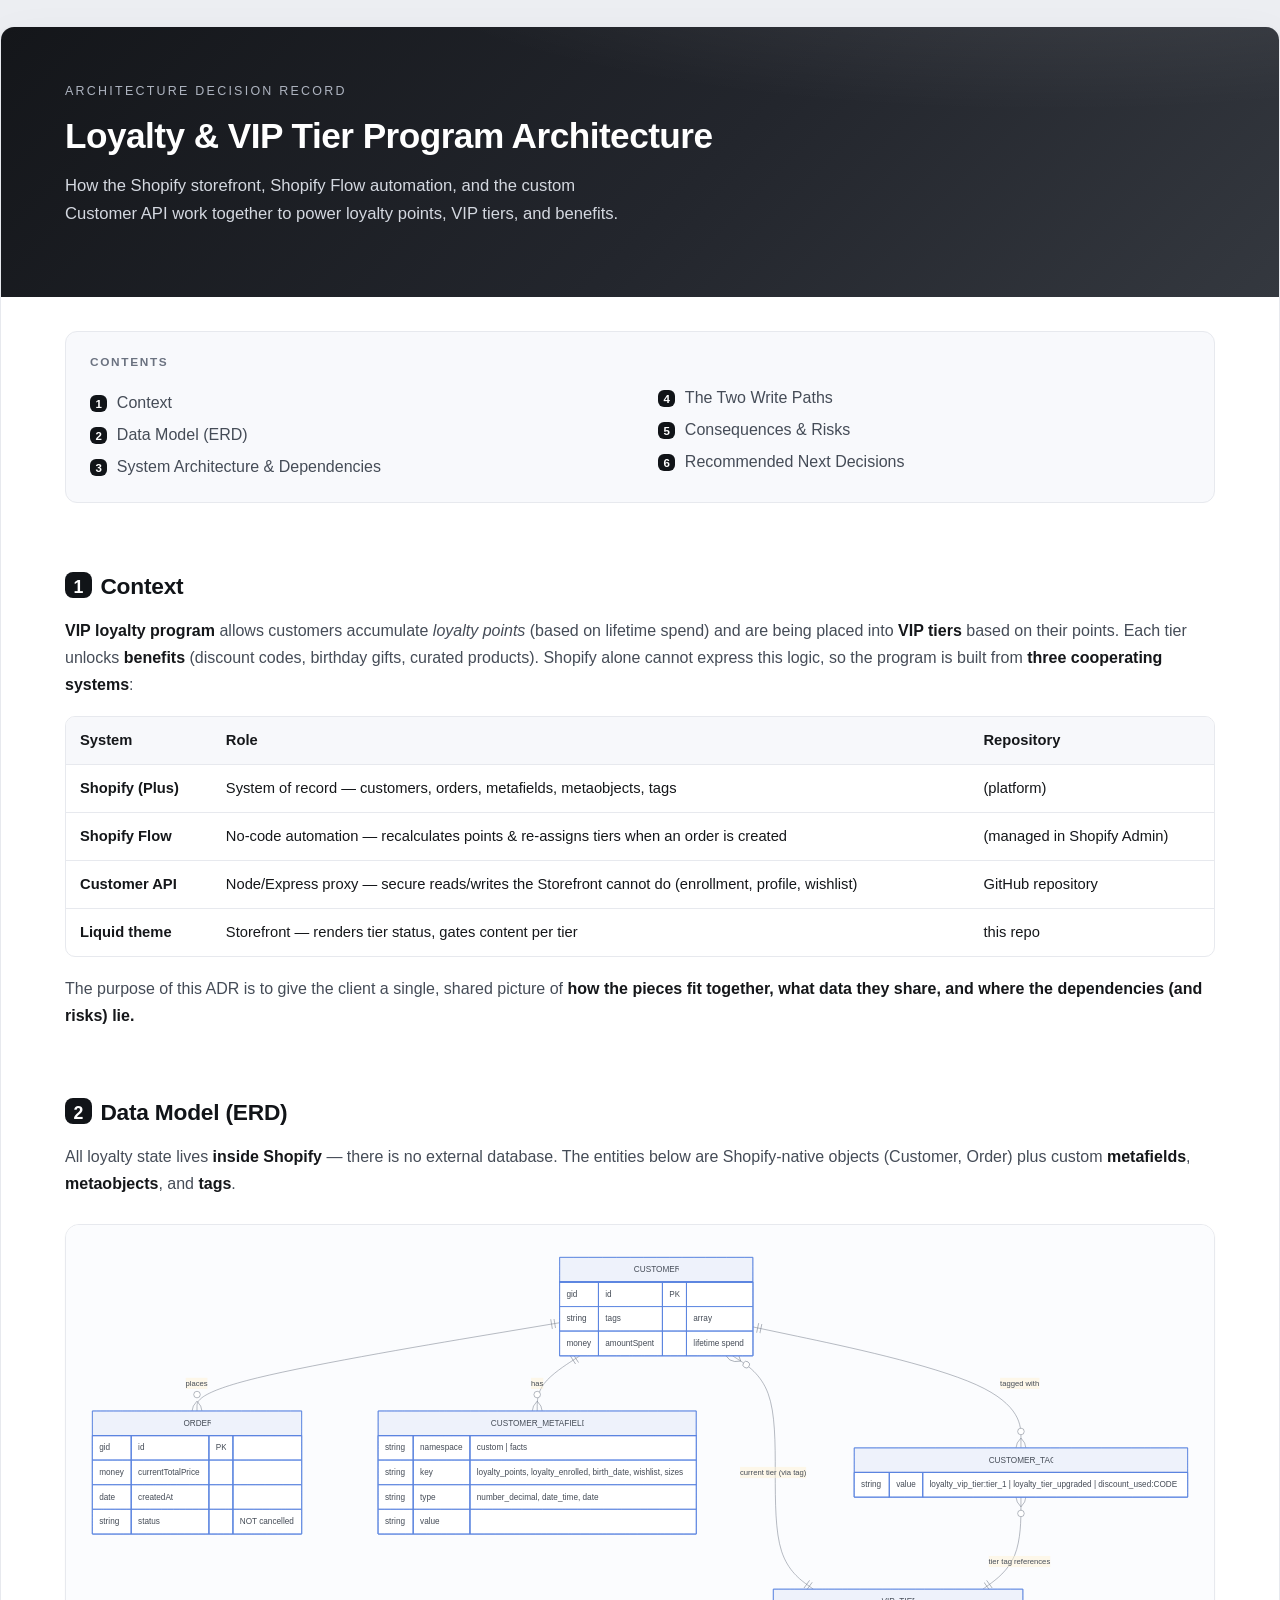
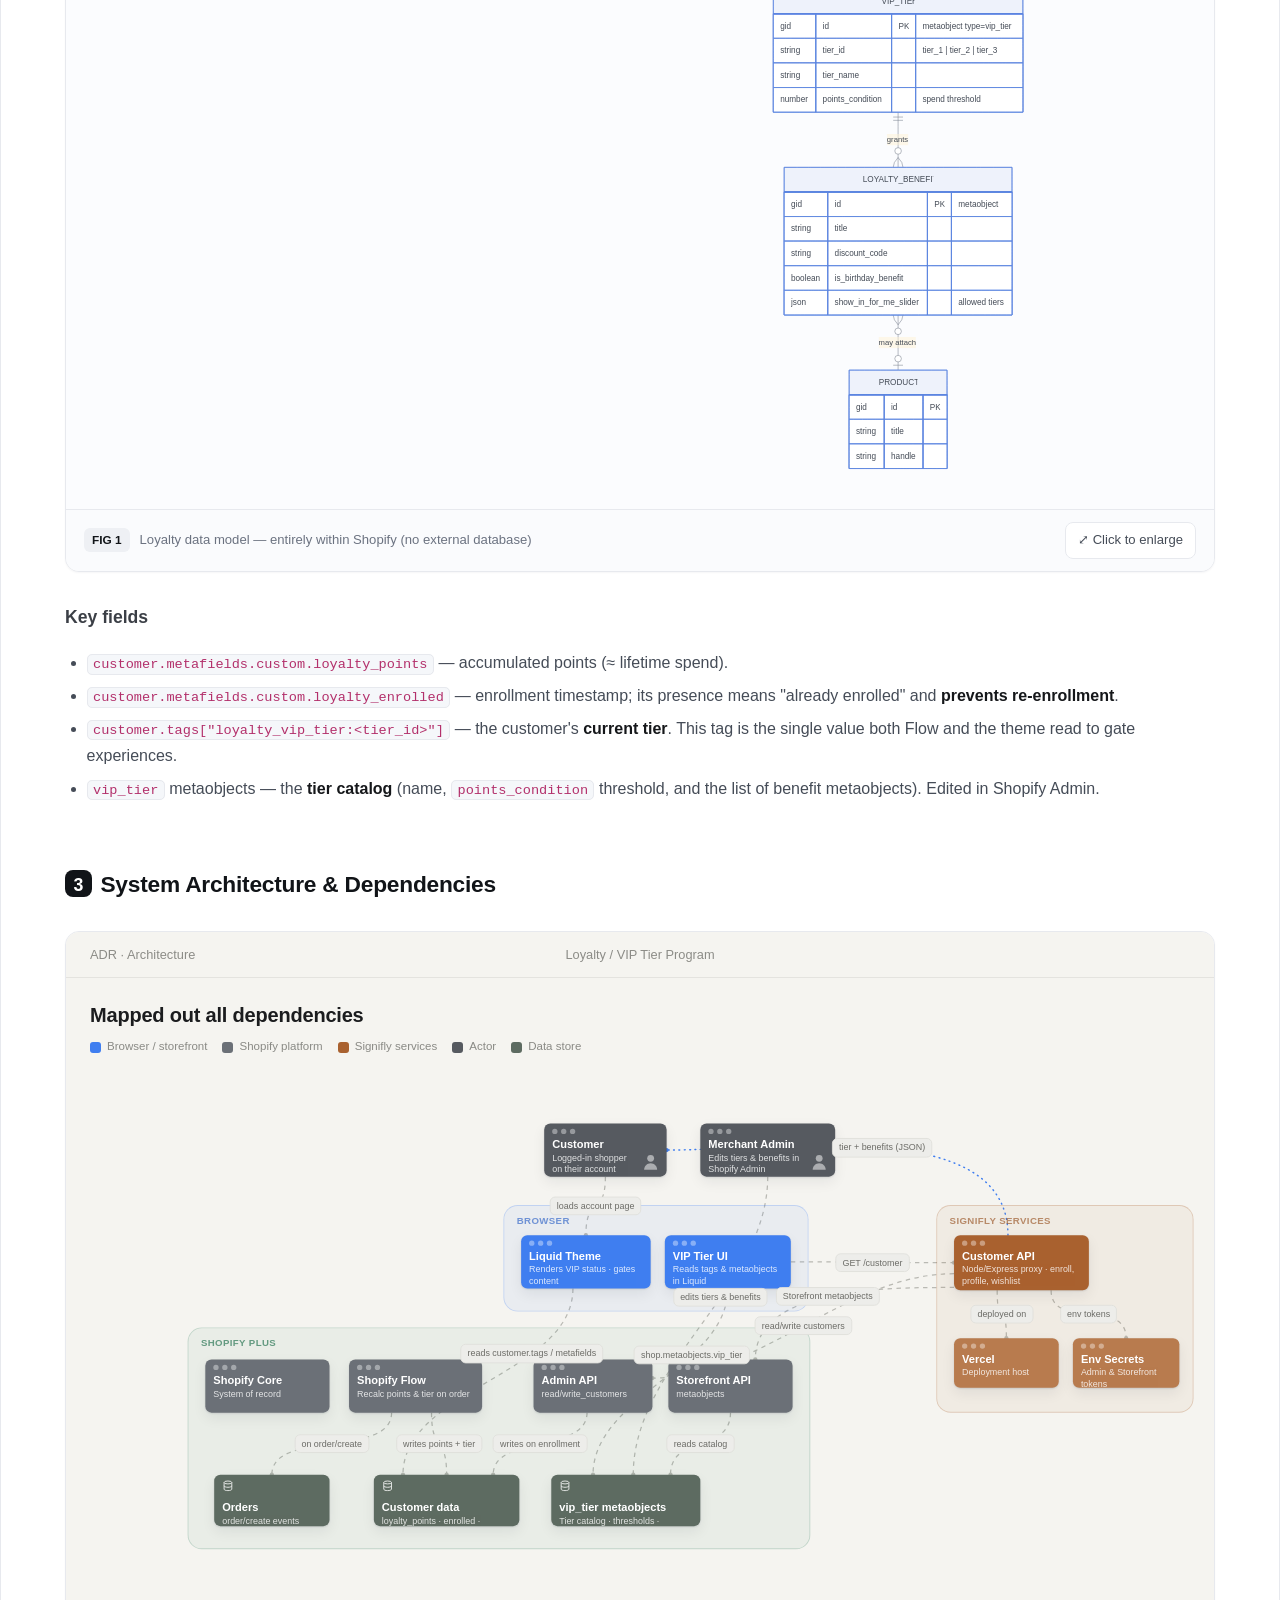
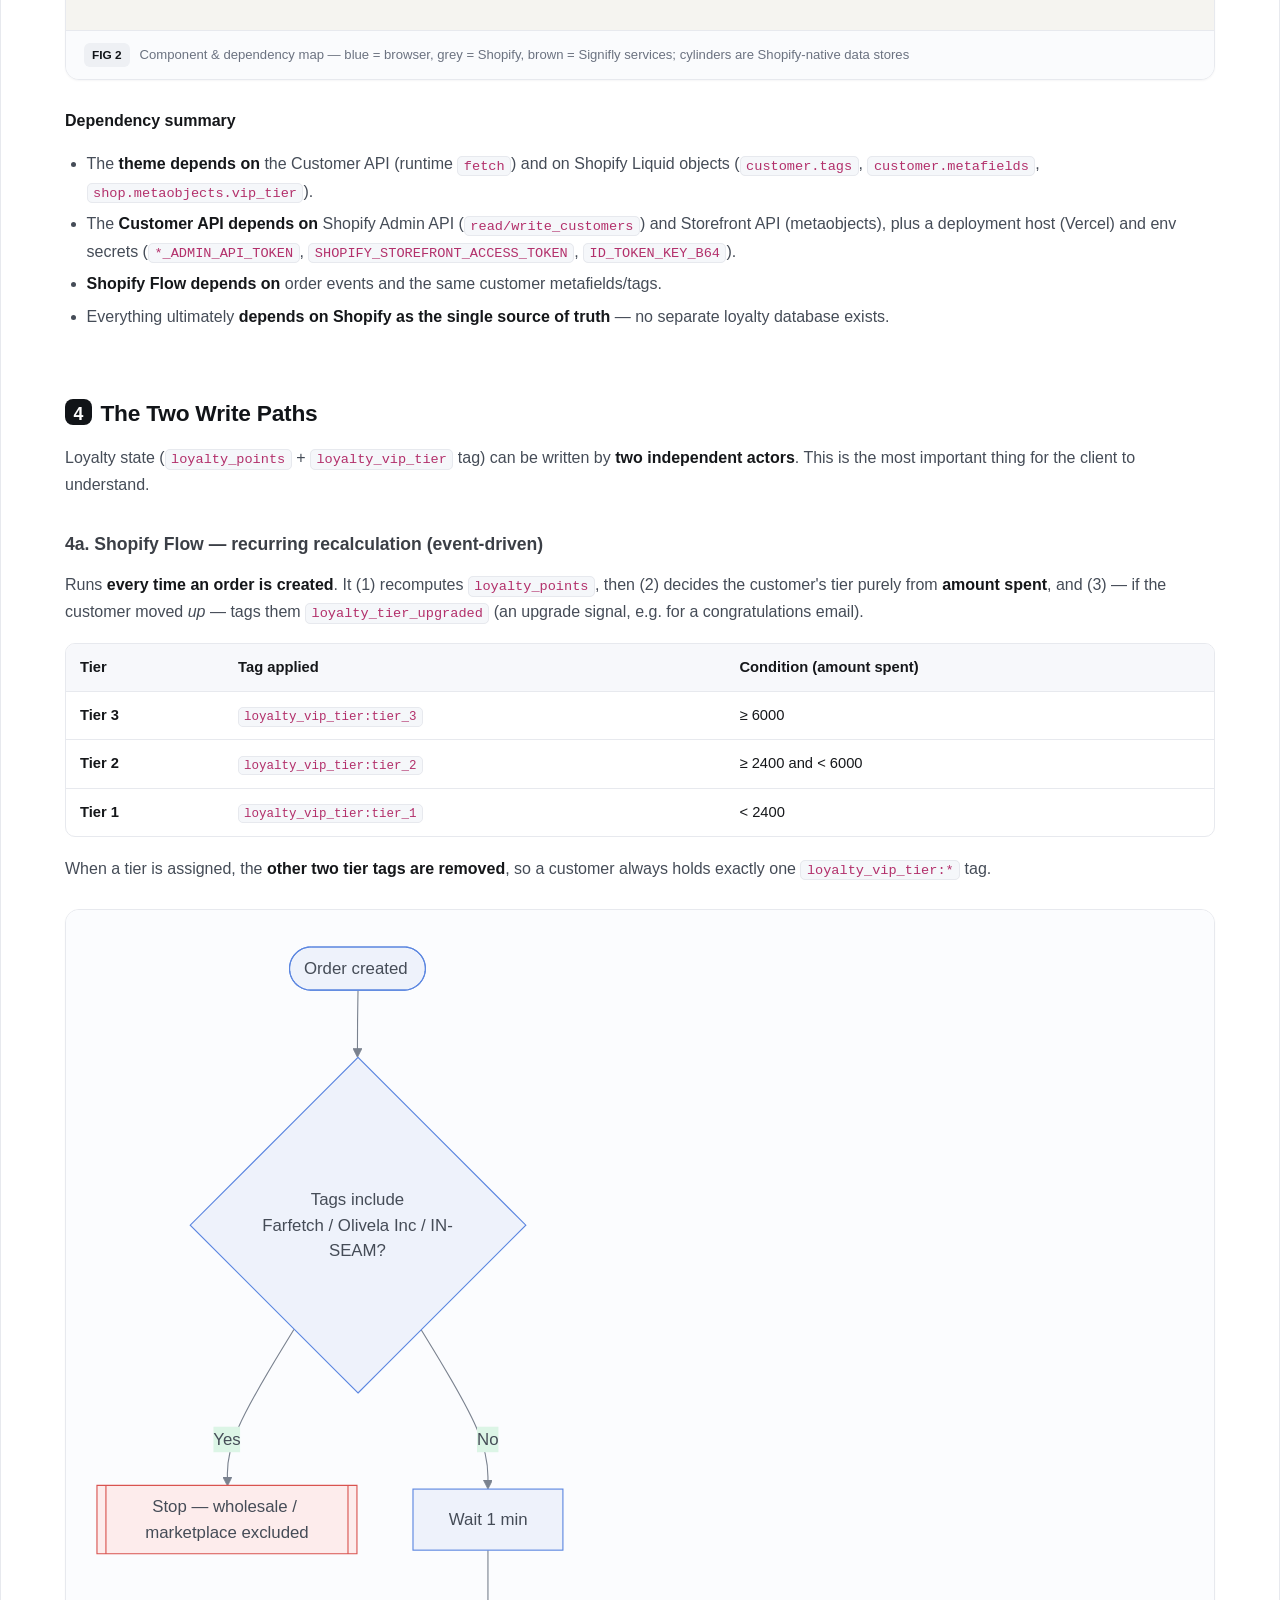
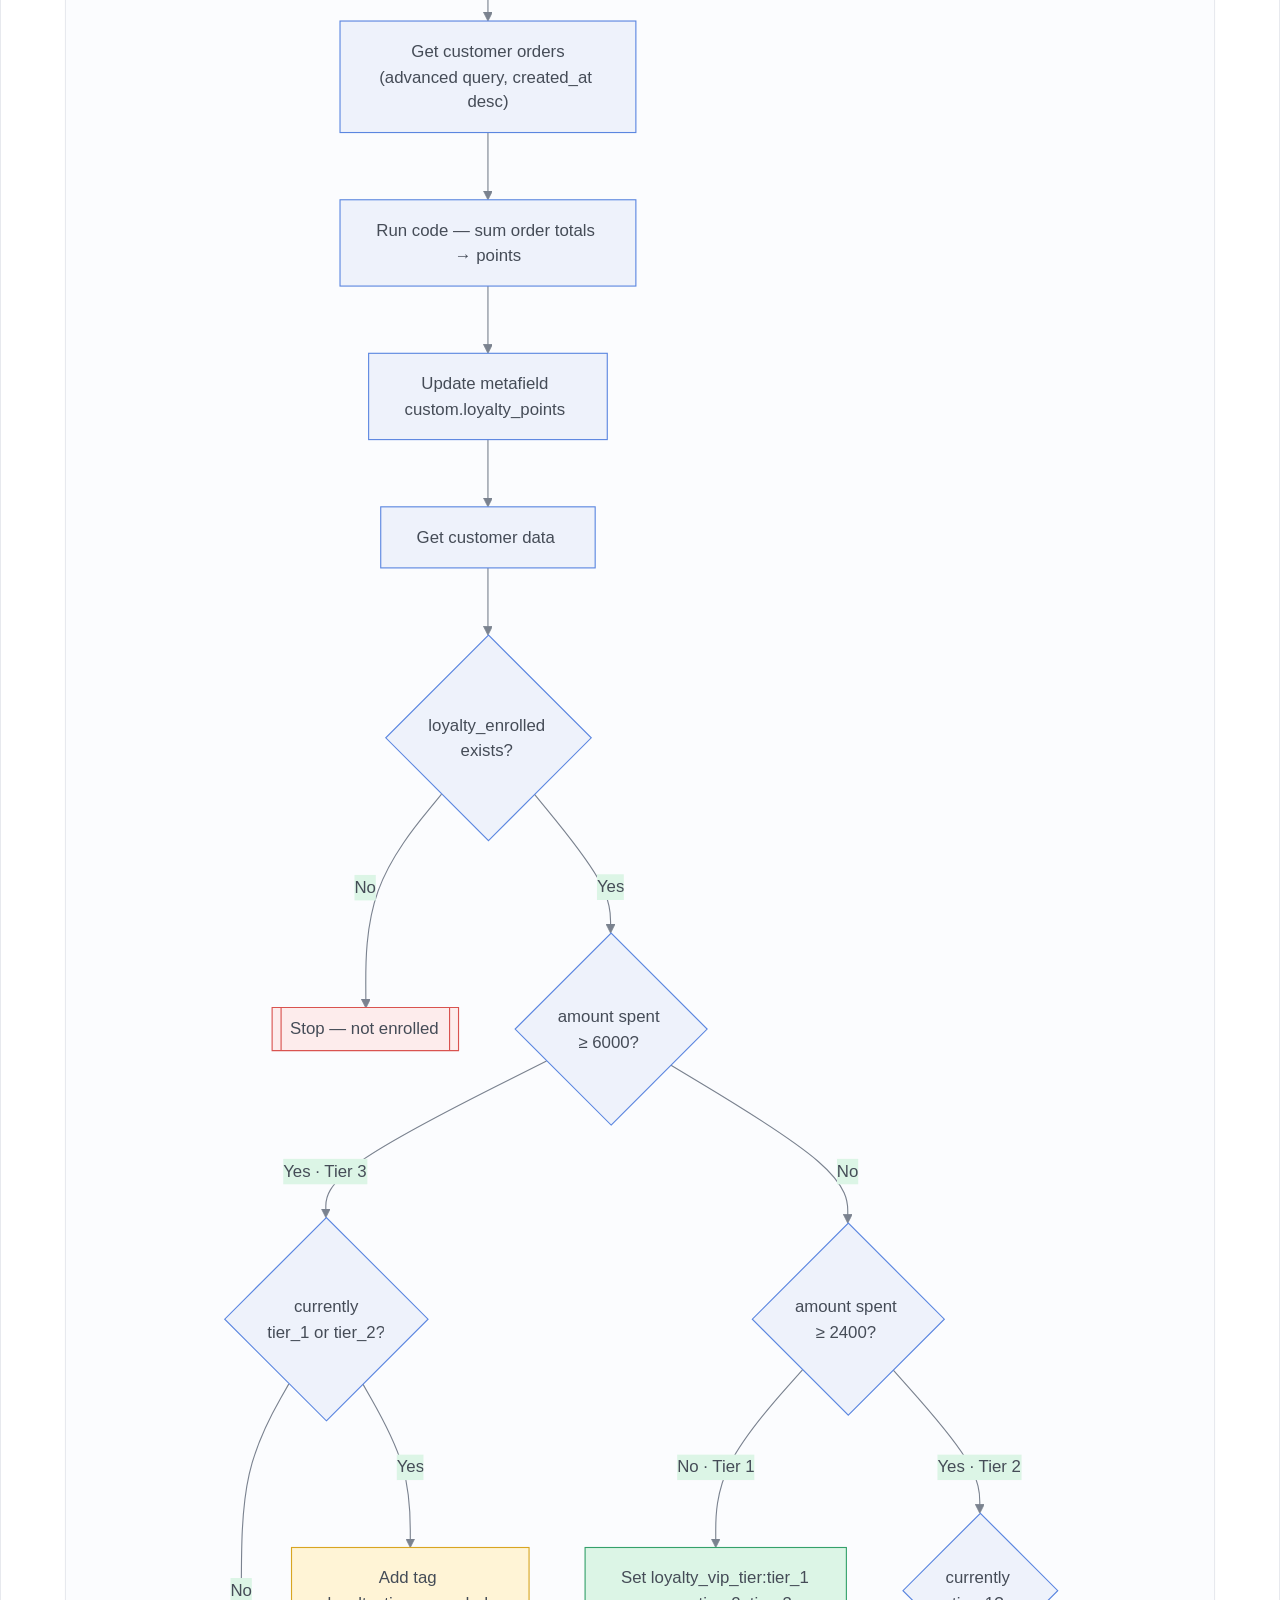
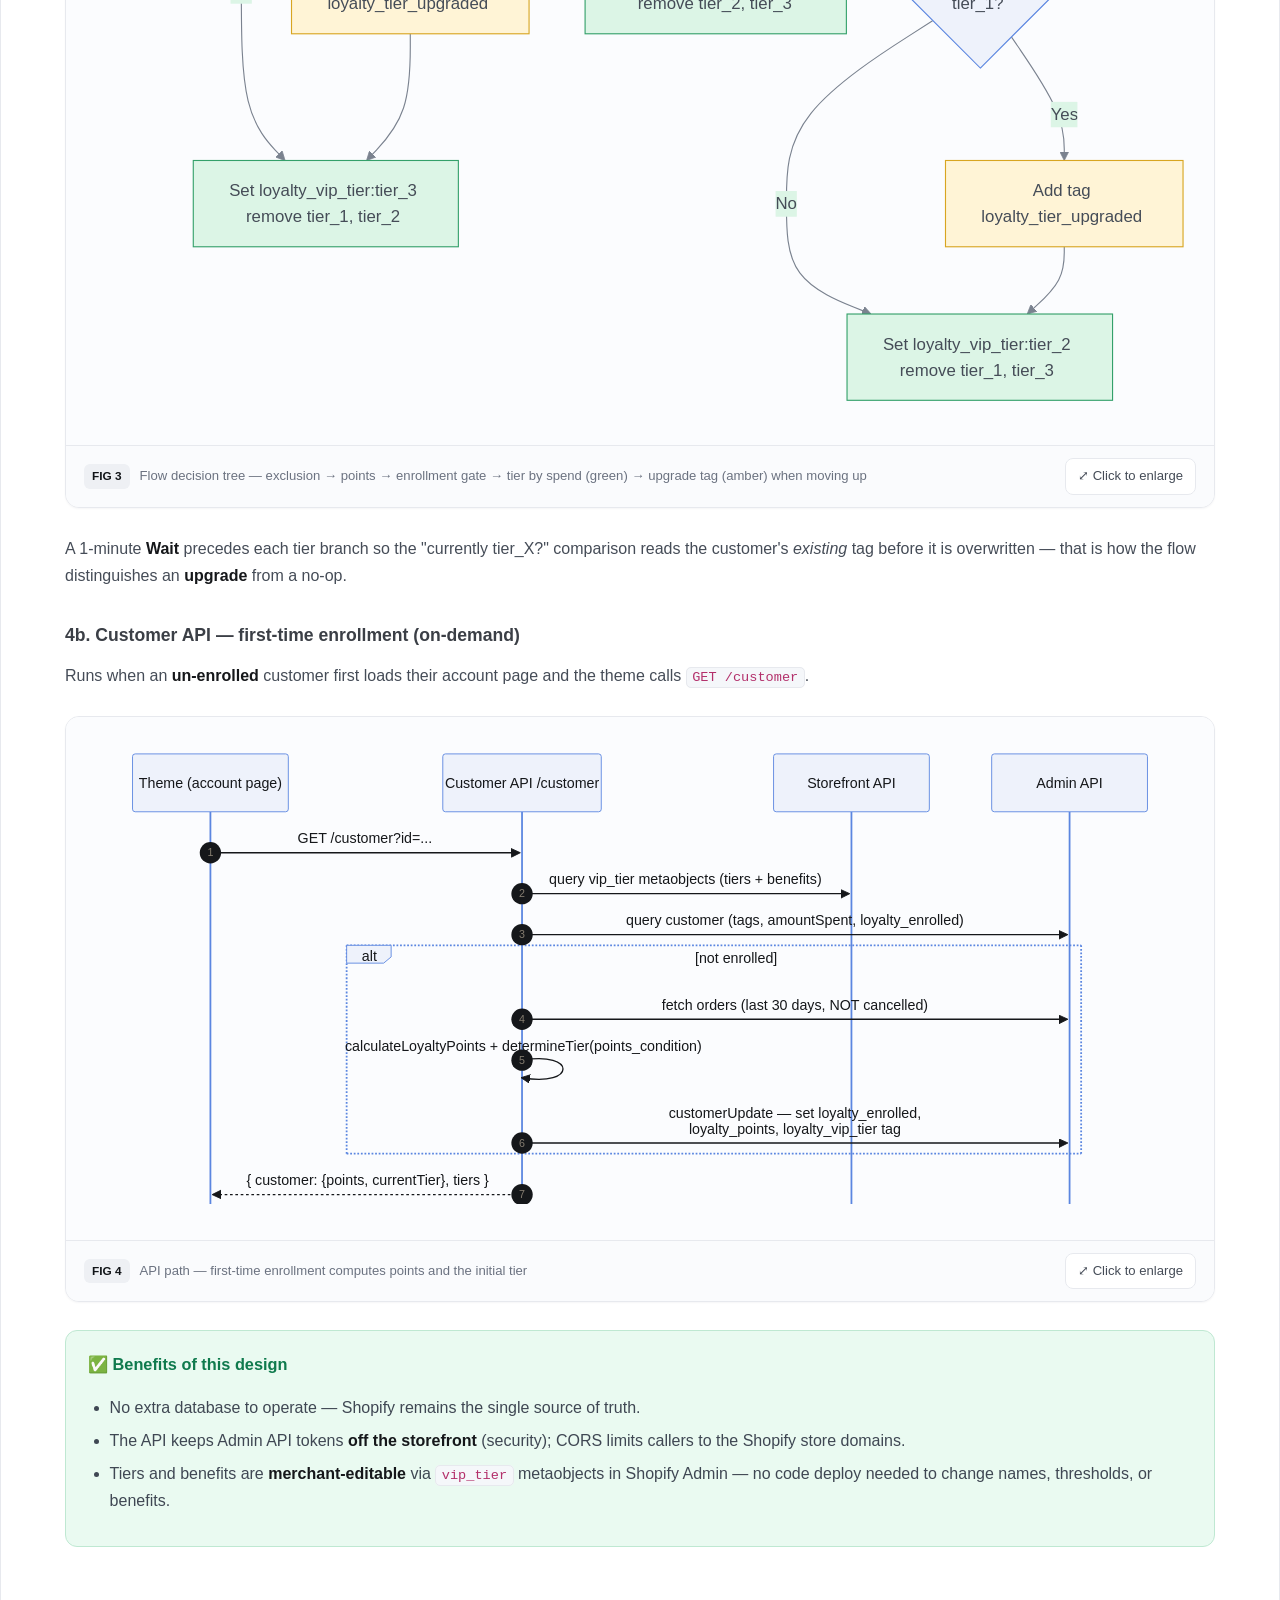
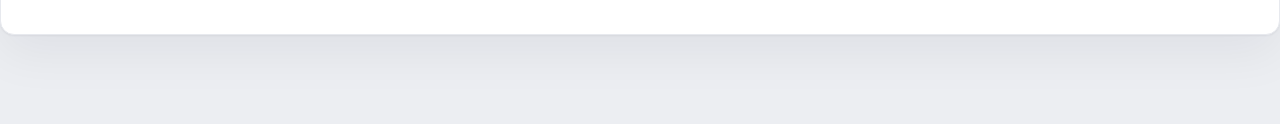
<file: signifly/loyalty-program-architecture.html>
<!doctype html>
<html lang="en">
  <head>
    <meta charset="utf-8" />
    <meta name="viewport" content="width=device-width, initial-scale=1" />
    <title>
      ADR-0001 · Loyalty / VIP Tier Program Architecture
    </title>
    <style>
      :root {
        --ink: #15171a;
        --soft: #454c57;
        --muted: #6b7280;
        --rule: #e7e9ee;
        --bg: #ffffff;
        --page: #eceef2;
        --code-bg: #f5f7fa;
        --link: #2752e7;
        --brand: #111418;
        --brand2: #3b3f46;
        --ok: #0f7a4d;
        --ok-bg: #eafaf1;
        --ok-rule: #bfe8d2;
        --warn: #9a5b00;
        --warn-bg: #fff7e8;
        --warn-rule: #f3dca6;
        --maxw: 1500px;
      }
      * {
        box-sizing: border-box;
      }
      html {
        scroll-behavior: smooth;
        -webkit-text-size-adjust: 100%;
      }
      body {
        margin: 0;
        background: var(--page);
        color: var(--ink);
        font:
          16px/1.7 -apple-system,
          BlinkMacSystemFont,
          "Segoe UI",
          Roboto,
          Helvetica,
          Arial,
          sans-serif;
      }

      .topbar {
        position: sticky;
        top: 0;
        z-index: 40;
        background: rgba(255, 255, 255, 0.88);
        backdrop-filter: saturate(180%) blur(10px);
        border-bottom: 1px solid var(--rule);
      }
      .topbar .inner {
        max-width: var(--maxw);
        margin: 0 auto;
        padding: 10px 28px;
        display: flex;
        align-items: center;
        gap: 14px;
        font-size: 0.85rem;
        color: var(--muted);
      }
      .topbar .tag {
        font-weight: 700;
        letter-spacing: 0.08em;
        text-transform: uppercase;
        color: var(--brand);
        font-size: 0.72rem;
        border: 1px solid var(--rule);
        border-radius: 999px;
        padding: 3px 10px;
        background: #fff;
      }
      .topbar .spacer {
        flex: 1;
      }
      .btn {
        appearance: none;
        cursor: pointer;
        font: inherit;
        font-size: 0.82rem;
        border: 1px solid var(--rule);
        background: #fff;
        color: var(--soft);
        padding: 6px 12px;
        border-radius: 8px;
        text-decoration: none;
        transition: 0.15s;
      }
      .btn:hover {
        border-color: #cbd2dd;
        color: var(--ink);
      }

      .sheet {
        max-width: var(--maxw);
        margin: 26px auto 90px;
        background: var(--bg);
        border: 1px solid var(--rule);
        border-radius: 14px;
        overflow: hidden;
        box-shadow:
          0 1px 2px rgba(16, 24, 40, 0.05),
          0 18px 50px rgba(16, 24, 40, 0.06);
      }

      .cover {
        padding: 54px 64px 42px;
        color: #fff;
        background:
          radial-gradient(
            1200px 320px at 82% -40%,
            rgba(255, 255, 255, 0.13),
            transparent 60%
          ),
          linear-gradient(135deg, #14161a 0%, #23262d 55%, #34383f 100%);
      }
      .cover .eyebrow {
        font-size: 0.78rem;
        letter-spacing: 0.18em;
        text-transform: uppercase;
        color: #aeb4c0;
        margin: 0 0 14px;
      }
      .cover h1 {
        margin: 0;
        font-size: 2.2rem;
        line-height: 1.16;
        letter-spacing: -0.015em;
        font-weight: 680;
      }
      .cover .sub {
        margin: 15px 0 26px;
        color: #d4d8e0;
        font-size: 1.04rem;
        max-width: 62ch;
      }
      .meta {
        display: flex;
        flex-wrap: wrap;
        gap: 8px;
      }
      .meta .m {
        background: rgba(255, 255, 255, 0.1);
        border: 1px solid rgba(255, 255, 255, 0.18);
        border-radius: 999px;
        padding: 6px 13px;
        font-size: 0.8rem;
        color: #eef0f4;
      }
      .meta .m b {
        color: #fff;
        font-weight: 650;
      }

      .body {
        padding: 8px 64px 64px;
      }

      .toc {
        margin: 26px 0 8px;
        padding: 20px 24px;
        background: #f8f9fc;
        border: 1px solid var(--rule);
        border-radius: 12px;
      }
      .toc h4 {
        margin: 0 0 12px;
        font-size: 0.74rem;
        letter-spacing: 0.14em;
        text-transform: uppercase;
        color: var(--muted);
      }
      .toc ol {
        margin: 0;
        padding: 0;
        list-style: none;
        counter-reset: t;
        columns: 2;
        column-gap: 36px;
      }
      .toc li {
        margin: 0.3em 0;
        counter-increment: t;
        break-inside: avoid;
      }
      .toc a {
        color: var(--soft);
        display: flex;
        gap: 0.6em;
        align-items: baseline;
        text-decoration: none;
      }
      .toc a::before {
        content: counter(t);
        color: #fff;
        background: var(--brand);
        border-radius: 6px;
        min-width: 1.5em;
        height: 1.5em;
        display: inline-grid;
        place-items: center;
        font-size: 0.72em;
        font-weight: 700;
      }
      .toc a:hover {
        color: var(--ink);
      }

      h2 {
        font-size: 1.42rem;
        font-weight: 660;
        letter-spacing: -0.01em;
        color: var(--brand);
        margin: 2.5em 0 0.5em;
        padding-top: 0.3em;
        scroll-margin-top: 64px;
      }
      h2 .num {
        display: inline-grid;
        place-items: center;
        width: 1.5em;
        height: 1.5em;
        margin-right: 0.5em;
        background: var(--brand);
        color: #fff;
        border-radius: 8px;
        font-size: 0.78em;
        font-weight: 700;
        vertical-align: 0.06em;
      }
      h3 {
        font-size: 1.1rem;
        font-weight: 650;
        margin: 1.8em 0 0.5em;
        color: var(--brand2);
      }
      p {
        margin: 0.7em 0;
        color: var(--soft);
      }
      p strong,
      li strong {
        color: var(--ink);
      }
      a {
        color: var(--link);
        text-decoration: none;
      }
      a:hover {
        text-decoration: underline;
      }
      ul,
      ol {
        padding-left: 1.35em;
      }
      li {
        margin: 0.35em 0;
        color: var(--soft);
      }
      code {
        font-family:
          ui-monospace, SFMono-Regular, "SF Mono", Menlo, Consolas, monospace;
        font-size: 0.85em;
        background: var(--code-bg);
        padding: 0.13em 0.4em;
        border-radius: 5px;
        border: 1px solid var(--rule);
        color: #b3306b;
      }

      table {
        border-collapse: separate;
        border-spacing: 0;
        width: 100%;
        margin: 1.2em 0;
        font-size: 0.92rem;
        border: 1px solid var(--rule);
        border-radius: 10px;
        overflow: hidden;
      }
      th,
      td {
        padding: 11px 14px;
        text-align: left;
        vertical-align: top;
        border-bottom: 1px solid var(--rule);
      }
      th {
        background: #f7f8fb;
        font-weight: 650;
        color: var(--ink);
      }
      tr:last-child td {
        border-bottom: 0;
      }
      tbody tr:hover td {
        background: #fafbfd;
      }

      figure.diagram {
        margin: 1.7em 0;
        border: 1px solid var(--rule);
        border-radius: 14px;
        overflow: hidden;
        background: #fff;
        box-shadow: 0 1px 2px rgba(16, 24, 40, 0.04);
      }
      figure.diagram .frame {
        position: relative;
        padding: 28px 22px;
        text-align: center;
        overflow: auto;
        background:
          linear-gradient(#fbfcfe, #fbfcfe) padding-box,
          repeating-linear-gradient(0deg, #f1f4f8 0 1px, transparent 1px 24px),
          repeating-linear-gradient(90deg, #f1f4f8 0 1px, transparent 1px 24px);
      }
      figure.diagram svg {
        max-width: 100%;
        height: auto;
        cursor: zoom-in;
      }
      figcaption {
        display: flex;
        align-items: center;
        gap: 10px;
        padding: 12px 18px;
        border-top: 1px solid var(--rule);
        background: #fafbfd;
        font-size: 0.82rem;
        color: var(--muted);
      }
      figcaption .lbl {
        font-weight: 700;
        color: var(--brand);
        background: #eef0f4;
        border-radius: 6px;
        padding: 2px 8px;
        font-size: 0.74rem;
      }
      figcaption .zoom {
        margin-left: auto;
      }

      .callout {
        border: 1px solid var(--rule);
        border-radius: 12px;
        padding: 4px 22px 16px;
        margin: 1.4em 0;
      }
      .callout.ok {
        background: var(--ok-bg);
        border-color: var(--ok-rule);
      }
      .callout.warn {
        background: var(--warn-bg);
        border-color: var(--warn-rule);
      }
      .callout > .head {
        display: flex;
        align-items: center;
        gap: 10px;
        font-weight: 680;
        margin: 16px 0 4px;
        font-size: 1.02rem;
      }
      .callout.ok .head {
        color: var(--ok);
      }
      .callout.warn .head {
        color: var(--warn);
      }
      .callout p,
      .callout li {
        color: #3f4753;
      }
      .callout.warn ol {
        counter-reset: r;
        list-style: none;
        padding-left: 0;
      }
      .callout.warn ol li {
        position: relative;
        padding-left: 2.2em;
        counter-increment: r;
        margin: 0.7em 0;
      }
      .callout.warn ol li::before {
        content: counter(r);
        position: absolute;
        left: 0;
        top: 0.05em;
        width: 1.55em;
        height: 1.55em;
        background: var(--warn);
        color: #fff;
        border-radius: 7px;
        display: grid;
        place-items: center;
        font-size: 0.78em;
        font-weight: 700;
      }

      ul.tasks {
        list-style: none;
        padding-left: 0;
      }
      ul.tasks li {
        padding-left: 2em;
        position: relative;
        margin: 0.55em 0;
      }
      ul.tasks li::before {
        content: "";
        position: absolute;
        left: 0;
        top: 0.28em;
        width: 1.15em;
        height: 1.15em;
        border: 2px solid #c2c8d2;
        border-radius: 5px;
      }

      .lb {
        position: fixed;
        inset: 0;
        z-index: 80;
        background: rgba(15, 17, 20, 0.84);
        display: none;
        align-items: center;
        justify-content: center;
        padding: 24px;
      }
      .lb.open {
        display: flex;
      }
      .lb .canvas {
        background: #fff;
        border-radius: 14px;
        max-width: 96vw;
        max-height: 92vh;
        overflow: auto;
        padding: 30px;
        box-shadow: 0 30px 80px rgba(0, 0, 0, 0.5);
      }
      .lb .close {
        position: fixed;
        top: 18px;
        right: 22px;
        color: #fff;
        background: rgba(255, 255, 255, 0.14);
        border: 1px solid rgba(255, 255, 255, 0.25);
        border-radius: 10px;
        padding: 8px 14px;
        cursor: pointer;
        font: inherit;
      }
      .lb .hint {
        position: fixed;
        bottom: 18px;
        left: 0;
        right: 0;
        text-align: center;
        color: #cdd2db;
        font-size: 0.8rem;
      }

      footer.doc {
        max-width: var(--maxw);
        margin: 0 auto 60px;
        padding: 0 28px;
        color: var(--muted);
        font-size: 0.82rem;
        text-align: center;
      }

      @media (max-width: 760px) {
        .cover {
          padding: 38px 26px 30px;
        }
        .cover h1 {
          font-size: 1.72rem;
        }
        .body {
          padding: 6px 24px 44px;
        }
        .topbar .inner {
          padding: 10px 18px;
        }
        .toc ol {
          columns: 1;
        }
      }
      @media print {
        body {
          background: #fff;
        }
        .topbar,
        .lb,
        figcaption .zoom {
          display: none !important;
        }
        .sheet {
          border: 0;
          box-shadow: none;
          margin: 0;
          border-radius: 0;
          max-width: none;
        }
        .cover {
          color: #000;
          background: none;
          border-bottom: 2px solid #000;
        }
        .cover .eyebrow,
        .cover .sub {
          color: #444;
        }
        .meta .m {
          color: #000;
          border-color: #bbb;
          background: #f3f3f3;
        }
        h2 .num {
          background: #000;
        }
        figure.diagram {
          break-inside: avoid;
        }
        h2 {
          break-after: avoid;
        }
        .body {
          padding: 10px 0 0;
        }
      }

      /* ===== Embedded dependency board (FIG 2) ===== */
      .board-figure {
        margin: 1.7em 0;
        border: 1px solid var(--rule);
        border-radius: 14px;
        overflow: hidden;
        background: #fff;
        box-shadow: 0 1px 2px rgba(16, 24, 40, 0.04);
      }
      .depmap {
        --canvas: #f5f4f0;
        --d-rule: #e4e3df;
        --header-ink: #8c8c87;
        --title-ink: #1b1c1e;
        --chip-bg: #ededea;
        --chip-ink: #6c6c67;
        --chip-rule: #e0e0db;
        --line: #b9b9b3;
        --accent: #3f7ef0;
        --blue: #3f7ef0;
        --brown: #a9612f;
        --brown-lite: #b87b4e;
        --grey: #6b7077;
        --actor: #565a60;
        --db: #5d6b61;
        --g-blue-fill: rgba(63, 126, 240, 0.06);
        --g-blue-rule: rgba(63, 126, 240, 0.24);
        --g-green-fill: rgba(28, 110, 74, 0.05);
        --g-green-rule: rgba(28, 110, 74, 0.2);
        --g-brown-fill: rgba(169, 97, 47, 0.06);
        --g-brown-rule: rgba(169, 97, 47, 0.26);
        background: var(--canvas);
        font:
          15px/1.5 -apple-system, BlinkMacSystemFont, "Segoe UI", Roboto,
          Helvetica, Arial, sans-serif;
        color: var(--title-ink);
      }
      .depmap .rail {
        display: flex;
        align-items: center;
        padding: 13px 24px;
        font-size: 0.8rem;
        color: var(--header-ink);
        border-bottom: 1px solid var(--d-rule);
      }
      .depmap .rail .left { flex: 1; }
      .depmap .rail .center { flex: 1; text-align: center; }
      .depmap .rail .right {
        flex: 1;
        text-align: right;
        font-weight: 600;
        color: #6f6f6a;
      }
      .depmap .dm-title {
        margin: 22px 0 6px;
        padding: 0 24px;
        font-size: 1.25rem;
        font-weight: 600;
        letter-spacing: -0.01em;
        color: var(--title-ink);
      }
      .depmap .legend {
        display: flex;
        flex-wrap: wrap;
        gap: 15px;
        padding: 2px 24px 0;
        font-size: 0.72rem;
        color: #8a8a85;
      }
      .depmap .legend span { display: inline-flex; align-items: center; gap: 6px; }
      .depmap .legend i { width: 11px; height: 11px; border-radius: 3px; display: inline-block; }
      .depmap .board-wrap { padding: 16px 24px 26px; }
      .depmap .scaler { position: relative; margin: 0 auto; }
      .depmap .stage { position: relative; width: 1240px; height: 600px; transform-origin: top left; }
      .depmap .wires {
        position: absolute;
        inset: 0;
        width: 100%;
        height: 100%;
        overflow: visible;
        pointer-events: none;
      }
      .depmap .group { position: absolute; border-radius: 16px; border: 1px solid; }
      .depmap .group > .glabel {
        position: absolute;
        top: 8px;
        left: 14px;
        font-size: 0.68rem;
        letter-spacing: 0.04em;
        text-transform: uppercase;
        font-weight: 600;
        opacity: 0.65;
      }
      .depmap .group.blue { background: var(--g-blue-fill); border-color: var(--g-blue-rule); }
      .depmap .group.blue .glabel { color: #2f63c7; }
      .depmap .group.green { background: var(--g-green-fill); border-color: var(--g-green-rule); }
      .depmap .group.green .glabel { color: #1c6e4a; }
      .depmap .group.brown { background: var(--g-brown-fill); border-color: var(--g-brown-rule); }
      .depmap .group.brown .glabel { color: #9a5526; }
      .depmap .node {
        position: absolute;
        border-radius: 7px;
        padding: 6px 9px 8px;
        color: #fff;
        box-shadow: 0 1px 2px rgba(16, 24, 40, 0.12), 0 6px 16px rgba(16, 24, 40, 0.07);
        overflow: hidden;
      }
      .depmap .node .dots { display: flex; gap: 4px; margin-bottom: 5px; }
      .depmap .node .dots i { width: 6px; height: 6px; border-radius: 50%; background: rgba(255, 255, 255, 0.38); }
      .depmap .node .nt { font-size: 0.78rem; font-weight: 650; line-height: 1.15; }
      .depmap .node .ns { font-size: 0.63rem; line-height: 1.25; opacity: 0.82; margin-top: 2px; }
      .depmap .node.blue { background: var(--blue); }
      .depmap .node.brown { background: var(--brown); }
      .depmap .node.brownlite { background: var(--brown-lite); }
      .depmap .node.grey { background: var(--grey); }
      .depmap .node.actor { background: var(--actor); }
      .depmap .node.db { background: var(--db); }
      .depmap .node.actor .person { position: absolute; right: 7px; bottom: 6px; width: 22px; height: 22px; opacity: 0.5; }
      .depmap .node.actor .nt, .depmap .node.actor .ns { padding-right: 26px; }
      .depmap .node.db .dbicon { width: 13px; height: 13px; margin-bottom: 4px; opacity: 0.85; }
      .depmap .elabel {
        position: absolute;
        transform: translate(-50%, -50%);
        background: var(--chip-bg);
        color: var(--chip-ink);
        border: 1px solid var(--chip-rule);
        border-radius: 6px;
        padding: 2px 7px;
        font-size: 0.63rem;
        font-weight: 500;
        white-space: nowrap;
        pointer-events: none;
      }
      .depmap .mascot { position: absolute; right: 10px; bottom: -4px; width: 72px; height: 86px; }
    </style>
  </head>
  <body>

    <article class="sheet">
      <header class="cover">
        <p class="eyebrow">Architecture Decision Record</p>
        <h1>Loyalty &amp; VIP Tier Program Architecture</h1>
        <p class="sub">
          How the Shopify storefront, Shopify Flow automation, and the custom
          Customer API work together to power loyalty points, VIP tiers, and
          benefits.
        </p>
      </header>

      <div class="body">
        <nav class="toc">
          <h4>Contents</h4>
          <ol>
            <li><a href="#sec-1">Context</a></li>
            <li><a href="#sec-2">Data Model (ERD)</a></li>
            <li><a href="#sec-3">System Architecture &amp; Dependencies</a></li>
            <li><a href="#sec-4">The Two Write Paths</a></li>
            <li><a href="#sec-5">Consequences &amp; Risks</a></li>
            <li><a href="#sec-6">Recommended Next Decisions</a></li>
          </ol>
        </nav>

        <h2 id="sec-1"><span class="num">1</span>Context</h2>
        <p>
          <strong>VIP loyalty program</strong> allows
          customers accumulate <em>loyalty points</em> (based on lifetime spend)
          and are being placed into <strong>VIP tiers</strong> based on their points. Each tier unlocks
          <strong>benefits</strong> (discount codes, birthday gifts, curated
          products). Shopify alone cannot express this logic, so the program is
          built from <strong>three cooperating systems</strong>:
        </p>
        <table>
          <thead>
            <tr>
              <th>System</th>
              <th>Role</th>
              <th>Repository</th>
            </tr>
          </thead>
          <tbody>
            <tr>
              <td><strong>Shopify (Plus)</strong></td>
              <td>
                System of record — customers, orders, metafields, metaobjects,
                tags
              </td>
              <td>(platform)</td>
            </tr>
            <tr>
              <td><strong>Shopify Flow</strong></td>
              <td>
                No-code automation — recalculates points &amp; re-assigns tiers
                when an order is created
              </td>
              <td>(managed in Shopify Admin)</td>
            </tr>
            <tr>
              <td><strong>Customer API</strong></td>
              <td>
                Node/Express proxy — secure reads/writes the Storefront cannot
                do (enrollment, profile, wishlist)
              </td>
              <td>
                GitHub repository
              </td>
            </tr>
            <tr>
              <td><strong>Liquid theme</strong></td>
              <td>Storefront — renders tier status, gates content per tier</td>
              <td>this repo</td>
            </tr>
          </tbody>
        </table>
        <p>
          The purpose of this ADR is to give the client a single, shared picture
          of
          <strong
            >how the pieces fit together, what data they share, and where the
            dependencies (and risks) lie.</strong
          >
        </p>

        <h2 id="sec-2"><span class="num">2</span>Data Model (ERD)</h2>
        <p>
          All loyalty state lives <strong>inside Shopify</strong> — there is no
          external database. The entities below are Shopify-native objects
          (Customer, Order) plus custom <strong>metafields</strong>,
          <strong>metaobjects</strong>, and <strong>tags</strong>.
        </p>

        <figure class="diagram">
          <div class="frame"><svg id="svg-erd" width="100%" xmlns="http://www.w3.org/2000/svg" xmlns:xlink="http://www.w3.org/1999/xlink" class="erDiagram" viewBox="0 0 2019.75 1500" role="graphics-document document" aria-roledescription="er"><style>#svg-erd{font-family:-apple-system,BlinkMacSystemFont,Segoe UI,Roboto,Helvetica,Arial,sans-serif;font-size:15px;fill:#15171a;}@keyframes edge-animation-frame{from{stroke-dashoffset:0;}}@keyframes dash{to{stroke-dashoffset:0;}}#svg-erd .edge-animation-slow{stroke-dasharray:9,5!important;stroke-dashoffset:900;animation:dash 50s linear infinite;stroke-linecap:round;}#svg-erd .edge-animation-fast{stroke-dasharray:9,5!important;stroke-dashoffset:900;animation:dash 20s linear infinite;stroke-linecap:round;}#svg-erd .error-icon{fill:#fff4d6;}#svg-erd .error-text{fill:#000b29;stroke:#000b29;}#svg-erd .edge-thickness-normal{stroke-width:1px;}#svg-erd .edge-thickness-thick{stroke-width:3.5px;}#svg-erd .edge-pattern-solid{stroke-dasharray:0;}#svg-erd .edge-thickness-invisible{stroke-width:0;fill:none;}#svg-erd .edge-pattern-dashed{stroke-dasharray:3;}#svg-erd .edge-pattern-dotted{stroke-dasharray:2;}#svg-erd .marker{fill:#7a828f;stroke:#7a828f;}#svg-erd .marker.cross{stroke:#7a828f;}#svg-erd svg{font-family:-apple-system,BlinkMacSystemFont,Segoe UI,Roboto,Helvetica,Arial,sans-serif;font-size:15px;}#svg-erd p{margin:0;}#svg-erd .entityBox{fill:#eef2fb;stroke:#5b86e0;}#svg-erd .relationshipLabelBox{fill:#fff4d6;opacity:0.7;background-color:#fff4d6;}#svg-erd .relationshipLabelBox rect{opacity:0.5;}#svg-erd .labelBkg{background-color:rgba(255, 244, 214, 0.5);}#svg-erd .edgeLabel{background-color:#dcf5e6;}#svg-erd .edgeLabel .label rect{fill:#dcf5e6;}#svg-erd .edgeLabel .label text{fill:#15171a;}#svg-erd .edgeLabel .label{fill:#5b86e0;font-size:14px;}#svg-erd .label{font-family:-apple-system,BlinkMacSystemFont,Segoe UI,Roboto,Helvetica,Arial,sans-serif;color:#15171a;}#svg-erd .edge-pattern-dashed{stroke-dasharray:8,8;}#svg-erd .node rect,#svg-erd .node circle,#svg-erd .node ellipse,#svg-erd .node polygon{fill:#eef2fb;stroke:#5b86e0;stroke-width:1px;}#svg-erd .relationshipLine{stroke:#7a828f;stroke-width:1px;fill:none;}#svg-erd .marker{fill:none!important;stroke:#7a828f!important;stroke-width:1;}#svg-erd [data-look=neo].labelBkg{background-color:rgba(255, 244, 214, 0.5);}#svg-erd .node .neo-node{stroke:#5b86e0;}#svg-erd [data-look="neo"].node rect,#svg-erd [data-look="neo"].cluster rect,#svg-erd [data-look="neo"].node polygon{stroke:url(#svg-erd-gradient);filter:drop-shadow( 1px 2px 2px rgba(185,185,185,1));}#svg-erd [data-look="neo"].node path{stroke:url(#svg-erd-gradient);stroke-width:1px;}#svg-erd [data-look="neo"].node .outer-path{filter:drop-shadow( 1px 2px 2px rgba(185,185,185,1));}#svg-erd [data-look="neo"].node .neo-line path{stroke:#5b86e0;filter:none;}#svg-erd [data-look="neo"].node circle{stroke:url(#svg-erd-gradient);filter:drop-shadow( 1px 2px 2px rgba(185,185,185,1));}#svg-erd [data-look="neo"].node circle .state-start{fill:#000000;}#svg-erd [data-look="neo"].icon-shape .icon{fill:url(#svg-erd-gradient);filter:drop-shadow( 1px 2px 2px rgba(185,185,185,1));}#svg-erd [data-look="neo"].icon-shape .icon-neo path{stroke:url(#svg-erd-gradient);filter:drop-shadow( 1px 2px 2px rgba(185,185,185,1));}#svg-erd :root{--mermaid-font-family:"trebuchet ms",verdana,arial,sans-serif;}</style><g><defs><marker id="svg-erd_er-onlyOneStart" class="marker onlyOne er" refX="0" refY="9" markerWidth="18" markerHeight="18" orient="auto"><path d="M9,0 L9,18 M15,0 L15,18"/></marker></defs><defs><marker id="svg-erd_er-onlyOneEnd" class="marker onlyOne er" refX="18" refY="9" markerWidth="18" markerHeight="18" orient="auto"><path d="M3,0 L3,18 M9,0 L9,18"/></marker></defs><defs><marker id="svg-erd_er-zeroOrOneStart" class="marker zeroOrOne er" refX="0" refY="9" markerWidth="30" markerHeight="18" orient="auto"><circle fill="white" cx="21" cy="9" r="6"/><path d="M9,0 L9,18"/></marker></defs><defs><marker id="svg-erd_er-zeroOrOneEnd" class="marker zeroOrOne er" refX="30" refY="9" markerWidth="30" markerHeight="18" orient="auto"><circle fill="white" cx="9" cy="9" r="6"/><path d="M21,0 L21,18"/></marker></defs><defs><marker id="svg-erd_er-oneOrMoreStart" class="marker oneOrMore er" refX="18" refY="18" markerWidth="45" markerHeight="36" orient="auto"><path d="M0,18 Q 18,0 36,18 Q 18,36 0,18 M42,9 L42,27"/></marker></defs><defs><marker id="svg-erd_er-oneOrMoreEnd" class="marker oneOrMore er" refX="27" refY="18" markerWidth="45" markerHeight="36" orient="auto"><path d="M3,9 L3,27 M9,18 Q27,0 45,18 Q27,36 9,18"/></marker></defs><defs><marker id="svg-erd_er-zeroOrMoreStart" class="marker zeroOrMore er" refX="18" refY="18" markerWidth="57" markerHeight="36" orient="auto"><circle fill="white" cx="48" cy="18" r="6"/><path d="M0,18 Q18,0 36,18 Q18,36 0,18"/></marker></defs><defs><marker id="svg-erd_er-zeroOrMoreEnd" class="marker zeroOrMore er" refX="39" refY="18" markerWidth="57" markerHeight="36" orient="auto"><circle fill="white" cx="9" cy="18" r="6"/><path d="M21,18 Q39,0 57,18 Q39,36 21,18"/></marker></defs><g class="root"><g class="clusters"/><g class="edgePaths"><path d="M862.82,127.559L752.253,146.049C641.685,164.539,420.549,201.52,309.982,228.427C199.414,255.333,199.414,272.167,199.414,280.583L199.414,289" id="svg-erd-id_entity-CUSTOMER-0_entity-ORDER-1_0" class="edge-thickness-normal edge-pattern-solid relationshipLine" style="undefined;;;undefined" data-edge="true" data-et="edge" data-id="id_entity-CUSTOMER-0_entity-ORDER-1_0" data-points="W3sieCI6ODYyLjgyMDMxMjUsInkiOjEyNy41NTkwNzUxNDM0MzM2Nn0seyJ4IjoxOTkuNDE0MDYyNSwieSI6MjM4LjV9LHsieCI6MTk5LjQxNDA2MjUsInkiOjI4OX1d" data-look="classic" marker-start="url(#svg-erd_er-onlyOneStart)" marker-end="url(#svg-erd_er-zeroOrMoreEnd)"/><path d="M900.089,188L887.044,196.417C874,204.833,847.91,221.667,834.865,238.5C821.82,255.333,821.82,272.167,821.82,280.583L821.82,289" id="svg-erd-id_entity-CUSTOMER-0_entity-CUSTOMER_METAFIELD-2_1" class="edge-thickness-normal edge-pattern-solid relationshipLine" style="undefined;;;undefined" data-edge="true" data-et="edge" data-id="id_entity-CUSTOMER-0_entity-CUSTOMER_METAFIELD-2_1" data-points="W3sieCI6OTAwLjA4OTEzNDc4NjQ3NjgsInkiOjE4OH0seyJ4Ijo4MjEuODIwMzEyNSwieSI6MjM4LjV9LHsieCI6ODIxLjgyMDMxMjUsInkiOjI4OX1d" data-look="classic" marker-start="url(#svg-erd_er-onlyOneStart)" marker-end="url(#svg-erd_er-zeroOrMoreEnd)"/><path d="M1216.336,135.22L1298.081,152.434C1379.826,169.647,1543.315,204.073,1625.06,240.953C1706.805,277.833,1706.805,317.167,1706.805,336.833L1706.805,356.5" id="svg-erd-id_entity-CUSTOMER-0_entity-CUSTOMER_TAG-3_2" class="edge-thickness-normal edge-pattern-solid relationshipLine" style="undefined;;;undefined" data-edge="true" data-et="edge" data-id="id_entity-CUSTOMER-0_entity-CUSTOMER_TAG-3_2" data-points="W3sieCI6MTIxNi4zMzU5Mzc1LCJ5IjoxMzUuMjIwNDQ5NjIyMzg3NDN9LHsieCI6MTcwNi44MDQ2ODc1LCJ5IjoyMzguNX0seyJ4IjoxNzA2LjgwNDY4NzUsInkiOjM1Ni41fV0=" data-look="classic" marker-start="url(#svg-erd_er-onlyOneStart)" marker-end="url(#svg-erd_er-zeroOrMoreEnd)"/><path d="M1179.067,188L1192.112,196.417C1205.157,204.833,1231.246,221.667,1244.291,257.25C1257.336,292.833,1257.336,347.167,1257.336,401.5C1257.336,455.833,1257.336,510.167,1268.94,545.75C1280.545,581.333,1303.753,598.167,1315.358,606.583L1326.962,615" id="svg-erd-id_entity-CUSTOMER-0_entity-VIP_TIER-4_3" class="edge-thickness-normal edge-pattern-solid relationshipLine" style="undefined;;;undefined" data-edge="true" data-et="edge" data-id="id_entity-CUSTOMER-0_entity-VIP_TIER-4_3" data-points="[base64]" data-look="classic" marker-start="url(#svg-erd_er-zeroOrMoreStart)" marker-end="url(#svg-erd_er-onlyOneEnd)"/><path d="M1482.07,840L1482.07,848.417C1482.07,856.833,1482.07,873.667,1482.07,890.5C1482.07,907.333,1482.07,924.167,1482.07,932.583L1482.07,941" id="svg-erd-id_entity-VIP_TIER-4_entity-LOYALTY_BENEFIT-5_4" class="edge-thickness-normal edge-pattern-solid relationshipLine" style="undefined;;;undefined" data-edge="true" data-et="edge" data-id="id_entity-VIP_TIER-4_entity-LOYALTY_BENEFIT-5_4" data-points="W3sieCI6MTQ4Mi4wNzAzMTI1LCJ5Ijo4NDB9LHsieCI6MTQ4Mi4wNzAzMTI1LCJ5Ijo4OTAuNX0seyJ4IjoxNDgyLjA3MDMxMjUsInkiOjk0MX1d" data-look="classic" marker-start="url(#svg-erd_er-onlyOneStart)" marker-end="url(#svg-erd_er-zeroOrMoreEnd)"/><path d="M1482.07,1211L1482.07,1219.417C1482.07,1227.833,1482.07,1244.667,1482.07,1261.5C1482.07,1278.333,1482.07,1295.167,1482.07,1303.583L1482.07,1312" id="svg-erd-id_entity-LOYALTY_BENEFIT-5_entity-PRODUCT-6_5" class="edge-thickness-normal edge-pattern-solid relationshipLine" style="undefined;;;undefined" data-edge="true" data-et="edge" data-id="id_entity-LOYALTY_BENEFIT-5_entity-PRODUCT-6_5" data-points="W3sieCI6MTQ4Mi4wNzAzMTI1LCJ5IjoxMjExfSx7IngiOjE0ODIuMDcwMzEyNSwieSI6MTI2MS41fSx7IngiOjE0ODIuMDcwMzEyNSwieSI6MTMxMn1d" data-look="classic" marker-start="url(#svg-erd_er-zeroOrMoreStart)" marker-end="url(#svg-erd_er-zeroOrOneEnd)"/><path d="M1706.805,446.5L1706.805,466.167C1706.805,485.833,1706.805,525.167,1695.2,553.25C1683.596,581.333,1660.387,598.167,1648.783,606.583L1637.178,615" id="svg-erd-id_entity-CUSTOMER_TAG-3_entity-VIP_TIER-4_6" class="edge-thickness-normal edge-pattern-solid relationshipLine" style="undefined;;;undefined" data-edge="true" data-et="edge" data-id="id_entity-CUSTOMER_TAG-3_entity-VIP_TIER-4_6" data-points="W3sieCI6MTcwNi44MDQ2ODc1LCJ5Ijo0NDYuNX0seyJ4IjoxNzA2LjgwNDY4NzUsInkiOjU2NC41fSx7IngiOjE2MzcuMTc4MzkzNDA0OTA4LCJ5Ijo2MTV9XQ==" data-look="classic" marker-start="url(#svg-erd_er-zeroOrMoreStart)" marker-end="url(#svg-erd_er-onlyOneEnd)"/></g><g class="edgeLabels"><g class="edgeLabel" transform="translate(199.4140625, 238.5)"><g class="label" data-id="id_entity-CUSTOMER-0_entity-ORDER-1_0" transform="translate(-21.0390625, -10.5)"><foreignObject width="42.078125" height="21"><div xmlns="http://www.w3.org/1999/xhtml" class="labelBkg" style="display: table-cell; white-space: nowrap; line-height: 1.5; max-width: 200px; text-align: center;"><span class="edgeLabel"><p>places</p></span></div></foreignObject></g></g><g class="edgeLabel" transform="translate(821.8203125, 238.5)"><g class="label" data-id="id_entity-CUSTOMER-0_entity-CUSTOMER_METAFIELD-2_1" transform="translate(-11.421875, -10.5)"><foreignObject width="22.84375" height="21"><div xmlns="http://www.w3.org/1999/xhtml" class="labelBkg" style="display: table-cell; white-space: nowrap; line-height: 1.5; max-width: 200px; text-align: center;"><span class="edgeLabel"><p>has</p></span></div></foreignObject></g></g><g class="edgeLabel" transform="translate(1706.8046875, 238.5)"><g class="label" data-id="id_entity-CUSTOMER-0_entity-CUSTOMER_TAG-3_2" transform="translate(-38.1953125, -10.5)"><foreignObject width="76.390625" height="21"><div xmlns="http://www.w3.org/1999/xhtml" class="labelBkg" style="display: table-cell; white-space: nowrap; line-height: 1.5; max-width: 200px; text-align: center;"><span class="edgeLabel"><p>tagged with</p></span></div></foreignObject></g></g><g class="edgeLabel" transform="translate(1257.3359375, 401.5)"><g class="label" data-id="id_entity-CUSTOMER-0_entity-VIP_TIER-4_3" transform="translate(-64.5234375, -10.5)"><foreignObject width="129.046875" height="21"><div xmlns="http://www.w3.org/1999/xhtml" class="labelBkg" style="display: table-cell; white-space: nowrap; line-height: 1.5; max-width: 200px; text-align: center;"><span class="edgeLabel"><p>current tier (via tag)</p></span></div></foreignObject></g></g><g class="edgeLabel" transform="translate(1482.0703125, 890.5)"><g class="label" data-id="id_entity-VIP_TIER-4_entity-LOYALTY_BENEFIT-5_4" transform="translate(-20.5703125, -10.5)"><foreignObject width="41.140625" height="21"><div xmlns="http://www.w3.org/1999/xhtml" class="labelBkg" style="display: table-cell; white-space: nowrap; line-height: 1.5; max-width: 200px; text-align: center;"><span class="edgeLabel"><p>grants</p></span></div></foreignObject></g></g><g class="edgeLabel" transform="translate(1482.0703125, 1261.5)"><g class="label" data-id="id_entity-LOYALTY_BENEFIT-5_entity-PRODUCT-6_5" transform="translate(-35.6875, -10.5)"><foreignObject width="71.375" height="21"><div xmlns="http://www.w3.org/1999/xhtml" class="labelBkg" style="display: table-cell; white-space: nowrap; line-height: 1.5; max-width: 200px; text-align: center;"><span class="edgeLabel"><p>may attach</p></span></div></foreignObject></g></g><g class="edgeLabel" transform="translate(1706.8046875, 564.5)"><g class="label" data-id="id_entity-CUSTOMER_TAG-3_entity-VIP_TIER-4_6" transform="translate(-59.2890625, -10.5)"><foreignObject width="118.578125" height="21"><div xmlns="http://www.w3.org/1999/xhtml" class="labelBkg" style="display: table-cell; white-space: nowrap; line-height: 1.5; max-width: 200px; text-align: center;"><span class="edgeLabel"><p>tier tag references</p></span></div></foreignObject></g></g></g><g class="nodes"><g class="node default" id="svg-erd-entity-CUSTOMER-0" data-look="classic" transform="translate(1039.578125, 98)"><g class="outer-path" style=""><path d="M-176.7578125 -90 L176.7578125 -90 L176.7578125 90 L-176.7578125 90" stroke="none" stroke-width="0" fill="#eef2fb"/><path d="M-176.7578125 -90 C-37.5485769263297 -90, 101.6606586473406 -90, 176.7578125 -90 M-176.7578125 -90 C-36.67405600241858 -90, 103.40970049516284 -90, 176.7578125 -90 M176.7578125 -90 C176.7578125 -24.866104452376234, 176.7578125 40.26779109524753, 176.7578125 90 M176.7578125 -90 C176.7578125 -44.74701141253359, 176.7578125 0.5059771749328235, 176.7578125 90 M176.7578125 90 C79.64868876960776 90, -17.460434960784482 90, -176.7578125 90 M176.7578125 90 C63.651758805785946 90, -49.45429488842811 90, -176.7578125 90 M-176.7578125 90 C-176.7578125 18.37190711597411, -176.7578125 -53.25618576805178, -176.7578125 -90 M-176.7578125 90 C-176.7578125 46.30055896694685, -176.7578125 2.601117933893704, -176.7578125 -90" stroke="#5b86e0" stroke-width="1.3" fill="none" stroke-dasharray="0 0"/></g><g style="" class="row-rect-odd"><path d="M-176.7578125 -45 L176.7578125 -45 L176.7578125 0 L-176.7578125 0" stroke="none" stroke-width="0" fill="hsl(221.5384615385, 61.9047619048%, 100%)"/><path d="M-176.7578125 -45 C-47.06046001988557 -45, 82.63689246022886 -45, 176.7578125 -45 M-176.7578125 -45 C-59.257969226824954 -45, 58.24187404635009 -45, 176.7578125 -45 M176.7578125 -45 C176.7578125 -31.68827786882595, 176.7578125 -18.3765557376519, 176.7578125 0 M176.7578125 -45 C176.7578125 -27.750200525793613, 176.7578125 -10.500401051587225, 176.7578125 0 M176.7578125 0 C63.41721374867829 0, -49.923385002643414 0, -176.7578125 0 M176.7578125 0 C68.70456466939575 0, -39.3486831612085 0, -176.7578125 0 M-176.7578125 0 C-176.7578125 -11.582357354388487, -176.7578125 -23.164714708776973, -176.7578125 -45 M-176.7578125 0 C-176.7578125 -16.436966814793212, -176.7578125 -32.873933629586425, -176.7578125 -45" stroke="#5b86e0" stroke-width="1.3" fill="none" stroke-dasharray="0 0"/></g><g style="" class="row-rect-even"><path d="M-176.7578125 0 L176.7578125 0 L176.7578125 45 L-176.7578125 45" stroke="none" stroke-width="0" fill="hsl(221.5384615385, 61.9047619048%, 100%)"/><path d="M-176.7578125 0 C-65.60036713343739 0, 45.557078233125225 0, 176.7578125 0 M-176.7578125 0 C-70.87024010664227 0, 35.01733228671546 0, 176.7578125 0 M176.7578125 0 C176.7578125 14.3297102016025, 176.7578125 28.659420403205, 176.7578125 45 M176.7578125 0 C176.7578125 16.239138947091664, 176.7578125 32.47827789418333, 176.7578125 45 M176.7578125 45 C102.34886337463455 45, 27.939914249269094 45, -176.7578125 45 M176.7578125 45 C96.49635767732849 45, 16.23490285465698 45, -176.7578125 45 M-176.7578125 45 C-176.7578125 32.940638646674216, -176.7578125 20.88127729334843, -176.7578125 0 M-176.7578125 45 C-176.7578125 32.303807418787216, -176.7578125 19.607614837574435, -176.7578125 0" stroke="#5b86e0" stroke-width="1.3" fill="none" stroke-dasharray="0 0"/></g><g style="" class="row-rect-odd"><path d="M-176.7578125 45 L176.7578125 45 L176.7578125 90 L-176.7578125 90" stroke="none" stroke-width="0" fill="hsl(221.5384615385, 61.9047619048%, 100%)"/><path d="M-176.7578125 45 C-64.08927233267457 45, 48.579267834650864 45, 176.7578125 45 M-176.7578125 45 C-60.37066643858623 45, 56.016479622827546 45, 176.7578125 45 M176.7578125 45 C176.7578125 59.141232471094604, 176.7578125 73.28246494218921, 176.7578125 90 M176.7578125 45 C176.7578125 62.959539087117065, 176.7578125 80.91907817423413, 176.7578125 90 M176.7578125 90 C40.36313930605087 90, -96.03153388789826 90, -176.7578125 90 M176.7578125 90 C74.68466929501756 90, -27.388473909964887 90, -176.7578125 90 M-176.7578125 90 C-176.7578125 76.52412792300984, -176.7578125 63.04825584601967, -176.7578125 45 M-176.7578125 90 C-176.7578125 75.93548604371459, -176.7578125 61.87097208742919, -176.7578125 45" stroke="#5b86e0" stroke-width="1.3" fill="none" stroke-dasharray="0 0"/></g><g class="label name" transform="translate(-40.984375, -78.75)" style=""><foreignObject width="81.96875" height="22.5"><div xmlns="http://www.w3.org/1999/xhtml" style="display: table-cell; white-space: nowrap; line-height: 1.5; max-width: 187px; text-align: start;"><span class="nodeLabel"><p>CUSTOMER</p></span></div></foreignObject></g><g class="label attribute-type" transform="translate(-164.2578125, -33.75)" style=""><foreignObject width="21.359375" height="22.5"><div xmlns="http://www.w3.org/1999/xhtml" style="display: table-cell; white-space: nowrap; line-height: 1.5; max-width: 120px; text-align: start;"><span class="nodeLabel"><p>gid</p></span></div></foreignObject></g><g class="label attribute-name" transform="translate(-93.1953125, -33.75)" style=""><foreignObject width="12.453125" height="22.5"><div xmlns="http://www.w3.org/1999/xhtml" style="display: table-cell; white-space: nowrap; line-height: 1.5; max-width: 112px; text-align: start;"><span class="nodeLabel"><p>id</p></span></div></foreignObject></g><g class="label attribute-keys" transform="translate(23.8671875, -33.75)" style=""><foreignObject width="18.953125" height="22.5"><div xmlns="http://www.w3.org/1999/xhtml" style="display: table-cell; white-space: nowrap; line-height: 1.5; max-width: 121px; text-align: start;"><span class="nodeLabel"><p>PK</p></span></div></foreignObject></g><g class="label attribute-comment" transform="translate(67.8203125, -33.75)" style=""><foreignObject width="0" height="0"><div xmlns="http://www.w3.org/1999/xhtml" style="display: table-cell; white-space: nowrap; line-height: 1.5; max-width: 100px; text-align: start;"><span class="nodeLabel"></span></div></foreignObject></g><g class="label attribute-type" transform="translate(-164.2578125, 11.25)" style=""><foreignObject width="39.140625" height="22.5"><div xmlns="http://www.w3.org/1999/xhtml" style="display: table-cell; white-space: nowrap; line-height: 1.5; max-width: 136px; text-align: start;"><span class="nodeLabel"><p>string</p></span></div></foreignObject></g><g class="label attribute-name" transform="translate(-93.1953125, 11.25)" style=""><foreignObject width="29.78125" height="22.5"><div xmlns="http://www.w3.org/1999/xhtml" style="display: table-cell; white-space: nowrap; line-height: 1.5; max-width: 126px; text-align: start;"><span class="nodeLabel"><p>tags</p></span></div></foreignObject></g><g class="label attribute-keys" transform="translate(23.8671875, 11.25)" style=""><foreignObject width="0" height="0"><div xmlns="http://www.w3.org/1999/xhtml" style="display: table-cell; white-space: nowrap; line-height: 1.5; max-width: 100px; text-align: start;"><span class="nodeLabel"></span></div></foreignObject></g><g class="label attribute-comment" transform="translate(67.8203125, 11.25)" style=""><foreignObject width="34.8125" height="22.5"><div xmlns="http://www.w3.org/1999/xhtml" style="display: table-cell; white-space: nowrap; line-height: 1.5; max-width: 133px; text-align: start;"><span class="nodeLabel"><p>array</p></span></div></foreignObject></g><g class="label attribute-type" transform="translate(-164.2578125, 56.25)" style=""><foreignObject width="46.0625" height="22.5"><div xmlns="http://www.w3.org/1999/xhtml" style="display: table-cell; white-space: nowrap; line-height: 1.5; max-width: 144px; text-align: start;"><span class="nodeLabel"><p>money</p></span></div></foreignObject></g><g class="label attribute-name" transform="translate(-93.1953125, 56.25)" style=""><foreignObject width="92.0625" height="22.5"><div xmlns="http://www.w3.org/1999/xhtml" style="display: table-cell; white-space: nowrap; line-height: 1.5; max-width: 184px; text-align: start;"><span class="nodeLabel"><p>amountSpent</p></span></div></foreignObject></g><g class="label attribute-keys" transform="translate(23.8671875, 56.25)" style=""><foreignObject width="0" height="0"><div xmlns="http://www.w3.org/1999/xhtml" style="display: table-cell; white-space: nowrap; line-height: 1.5; max-width: 100px; text-align: start;"><span class="nodeLabel"></span></div></foreignObject></g><g class="label attribute-comment" transform="translate(67.8203125, 56.25)" style=""><foreignObject width="96.4375" height="22.5"><div xmlns="http://www.w3.org/1999/xhtml" style="display: table-cell; white-space: nowrap; line-height: 1.5; max-width: 191px; text-align: start;"><span class="nodeLabel"><p>lifetime spend</p></span></div></foreignObject></g><g class="divider"><path d="M-176.7578125 -45.00005 L-176.7578125 -44.99995 L176.7578125 -44.99995 L176.7578125 -45.00005" stroke="none" stroke-width="0" fill="#eef2fb" fill-rule="evenodd"/><path d="M-176.7578125 -45.00005 C-176.7578125 -45.00001209373833, -176.7578125 -44.99997418747666, -176.7578125 -44.99995 M-176.7578125 -45.00005 C-176.7578125 -45.00001373501827, -176.7578125 -44.999977470036534, -176.7578125 -44.99995 M-176.7578125 -44.99995 C-95.46742587385731 -44.99995, -14.177039247714617 -44.99995, 176.7578125 -44.99995 M-176.7578125 -44.99995 C-54.174150528781325 -44.99995, 68.40951144243735 -44.99995, 176.7578125 -44.99995 M176.7578125 -44.99995 C176.7578125 -44.99997627808705, 176.7578125 -45.000002556174096, 176.7578125 -45.00005 M176.7578125 -44.99995 C176.7578125 -44.999970907203284, 176.7578125 -44.99999181440656, 176.7578125 -45.00005 M176.7578125 -45.00005 C85.35943387049379 -45.00005, -6.0389447590124234 -45.00005, -176.7578125 -45.00005 M176.7578125 -45.00005 C68.99007454094523 -45.00005, -38.77766341810954 -45.00005, -176.7578125 -45.00005" stroke="#5b86e0" stroke-width="1.3" fill="none" stroke-dasharray="0 0"/></g><g class="divider"><path d="M-105.6953625 -45 L-105.6952625 -45 L-105.6952625 90 L-105.6953625 90" stroke="none" stroke-width="0" fill="#eef2fb" fill-rule="evenodd"/><path d="M-105.6953625 -45 C-105.69534070358284 -45, -105.6953189071657 -45, -105.6952625 -45 M-105.6953625 -45 C-105.69533860484187 -45, -105.69531470968373 -45, -105.6952625 -45 M-105.6952625 -45 C-105.6952625 -16.259977936024782, -105.6952625 12.480044127950435, -105.6952625 90 M-105.6952625 -45 C-105.6952625 1.8445916649976226, -105.6952625 48.689183329995245, -105.6952625 90 M-105.6952625 90 C-105.69529948738388 90, -105.69533647476774 90, -105.6953625 90 M-105.6952625 90 C-105.6952962990514 90, -105.69533009810283 90, -105.6953625 90 M-105.6953625 90 C-105.6953625 60.108263088038726, -105.6953625 30.216526176077444, -105.6953625 -45 M-105.6953625 90 C-105.6953625 48.841227521618734, -105.6953625 7.682455043237468, -105.6953625 -45" stroke="#5b86e0" stroke-width="1.3" fill="none" stroke-dasharray="0 0"/></g><g class="divider"><path d="M11.3671375 -45 L11.3672375 -45 L11.3672375 90 L11.3671375 90" stroke="none" stroke-width="0" fill="#eef2fb" fill-rule="evenodd"/><path d="M11.3671375 -45 C11.367164108872014 -45, 11.367190717744029 -45, 11.3672375 -45 M11.3671375 -45 C11.367168520022139 -45, 11.367199540044279 -45, 11.3672375 -45 M11.3672375 -45 C11.3672375 -14.178676700997201, 11.3672375 16.642646598005598, 11.3672375 90 M11.3672375 -45 C11.3672375 -2.5701539421781803, 11.3672375 39.85969211564364, 11.3672375 90 M11.3672375 90 C11.367205920109278 90, 11.367174340218554 90, 11.3671375 90 M11.3672375 90 C11.367205301596737 90, 11.367173103193474 90, 11.3671375 90 M11.3671375 90 C11.3671375 52.38489959480834, 11.3671375 14.769799189616677, 11.3671375 -45 M11.3671375 90 C11.3671375 42.08684128882901, 11.3671375 -5.826317422341987, 11.3671375 -45" stroke="#5b86e0" stroke-width="1.3" fill="none" stroke-dasharray="0 0"/></g><g class="divider"><path d="M55.3202625 -45 L55.3203625 -45 L55.3203625 90 L55.3202625 90" stroke="none" stroke-width="0" fill="#eef2fb" fill-rule="evenodd"/><path d="M55.3202625 -45 C55.320289102654314 -45, 55.32031570530862 -45, 55.3203625 -45 M55.3202625 -45 C55.32030124369286 -45, 55.320339987385715 -45, 55.3203625 -45 M55.3203625 -45 C55.3203625 -3.9252691789249354, 55.3203625 37.14946164215013, 55.3203625 90 M55.3203625 -45 C55.3203625 -17.50187714261489, 55.3203625 9.996245714770218, 55.3203625 90 M55.3203625 90 C55.32033891534002 90, 55.32031533068004 90, 55.3202625 90 M55.3203625 90 C55.320329186167065 90, 55.32029587233412 90, 55.3202625 90 M55.3202625 90 C55.3202625 58.813434209991726, 55.3202625 27.62686841998346, 55.3202625 -45 M55.3202625 90 C55.3202625 57.05432383590537, 55.3202625 24.108647671810743, 55.3202625 -45" stroke="#5b86e0" stroke-width="1.3" fill="none" stroke-dasharray="0 0"/></g><g class="divider"><path d="M-176.7578125 -45.00005 L-176.7578125 -44.99995 L176.7578125 -44.99995 L176.7578125 -45.00005" stroke="none" stroke-width="0" fill="#eef2fb" fill-rule="evenodd"/><path d="M-176.7578125 -45.00005 C-176.7578125 -45.00002753289667, -176.7578125 -45.00000506579333, -176.7578125 -44.99995 M-176.7578125 -45.00005 C-176.7578125 -45.000012659599186, -176.7578125 -44.99997531919837, -176.7578125 -44.99995 M-176.7578125 -44.99995 C-86.04793726959917 -44.99995, 4.661937960801652 -44.99995, 176.7578125 -44.99995 M-176.7578125 -44.99995 C-105.98784067863654 -44.99995, -35.21786885727309 -44.99995, 176.7578125 -44.99995 M176.7578125 -44.99995 C176.7578125 -44.99997366818862, 176.7578125 -44.99999733637725, 176.7578125 -45.00005 M176.7578125 -44.99995 C176.7578125 -44.999986189498, 176.7578125 -45.000022378996, 176.7578125 -45.00005 M176.7578125 -45.00005 C52.84853768789728 -45.00005, -71.06073712420545 -45.00005, -176.7578125 -45.00005 M176.7578125 -45.00005 C67.48897658773424 -45.00005, -41.779859324531515 -45.00005, -176.7578125 -45.00005" stroke="#5b86e0" stroke-width="1.3" fill="none" stroke-dasharray="0 0"/></g></g><g class="node default" id="svg-erd-entity-ORDER-1" data-look="classic" transform="translate(199.4140625, 401.5)"><g class="outer-path" style=""><path d="M-191.4140625 -112.5 L191.4140625 -112.5 L191.4140625 112.5 L-191.4140625 112.5" stroke="none" stroke-width="0" fill="#eef2fb"/><path d="M-191.4140625 -112.5 C-54.47299159044417 -112.5, 82.46807931911167 -112.5, 191.4140625 -112.5 M-191.4140625 -112.5 C-109.58238460859171 -112.5, -27.75070671718342 -112.5, 191.4140625 -112.5 M191.4140625 -112.5 C191.4140625 -45.61345329032717, 191.4140625 21.273093419345656, 191.4140625 112.5 M191.4140625 -112.5 C191.4140625 -25.32134725789753, 191.4140625 61.85730548420494, 191.4140625 112.5 M191.4140625 112.5 C58.137222673992454 112.5, -75.13961715201509 112.5, -191.4140625 112.5 M191.4140625 112.5 C76.64487086420048 112.5, -38.12432077159903 112.5, -191.4140625 112.5 M-191.4140625 112.5 C-191.4140625 32.99833579041051, -191.4140625 -46.503328419178985, -191.4140625 -112.5 M-191.4140625 112.5 C-191.4140625 59.69262716426751, -191.4140625 6.8852543285350265, -191.4140625 -112.5" stroke="#5b86e0" stroke-width="1.3" fill="none" stroke-dasharray="0 0"/></g><g style="" class="row-rect-odd"><path d="M-191.4140625 -67.5 L191.4140625 -67.5 L191.4140625 -22.5 L-191.4140625 -22.5" stroke="none" stroke-width="0" fill="hsl(221.5384615385, 61.9047619048%, 100%)"/><path d="M-191.4140625 -67.5 C-102.58239320648609 -67.5, -13.750723912972177 -67.5, 191.4140625 -67.5 M-191.4140625 -67.5 C-111.59265128814025 -67.5, -31.771240076280492 -67.5, 191.4140625 -67.5 M191.4140625 -67.5 C191.4140625 -55.080521502446054, 191.4140625 -42.66104300489211, 191.4140625 -22.5 M191.4140625 -67.5 C191.4140625 -53.016253709358494, 191.4140625 -38.53250741871699, 191.4140625 -22.5 M191.4140625 -22.5 C91.97454749050414 -22.5, -7.4649675189917275 -22.5, -191.4140625 -22.5 M191.4140625 -22.5 C90.1772548670212 -22.5, -11.05955276595759 -22.5, -191.4140625 -22.5 M-191.4140625 -22.5 C-191.4140625 -35.360963257043544, -191.4140625 -48.22192651408709, -191.4140625 -67.5 M-191.4140625 -22.5 C-191.4140625 -39.88877171800341, -191.4140625 -57.277543436006816, -191.4140625 -67.5" stroke="#5b86e0" stroke-width="1.3" fill="none" stroke-dasharray="0 0"/></g><g style="" class="row-rect-even"><path d="M-191.4140625 -22.5 L191.4140625 -22.5 L191.4140625 22.5 L-191.4140625 22.5" stroke="none" stroke-width="0" fill="hsl(221.5384615385, 61.9047619048%, 100%)"/><path d="M-191.4140625 -22.5 C-94.30969727454169 -22.5, 2.794667950916619 -22.5, 191.4140625 -22.5 M-191.4140625 -22.5 C-46.225041314638474 -22.5, 98.96397987072305 -22.5, 191.4140625 -22.5 M191.4140625 -22.5 C191.4140625 -6.114828082432361, 191.4140625 10.270343835135279, 191.4140625 22.5 M191.4140625 -22.5 C191.4140625 -6.902547373470297, 191.4140625 8.694905253059407, 191.4140625 22.5 M191.4140625 22.5 C73.37306696679222 22.5, -44.667928566415554 22.5, -191.4140625 22.5 M191.4140625 22.5 C73.02082313544464 22.5, -45.37241622911071 22.5, -191.4140625 22.5 M-191.4140625 22.5 C-191.4140625 8.67651900255495, -191.4140625 -5.146961994890098, -191.4140625 -22.5 M-191.4140625 22.5 C-191.4140625 13.137150007265458, -191.4140625 3.7743000145309153, -191.4140625 -22.5" stroke="#5b86e0" stroke-width="1.3" fill="none" stroke-dasharray="0 0"/></g><g style="" class="row-rect-odd"><path d="M-191.4140625 22.5 L191.4140625 22.5 L191.4140625 67.5 L-191.4140625 67.5" stroke="none" stroke-width="0" fill="hsl(221.5384615385, 61.9047619048%, 100%)"/><path d="M-191.4140625 22.5 C-92.5281185669156 22.5, 6.357825366168811 22.5, 191.4140625 22.5 M-191.4140625 22.5 C-96.65835613377294 22.5, -1.9026497675458813 22.5, 191.4140625 22.5 M191.4140625 22.5 C191.4140625 36.02312339099082, 191.4140625 49.54624678198163, 191.4140625 67.5 M191.4140625 22.5 C191.4140625 34.68057095224663, 191.4140625 46.861141904493266, 191.4140625 67.5 M191.4140625 67.5 C47.982665008543734 67.5, -95.44873248291253 67.5, -191.4140625 67.5 M191.4140625 67.5 C52.90237452864724 67.5, -85.60931344270551 67.5, -191.4140625 67.5 M-191.4140625 67.5 C-191.4140625 52.09807108220063, -191.4140625 36.696142164401266, -191.4140625 22.5 M-191.4140625 67.5 C-191.4140625 57.51382712844051, -191.4140625 47.52765425688103, -191.4140625 22.5" stroke="#5b86e0" stroke-width="1.3" fill="none" stroke-dasharray="0 0"/></g><g style="" class="row-rect-even"><path d="M-191.4140625 67.5 L191.4140625 67.5 L191.4140625 112.5 L-191.4140625 112.5" stroke="none" stroke-width="0" fill="hsl(221.5384615385, 61.9047619048%, 100%)"/><path d="M-191.4140625 67.5 C-102.1881475681747 67.5, -12.962232636349398 67.5, 191.4140625 67.5 M-191.4140625 67.5 C-82.03920184912889 67.5, 27.335658801742227 67.5, 191.4140625 67.5 M191.4140625 67.5 C191.4140625 76.98683507601244, 191.4140625 86.47367015202488, 191.4140625 112.5 M191.4140625 67.5 C191.4140625 78.35515895207377, 191.4140625 89.21031790414753, 191.4140625 112.5 M191.4140625 112.5 C97.21280359998518 112.5, 3.011544699970358 112.5, -191.4140625 112.5 M191.4140625 112.5 C77.93610044193692 112.5, -35.54186161612617 112.5, -191.4140625 112.5 M-191.4140625 112.5 C-191.4140625 100.87948819765803, -191.4140625 89.25897639531607, -191.4140625 67.5 M-191.4140625 112.5 C-191.4140625 100.7071642012681, -191.4140625 88.91432840253621, -191.4140625 67.5" stroke="#5b86e0" stroke-width="1.3" fill="none" stroke-dasharray="0 0"/></g><g class="label name" transform="translate(-24.921875, -101.25)" style=""><foreignObject width="49.84375" height="22.5"><div xmlns="http://www.w3.org/1999/xhtml" style="display: table-cell; white-space: nowrap; line-height: 1.5; max-width: 154px; text-align: start;"><span class="nodeLabel"><p>ORDER</p></span></div></foreignObject></g><g class="label attribute-type" transform="translate(-178.9140625, -56.25)" style=""><foreignObject width="21.359375" height="22.5"><div xmlns="http://www.w3.org/1999/xhtml" style="display: table-cell; white-space: nowrap; line-height: 1.5; max-width: 120px; text-align: start;"><span class="nodeLabel"><p>gid</p></span></div></foreignObject></g><g class="label attribute-name" transform="translate(-107.8515625, -56.25)" style=""><foreignObject width="12.453125" height="22.5"><div xmlns="http://www.w3.org/1999/xhtml" style="display: table-cell; white-space: nowrap; line-height: 1.5; max-width: 112px; text-align: start;"><span class="nodeLabel"><p>id</p></span></div></foreignObject></g><g class="label attribute-keys" transform="translate(34.2578125, -56.25)" style=""><foreignObject width="18.953125" height="22.5"><div xmlns="http://www.w3.org/1999/xhtml" style="display: table-cell; white-space: nowrap; line-height: 1.5; max-width: 121px; text-align: start;"><span class="nodeLabel"><p>PK</p></span></div></foreignObject></g><g class="label attribute-comment" transform="translate(78.2109375, -56.25)" style=""><foreignObject width="0" height="0"><div xmlns="http://www.w3.org/1999/xhtml" style="display: table-cell; white-space: nowrap; line-height: 1.5; max-width: 100px; text-align: start;"><span class="nodeLabel"></span></div></foreignObject></g><g class="label attribute-type" transform="translate(-178.9140625, -11.25)" style=""><foreignObject width="46.0625" height="22.5"><div xmlns="http://www.w3.org/1999/xhtml" style="display: table-cell; white-space: nowrap; line-height: 1.5; max-width: 144px; text-align: start;"><span class="nodeLabel"><p>money</p></span></div></foreignObject></g><g class="label attribute-name" transform="translate(-107.8515625, -11.25)" style=""><foreignObject width="117.109375" height="22.5"><div xmlns="http://www.w3.org/1999/xhtml" style="display: table-cell; white-space: nowrap; line-height: 1.5; max-width: 211px; text-align: start;"><span class="nodeLabel"><p>currentTotalPrice</p></span></div></foreignObject></g><g class="label attribute-keys" transform="translate(34.2578125, -11.25)" style=""><foreignObject width="0" height="0"><div xmlns="http://www.w3.org/1999/xhtml" style="display: table-cell; white-space: nowrap; line-height: 1.5; max-width: 100px; text-align: start;"><span class="nodeLabel"></span></div></foreignObject></g><g class="label attribute-comment" transform="translate(78.2109375, -11.25)" style=""><foreignObject width="0" height="0"><div xmlns="http://www.w3.org/1999/xhtml" style="display: table-cell; white-space: nowrap; line-height: 1.5; max-width: 100px; text-align: start;"><span class="nodeLabel"></span></div></foreignObject></g><g class="label attribute-type" transform="translate(-178.9140625, 33.75)" style=""><foreignObject width="30.46875" height="22.5"><div xmlns="http://www.w3.org/1999/xhtml" style="display: table-cell; white-space: nowrap; line-height: 1.5; max-width: 127px; text-align: start;"><span class="nodeLabel"><p>date</p></span></div></foreignObject></g><g class="label attribute-name" transform="translate(-107.8515625, 33.75)" style=""><foreignObject width="66.875" height="22.5"><div xmlns="http://www.w3.org/1999/xhtml" style="display: table-cell; white-space: nowrap; line-height: 1.5; max-width: 162px; text-align: start;"><span class="nodeLabel"><p>createdAt</p></span></div></foreignObject></g><g class="label attribute-keys" transform="translate(34.2578125, 33.75)" style=""><foreignObject width="0" height="0"><div xmlns="http://www.w3.org/1999/xhtml" style="display: table-cell; white-space: nowrap; line-height: 1.5; max-width: 100px; text-align: start;"><span class="nodeLabel"></span></div></foreignObject></g><g class="label attribute-comment" transform="translate(78.2109375, 33.75)" style=""><foreignObject width="0" height="0"><div xmlns="http://www.w3.org/1999/xhtml" style="display: table-cell; white-space: nowrap; line-height: 1.5; max-width: 100px; text-align: start;"><span class="nodeLabel"></span></div></foreignObject></g><g class="label attribute-type" transform="translate(-178.9140625, 78.75)" style=""><foreignObject width="39.140625" height="22.5"><div xmlns="http://www.w3.org/1999/xhtml" style="display: table-cell; white-space: nowrap; line-height: 1.5; max-width: 136px; text-align: start;"><span class="nodeLabel"><p>string</p></span></div></foreignObject></g><g class="label attribute-name" transform="translate(-107.8515625, 78.75)" style=""><foreignObject width="42.15625" height="22.5"><div xmlns="http://www.w3.org/1999/xhtml" style="display: table-cell; white-space: nowrap; line-height: 1.5; max-width: 136px; text-align: start;"><span class="nodeLabel"><p>status</p></span></div></foreignObject></g><g class="label attribute-keys" transform="translate(34.2578125, 78.75)" style=""><foreignObject width="0" height="0"><div xmlns="http://www.w3.org/1999/xhtml" style="display: table-cell; white-space: nowrap; line-height: 1.5; max-width: 100px; text-align: start;"><span class="nodeLabel"></span></div></foreignObject></g><g class="label attribute-comment" transform="translate(78.2109375, 78.75)" style=""><foreignObject width="100.703125" height="22.5"><div xmlns="http://www.w3.org/1999/xhtml" style="display: table-cell; white-space: nowrap; line-height: 1.5; max-width: 197px; text-align: start;"><span class="nodeLabel"><p>NOT cancelled</p></span></div></foreignObject></g><g class="divider"><path d="M-191.4140625 -67.50005 L-191.4140625 -67.49995 L191.4140625 -67.49995 L191.4140625 -67.50005" stroke="none" stroke-width="0" fill="#eef2fb" fill-rule="evenodd"/><path d="M-191.4140625 -67.50005 C-191.4140625 -67.50002269830891, -191.4140625 -67.49999539661783, -191.4140625 -67.49995 M-191.4140625 -67.50005 C-191.4140625 -67.50002306855646, -191.4140625 -67.4999961371129, -191.4140625 -67.49995 M-191.4140625 -67.49995 C-50.53636265441688 -67.49995, 90.34133719116625 -67.49995, 191.4140625 -67.49995 M-191.4140625 -67.49995 C-105.29594593017377 -67.49995, -19.177829360347545 -67.49995, 191.4140625 -67.49995 M191.4140625 -67.49995 C191.4140625 -67.49997781039876, 191.4140625 -67.50000562079754, 191.4140625 -67.50005 M191.4140625 -67.49995 C191.4140625 -67.49997056618298, 191.4140625 -67.49999113236598, 191.4140625 -67.50005 M191.4140625 -67.50005 C71.78589581164987 -67.50005, -47.84227087670027 -67.50005, -191.4140625 -67.50005 M191.4140625 -67.50005 C74.69406246488744 -67.50005, -42.025937570225125 -67.50005, -191.4140625 -67.50005" stroke="#5b86e0" stroke-width="1.3" fill="none" stroke-dasharray="0 0"/></g><g class="divider"><path d="M-120.3516125 -67.5 L-120.3515125 -67.5 L-120.3515125 112.5 L-120.3516125 112.5" stroke="none" stroke-width="0" fill="#eef2fb" fill-rule="evenodd"/><path d="M-120.3516125 -67.5 C-120.35157891016165 -67.5, -120.35154532032328 -67.5, -120.3515125 -67.5 M-120.3516125 -67.5 C-120.35159238738842 -67.5, -120.35157227477684 -67.5, -120.3515125 -67.5 M-120.3515125 -67.5 C-120.3515125 -29.05889354742289, -120.3515125 9.38221290515422, -120.3515125 112.5 M-120.3515125 -67.5 C-120.3515125 -18.081283626831976, -120.3515125 31.33743274633605, -120.3515125 112.5 M-120.3515125 112.5 C-120.35154834518607 112.5, -120.35158419037217 112.5, -120.3516125 112.5 M-120.3515125 112.5 C-120.35155030716507 112.5, -120.35158811433016 112.5, -120.3516125 112.5 M-120.3516125 112.5 C-120.3516125 64.47106432768813, -120.3516125 16.44212865537625, -120.3516125 -67.5 M-120.3516125 112.5 C-120.3516125 65.88675762108453, -120.3516125 19.273515242169054, -120.3516125 -67.5" stroke="#5b86e0" stroke-width="1.3" fill="none" stroke-dasharray="0 0"/></g><g class="divider"><path d="M21.7577625 -67.5 L21.7578625 -67.5 L21.7578625 112.5 L21.7577625 112.5" stroke="none" stroke-width="0" fill="#eef2fb" fill-rule="evenodd"/><path d="M21.7577625 -67.5 C21.757800851762212 -67.5, 21.757839203524426 -67.5, 21.7578625 -67.5 M21.7577625 -67.5 C21.757796442101537 -67.5, 21.757830384203075 -67.5, 21.7578625 -67.5 M21.7578625 -67.5 C21.7578625 -17.787858543685942, 21.7578625 31.924282912628115, 21.7578625 112.5 M21.7578625 -67.5 C21.7578625 -12.97716046136086, 21.7578625 41.54567907727828, 21.7578625 112.5 M21.7578625 112.5 C21.757838891563996 112.5, 21.75781528312799 112.5, 21.7577625 112.5 M21.7578625 112.5 C21.75783806510628 112.5, 21.757813630212564 112.5, 21.7577625 112.5 M21.7577625 112.5 C21.7577625 53.005257930994944, 21.7577625 -6.489484138010113, 21.7577625 -67.5 M21.7577625 112.5 C21.7577625 60.91269297356873, 21.7577625 9.325385947137462, 21.7577625 -67.5" stroke="#5b86e0" stroke-width="1.3" fill="none" stroke-dasharray="0 0"/></g><g class="divider"><path d="M65.7108875 -67.5 L65.7109875 -67.5 L65.7109875 112.5 L65.7108875 112.5" stroke="none" stroke-width="0" fill="#eef2fb" fill-rule="evenodd"/><path d="M65.7108875 -67.5 C65.71091839001453 -67.5, 65.71094928002906 -67.5, 65.7109875 -67.5 M65.7108875 -67.5 C65.71091847713619 -67.5, 65.71094945427238 -67.5, 65.7109875 -67.5 M65.7109875 -67.5 C65.7109875 0.04453835868039846, 65.7109875 67.5890767173608, 65.7109875 112.5 M65.7109875 -67.5 C65.7109875 -15.960250074936347, 65.7109875 35.579499850127306, 65.7109875 112.5 M65.7109875 112.5 C65.7109664426047 112.5, 65.71094538520938 112.5, 65.7108875 112.5 M65.7109875 112.5 C65.71095884503913 112.5, 65.71093019007826 112.5, 65.7108875 112.5 M65.7108875 112.5 C65.7108875 43.84472572856757, 65.7108875 -24.810548542864865, 65.7108875 -67.5 M65.7108875 112.5 C65.7108875 49.668816286169964, 65.7108875 -13.162367427660072, 65.7108875 -67.5" stroke="#5b86e0" stroke-width="1.3" fill="none" stroke-dasharray="0 0"/></g><g class="divider"><path d="M-191.4140625 -67.50005 L-191.4140625 -67.49995 L191.4140625 -67.49995 L191.4140625 -67.50005" stroke="none" stroke-width="0" fill="#eef2fb" fill-rule="evenodd"/><path d="M-191.4140625 -67.50005 C-191.4140625 -67.50001466133983, -191.4140625 -67.49997932267966, -191.4140625 -67.49995 M-191.4140625 -67.50005 C-191.4140625 -67.50002186618597, -191.4140625 -67.49999373237195, -191.4140625 -67.49995 M-191.4140625 -67.49995 C-65.63015036752786 -67.49995, 60.15376176494428 -67.49995, 191.4140625 -67.49995 M-191.4140625 -67.49995 C-63.762111965065074 -67.49995, 63.88983856986985 -67.49995, 191.4140625 -67.49995 M191.4140625 -67.49995 C191.4140625 -67.49997795146132, 191.4140625 -67.50000590292262, 191.4140625 -67.50005 M191.4140625 -67.49995 C191.4140625 -67.49998051452111, 191.4140625 -67.50001102904223, 191.4140625 -67.50005 M191.4140625 -67.50005 C57.618371394783196 -67.50005, -76.17731971043361 -67.50005, -191.4140625 -67.50005 M191.4140625 -67.50005 C63.10028393983555 -67.50005, -65.2134946203289 -67.50005, -191.4140625 -67.50005" stroke="#5b86e0" stroke-width="1.3" fill="none" stroke-dasharray="0 0"/></g></g><g class="node default" id="svg-erd-entity-CUSTOMER_METAFIELD-2" data-look="classic" transform="translate(821.8203125, 401.5)"><g class="outer-path" style=""><path d="M-290.9921875 -112.5 L290.9921875 -112.5 L290.9921875 112.5 L-290.9921875 112.5" stroke="none" stroke-width="0" fill="#eef2fb"/><path d="M-290.9921875 -112.5 C-131.01783293100965 -112.5, 28.9565216379807 -112.5, 290.9921875 -112.5 M-290.9921875 -112.5 C-163.86132328366008 -112.5, -36.73045906732017 -112.5, 290.9921875 -112.5 M290.9921875 -112.5 C290.9921875 -23.532602488398368, 290.9921875 65.43479502320326, 290.9921875 112.5 M290.9921875 -112.5 C290.9921875 -45.25499953065467, 290.9921875 21.990000938690656, 290.9921875 112.5 M290.9921875 112.5 C88.40871682842726 112.5, -114.17475384314548 112.5, -290.9921875 112.5 M290.9921875 112.5 C76.46241333189312 112.5, -138.06736083621377 112.5, -290.9921875 112.5 M-290.9921875 112.5 C-290.9921875 53.14420621998309, -290.9921875 -6.21158756003382, -290.9921875 -112.5 M-290.9921875 112.5 C-290.9921875 59.300637806436185, -290.9921875 6.101275612872371, -290.9921875 -112.5" stroke="#5b86e0" stroke-width="1.3" fill="none" stroke-dasharray="0 0"/></g><g style="" class="row-rect-odd"><path d="M-290.9921875 -67.5 L290.9921875 -67.5 L290.9921875 -22.5 L-290.9921875 -22.5" stroke="none" stroke-width="0" fill="hsl(221.5384615385, 61.9047619048%, 100%)"/><path d="M-290.9921875 -67.5 C-106.6078073592339 -67.5, 77.7765727815322 -67.5, 290.9921875 -67.5 M-290.9921875 -67.5 C-61.248420472479125 -67.5, 168.49534655504175 -67.5, 290.9921875 -67.5 M290.9921875 -67.5 C290.9921875 -52.23923761435648, 290.9921875 -36.978475228712966, 290.9921875 -22.5 M290.9921875 -67.5 C290.9921875 -58.08002872870739, 290.9921875 -48.66005745741478, 290.9921875 -22.5 M290.9921875 -22.5 C61.15145995829781 -22.5, -168.6892675834044 -22.5, -290.9921875 -22.5 M290.9921875 -22.5 C104.53340387497772 -22.5, -81.92537975004456 -22.5, -290.9921875 -22.5 M-290.9921875 -22.5 C-290.9921875 -39.85884285504047, -290.9921875 -57.21768571008094, -290.9921875 -67.5 M-290.9921875 -22.5 C-290.9921875 -34.936529604228554, -290.9921875 -47.37305920845711, -290.9921875 -67.5" stroke="#5b86e0" stroke-width="1.3" fill="none" stroke-dasharray="0 0"/></g><g style="" class="row-rect-even"><path d="M-290.9921875 -22.5 L290.9921875 -22.5 L290.9921875 22.5 L-290.9921875 22.5" stroke="none" stroke-width="0" fill="hsl(221.5384615385, 61.9047619048%, 100%)"/><path d="M-290.9921875 -22.5 C-169.69608813823004 -22.5, -48.39998877646008 -22.5, 290.9921875 -22.5 M-290.9921875 -22.5 C-146.9630721162303 -22.5, -2.933956732460615 -22.5, 290.9921875 -22.5 M290.9921875 -22.5 C290.9921875 -11.007572749051613, 290.9921875 0.48485450189677337, 290.9921875 22.5 M290.9921875 -22.5 C290.9921875 -5.156163539536852, 290.9921875 12.187672920926296, 290.9921875 22.5 M290.9921875 22.5 C80.59043121029862 22.5, -129.81132507940276 22.5, -290.9921875 22.5 M290.9921875 22.5 C92.00021899615066 22.5, -106.99174950769867 22.5, -290.9921875 22.5 M-290.9921875 22.5 C-290.9921875 9.702490926233232, -290.9921875 -3.095018147533537, -290.9921875 -22.5 M-290.9921875 22.5 C-290.9921875 8.899719816942682, -290.9921875 -4.700560366114637, -290.9921875 -22.5" stroke="#5b86e0" stroke-width="1.3" fill="none" stroke-dasharray="0 0"/></g><g style="" class="row-rect-odd"><path d="M-290.9921875 22.5 L290.9921875 22.5 L290.9921875 67.5 L-290.9921875 67.5" stroke="none" stroke-width="0" fill="hsl(221.5384615385, 61.9047619048%, 100%)"/><path d="M-290.9921875 22.5 C-95.52923824561324 22.5, 99.93371100877351 22.5, 290.9921875 22.5 M-290.9921875 22.5 C-81.35057053310149 22.5, 128.29104643379702 22.5, 290.9921875 22.5 M290.9921875 22.5 C290.9921875 34.85112399115316, 290.9921875 47.202247982306325, 290.9921875 67.5 M290.9921875 22.5 C290.9921875 32.36415572526254, 290.9921875 42.228311450525084, 290.9921875 67.5 M290.9921875 67.5 C171.9753030497866 67.5, 52.95841859957321 67.5, -290.9921875 67.5 M290.9921875 67.5 C132.1243628394083 67.5, -26.743461821183416 67.5, -290.9921875 67.5 M-290.9921875 67.5 C-290.9921875 51.58607503770136, -290.9921875 35.672150075402726, -290.9921875 22.5 M-290.9921875 67.5 C-290.9921875 55.42554350414267, -290.9921875 43.35108700828534, -290.9921875 22.5" stroke="#5b86e0" stroke-width="1.3" fill="none" stroke-dasharray="0 0"/></g><g style="" class="row-rect-even"><path d="M-290.9921875 67.5 L290.9921875 67.5 L290.9921875 112.5 L-290.9921875 112.5" stroke="none" stroke-width="0" fill="hsl(221.5384615385, 61.9047619048%, 100%)"/><path d="M-290.9921875 67.5 C-88.34311425018126 67.5, 114.30595899963748 67.5, 290.9921875 67.5 M-290.9921875 67.5 C-169.4930151948762 67.5, -47.99384288975236 67.5, 290.9921875 67.5 M290.9921875 67.5 C290.9921875 81.61462667123887, 290.9921875 95.72925334247773, 290.9921875 112.5 M290.9921875 67.5 C290.9921875 81.57633017965367, 290.9921875 95.65266035930732, 290.9921875 112.5 M290.9921875 112.5 C167.82524834445607 112.5, 44.65830918891214 112.5, -290.9921875 112.5 M290.9921875 112.5 C60.22090167498473 112.5, -170.55038415003054 112.5, -290.9921875 112.5 M-290.9921875 112.5 C-290.9921875 97.64857459187292, -290.9921875 82.79714918374582, -290.9921875 67.5 M-290.9921875 112.5 C-290.9921875 97.17407074434696, -290.9921875 81.84814148869393, -290.9921875 67.5" stroke="#5b86e0" stroke-width="1.3" fill="none" stroke-dasharray="0 0"/></g><g class="label name" transform="translate(-84.875, -101.25)" style=""><foreignObject width="169.75" height="22.5"><div xmlns="http://www.w3.org/1999/xhtml" style="display: table-cell; white-space: nowrap; line-height: 1.5; max-width: 284px; text-align: start;"><span class="nodeLabel"><p>CUSTOMER_METAFIELD</p></span></div></foreignObject></g><g class="label attribute-type" transform="translate(-278.4921875, -56.25)" style=""><foreignObject width="39.140625" height="22.5"><div xmlns="http://www.w3.org/1999/xhtml" style="display: table-cell; white-space: nowrap; line-height: 1.5; max-width: 136px; text-align: start;"><span class="nodeLabel"><p>string</p></span></div></foreignObject></g><g class="label attribute-name" transform="translate(-214.3515625, -56.25)" style=""><foreignObject width="78.796875" height="22.5"><div xmlns="http://www.w3.org/1999/xhtml" style="display: table-cell; white-space: nowrap; line-height: 1.5; max-width: 170px; text-align: start;"><span class="nodeLabel"><p>namespace</p></span></div></foreignObject></g><g class="label attribute-keys" transform="translate(-110.5546875, -56.25)" style=""><foreignObject width="0" height="0"><div xmlns="http://www.w3.org/1999/xhtml" style="display: table-cell; white-space: nowrap; line-height: 1.5; max-width: 100px; text-align: start;"><span class="nodeLabel"></span></div></foreignObject></g><g class="label attribute-comment" transform="translate(-110.5546875, -56.25)" style=""><foreignObject width="96.40625" height="22.5"><div xmlns="http://www.w3.org/1999/xhtml" style="display: table-cell; white-space: nowrap; line-height: 1.5; max-width: 188px; text-align: start;"><span class="nodeLabel"><p>custom | facts</p></span></div></foreignObject></g><g class="label attribute-type" transform="translate(-278.4921875, -11.25)" style=""><foreignObject width="39.140625" height="22.5"><div xmlns="http://www.w3.org/1999/xhtml" style="display: table-cell; white-space: nowrap; line-height: 1.5; max-width: 136px; text-align: start;"><span class="nodeLabel"><p>string</p></span></div></foreignObject></g><g class="label attribute-name" transform="translate(-214.3515625, -11.25)" style=""><foreignObject width="23.65625" height="22.5"><div xmlns="http://www.w3.org/1999/xhtml" style="display: table-cell; white-space: nowrap; line-height: 1.5; max-width: 123px; text-align: start;"><span class="nodeLabel"><p>key</p></span></div></foreignObject></g><g class="label attribute-keys" transform="translate(-110.5546875, -11.25)" style=""><foreignObject width="0" height="0"><div xmlns="http://www.w3.org/1999/xhtml" style="display: table-cell; white-space: nowrap; line-height: 1.5; max-width: 100px; text-align: start;"><span class="nodeLabel"></span></div></foreignObject></g><g class="label attribute-comment" transform="translate(-110.5546875, -11.25)" style=""><foreignObject width="389.046875" height="22.5"><div xmlns="http://www.w3.org/1999/xhtml" style="display: table-cell; white-space: nowrap; line-height: 1.5; max-width: 474px; text-align: start;"><span class="nodeLabel"><p>loyalty_points, loyalty_enrolled, birth_date, wishlist, sizes</p></span></div></foreignObject></g><g class="label attribute-type" transform="translate(-278.4921875, 33.75)" style=""><foreignObject width="39.140625" height="22.5"><div xmlns="http://www.w3.org/1999/xhtml" style="display: table-cell; white-space: nowrap; line-height: 1.5; max-width: 136px; text-align: start;"><span class="nodeLabel"><p>string</p></span></div></foreignObject></g><g class="label attribute-name" transform="translate(-214.3515625, 33.75)" style=""><foreignObject width="30.390625" height="22.5"><div xmlns="http://www.w3.org/1999/xhtml" style="display: table-cell; white-space: nowrap; line-height: 1.5; max-width: 128px; text-align: start;"><span class="nodeLabel"><p>type</p></span></div></foreignObject></g><g class="label attribute-keys" transform="translate(-110.5546875, 33.75)" style=""><foreignObject width="0" height="0"><div xmlns="http://www.w3.org/1999/xhtml" style="display: table-cell; white-space: nowrap; line-height: 1.5; max-width: 100px; text-align: start;"><span class="nodeLabel"></span></div></foreignObject></g><g class="label attribute-comment" transform="translate(-110.5546875, 33.75)" style=""><foreignObject width="228.984375" height="22.5"><div xmlns="http://www.w3.org/1999/xhtml" style="display: table-cell; white-space: nowrap; line-height: 1.5; max-width: 313px; text-align: start;"><span class="nodeLabel"><p>number_decimal, date_time, date</p></span></div></foreignObject></g><g class="label attribute-type" transform="translate(-278.4921875, 78.75)" style=""><foreignObject width="39.140625" height="22.5"><div xmlns="http://www.w3.org/1999/xhtml" style="display: table-cell; white-space: nowrap; line-height: 1.5; max-width: 136px; text-align: start;"><span class="nodeLabel"><p>string</p></span></div></foreignObject></g><g class="label attribute-name" transform="translate(-214.3515625, 78.75)" style=""><foreignObject width="36.0625" height="22.5"><div xmlns="http://www.w3.org/1999/xhtml" style="display: table-cell; white-space: nowrap; line-height: 1.5; max-width: 135px; text-align: start;"><span class="nodeLabel"><p>value</p></span></div></foreignObject></g><g class="label attribute-keys" transform="translate(-110.5546875, 78.75)" style=""><foreignObject width="0" height="0"><div xmlns="http://www.w3.org/1999/xhtml" style="display: table-cell; white-space: nowrap; line-height: 1.5; max-width: 100px; text-align: start;"><span class="nodeLabel"></span></div></foreignObject></g><g class="label attribute-comment" transform="translate(-110.5546875, 78.75)" style=""><foreignObject width="0" height="0"><div xmlns="http://www.w3.org/1999/xhtml" style="display: table-cell; white-space: nowrap; line-height: 1.5; max-width: 100px; text-align: start;"><span class="nodeLabel"></span></div></foreignObject></g><g class="divider"><path d="M-290.9921875 -67.50005 L-290.9921875 -67.49995 L290.9921875 -67.49995 L290.9921875 -67.50005" stroke="none" stroke-width="0" fill="#eef2fb" fill-rule="evenodd"/><path d="M-290.9921875 -67.50005 C-290.9921875 -67.50002378555288, -290.9921875 -67.49999757110575, -290.9921875 -67.49995 M-290.9921875 -67.50005 C-290.9921875 -67.50001708814456, -290.9921875 -67.49998417628912, -290.9921875 -67.49995 M-290.9921875 -67.49995 C-170.05476590814942 -67.49995, -49.11734431629884 -67.49995, 290.9921875 -67.49995 M-290.9921875 -67.49995 C-169.9720865528221 -67.49995, -48.95198560564421 -67.49995, 290.9921875 -67.49995 M290.9921875 -67.49995 C290.9921875 -67.49997899298238, 290.9921875 -67.50000798596477, 290.9921875 -67.50005 M290.9921875 -67.49995 C290.9921875 -67.49997255473033, 290.9921875 -67.49999510946068, 290.9921875 -67.50005 M290.9921875 -67.50005 C129.0081061225855 -67.50005, -32.975975254828995 -67.50005, -290.9921875 -67.50005 M290.9921875 -67.50005 C159.8754781563869 -67.50005, 28.75876881277378 -67.50005, -290.9921875 -67.50005" stroke="#5b86e0" stroke-width="1.3" fill="none" stroke-dasharray="0 0"/></g><g class="divider"><path d="M-226.8516125 -67.5 L-226.8515125 -67.5 L-226.8515125 112.5 L-226.8516125 112.5" stroke="none" stroke-width="0" fill="#eef2fb" fill-rule="evenodd"/><path d="M-226.8516125 -67.5 C-226.85157256093188 -67.5, -226.85153262186378 -67.5, -226.8515125 -67.5 M-226.8516125 -67.5 C-226.8515917052098 -67.5, -226.85157091041967 -67.5, -226.8515125 -67.5 M-226.8515125 -67.5 C-226.8515125 -26.289052476617037, -226.8515125 14.921895046765925, -226.8515125 112.5 M-226.8515125 -67.5 C-226.8515125 -3.1773165116147055, -226.8515125 61.14536697677059, -226.8515125 112.5 M-226.8515125 112.5 C-226.85153368884173 112.5, -226.85155487768344 112.5, -226.8516125 112.5 M-226.8515125 112.5 C-226.85153912127598 112.5, -226.85156574255194 112.5, -226.8516125 112.5 M-226.8516125 112.5 C-226.8516125 52.42995772961484, -226.8516125 -7.640084540770317, -226.8516125 -67.5 M-226.8516125 112.5 C-226.8516125 66.46813286175124, -226.8516125 20.436265723502487, -226.8516125 -67.5" stroke="#5b86e0" stroke-width="1.3" fill="none" stroke-dasharray="0 0"/></g><g class="divider"><path d="M-123.0547375 -67.5 L-123.0546375 -67.5 L-123.0546375 112.5 L-123.0547375 112.5" stroke="none" stroke-width="0" fill="#eef2fb" fill-rule="evenodd"/><path d="M-123.0547375 -67.5 C-123.05470671934998 -67.5, -123.05467593869997 -67.5, -123.0546375 -67.5 M-123.0547375 -67.5 C-123.05471372720498 -67.5, -123.05468995440997 -67.5, -123.0546375 -67.5 M-123.0546375 -67.5 C-123.0546375 -0.823496804624412, -123.0546375 65.85300639075118, -123.0546375 112.5 M-123.0546375 -67.5 C-123.0546375 -30.91329541960971, -123.0546375 5.673409160780579, -123.0546375 112.5 M-123.0546375 112.5 C-123.05466412978949 112.5, -123.05469075957897 112.5, -123.0547375 112.5 M-123.0546375 112.5 C-123.05467184538 112.5, -123.05470619076 112.5, -123.0547375 112.5 M-123.0547375 112.5 C-123.0547375 44.816091745208325, -123.0547375 -22.86781650958335, -123.0547375 -67.5 M-123.0547375 112.5 C-123.0547375 68.87242810702061, -123.0547375 25.24485621404122, -123.0547375 -67.5" stroke="#5b86e0" stroke-width="1.3" fill="none" stroke-dasharray="0 0"/></g><g class="divider"><path d="M-290.9921875 -67.50005 L-290.9921875 -67.49995 L290.9921875 -67.49995 L290.9921875 -67.50005" stroke="none" stroke-width="0" fill="#eef2fb" fill-rule="evenodd"/><path d="M-290.9921875 -67.50005 C-290.9921875 -67.50001043424537, -290.9921875 -67.49997086849072, -290.9921875 -67.49995 M-290.9921875 -67.50005 C-290.9921875 -67.5000187857676, -290.9921875 -67.49998757153519, -290.9921875 -67.49995 M-290.9921875 -67.49995 C-129.83138776685735 -67.49995, 31.329411966285306 -67.49995, 290.9921875 -67.49995 M-290.9921875 -67.49995 C-96.27055051570613 -67.49995, 98.45108646858773 -67.49995, 290.9921875 -67.49995 M290.9921875 -67.49995 C290.9921875 -67.49998946398836, 290.9921875 -67.50002892797671, 290.9921875 -67.50005 M290.9921875 -67.49995 C290.9921875 -67.49998259346226, 290.9921875 -67.50001518692453, 290.9921875 -67.50005 M290.9921875 -67.50005 C112.93730055711904 -67.50005, -65.11758638576191 -67.50005, -290.9921875 -67.50005 M290.9921875 -67.50005 C85.85902440334752 -67.50005, -119.27413869330496 -67.50005, -290.9921875 -67.50005" stroke="#5b86e0" stroke-width="1.3" fill="none" stroke-dasharray="0 0"/></g></g><g class="node default" id="svg-erd-entity-CUSTOMER_TAG-3" data-look="classic" transform="translate(1706.8046875, 401.5)"><g class="outer-path" style=""><path d="M-304.9453125 -45 L304.9453125 -45 L304.9453125 45 L-304.9453125 45" stroke="none" stroke-width="0" fill="#eef2fb"/><path d="M-304.9453125 -45 C-87.47289876713793 -45, 129.99951496572413 -45, 304.9453125 -45 M-304.9453125 -45 C-106.5126664390269 -45, 91.9199796219462 -45, 304.9453125 -45 M304.9453125 -45 C304.9453125 -9.937219511783944, 304.9453125 25.125560976432112, 304.9453125 45 M304.9453125 -45 C304.9453125 -26.19619139210591, 304.9453125 -7.392382784211819, 304.9453125 45 M304.9453125 45 C69.38824421259167 45, -166.16882407481665 45, -304.9453125 45 M304.9453125 45 C74.91458054087977 45, -155.11615141824046 45, -304.9453125 45 M-304.9453125 45 C-304.9453125 22.826526812973004, -304.9453125 0.6530536259460078, -304.9453125 -45 M-304.9453125 45 C-304.9453125 25.732402654755532, -304.9453125 6.464805309511064, -304.9453125 -45" stroke="#5b86e0" stroke-width="1.3" fill="none" stroke-dasharray="0 0"/></g><g style="" class="row-rect-odd"><path d="M-304.9453125 0 L304.9453125 0 L304.9453125 45 L-304.9453125 45" stroke="none" stroke-width="0" fill="hsl(221.5384615385, 61.9047619048%, 100%)"/><path d="M-304.9453125 0 C-148.45214100268467 0, 8.041030494630661 0, 304.9453125 0 M-304.9453125 0 C-113.8539096216424 0, 77.2374932567152 0, 304.9453125 0 M304.9453125 0 C304.9453125 17.804778141444, 304.9453125 35.609556282888, 304.9453125 45 M304.9453125 0 C304.9453125 10.925986028215133, 304.9453125 21.851972056430267, 304.9453125 45 M304.9453125 45 C90.94373014458651 45, -123.05785221082698 45, -304.9453125 45 M304.9453125 45 C126.97172635133131 45, -51.001859797337374 45, -304.9453125 45 M-304.9453125 45 C-304.9453125 28.398150683158107, -304.9453125 11.796301366316214, -304.9453125 0 M-304.9453125 45 C-304.9453125 34.403744819890065, -304.9453125 23.807489639780133, -304.9453125 0" stroke="#5b86e0" stroke-width="1.3" fill="none" stroke-dasharray="0 0"/></g><g class="label name" transform="translate(-58.984375, -33.75)" style=""><foreignObject width="117.96875" height="22.5"><div xmlns="http://www.w3.org/1999/xhtml" style="display: table-cell; white-space: nowrap; line-height: 1.5; max-width: 226px; text-align: start;"><span class="nodeLabel"><p>CUSTOMER_TAG</p></span></div></foreignObject></g><g class="label attribute-type" transform="translate(-292.4453125, 11.25)" style=""><foreignObject width="39.140625" height="22.5"><div xmlns="http://www.w3.org/1999/xhtml" style="display: table-cell; white-space: nowrap; line-height: 1.5; max-width: 136px; text-align: start;"><span class="nodeLabel"><p>string</p></span></div></foreignObject></g><g class="label attribute-name" transform="translate(-228.3046875, 11.25)" style=""><foreignObject width="36.0625" height="22.5"><div xmlns="http://www.w3.org/1999/xhtml" style="display: table-cell; white-space: nowrap; line-height: 1.5; max-width: 135px; text-align: start;"><span class="nodeLabel"><p>value</p></span></div></foreignObject></g><g class="label attribute-keys" transform="translate(-167.2421875, 11.25)" style=""><foreignObject width="0" height="0"><div xmlns="http://www.w3.org/1999/xhtml" style="display: table-cell; white-space: nowrap; line-height: 1.5; max-width: 100px; text-align: start;"><span class="nodeLabel"></span></div></foreignObject></g><g class="label attribute-comment" transform="translate(-167.2421875, 11.25)" style=""><foreignObject width="459.6875" height="22.5"><div xmlns="http://www.w3.org/1999/xhtml" style="display: table-cell; white-space: nowrap; line-height: 1.5; max-width: 547px; text-align: start;"><span class="nodeLabel"><p>loyalty_vip_tier:tier_1 | loyalty_tier_upgraded | discount_used:CODE</p></span></div></foreignObject></g><g class="divider"><path d="M-304.9453125 -0.00005 L-304.9453125 0.00005 L304.9453125 0.00005 L304.9453125 -0.00005" stroke="none" stroke-width="0" fill="#eef2fb" fill-rule="evenodd"/><path d="M-304.9453125 -0.00005 C-304.9453125 -0.00002079072444610935, -304.9453125 0.000008418551107781304, -304.9453125 0.00005 M-304.9453125 -0.00005 C-304.9453125 -0.00002390822542143953, -304.9453125 0.0000021835491571209434, -304.9453125 0.00005 M-304.9453125 0.00005 C-119.33591994198181 0.00005, 66.27347261603637 0.00005, 304.9453125 0.00005 M-304.9453125 0.00005 C-82.50076019938558 0.00005, 139.94379210122884 0.00005, 304.9453125 0.00005 M304.9453125 0.00005 C304.9453125 0.000015425980379638835, 304.9453125 -0.000019148039240722332, 304.9453125 -0.00005 M304.9453125 0.00005 C304.9453125 0.000015187378784882111, 304.9453125 -0.00001962524243023578, 304.9453125 -0.00005 M304.9453125 -0.00005 C129.96058141040456 -0.00005, -45.024149679190884 -0.00005, -304.9453125 -0.00005 M304.9453125 -0.00005 C172.26905838873856 -0.00005, 39.592804277477114 -0.00005, -304.9453125 -0.00005" stroke="#5b86e0" stroke-width="1.3" fill="none" stroke-dasharray="0 0"/></g><g class="divider"><path d="M-240.8047375 0 L-240.8046375 0 L-240.8046375 45 L-240.8047375 45" stroke="none" stroke-width="0" fill="#eef2fb" fill-rule="evenodd"/><path d="M-240.8047375 0 C-240.80471197470914 0, -240.8046864494183 0, -240.8046375 0 M-240.8047375 0 C-240.80470347711062 0, -240.80466945422125 0, -240.8046375 0 M-240.8046375 0 C-240.8046375 14.076395680480696, -240.8046375 28.15279136096139, -240.8046375 45 M-240.8046375 0 C-240.8046375 12.410561996034353, -240.8046375 24.821123992068706, -240.8046375 45 M-240.8046375 45 C-240.80466628454704 45, -240.80469506909407 45, -240.8047375 45 M-240.8046375 45 C-240.80466995268736 45, -240.80470240537474 45, -240.8047375 45 M-240.8047375 45 C-240.8047375 32.611009586778465, -240.8047375 20.222019173556937, -240.8047375 0 M-240.8047375 45 C-240.8047375 31.8213907019233, -240.8047375 18.642781403846598, -240.8047375 0" stroke="#5b86e0" stroke-width="1.3" fill="none" stroke-dasharray="0 0"/></g><g class="divider"><path d="M-179.7422375 0 L-179.7421375 0 L-179.7421375 45 L-179.7422375 45" stroke="none" stroke-width="0" fill="#eef2fb" fill-rule="evenodd"/><path d="M-179.7422375 0 C-179.7422036643097 0, -179.74216982861938 0, -179.7421375 0 M-179.7422375 0 C-179.74220477689852 0, -179.74217205379702 0, -179.7421375 0 M-179.7421375 0 C-179.7421375 15.380146510437115, -179.7421375 30.76029302087423, -179.7421375 45 M-179.7421375 0 C-179.7421375 11.270699752710533, -179.7421375 22.541399505421065, -179.7421375 45 M-179.7421375 45 C-179.7421727919937 45, -179.7422080839874 45, -179.7422375 45 M-179.7421375 45 C-179.74216122886722 45, -179.74218495773442 45, -179.7422375 45 M-179.7422375 45 C-179.7422375 30.945232900824223, -179.7422375 16.89046580164845, -179.7422375 0 M-179.7422375 45 C-179.7422375 27.00131666445296, -179.7422375 9.002633328905922, -179.7422375 0" stroke="#5b86e0" stroke-width="1.3" fill="none" stroke-dasharray="0 0"/></g><g class="divider"><path d="M-304.9453125 -0.00005 L-304.9453125 0.00005 L304.9453125 0.00005 L304.9453125 -0.00005" stroke="none" stroke-width="0" fill="#eef2fb" fill-rule="evenodd"/><path d="M-304.9453125 -0.00005 C-304.9453125 -0.00002195299797517306, -304.9453125 0.000006094004049653882, -304.9453125 0.00005 M-304.9453125 -0.00005 C-304.9453125 -0.000018558291464489927, -304.9453125 0.000012883417071020147, -304.9453125 0.00005 M-304.9453125 0.00005 C-141.65859433224438 0.00005, 21.628123835511246 0.00005, 304.9453125 0.00005 M-304.9453125 0.00005 C-96.07722187564099 0.00005, 112.79086874871803 0.00005, 304.9453125 0.00005 M304.9453125 0.00005 C304.9453125 0.000010420923027734593, 304.9453125 -0.000029158153944530816, 304.9453125 -0.00005 M304.9453125 0.00005 C304.9453125 0.000029175232928805155, 304.9453125 0.000008350465857610307, 304.9453125 -0.00005 M304.9453125 -0.00005 C169.05742724914253 -0.00005, 33.16954199828507 -0.00005, -304.9453125 -0.00005 M304.9453125 -0.00005 C164.73298246057243 -0.00005, 24.52065242114486 -0.00005, -304.9453125 -0.00005" stroke="#5b86e0" stroke-width="1.3" fill="none" stroke-dasharray="0 0"/></g></g><g class="node default" id="svg-erd-entity-VIP_TIER-4" data-look="classic" transform="translate(1482.0703125, 727.5)"><g class="outer-path" style=""><path d="M-228.28125 -112.5 L228.28125 -112.5 L228.28125 112.5 L-228.28125 112.5" stroke="none" stroke-width="0" fill="#eef2fb"/><path d="M-228.28125 -112.5 C-125.34274658536982 -112.5, -22.404243170739647 -112.5, 228.28125 -112.5 M-228.28125 -112.5 C-58.58905121102072 -112.5, 111.10314757795857 -112.5, 228.28125 -112.5 M228.28125 -112.5 C228.28125 -49.677186374143325, 228.28125 13.14562725171335, 228.28125 112.5 M228.28125 -112.5 C228.28125 -63.25899232999829, 228.28125 -14.017984659996586, 228.28125 112.5 M228.28125 112.5 C107.39687880427095 112.5, -13.48749239145809 112.5, -228.28125 112.5 M228.28125 112.5 C134.36904453986773 112.5, 40.45683907973549 112.5, -228.28125 112.5 M-228.28125 112.5 C-228.28125 42.58457514182952, -228.28125 -27.330849716340964, -228.28125 -112.5 M-228.28125 112.5 C-228.28125 54.84932598770512, -228.28125 -2.801348024589757, -228.28125 -112.5" stroke="#5b86e0" stroke-width="1.3" fill="none" stroke-dasharray="0 0"/></g><g style="" class="row-rect-odd"><path d="M-228.28125 -67.5 L228.28125 -67.5 L228.28125 -22.5 L-228.28125 -22.5" stroke="none" stroke-width="0" fill="hsl(221.5384615385, 61.9047619048%, 100%)"/><path d="M-228.28125 -67.5 C-83.21654298348483 -67.5, 61.84816403303034 -67.5, 228.28125 -67.5 M-228.28125 -67.5 C-93.0049833901086 -67.5, 42.27128321978279 -67.5, 228.28125 -67.5 M228.28125 -67.5 C228.28125 -53.645605936786005, 228.28125 -39.79121187357201, 228.28125 -22.5 M228.28125 -67.5 C228.28125 -53.71804792082284, 228.28125 -39.93609584164569, 228.28125 -22.5 M228.28125 -22.5 C46.81617278747069 -22.5, -134.64890442505862 -22.5, -228.28125 -22.5 M228.28125 -22.5 C132.19667211649352 -22.5, 36.11209423298706 -22.5, -228.28125 -22.5 M-228.28125 -22.5 C-228.28125 -34.53934461174853, -228.28125 -46.578689223497065, -228.28125 -67.5 M-228.28125 -22.5 C-228.28125 -36.03969818118138, -228.28125 -49.57939636236276, -228.28125 -67.5" stroke="#5b86e0" stroke-width="1.3" fill="none" stroke-dasharray="0 0"/></g><g style="" class="row-rect-even"><path d="M-228.28125 -22.5 L228.28125 -22.5 L228.28125 22.5 L-228.28125 22.5" stroke="none" stroke-width="0" fill="hsl(221.5384615385, 61.9047619048%, 100%)"/><path d="M-228.28125 -22.5 C-108.22695286190479 -22.5, 11.827344276190416 -22.5, 228.28125 -22.5 M-228.28125 -22.5 C-59.08350787276251 -22.5, 110.11423425447498 -22.5, 228.28125 -22.5 M228.28125 -22.5 C228.28125 -9.661338557503305, 228.28125 3.1773228849933908, 228.28125 22.5 M228.28125 -22.5 C228.28125 -10.960341698962928, 228.28125 0.5793166020741438, 228.28125 22.5 M228.28125 22.5 C79.55811717428244 22.5, -69.16501565143511 22.5, -228.28125 22.5 M228.28125 22.5 C124.68614339811853 22.5, 21.091036796237063 22.5, -228.28125 22.5 M-228.28125 22.5 C-228.28125 11.494565362408249, -228.28125 0.4891307248164978, -228.28125 -22.5 M-228.28125 22.5 C-228.28125 12.310292131457166, -228.28125 2.120584262914331, -228.28125 -22.5" stroke="#5b86e0" stroke-width="1.3" fill="none" stroke-dasharray="0 0"/></g><g style="" class="row-rect-odd"><path d="M-228.28125 22.5 L228.28125 22.5 L228.28125 67.5 L-228.28125 67.5" stroke="none" stroke-width="0" fill="hsl(221.5384615385, 61.9047619048%, 100%)"/><path d="M-228.28125 22.5 C-100.8581553926517 22.5, 26.564939214696608 22.5, 228.28125 22.5 M-228.28125 22.5 C-85.73902944690352 22.5, 56.80319110619297 22.5, 228.28125 22.5 M228.28125 22.5 C228.28125 40.185993948516376, 228.28125 57.87198789703275, 228.28125 67.5 M228.28125 22.5 C228.28125 31.89432442297733, 228.28125 41.28864884595466, 228.28125 67.5 M228.28125 67.5 C48.34340229445087 67.5, -131.59444541109826 67.5, -228.28125 67.5 M228.28125 67.5 C93.52609364250452 67.5, -41.22906271499096 67.5, -228.28125 67.5 M-228.28125 67.5 C-228.28125 56.20865838706537, -228.28125 44.91731677413074, -228.28125 22.5 M-228.28125 67.5 C-228.28125 52.366806670831785, -228.28125 37.23361334166357, -228.28125 22.5" stroke="#5b86e0" stroke-width="1.3" fill="none" stroke-dasharray="0 0"/></g><g style="" class="row-rect-even"><path d="M-228.28125 67.5 L228.28125 67.5 L228.28125 112.5 L-228.28125 112.5" stroke="none" stroke-width="0" fill="hsl(221.5384615385, 61.9047619048%, 100%)"/><path d="M-228.28125 67.5 C-58.648952171293786 67.5, 110.98334565741243 67.5, 228.28125 67.5 M-228.28125 67.5 C-86.90709491578505 67.5, 54.467060168429896 67.5, 228.28125 67.5 M228.28125 67.5 C228.28125 77.80080585584162, 228.28125 88.10161171168322, 228.28125 112.5 M228.28125 67.5 C228.28125 78.74000543023277, 228.28125 89.98001086046554, 228.28125 112.5 M228.28125 112.5 C61.25672106604492 112.5, -105.76780786791016 112.5, -228.28125 112.5 M228.28125 112.5 C98.13936081230483 112.5, -32.00252837539034 112.5, -228.28125 112.5 M-228.28125 112.5 C-228.28125 101.62259541609434, -228.28125 90.74519083218868, -228.28125 67.5 M-228.28125 112.5 C-228.28125 103.0840219620886, -228.28125 93.6680439241772, -228.28125 67.5" stroke="#5b86e0" stroke-width="1.3" fill="none" stroke-dasharray="0 0"/></g><g class="label name" transform="translate(-30.2265625, -101.25)" style=""><foreignObject width="60.453125" height="22.5"><div xmlns="http://www.w3.org/1999/xhtml" style="display: table-cell; white-space: nowrap; line-height: 1.5; max-width: 169px; text-align: start;"><span class="nodeLabel"><p>VIP_TIER</p></span></div></foreignObject></g><g class="label attribute-type" transform="translate(-215.78125, -56.25)" style=""><foreignObject width="21.359375" height="22.5"><div xmlns="http://www.w3.org/1999/xhtml" style="display: table-cell; white-space: nowrap; line-height: 1.5; max-width: 120px; text-align: start;"><span class="nodeLabel"><p>gid</p></span></div></foreignObject></g><g class="label attribute-name" transform="translate(-138.125, -56.25)" style=""><foreignObject width="12.453125" height="22.5"><div xmlns="http://www.w3.org/1999/xhtml" style="display: table-cell; white-space: nowrap; line-height: 1.5; max-width: 112px; text-align: start;"><span class="nodeLabel"><p>id</p></span></div></foreignObject></g><g class="label attribute-keys" transform="translate(0.625, -56.25)" style=""><foreignObject width="18.953125" height="22.5"><div xmlns="http://www.w3.org/1999/xhtml" style="display: table-cell; white-space: nowrap; line-height: 1.5; max-width: 121px; text-align: start;"><span class="nodeLabel"><p>PK</p></span></div></foreignObject></g><g class="label attribute-comment" transform="translate(44.578125, -56.25)" style=""><foreignObject width="171.203125" height="22.5"><div xmlns="http://www.w3.org/1999/xhtml" style="display: table-cell; white-space: nowrap; line-height: 1.5; max-width: 261px; text-align: start;"><span class="nodeLabel"><p>metaobject type=vip_tier</p></span></div></foreignObject></g><g class="label attribute-type" transform="translate(-215.78125, -11.25)" style=""><foreignObject width="39.140625" height="22.5"><div xmlns="http://www.w3.org/1999/xhtml" style="display: table-cell; white-space: nowrap; line-height: 1.5; max-width: 136px; text-align: start;"><span class="nodeLabel"><p>string</p></span></div></foreignObject></g><g class="label attribute-name" transform="translate(-138.125, -11.25)" style=""><foreignObject width="42.96875" height="22.5"><div xmlns="http://www.w3.org/1999/xhtml" style="display: table-cell; white-space: nowrap; line-height: 1.5; max-width: 142px; text-align: start;"><span class="nodeLabel"><p>tier_id</p></span></div></foreignObject></g><g class="label attribute-keys" transform="translate(0.625, -11.25)" style=""><foreignObject width="0" height="0"><div xmlns="http://www.w3.org/1999/xhtml" style="display: table-cell; white-space: nowrap; line-height: 1.5; max-width: 100px; text-align: start;"><span class="nodeLabel"></span></div></foreignObject></g><g class="label attribute-comment" transform="translate(44.578125, -11.25)" style=""><foreignObject width="137.046875" height="22.5"><div xmlns="http://www.w3.org/1999/xhtml" style="display: table-cell; white-space: nowrap; line-height: 1.5; max-width: 234px; text-align: start;"><span class="nodeLabel"><p>tier_1 | tier_2 | tier_3</p></span></div></foreignObject></g><g class="label attribute-type" transform="translate(-215.78125, 33.75)" style=""><foreignObject width="39.140625" height="22.5"><div xmlns="http://www.w3.org/1999/xhtml" style="display: table-cell; white-space: nowrap; line-height: 1.5; max-width: 136px; text-align: start;"><span class="nodeLabel"><p>string</p></span></div></foreignObject></g><g class="label attribute-name" transform="translate(-138.125, 33.75)" style=""><foreignObject width="68.21875" height="22.5"><div xmlns="http://www.w3.org/1999/xhtml" style="display: table-cell; white-space: nowrap; line-height: 1.5; max-width: 164px; text-align: start;"><span class="nodeLabel"><p>tier_name</p></span></div></foreignObject></g><g class="label attribute-keys" transform="translate(0.625, 33.75)" style=""><foreignObject width="0" height="0"><div xmlns="http://www.w3.org/1999/xhtml" style="display: table-cell; white-space: nowrap; line-height: 1.5; max-width: 100px; text-align: start;"><span class="nodeLabel"></span></div></foreignObject></g><g class="label attribute-comment" transform="translate(44.578125, 33.75)" style=""><foreignObject width="0" height="0"><div xmlns="http://www.w3.org/1999/xhtml" style="display: table-cell; white-space: nowrap; line-height: 1.5; max-width: 100px; text-align: start;"><span class="nodeLabel"></span></div></foreignObject></g><g class="label attribute-type" transform="translate(-215.78125, 78.75)" style=""><foreignObject width="52.65625" height="22.5"><div xmlns="http://www.w3.org/1999/xhtml" style="display: table-cell; white-space: nowrap; line-height: 1.5; max-width: 149px; text-align: start;"><span class="nodeLabel"><p>number</p></span></div></foreignObject></g><g class="label attribute-name" transform="translate(-138.125, 78.75)" style=""><foreignObject width="113.75" height="22.5"><div xmlns="http://www.w3.org/1999/xhtml" style="display: table-cell; white-space: nowrap; line-height: 1.5; max-width: 208px; text-align: start;"><span class="nodeLabel"><p>points_condition</p></span></div></foreignObject></g><g class="label attribute-keys" transform="translate(0.625, 78.75)" style=""><foreignObject width="0" height="0"><div xmlns="http://www.w3.org/1999/xhtml" style="display: table-cell; white-space: nowrap; line-height: 1.5; max-width: 100px; text-align: start;"><span class="nodeLabel"></span></div></foreignObject></g><g class="label attribute-comment" transform="translate(44.578125, 78.75)" style=""><foreignObject width="111.140625" height="22.5"><div xmlns="http://www.w3.org/1999/xhtml" style="display: table-cell; white-space: nowrap; line-height: 1.5; max-width: 201px; text-align: start;"><span class="nodeLabel"><p>spend threshold</p></span></div></foreignObject></g><g class="divider"><path d="M-228.28125 -67.50005 L-228.28125 -67.49995 L228.28125 -67.49995 L228.28125 -67.50005" stroke="none" stroke-width="0" fill="#eef2fb" fill-rule="evenodd"/><path d="M-228.28125 -67.50005 C-228.28125 -67.5000113267282, -228.28125 -67.4999726534564, -228.28125 -67.49995 M-228.28125 -67.50005 C-228.28125 -67.50001873357454, -228.28125 -67.49998746714907, -228.28125 -67.49995 M-228.28125 -67.49995 C-98.56169944072889 -67.49995, 31.157851118542226 -67.49995, 228.28125 -67.49995 M-228.28125 -67.49995 C-52.89611505641267 -67.49995, 122.48901988717466 -67.49995, 228.28125 -67.49995 M228.28125 -67.49995 C228.28125 -67.49998337529364, 228.28125 -67.50001675058726, 228.28125 -67.50005 M228.28125 -67.49995 C228.28125 -67.49998578228964, 228.28125 -67.50002156457927, 228.28125 -67.50005 M228.28125 -67.50005 C66.20643884516903 -67.50005, -95.86837230966194 -67.50005, -228.28125 -67.50005 M228.28125 -67.50005 C92.02342122449744 -67.50005, -44.23440755100512 -67.50005, -228.28125 -67.50005" stroke="#5b86e0" stroke-width="1.3" fill="none" stroke-dasharray="0 0"/></g><g class="divider"><path d="M-150.62505 -67.5 L-150.62495 -67.5 L-150.62495 112.5 L-150.62505 112.5" stroke="none" stroke-width="0" fill="#eef2fb" fill-rule="evenodd"/><path d="M-150.62505 -67.5 C-150.62502511768682 -67.5, -150.62500023537368 -67.5, -150.62495 -67.5 M-150.62505 -67.5 C-150.6250255379228 -67.5, -150.6250010758456 -67.5, -150.62495 -67.5 M-150.62495 -67.5 C-150.62495 -6.796327393658224, -150.62495 53.90734521268355, -150.62495 112.5 M-150.62495 -67.5 C-150.62495 -26.60432307568461, -150.62495 14.291353848630777, -150.62495 112.5 M-150.62495 112.5 C-150.6249783117879 112.5, -150.62500662357579 112.5, -150.62505 112.5 M-150.62495 112.5 C-150.62498876051083 112.5, -150.62502752102165 112.5, -150.62505 112.5 M-150.62505 112.5 C-150.62505 72.13350054835381, -150.62505 31.767001096707617, -150.62505 -67.5 M-150.62505 112.5 C-150.62505 50.99736754506786, -150.62505 -10.50526490986428, -150.62505 -67.5" stroke="#5b86e0" stroke-width="1.3" fill="none" stroke-dasharray="0 0"/></g><g class="divider"><path d="M-11.87505 -67.5 L-11.87495 -67.5 L-11.87495 112.5 L-11.87505 112.5" stroke="none" stroke-width="0" fill="#eef2fb" fill-rule="evenodd"/><path d="M-11.87505 -67.5 C-11.87501777784001 -67.5, -11.874985555680022 -67.5, -11.87495 -67.5 M-11.87505 -67.5 C-11.875029874962262 -67.5, -11.875009749924525 -67.5, -11.87495 -67.5 M-11.87495 -67.5 C-11.87495 -10.878271723524122, -11.87495 45.743456552951756, -11.87495 112.5 M-11.87495 -67.5 C-11.87495 -12.381806667517871, -11.87495 42.73638666496426, -11.87495 112.5 M-11.87495 112.5 C-11.874982727873764 112.5, -11.875015455747528 112.5, -11.87505 112.5 M-11.87495 112.5 C-11.874979331051456 112.5, -11.875008662102914 112.5, -11.87505 112.5 M-11.87505 112.5 C-11.87505 50.60238415209943, -11.87505 -11.295231695801135, -11.87505 -67.5 M-11.87505 112.5 C-11.87505 70.76128904392388, -11.87505 29.022578087847762, -11.87505 -67.5" stroke="#5b86e0" stroke-width="1.3" fill="none" stroke-dasharray="0 0"/></g><g class="divider"><path d="M32.078075 -67.5 L32.078175 -67.5 L32.078175 112.5 L32.078075 112.5" stroke="none" stroke-width="0" fill="#eef2fb" fill-rule="evenodd"/><path d="M32.078075 -67.5 C32.07810931238832 -67.5, 32.07814362477665 -67.5, 32.078175 -67.5 M32.078075 -67.5 C32.078099956713984 -67.5, 32.07812491342798 -67.5, 32.078175 -67.5 M32.078175 -67.5 C32.078175 -12.414058618462917, 32.078175 42.671882763074166, 32.078175 112.5 M32.078175 -67.5 C32.078175 -6.1847741802553315, 32.078175 55.13045163948934, 32.078175 112.5 M32.078175 112.5 C32.07813887454813 112.5, 32.07810274909625 112.5, 32.078075 112.5 M32.078175 112.5 C32.07814604674931 112.5, 32.07811709349862 112.5, 32.078075 112.5 M32.078075 112.5 C32.078075 55.41655744093211, 32.078075 -1.6668851181357809, 32.078075 -67.5 M32.078075 112.5 C32.078075 72.9760221837031, 32.078075 33.4520443674062, 32.078075 -67.5" stroke="#5b86e0" stroke-width="1.3" fill="none" stroke-dasharray="0 0"/></g><g class="divider"><path d="M-228.28125 -67.50005 L-228.28125 -67.49995 L228.28125 -67.49995 L228.28125 -67.50005" stroke="none" stroke-width="0" fill="#eef2fb" fill-rule="evenodd"/><path d="M-228.28125 -67.50005 C-228.28125 -67.50002668232989, -228.28125 -67.50000336465978, -228.28125 -67.49995 M-228.28125 -67.50005 C-228.28125 -67.5000150591003, -228.28125 -67.49998011820061, -228.28125 -67.49995 M-228.28125 -67.49995 C-115.58254927317765 -67.49995, -2.8838485463552956 -67.49995, 228.28125 -67.49995 M-228.28125 -67.49995 C-92.73398732652174 -67.49995, 42.813275346956516 -67.49995, 228.28125 -67.49995 M228.28125 -67.49995 C228.28125 -67.49998975033594, 228.28125 -67.50002950067187, 228.28125 -67.50005 M228.28125 -67.49995 C228.28125 -67.49998394116479, 228.28125 -67.50001788232956, 228.28125 -67.50005 M228.28125 -67.50005 C62.72286560731979 -67.50005, -102.83551878536042 -67.50005, -228.28125 -67.50005 M228.28125 -67.50005 C82.69964337322767 -67.50005, -62.881963253544654 -67.50005, -228.28125 -67.50005" stroke="#5b86e0" stroke-width="1.3" fill="none" stroke-dasharray="0 0"/></g></g><g class="node default" id="svg-erd-entity-LOYALTY_BENEFIT-5" data-look="classic" transform="translate(1482.0703125, 1076)"><g class="outer-path" style=""><path d="M-208.4375 -135 L208.4375 -135 L208.4375 135 L-208.4375 135" stroke="none" stroke-width="0" fill="#eef2fb"/><path d="M-208.4375 -135 C-90.96700842930905 -135, 26.503483141381906 -135, 208.4375 -135 M-208.4375 -135 C-78.8807014231586 -135, 50.676097153682804 -135, 208.4375 -135 M208.4375 -135 C208.4375 -77.33830541461714, 208.4375 -19.676610829234278, 208.4375 135 M208.4375 -135 C208.4375 -45.05728108458396, 208.4375 44.885437830832075, 208.4375 135 M208.4375 135 C76.85675935107992 135, -54.72398129784017 135, -208.4375 135 M208.4375 135 C86.36768982615312 135, -35.70212034769375 135, -208.4375 135 M-208.4375 135 C-208.4375 75.65721261082525, -208.4375 16.31442522165051, -208.4375 -135 M-208.4375 135 C-208.4375 52.683175272382925, -208.4375 -29.63364945523415, -208.4375 -135" stroke="#5b86e0" stroke-width="1.3" fill="none" stroke-dasharray="0 0"/></g><g style="" class="row-rect-odd"><path d="M-208.4375 -90 L208.4375 -90 L208.4375 -45 L-208.4375 -45" stroke="none" stroke-width="0" fill="hsl(221.5384615385, 61.9047619048%, 100%)"/><path d="M-208.4375 -90 C-106.74204713434442 -90, -5.046594268688835 -90, 208.4375 -90 M-208.4375 -90 C-42.4784840741315 -90, 123.480531851737 -90, 208.4375 -90 M208.4375 -90 C208.4375 -78.2458027711296, 208.4375 -66.49160554225921, 208.4375 -45 M208.4375 -90 C208.4375 -74.41212301156396, 208.4375 -58.82424602312792, 208.4375 -45 M208.4375 -45 C89.07230770950079 -45, -30.292884580998418 -45, -208.4375 -45 M208.4375 -45 C70.95705501897751 -45, -66.52338996204497 -45, -208.4375 -45 M-208.4375 -45 C-208.4375 -58.412061459534044, -208.4375 -71.82412291906809, -208.4375 -90 M-208.4375 -45 C-208.4375 -62.6423394721304, -208.4375 -80.2846789442608, -208.4375 -90" stroke="#5b86e0" stroke-width="1.3" fill="none" stroke-dasharray="0 0"/></g><g style="" class="row-rect-even"><path d="M-208.4375 -45 L208.4375 -45 L208.4375 0 L-208.4375 0" stroke="none" stroke-width="0" fill="hsl(221.5384615385, 61.9047619048%, 100%)"/><path d="M-208.4375 -45 C-60.97991787862705 -45, 86.4776642427459 -45, 208.4375 -45 M-208.4375 -45 C-65.75515012422099 -45, 76.92719975155802 -45, 208.4375 -45 M208.4375 -45 C208.4375 -27.892392679185377, 208.4375 -10.784785358370755, 208.4375 0 M208.4375 -45 C208.4375 -32.292007395803836, 208.4375 -19.584014791607665, 208.4375 0 M208.4375 0 C78.13525306626667 0, -52.16699386746666 0, -208.4375 0 M208.4375 0 C78.15749809657902 0, -52.12250380684196 0, -208.4375 0 M-208.4375 0 C-208.4375 -14.280434146009403, -208.4375 -28.560868292018807, -208.4375 -45 M-208.4375 0 C-208.4375 -10.450758913557676, -208.4375 -20.901517827115352, -208.4375 -45" stroke="#5b86e0" stroke-width="1.3" fill="none" stroke-dasharray="0 0"/></g><g style="" class="row-rect-odd"><path d="M-208.4375 0 L208.4375 0 L208.4375 45 L-208.4375 45" stroke="none" stroke-width="0" fill="hsl(221.5384615385, 61.9047619048%, 100%)"/><path d="M-208.4375 0 C-81.07505681923207 0, 46.28738636153585 0, 208.4375 0 M-208.4375 0 C-116.96690080175273 0, -25.496301603505458 0, 208.4375 0 M208.4375 0 C208.4375 11.578108793204603, 208.4375 23.156217586409205, 208.4375 45 M208.4375 0 C208.4375 17.82833058622466, 208.4375 35.65666117244932, 208.4375 45 M208.4375 45 C111.59691976057505 45, 14.756339521150096 45, -208.4375 45 M208.4375 45 C50.44618084018856 45, -107.54513831962288 45, -208.4375 45 M-208.4375 45 C-208.4375 31.73415148987864, -208.4375 18.468302979757283, -208.4375 0 M-208.4375 45 C-208.4375 29.967696228382685, -208.4375 14.935392456765367, -208.4375 0" stroke="#5b86e0" stroke-width="1.3" fill="none" stroke-dasharray="0 0"/></g><g style="" class="row-rect-even"><path d="M-208.4375 45 L208.4375 45 L208.4375 90 L-208.4375 90" stroke="none" stroke-width="0" fill="hsl(221.5384615385, 61.9047619048%, 100%)"/><path d="M-208.4375 45 C-62.96696448502544 45, 82.50357102994911 45, 208.4375 45 M-208.4375 45 C-85.29351041422282 45, 37.850479171554355 45, 208.4375 45 M208.4375 45 C208.4375 58.6897011818816, 208.4375 72.3794023637632, 208.4375 90 M208.4375 45 C208.4375 54.877588670341154, 208.4375 64.75517734068231, 208.4375 90 M208.4375 90 C120.45894977073328 90, 32.48039954146657 90, -208.4375 90 M208.4375 90 C90.99696380792439 90, -26.443572384151224 90, -208.4375 90 M-208.4375 90 C-208.4375 74.50786565425784, -208.4375 59.01573130851567, -208.4375 45 M-208.4375 90 C-208.4375 76.21150753183088, -208.4375 62.42301506366175, -208.4375 45" stroke="#5b86e0" stroke-width="1.3" fill="none" stroke-dasharray="0 0"/></g><g style="" class="row-rect-odd"><path d="M-208.4375 90 L208.4375 90 L208.4375 135 L-208.4375 135" stroke="none" stroke-width="0" fill="hsl(221.5384615385, 61.9047619048%, 100%)"/><path d="M-208.4375 90 C-75.80122882939162 90, 56.83504234121676 90, 208.4375 90 M-208.4375 90 C-114.52003768472508 90, -20.602575369450165 90, 208.4375 90 M208.4375 90 C208.4375 106.61456399873383, 208.4375 123.22912799746766, 208.4375 135 M208.4375 90 C208.4375 106.65114054835564, 208.4375 123.30228109671128, 208.4375 135 M208.4375 135 C80.02494514875966 135, -48.38760970248069 135, -208.4375 135 M208.4375 135 C102.61296395932463 135, -3.211572081350738 135, -208.4375 135 M-208.4375 135 C-208.4375 120.11201123152527, -208.4375 105.22402246305056, -208.4375 90 M-208.4375 135 C-208.4375 118.61792979403882, -208.4375 102.23585958807764, -208.4375 90" stroke="#5b86e0" stroke-width="1.3" fill="none" stroke-dasharray="0 0"/></g><g class="label name" transform="translate(-64.6640625, -123.75)" style=""><foreignObject width="129.328125" height="22.5"><div xmlns="http://www.w3.org/1999/xhtml" style="display: table-cell; white-space: nowrap; line-height: 1.5; max-width: 246px; text-align: start;"><span class="nodeLabel"><p>LOYALTY_BENEFIT</p></span></div></foreignObject></g><g class="label attribute-type" transform="translate(-195.9375, -78.75)" style=""><foreignObject width="21.359375" height="22.5"><div xmlns="http://www.w3.org/1999/xhtml" style="display: table-cell; white-space: nowrap; line-height: 1.5; max-width: 120px; text-align: start;"><span class="nodeLabel"><p>gid</p></span></div></foreignObject></g><g class="label attribute-name" transform="translate(-116.234375, -78.75)" style=""><foreignObject width="12.453125" height="22.5"><div xmlns="http://www.w3.org/1999/xhtml" style="display: table-cell; white-space: nowrap; line-height: 1.5; max-width: 112px; text-align: start;"><span class="nodeLabel"><p>id</p></span></div></foreignObject></g><g class="label attribute-keys" transform="translate(66.125, -78.75)" style=""><foreignObject width="18.953125" height="22.5"><div xmlns="http://www.w3.org/1999/xhtml" style="display: table-cell; white-space: nowrap; line-height: 1.5; max-width: 121px; text-align: start;"><span class="nodeLabel"><p>PK</p></span></div></foreignObject></g><g class="label attribute-comment" transform="translate(110.078125, -78.75)" style=""><foreignObject width="77.34375" height="22.5"><div xmlns="http://www.w3.org/1999/xhtml" style="display: table-cell; white-space: nowrap; line-height: 1.5; max-width: 170px; text-align: start;"><span class="nodeLabel"><p>metaobject</p></span></div></foreignObject></g><g class="label attribute-type" transform="translate(-195.9375, -33.75)" style=""><foreignObject width="39.140625" height="22.5"><div xmlns="http://www.w3.org/1999/xhtml" style="display: table-cell; white-space: nowrap; line-height: 1.5; max-width: 136px; text-align: start;"><span class="nodeLabel"><p>string</p></span></div></foreignObject></g><g class="label attribute-name" transform="translate(-116.234375, -33.75)" style=""><foreignObject width="25.796875" height="22.5"><div xmlns="http://www.w3.org/1999/xhtml" style="display: table-cell; white-space: nowrap; line-height: 1.5; max-width: 125px; text-align: start;"><span class="nodeLabel"><p>title</p></span></div></foreignObject></g><g class="label attribute-keys" transform="translate(66.125, -33.75)" style=""><foreignObject width="0" height="0"><div xmlns="http://www.w3.org/1999/xhtml" style="display: table-cell; white-space: nowrap; line-height: 1.5; max-width: 100px; text-align: start;"><span class="nodeLabel"></span></div></foreignObject></g><g class="label attribute-comment" transform="translate(110.078125, -33.75)" style=""><foreignObject width="0" height="0"><div xmlns="http://www.w3.org/1999/xhtml" style="display: table-cell; white-space: nowrap; line-height: 1.5; max-width: 100px; text-align: start;"><span class="nodeLabel"></span></div></foreignObject></g><g class="label attribute-type" transform="translate(-195.9375, 11.25)" style=""><foreignObject width="39.140625" height="22.5"><div xmlns="http://www.w3.org/1999/xhtml" style="display: table-cell; white-space: nowrap; line-height: 1.5; max-width: 136px; text-align: start;"><span class="nodeLabel"><p>string</p></span></div></foreignObject></g><g class="label attribute-name" transform="translate(-116.234375, 11.25)" style=""><foreignObject width="101.296875" height="22.5"><div xmlns="http://www.w3.org/1999/xhtml" style="display: table-cell; white-space: nowrap; line-height: 1.5; max-width: 192px; text-align: start;"><span class="nodeLabel"><p>discount_code</p></span></div></foreignObject></g><g class="label attribute-keys" transform="translate(66.125, 11.25)" style=""><foreignObject width="0" height="0"><div xmlns="http://www.w3.org/1999/xhtml" style="display: table-cell; white-space: nowrap; line-height: 1.5; max-width: 100px; text-align: start;"><span class="nodeLabel"></span></div></foreignObject></g><g class="label attribute-comment" transform="translate(110.078125, 11.25)" style=""><foreignObject width="0" height="0"><div xmlns="http://www.w3.org/1999/xhtml" style="display: table-cell; white-space: nowrap; line-height: 1.5; max-width: 100px; text-align: start;"><span class="nodeLabel"></span></div></foreignObject></g><g class="label attribute-type" transform="translate(-195.9375, 56.25)" style=""><foreignObject width="54.703125" height="22.5"><div xmlns="http://www.w3.org/1999/xhtml" style="display: table-cell; white-space: nowrap; line-height: 1.5; max-width: 151px; text-align: start;"><span class="nodeLabel"><p>boolean</p></span></div></foreignObject></g><g class="label attribute-name" transform="translate(-116.234375, 56.25)" style=""><foreignObject width="131.375" height="22.5"><div xmlns="http://www.w3.org/1999/xhtml" style="display: table-cell; white-space: nowrap; line-height: 1.5; max-width: 224px; text-align: start;"><span class="nodeLabel"><p>is_birthday_benefit</p></span></div></foreignObject></g><g class="label attribute-keys" transform="translate(66.125, 56.25)" style=""><foreignObject width="0" height="0"><div xmlns="http://www.w3.org/1999/xhtml" style="display: table-cell; white-space: nowrap; line-height: 1.5; max-width: 100px; text-align: start;"><span class="nodeLabel"></span></div></foreignObject></g><g class="label attribute-comment" transform="translate(110.078125, 56.25)" style=""><foreignObject width="0" height="0"><div xmlns="http://www.w3.org/1999/xhtml" style="display: table-cell; white-space: nowrap; line-height: 1.5; max-width: 100px; text-align: start;"><span class="nodeLabel"></span></div></foreignObject></g><g class="label attribute-type" transform="translate(-195.9375, 101.25)" style=""><foreignObject width="28.234375" height="22.5"><div xmlns="http://www.w3.org/1999/xhtml" style="display: table-cell; white-space: nowrap; line-height: 1.5; max-width: 128px; text-align: start;"><span class="nodeLabel"><p>json</p></span></div></foreignObject></g><g class="label attribute-name" transform="translate(-116.234375, 101.25)" style=""><foreignObject width="157.359375" height="22.5"><div xmlns="http://www.w3.org/1999/xhtml" style="display: table-cell; white-space: nowrap; line-height: 1.5; max-width: 252px; text-align: start;"><span class="nodeLabel"><p>show_in_for_me_slider</p></span></div></foreignObject></g><g class="label attribute-keys" transform="translate(66.125, 101.25)" style=""><foreignObject width="0" height="0"><div xmlns="http://www.w3.org/1999/xhtml" style="display: table-cell; white-space: nowrap; line-height: 1.5; max-width: 100px; text-align: start;"><span class="nodeLabel"></span></div></foreignObject></g><g class="label attribute-comment" transform="translate(110.078125, 101.25)" style=""><foreignObject width="85.859375" height="22.5"><div xmlns="http://www.w3.org/1999/xhtml" style="display: table-cell; white-space: nowrap; line-height: 1.5; max-width: 182px; text-align: start;"><span class="nodeLabel"><p>allowed tiers</p></span></div></foreignObject></g><g class="divider"><path d="M-208.4375 -90.00005 L-208.4375 -89.99995 L208.4375 -89.99995 L208.4375 -90.00005" stroke="none" stroke-width="0" fill="#eef2fb" fill-rule="evenodd"/><path d="M-208.4375 -90.00005 C-208.4375 -90.0000102916223, -208.4375 -89.9999705832446, -208.4375 -89.99995 M-208.4375 -90.00005 C-208.4375 -90.00002377461358, -208.4375 -89.99999754922716, -208.4375 -89.99995 M-208.4375 -89.99995 C-105.13051671985083 -89.99995, -1.823533439701663 -89.99995, 208.4375 -89.99995 M-208.4375 -89.99995 C-98.76347529786004 -89.99995, 10.91054940427992 -89.99995, 208.4375 -89.99995 M208.4375 -89.99995 C208.4375 -89.99998339533106, 208.4375 -90.00001679066212, 208.4375 -90.00005 M208.4375 -89.99995 C208.4375 -89.99998758139348, 208.4375 -90.00002516278695, 208.4375 -90.00005 M208.4375 -90.00005 C116.63448396225101 -90.00005, 24.83146792450202 -90.00005, -208.4375 -90.00005 M208.4375 -90.00005 C84.92595281762374 -90.00005, -38.585594364752524 -90.00005, -208.4375 -90.00005" stroke="#5b86e0" stroke-width="1.3" fill="none" stroke-dasharray="0 0"/></g><g class="divider"><path d="M-128.734425 -90 L-128.734325 -90 L-128.734325 135 L-128.734425 135" stroke="none" stroke-width="0" fill="#eef2fb" fill-rule="evenodd"/><path d="M-128.734425 -90 C-128.73439032057803 -90, -128.7343556411561 -90, -128.734325 -90 M-128.734425 -90 C-128.7344009651818 -90, -128.73437693036362 -90, -128.734325 -90 M-128.734325 -90 C-128.734325 -34.649466647816155, -128.734325 20.70106670436769, -128.734325 135 M-128.734325 -90 C-128.734325 -5.591593723982783, -128.734325 78.81681255203443, -128.734325 135 M-128.734325 135 C-128.73434814536563 135, -128.73437129073122 135, -128.734425 135 M-128.734325 135 C-128.73435519326918 135, -128.73438538653838 135, -128.734425 135 M-128.734425 135 C-128.734425 83.20473020745206, -128.734425 31.409460414904103, -128.734425 -90 M-128.734425 135 C-128.734425 69.0019342119092, -128.734425 3.0038684238184032, -128.734425 -90" stroke="#5b86e0" stroke-width="1.3" fill="none" stroke-dasharray="0 0"/></g><g class="divider"><path d="M53.62495 -90 L53.62505 -90 L53.62505 135 L53.62495 135" stroke="none" stroke-width="0" fill="#eef2fb" fill-rule="evenodd"/><path d="M53.62495 -90 C53.6249760313949 -90, 53.6250020627898 -90, 53.62505 -90 M53.62495 -90 C53.62497533901881 -90, 53.625000678037615 -90, 53.62505 -90 M53.62505 -90 C53.62505 -5.855716476581961, 53.62505 78.28856704683608, 53.62505 135 M53.62505 -90 C53.62505 -12.275750736689162, 53.62505 65.44849852662168, 53.62505 135 M53.62505 135 C53.6250149044888 135, 53.6249798089776 135, 53.62495 135 M53.62505 135 C53.62502810904596 135, 53.62500621809191 135, 53.62495 135 M53.62495 135 C53.62495 68.37338027590867, 53.62495 1.7467605518173457, 53.62495 -90 M53.62495 135 C53.62495 53.90575563869298, 53.62495 -27.18848872261404, 53.62495 -90" stroke="#5b86e0" stroke-width="1.3" fill="none" stroke-dasharray="0 0"/></g><g class="divider"><path d="M97.578075 -90 L97.578175 -90 L97.578175 135 L97.578075 135" stroke="none" stroke-width="0" fill="#eef2fb" fill-rule="evenodd"/><path d="M97.578075 -90 C97.57810500976986 -90, 97.5781350195397 -90, 97.578175 -90 M97.578075 -90 C97.57809754729637 -90, 97.57812009459272 -90, 97.578175 -90 M97.578175 -90 C97.578175 -44.99982700102825, 97.578175 0.0003459979434978777, 97.578175 135 M97.578175 -90 C97.578175 -16.639807397531627, 97.578175 56.72038520493675, 97.578175 135 M97.578175 135 C97.57815478369685 135, 97.57813456739369 135, 97.578075 135 M97.578175 135 C97.57814193672432 135, 97.57810887344864 135, 97.578075 135 M97.578075 135 C97.578075 46.40469506164909, 97.578075 -42.190609876701814, 97.578075 -90 M97.578075 135 C97.578075 57.74859423856613, 97.578075 -19.502811522867745, 97.578075 -90" stroke="#5b86e0" stroke-width="1.3" fill="none" stroke-dasharray="0 0"/></g><g class="divider"><path d="M-208.4375 -90.00005 L-208.4375 -89.99995 L208.4375 -89.99995 L208.4375 -90.00005" stroke="none" stroke-width="0" fill="#eef2fb" fill-rule="evenodd"/><path d="M-208.4375 -90.00005 C-208.4375 -90.00001586278437, -208.4375 -89.99998172556873, -208.4375 -89.99995 M-208.4375 -90.00005 C-208.4375 -90.00002434911949, -208.4375 -89.99999869823897, -208.4375 -89.99995 M-208.4375 -89.99995 C-56.540388193948274 -89.99995, 95.35672361210345 -89.99995, 208.4375 -89.99995 M-208.4375 -89.99995 C-50.20395585034018 -89.99995, 108.02958829931964 -89.99995, 208.4375 -89.99995 M208.4375 -89.99995 C208.4375 -89.99998046782306, 208.4375 -90.00001093564613, 208.4375 -90.00005 M208.4375 -89.99995 C208.4375 -89.99998173710456, 208.4375 -90.00001347420911, 208.4375 -90.00005 M208.4375 -90.00005 C69.73739797047295 -90.00005, -68.96270405905409 -90.00005, -208.4375 -90.00005 M208.4375 -90.00005 C54.851461424885116 -90.00005, -98.73457715022977 -90.00005, -208.4375 -90.00005" stroke="#5b86e0" stroke-width="1.3" fill="none" stroke-dasharray="0 0"/></g></g><g class="node default" id="svg-erd-entity-PRODUCT-6" data-look="classic" transform="translate(1482.0703125, 1402)"><g class="outer-path" style=""><path d="M-89.5625 -90 L89.5625 -90 L89.5625 90 L-89.5625 90" stroke="none" stroke-width="0" fill="#eef2fb"/><path d="M-89.5625 -90 C-29.400616624283117 -90, 30.761266751433766 -90, 89.5625 -90 M-89.5625 -90 C-39.75376265250678 -90, 10.054974694986441 -90, 89.5625 -90 M89.5625 -90 C89.5625 -41.36980953163928, 89.5625 7.260380936721447, 89.5625 90 M89.5625 -90 C89.5625 -39.473959495084046, 89.5625 11.052081009831909, 89.5625 90 M89.5625 90 C27.677342374145915 90, -34.20781525170817 90, -89.5625 90 M89.5625 90 C49.37373621008249 90, 9.184972420164982 90, -89.5625 90 M-89.5625 90 C-89.5625 19.872220475483786, -89.5625 -50.25555904903243, -89.5625 -90 M-89.5625 90 C-89.5625 21.573968146101365, -89.5625 -46.85206370779727, -89.5625 -90" stroke="#5b86e0" stroke-width="1.3" fill="none" stroke-dasharray="0 0"/></g><g style="" class="row-rect-odd"><path d="M-89.5625 -45 L89.5625 -45 L89.5625 0 L-89.5625 0" stroke="none" stroke-width="0" fill="hsl(221.5384615385, 61.9047619048%, 100%)"/><path d="M-89.5625 -45 C-40.548644304798046 -45, 8.465211390403908 -45, 89.5625 -45 M-89.5625 -45 C-37.60221887279267 -45, 14.358062254414662 -45, 89.5625 -45 M89.5625 -45 C89.5625 -30.75728961130816, 89.5625 -16.51457922261632, 89.5625 0 M89.5625 -45 C89.5625 -28.92952938093326, 89.5625 -12.859058761866521, 89.5625 0 M89.5625 0 C35.174336359504316 0, -19.213827280991367 0, -89.5625 0 M89.5625 0 C25.665434943420905 0, -38.23163011315819 0, -89.5625 0 M-89.5625 0 C-89.5625 -9.359194434188188, -89.5625 -18.718388868376376, -89.5625 -45 M-89.5625 0 C-89.5625 -14.391672028740045, -89.5625 -28.78334405748009, -89.5625 -45" stroke="#5b86e0" stroke-width="1.3" fill="none" stroke-dasharray="0 0"/></g><g style="" class="row-rect-even"><path d="M-89.5625 0 L89.5625 0 L89.5625 45 L-89.5625 45" stroke="none" stroke-width="0" fill="hsl(221.5384615385, 61.9047619048%, 100%)"/><path d="M-89.5625 0 C-25.329450202802292 0, 38.903599594395416 0, 89.5625 0 M-89.5625 0 C-46.381708654895725 0, -3.20091730979145 0, 89.5625 0 M89.5625 0 C89.5625 10.598541141758924, 89.5625 21.197082283517847, 89.5625 45 M89.5625 0 C89.5625 15.978365839777071, 89.5625 31.956731679554142, 89.5625 45 M89.5625 45 C29.499540154513078 45, -30.563419690973845 45, -89.5625 45 M89.5625 45 C45.860749831081684 45, 2.1589996621633674 45, -89.5625 45 M-89.5625 45 C-89.5625 31.686245989960796, -89.5625 18.37249197992159, -89.5625 0 M-89.5625 45 C-89.5625 27.163975753334807, -89.5625 9.327951506669613, -89.5625 0" stroke="#5b86e0" stroke-width="1.3" fill="none" stroke-dasharray="0 0"/></g><g style="" class="row-rect-odd"><path d="M-89.5625 45 L89.5625 45 L89.5625 90 L-89.5625 90" stroke="none" stroke-width="0" fill="hsl(221.5384615385, 61.9047619048%, 100%)"/><path d="M-89.5625 45 C-24.583478133244967 45, 40.39554373351007 45, 89.5625 45 M-89.5625 45 C-26.67878863831234 45, 36.20492272337532 45, 89.5625 45 M89.5625 45 C89.5625 55.3538528862083, 89.5625 65.7077057724166, 89.5625 90 M89.5625 45 C89.5625 61.57309823447565, 89.5625 78.1461964689513, 89.5625 90 M89.5625 90 C43.221982251747946 90, -3.1185354965041086 90, -89.5625 90 M89.5625 90 C38.184645643448384 90, -13.193208713103232 90, -89.5625 90 M-89.5625 90 C-89.5625 78.2084274560987, -89.5625 66.41685491219741, -89.5625 45 M-89.5625 90 C-89.5625 78.13295096148005, -89.5625 66.2659019229601, -89.5625 45" stroke="#5b86e0" stroke-width="1.3" fill="none" stroke-dasharray="0 0"/></g><g class="label name" transform="translate(-35.5546875, -78.75)" style=""><foreignObject width="71.109375" height="22.5"><div xmlns="http://www.w3.org/1999/xhtml" style="display: table-cell; white-space: nowrap; line-height: 1.5; max-width: 175px; text-align: start;"><span class="nodeLabel"><p>PRODUCT</p></span></div></foreignObject></g><g class="label attribute-type" transform="translate(-77.0625, -33.75)" style=""><foreignObject width="21.359375" height="22.5"><div xmlns="http://www.w3.org/1999/xhtml" style="display: table-cell; white-space: nowrap; line-height: 1.5; max-width: 120px; text-align: start;"><span class="nodeLabel"><p>gid</p></span></div></foreignObject></g><g class="label attribute-name" transform="translate(-12.921875, -33.75)" style=""><foreignObject width="12.453125" height="22.5"><div xmlns="http://www.w3.org/1999/xhtml" style="display: table-cell; white-space: nowrap; line-height: 1.5; max-width: 112px; text-align: start;"><span class="nodeLabel"><p>id</p></span></div></foreignObject></g><g class="label attribute-keys" transform="translate(58.109375, -33.75)" style=""><foreignObject width="18.953125" height="22.5"><div xmlns="http://www.w3.org/1999/xhtml" style="display: table-cell; white-space: nowrap; line-height: 1.5; max-width: 121px; text-align: start;"><span class="nodeLabel"><p>PK</p></span></div></foreignObject></g><g class="label attribute-comment" transform="translate(102.0625, -33.75)" style=""><foreignObject width="0" height="0"><div xmlns="http://www.w3.org/1999/xhtml" style="display: table-cell; white-space: nowrap; line-height: 1.5; max-width: 100px; text-align: start;"><span class="nodeLabel"></span></div></foreignObject></g><g class="label attribute-type" transform="translate(-77.0625, 11.25)" style=""><foreignObject width="39.140625" height="22.5"><div xmlns="http://www.w3.org/1999/xhtml" style="display: table-cell; white-space: nowrap; line-height: 1.5; max-width: 136px; text-align: start;"><span class="nodeLabel"><p>string</p></span></div></foreignObject></g><g class="label attribute-name" transform="translate(-12.921875, 11.25)" style=""><foreignObject width="25.796875" height="22.5"><div xmlns="http://www.w3.org/1999/xhtml" style="display: table-cell; white-space: nowrap; line-height: 1.5; max-width: 125px; text-align: start;"><span class="nodeLabel"><p>title</p></span></div></foreignObject></g><g class="label attribute-keys" transform="translate(58.109375, 11.25)" style=""><foreignObject width="0" height="0"><div xmlns="http://www.w3.org/1999/xhtml" style="display: table-cell; white-space: nowrap; line-height: 1.5; max-width: 100px; text-align: start;"><span class="nodeLabel"></span></div></foreignObject></g><g class="label attribute-comment" transform="translate(102.0625, 11.25)" style=""><foreignObject width="0" height="0"><div xmlns="http://www.w3.org/1999/xhtml" style="display: table-cell; white-space: nowrap; line-height: 1.5; max-width: 100px; text-align: start;"><span class="nodeLabel"></span></div></foreignObject></g><g class="label attribute-type" transform="translate(-77.0625, 56.25)" style=""><foreignObject width="39.140625" height="22.5"><div xmlns="http://www.w3.org/1999/xhtml" style="display: table-cell; white-space: nowrap; line-height: 1.5; max-width: 136px; text-align: start;"><span class="nodeLabel"><p>string</p></span></div></foreignObject></g><g class="label attribute-name" transform="translate(-12.921875, 56.25)" style=""><foreignObject width="46.03125" height="22.5"><div xmlns="http://www.w3.org/1999/xhtml" style="display: table-cell; white-space: nowrap; line-height: 1.5; max-width: 143px; text-align: start;"><span class="nodeLabel"><p>handle</p></span></div></foreignObject></g><g class="label attribute-keys" transform="translate(58.109375, 56.25)" style=""><foreignObject width="0" height="0"><div xmlns="http://www.w3.org/1999/xhtml" style="display: table-cell; white-space: nowrap; line-height: 1.5; max-width: 100px; text-align: start;"><span class="nodeLabel"></span></div></foreignObject></g><g class="label attribute-comment" transform="translate(102.0625, 56.25)" style=""><foreignObject width="0" height="0"><div xmlns="http://www.w3.org/1999/xhtml" style="display: table-cell; white-space: nowrap; line-height: 1.5; max-width: 100px; text-align: start;"><span class="nodeLabel"></span></div></foreignObject></g><g class="divider"><path d="M-89.5625 -45.00005 L-89.5625 -44.99995 L89.5625 -44.99995 L89.5625 -45.00005" stroke="none" stroke-width="0" fill="#eef2fb" fill-rule="evenodd"/><path d="M-89.5625 -45.00005 C-89.5625 -45.00001328235858, -89.5625 -44.999976564717166, -89.5625 -44.99995 M-89.5625 -45.00005 C-89.5625 -45.000017149591294, -89.5625 -44.99998429918258, -89.5625 -44.99995 M-89.5625 -44.99995 C-40.81194159174422 -44.99995, 7.938616816511555 -44.99995, 89.5625 -44.99995 M-89.5625 -44.99995 C-51.08789641918166 -44.99995, -12.613292838363321 -44.99995, 89.5625 -44.99995 M89.5625 -44.99995 C89.5625 -44.999973401692486, 89.5625 -44.99999680338498, 89.5625 -45.00005 M89.5625 -44.99995 C89.5625 -44.999986287257585, 89.5625 -45.00002257451517, 89.5625 -45.00005 M89.5625 -45.00005 C39.94154853243483 -45.00005, -9.67940293513034 -45.00005, -89.5625 -45.00005 M89.5625 -45.00005 C44.348784149475165 -45.00005, -0.8649317010496702 -45.00005, -89.5625 -45.00005" stroke="#5b86e0" stroke-width="1.3" fill="none" stroke-dasharray="0 0"/></g><g class="divider"><path d="M-25.421925 -45 L-25.421825 -45 L-25.421825 90 L-25.421925 90" stroke="none" stroke-width="0" fill="#eef2fb" fill-rule="evenodd"/><path d="M-25.421925 -45 C-25.42189370777489 -45, -25.421862415549775 -45, -25.421825 -45 M-25.421925 -45 C-25.42190469505043 -45, -25.421884390100853 -45, -25.421825 -45 M-25.421825 -45 C-25.421825 -3.166952672301406, -25.421825 38.66609465539719, -25.421825 90 M-25.421825 -45 C-25.421825 1.7345100244719234, -25.421825 48.46902004894385, -25.421825 90 M-25.421825 90 C-25.42185747911155 90, -25.421889958223105 90, -25.421925 90 M-25.421825 90 C-25.42186112656531 90, -25.421897253130627 90, -25.421925 90 M-25.421925 90 C-25.421925 38.44780679731151, -25.421925 -13.104386405376985, -25.421925 -45 M-25.421925 90 C-25.421925 42.96259806671435, -25.421925 -4.074803866571301, -25.421925 -45" stroke="#5b86e0" stroke-width="1.3" fill="none" stroke-dasharray="0 0"/></g><g class="divider"><path d="M45.609325 -45 L45.609425 -45 L45.609425 90 L45.609325 90" stroke="none" stroke-width="0" fill="#eef2fb" fill-rule="evenodd"/><path d="M45.609325 -45 C45.60936038324727 -45, 45.60939576649454 -45, 45.609425 -45 M45.609325 -45 C45.609352264263435 -45, 45.60937952852687 -45, 45.609425 -45 M45.609425 -45 C45.609425 -13.41093635561138, 45.609425 18.17812728877724, 45.609425 90 M45.609425 -45 C45.609425 -10.584235855765193, 45.609425 23.831528288469613, 45.609425 90 M45.609425 90 C45.60939789419771 90, 45.609370788395424 90, 45.609325 90 M45.609425 90 C45.60939121204033 90, 45.609357424080656 90, 45.609325 90 M45.609325 90 C45.609325 47.453862510493266, 45.609325 4.907725020986533, 45.609325 -45 M45.609325 90 C45.609325 38.30883665945356, 45.609325 -13.382326681092877, 45.609325 -45" stroke="#5b86e0" stroke-width="1.3" fill="none" stroke-dasharray="0 0"/></g><g class="divider"><path d="M-89.5625 -45.00005 L-89.5625 -44.99995 L89.5625 -44.99995 L89.5625 -45.00005" stroke="none" stroke-width="0" fill="#eef2fb" fill-rule="evenodd"/><path d="M-89.5625 -45.00005 C-89.5625 -45.000029780218334, -89.5625 -45.00000956043667, -89.5625 -44.99995 M-89.5625 -45.00005 C-89.5625 -45.000018112557854, -89.5625 -44.999986225115705, -89.5625 -44.99995 M-89.5625 -44.99995 C-48.944429287914204 -44.99995, -8.326358575828408 -44.99995, 89.5625 -44.99995 M-89.5625 -44.99995 C-39.53492797155908 -44.99995, 10.492644056881844 -44.99995, 89.5625 -44.99995 M89.5625 -44.99995 C89.5625 -44.99998141074452, 89.5625 -45.00001282148904, 89.5625 -45.00005 M89.5625 -44.99995 C89.5625 -44.99997521647162, 89.5625 -45.00000043294323, 89.5625 -45.00005 M89.5625 -45.00005 C21.62615596468835 -45.00005, -46.3101880706233 -45.00005, -89.5625 -45.00005 M89.5625 -45.00005 C22.013412929019054 -45.00005, -45.53567414196189 -45.00005, -89.5625 -45.00005" stroke="#5b86e0" stroke-width="1.3" fill="none" stroke-dasharray="0 0"/></g></g></g></g></g><defs><filter id="svg-erd-drop-shadow" height="130%" width="130%"><feDropShadow dx="4" dy="4" stdDeviation="0" flood-opacity="0.06" flood-color="#000000"/></filter></defs><defs><filter id="svg-erd-drop-shadow-small" height="150%" width="150%"><feDropShadow dx="2" dy="2" stdDeviation="0" flood-opacity="0.06" flood-color="#000000"/></filter></defs><linearGradient id="svg-erd-gradient" gradientUnits="objectBoundingBox" x1="0%" y1="0%" x2="100%" y2="0%"><stop offset="0%" stop-color="#5b86e0" stop-opacity="1"/><stop offset="100%" stop-color="hsl(144, 15.5555555556%, 81.1764705882%)" stop-opacity="1"/></linearGradient></svg></div>
          <figcaption>
            <span class="lbl">FIG 1</span
            ><span
              >Loyalty data model — entirely within Shopify (no external
              database)</span
            ><span class="zoom btn" data-zoom>⤢ Click to enlarge</span>
          </figcaption>
        </figure>

        <h3>Key fields</h3>
        <ul>
          <li>
            <code>customer.metafields.custom.loyalty_points</code> — accumulated
            points (≈ lifetime spend).
          </li>
          <li>
            <code>customer.metafields.custom.loyalty_enrolled</code> —
            enrollment timestamp; its presence means "already enrolled" and
            <strong>prevents re-enrollment</strong>.
          </li>
          <li>
            <code>customer.tags["loyalty_vip_tier:&lt;tier_id&gt;"]</code> — the
            customer's <strong>current tier</strong>. This tag is the single
            value both Flow and the theme read to gate experiences.
          </li>
          <li>
            <code>vip_tier</code> metaobjects — the
            <strong>tier catalog</strong> (name,
            <code>points_condition</code> threshold, and the list of benefit
            metaobjects). Edited in Shopify Admin.
          </li>
        </ul>

        <h2 id="sec-3">
          <span class="num">3</span>System Architecture &amp; Dependencies
        </h2>
                <figure class="board-figure">
          <div class="depmap">
            <div class="rail">
              <div class="left">ADR · Architecture</div>
              <div class="center">Loyalty / VIP Tier Program</div>
              <div class="right"></div>
            </div>
            <div class="dm-title">Mapped out all dependencies</div>
            <div class="legend">
              <span><i style="background: var(--blue)"></i>Browser / storefront</span>
              <span><i style="background: var(--grey)"></i>Shopify platform</span>
              <span><i style="background: var(--brown)"></i>Signifly services</span>
              <span><i style="background: var(--actor)"></i>Actor</span>
              <span><i style="background: var(--db)"></i>Data store</span>
            </div>
            <div class="board-wrap">
              <div class="scaler" id="dm-scaler">
                <div class="stage" id="dm-stage">
                  <svg class="wires" id="dm-wires" viewBox="0 0 1240 600" preserveAspectRatio="none"></svg>
                </div>
              </div>
            </div>
          </div>
          <figcaption>
            <span class="lbl">FIG 2</span><span>Component &amp; dependency map — blue = browser, grey = Shopify, brown = Signifly services; cylinders are Shopify-native data stores</span>
          </figcaption>
        </figure>
        <p><strong>Dependency summary</strong></p>
        <ul>
          <li>
            The <strong>theme depends on</strong> the Customer API (runtime
            <code>fetch</code>) and on Shopify Liquid objects
            (<code>customer.tags</code>, <code>customer.metafields</code>,
            <code>shop.metaobjects.vip_tier</code>).
          </li>
          <li>
            The <strong>Customer API depends on</strong> Shopify Admin API
            (<code>read/write_customers</code>) and Storefront API
            (metaobjects), plus a deployment host (Vercel) and env secrets
            (<code>*_ADMIN_API_TOKEN</code>,
            <code>SHOPIFY_STOREFRONT_ACCESS_TOKEN</code>,
            <code>ID_TOKEN_KEY_B64</code>).
          </li>
          <li>
            <strong>Shopify Flow depends on</strong> order events and the same
            customer metafields/tags.
          </li>
          <li>
            Everything ultimately
            <strong>depends on Shopify as the single source of truth</strong> —
            no separate loyalty database exists.
          </li>
        </ul>

        <h2 id="sec-4"><span class="num">4</span>The Two Write Paths</h2>
        <p>
          Loyalty state (<code>loyalty_points</code> +
          <code>loyalty_vip_tier</code> tag) can be written by
          <strong>two independent actors</strong>. This is the most important
          thing for the client to understand.
        </p>

        <h3>4a. Shopify Flow — recurring recalculation (event-driven)</h3>
        <p>
          Runs <strong>every time an order is created</strong>. It (1)
          recomputes <code>loyalty_points</code>, then (2) decides the
          customer's tier purely from <strong>amount spent</strong>, and (3) —
          if the customer moved <em>up</em> — tags them
          <code>loyalty_tier_upgraded</code> (an upgrade signal, e.g. for a
          congratulations email).
        </p>
        <table>
          <thead>
            <tr>
              <th>Tier</th>
              <th>Tag applied</th>
              <th>Condition (amount spent)</th>
            </tr>
          </thead>
          <tbody>
            <tr>
              <td><strong>Tier 3</strong></td>
              <td><code>loyalty_vip_tier:tier_3</code></td>
              <td>≥ 6000</td>
            </tr>
            <tr>
              <td><strong>Tier 2</strong></td>
              <td><code>loyalty_vip_tier:tier_2</code></td>
              <td>≥ 2400 and &lt; 6000</td>
            </tr>
            <tr>
              <td><strong>Tier 1</strong></td>
              <td><code>loyalty_vip_tier:tier_1</code></td>
              <td>&lt; 2400</td>
            </tr>
          </tbody>
        </table>
        <p>
          When a tier is assigned, the
          <strong>other two tier tags are removed</strong>, so a customer always
          holds exactly one <code>loyalty_vip_tier:*</code> tag.
        </p>
        <figure class="diagram">
          <div class="frame"><svg id="svg-flowseq" width="100%" xmlns="http://www.w3.org/2000/svg" xmlns:xlink="http://www.w3.org/1999/xlink" class="flowchart" viewBox="0 0 985.14453125 2383.6875" role="graphics-document document" aria-roledescription="flowchart-v2"><style>#svg-flowseq{font-family:-apple-system,BlinkMacSystemFont,Segoe UI,Roboto,Helvetica,Arial,sans-serif;font-size:15px;fill:#15171a;}@keyframes edge-animation-frame{from{stroke-dashoffset:0;}}@keyframes dash{to{stroke-dashoffset:0;}}#svg-flowseq .edge-animation-slow{stroke-dasharray:9,5!important;stroke-dashoffset:900;animation:dash 50s linear infinite;stroke-linecap:round;}#svg-flowseq .edge-animation-fast{stroke-dasharray:9,5!important;stroke-dashoffset:900;animation:dash 20s linear infinite;stroke-linecap:round;}#svg-flowseq .error-icon{fill:#fff4d6;}#svg-flowseq .error-text{fill:#000b29;stroke:#000b29;}#svg-flowseq .edge-thickness-normal{stroke-width:1px;}#svg-flowseq .edge-thickness-thick{stroke-width:3.5px;}#svg-flowseq .edge-pattern-solid{stroke-dasharray:0;}#svg-flowseq .edge-thickness-invisible{stroke-width:0;fill:none;}#svg-flowseq .edge-pattern-dashed{stroke-dasharray:3;}#svg-flowseq .edge-pattern-dotted{stroke-dasharray:2;}#svg-flowseq .marker{fill:#7a828f;stroke:#7a828f;}#svg-flowseq .marker.cross{stroke:#7a828f;}#svg-flowseq svg{font-family:-apple-system,BlinkMacSystemFont,Segoe UI,Roboto,Helvetica,Arial,sans-serif;font-size:15px;}#svg-flowseq p{margin:0;}#svg-flowseq .label{font-family:-apple-system,BlinkMacSystemFont,Segoe UI,Roboto,Helvetica,Arial,sans-serif;color:#15171a;}#svg-flowseq .cluster-label text{fill:#000b29;}#svg-flowseq .cluster-label span{color:#000b29;}#svg-flowseq .cluster-label span p{background-color:transparent;}#svg-flowseq .label text,#svg-flowseq span{fill:#15171a;color:#15171a;}#svg-flowseq .node rect,#svg-flowseq .node circle,#svg-flowseq .node ellipse,#svg-flowseq .node polygon,#svg-flowseq .node path{fill:#eef2fb;stroke:#5b86e0;stroke-width:1px;}#svg-flowseq .rough-node .label text,#svg-flowseq .node .label text,#svg-flowseq .image-shape .label,#svg-flowseq .icon-shape .label{text-anchor:middle;}#svg-flowseq .node .katex path{fill:#000;stroke:#000;stroke-width:1px;}#svg-flowseq .rough-node .label,#svg-flowseq .node .label,#svg-flowseq .image-shape .label,#svg-flowseq .icon-shape .label{text-align:center;}#svg-flowseq .node.clickable{cursor:pointer;}#svg-flowseq .root .anchor path{fill:#7a828f!important;stroke-width:0;stroke:#7a828f;}#svg-flowseq .arrowheadPath{fill:#0b0b0b;}#svg-flowseq .edgePath .path{stroke:#7a828f;stroke-width:1px;}#svg-flowseq .flowchart-link{stroke:#7a828f;fill:none;}#svg-flowseq .edgeLabel{background-color:#dcf5e6;text-align:center;}#svg-flowseq .edgeLabel p{background-color:#dcf5e6;}#svg-flowseq .edgeLabel rect{opacity:0.5;background-color:#dcf5e6;fill:#dcf5e6;}#svg-flowseq .labelBkg{background-color:rgba(220, 245, 230, 0.5);}#svg-flowseq .cluster rect{fill:#fff4d6;stroke:hsl(43.9024390244, 60%, 81.9607843137%);stroke-width:1px;}#svg-flowseq .cluster text{fill:#000b29;}#svg-flowseq .cluster span{color:#000b29;}#svg-flowseq div.mermaidTooltip{position:absolute;text-align:center;max-width:200px;padding:2px;font-family:-apple-system,BlinkMacSystemFont,Segoe UI,Roboto,Helvetica,Arial,sans-serif;font-size:12px;background:#fff4d6;border:1px solid hsl(43.9024390244, 60%, 81.9607843137%);border-radius:2px;pointer-events:none;z-index:100;}#svg-flowseq .flowchartTitleText{text-anchor:middle;font-size:18px;fill:#15171a;}#svg-flowseq rect.text{fill:none;stroke-width:0;}#svg-flowseq .icon-shape,#svg-flowseq .image-shape{background-color:#dcf5e6;text-align:center;}#svg-flowseq .icon-shape p,#svg-flowseq .image-shape p{background-color:#dcf5e6;padding:2px;}#svg-flowseq .icon-shape .label rect,#svg-flowseq .image-shape .label rect{opacity:0.5;background-color:#dcf5e6;fill:#dcf5e6;}#svg-flowseq .label-icon{display:inline-block;height:1em;overflow:visible;vertical-align:-0.125em;}#svg-flowseq .node .label-icon path{fill:currentColor;stroke:revert;stroke-width:revert;}#svg-flowseq .node .neo-node{stroke:#5b86e0;}#svg-flowseq [data-look="neo"].node rect,#svg-flowseq [data-look="neo"].cluster rect,#svg-flowseq [data-look="neo"].node polygon{stroke:url(#svg-flowseq-gradient);filter:drop-shadow( 1px 2px 2px rgba(185,185,185,1));}#svg-flowseq [data-look="neo"].node path{stroke:url(#svg-flowseq-gradient);stroke-width:1px;}#svg-flowseq [data-look="neo"].node .outer-path{filter:drop-shadow( 1px 2px 2px rgba(185,185,185,1));}#svg-flowseq [data-look="neo"].node .neo-line path{stroke:#5b86e0;filter:none;}#svg-flowseq [data-look="neo"].node circle{stroke:url(#svg-flowseq-gradient);filter:drop-shadow( 1px 2px 2px rgba(185,185,185,1));}#svg-flowseq [data-look="neo"].node circle .state-start{fill:#000000;}#svg-flowseq [data-look="neo"].icon-shape .icon{fill:url(#svg-flowseq-gradient);filter:drop-shadow( 1px 2px 2px rgba(185,185,185,1));}#svg-flowseq [data-look="neo"].icon-shape .icon-neo path{stroke:url(#svg-flowseq-gradient);filter:drop-shadow( 1px 2px 2px rgba(185,185,185,1));}#svg-flowseq :root{--mermaid-font-family:"trebuchet ms",verdana,arial,sans-serif;}#svg-flowseq .stop&gt;*{fill:rgb(253, 236, 236)!important;stroke:rgb(217, 83, 79)!important;color:rgb(122, 42, 37)!important;}#svg-flowseq .stop span{fill:rgb(253, 236, 236)!important;stroke:rgb(217, 83, 79)!important;color:rgb(122, 42, 37)!important;}#svg-flowseq .stop tspan{fill:rgb(122, 42, 37)!important;}#svg-flowseq .set&gt;*{fill:rgb(220, 245, 230)!important;stroke:rgb(52, 160, 106)!important;color:rgb(16, 80, 47)!important;}#svg-flowseq .set span{fill:rgb(220, 245, 230)!important;stroke:rgb(52, 160, 106)!important;color:rgb(16, 80, 47)!important;}#svg-flowseq .set tspan{fill:rgb(16, 80, 47)!important;}#svg-flowseq .up&gt;*{fill:rgb(255, 244, 214)!important;stroke:rgb(216, 165, 33)!important;color:rgb(91, 69, 0)!important;}#svg-flowseq .up span{fill:rgb(255, 244, 214)!important;stroke:rgb(216, 165, 33)!important;color:rgb(91, 69, 0)!important;}#svg-flowseq .up tspan{fill:rgb(91, 69, 0)!important;}</style><g><marker id="svg-flowseq_flowchart-v2-pointEnd" class="marker flowchart-v2" viewBox="0 0 10 10" refX="5" refY="5" markerUnits="userSpaceOnUse" markerWidth="8" markerHeight="8" orient="auto"><path d="M 0 0 L 10 5 L 0 10 z" class="arrowMarkerPath" style="stroke-width: 1; stroke-dasharray: 1, 0;"/></marker><marker id="svg-flowseq_flowchart-v2-pointStart" class="marker flowchart-v2" viewBox="0 0 10 10" refX="4.5" refY="5" markerUnits="userSpaceOnUse" markerWidth="8" markerHeight="8" orient="auto"><path d="M 0 5 L 10 10 L 10 0 z" class="arrowMarkerPath" style="stroke-width: 1; stroke-dasharray: 1, 0;"/></marker><marker id="svg-flowseq_flowchart-v2-pointEnd-margin" class="marker flowchart-v2" viewBox="0 0 11.5 14" refX="11.5" refY="7" markerUnits="userSpaceOnUse" markerWidth="10.5" markerHeight="14" orient="auto"><path d="M 0 0 L 11.5 7 L 0 14 z" class="arrowMarkerPath" style="stroke-width: 0; stroke-dasharray: 1, 0;"/></marker><marker id="svg-flowseq_flowchart-v2-pointStart-margin" class="marker flowchart-v2" viewBox="0 0 11.5 14" refX="1" refY="7" markerUnits="userSpaceOnUse" markerWidth="11.5" markerHeight="14" orient="auto"><polygon points="0,7 11.5,14 11.5,0" class="arrowMarkerPath" style="stroke-width: 0; stroke-dasharray: 1, 0;"/></marker><marker id="svg-flowseq_flowchart-v2-circleEnd" class="marker flowchart-v2" viewBox="0 0 10 10" refX="11" refY="5" markerUnits="userSpaceOnUse" markerWidth="11" markerHeight="11" orient="auto"><circle cx="5" cy="5" r="5" class="arrowMarkerPath" style="stroke-width: 1; stroke-dasharray: 1, 0;"/></marker><marker id="svg-flowseq_flowchart-v2-circleStart" class="marker flowchart-v2" viewBox="0 0 10 10" refX="-1" refY="5" markerUnits="userSpaceOnUse" markerWidth="11" markerHeight="11" orient="auto"><circle cx="5" cy="5" r="5" class="arrowMarkerPath" style="stroke-width: 1; stroke-dasharray: 1, 0;"/></marker><marker id="svg-flowseq_flowchart-v2-circleEnd-margin" class="marker flowchart-v2" viewBox="0 0 10 10" refY="5" refX="12.25" markerUnits="userSpaceOnUse" markerWidth="14" markerHeight="14" orient="auto"><circle cx="5" cy="5" r="5" class="arrowMarkerPath" style="stroke-width: 0; stroke-dasharray: 1, 0;"/></marker><marker id="svg-flowseq_flowchart-v2-circleStart-margin" class="marker flowchart-v2" viewBox="0 0 10 10" refX="-2" refY="5" markerUnits="userSpaceOnUse" markerWidth="14" markerHeight="14" orient="auto"><circle cx="5" cy="5" r="5" class="arrowMarkerPath" style="stroke-width: 0; stroke-dasharray: 1, 0;"/></marker><marker id="svg-flowseq_flowchart-v2-crossEnd" class="marker cross flowchart-v2" viewBox="0 0 11 11" refX="12" refY="5.2" markerUnits="userSpaceOnUse" markerWidth="11" markerHeight="11" orient="auto"><path d="M 1,1 l 9,9 M 10,1 l -9,9" class="arrowMarkerPath" style="stroke-width: 2; stroke-dasharray: 1, 0;"/></marker><marker id="svg-flowseq_flowchart-v2-crossStart" class="marker cross flowchart-v2" viewBox="0 0 11 11" refX="-1" refY="5.2" markerUnits="userSpaceOnUse" markerWidth="11" markerHeight="11" orient="auto"><path d="M 1,1 l 9,9 M 10,1 l -9,9" class="arrowMarkerPath" style="stroke-width: 2; stroke-dasharray: 1, 0;"/></marker><marker id="svg-flowseq_flowchart-v2-crossEnd-margin" class="marker cross flowchart-v2" viewBox="0 0 15 15" refX="17.7" refY="7.5" markerUnits="userSpaceOnUse" markerWidth="12" markerHeight="12" orient="auto"><path d="M 1,1 L 14,14 M 1,14 L 14,1" class="arrowMarkerPath" style="stroke-width: 2.5;"/></marker><marker id="svg-flowseq_flowchart-v2-crossStart-margin" class="marker cross flowchart-v2" viewBox="0 0 15 15" refX="-3.5" refY="7.5" markerUnits="userSpaceOnUse" markerWidth="12" markerHeight="12" orient="auto"><path d="M 1,1 L 14,14 M 1,14 L 14,1" class="arrowMarkerPath" style="stroke-width: 2.5; stroke-dasharray: 1, 0;"/></marker><g class="root"><g class="clusters"/><g class="edgePaths"><path d="M240.945,47L240.862,51.917C240.779,56.833,240.612,66.667,240.529,75.917C240.445,85.167,240.445,93.833,240.445,98.167L240.445,102.5" id="svg-flowseq-L_A_B_0" class="edge-thickness-normal edge-pattern-solid edge-thickness-normal edge-pattern-solid flowchart-link" style=";" data-edge="true" data-et="edge" data-id="L_A_B_0" data-points="W3sieCI6MjQwLjk0NTMxMjUsInkiOjQ3fSx7IngiOjI0MC40NDUzMTI1LCJ5Ijo3Ni41fSx7IngiOjI0MC40NDUzMTI1LCJ5IjoxMDYuNX1d" data-look="classic" marker-end="url(#svg-flowseq_flowchart-v2-pointEnd)"/><path d="M183.727,349.282L173.773,365.61C163.818,381.938,143.909,414.594,134.03,437.214C124.151,459.833,124.301,472.417,124.377,478.709L124.452,485" id="svg-flowseq-L_B_X_0" class="edge-thickness-normal edge-pattern-solid edge-thickness-normal edge-pattern-solid flowchart-link" style=";" data-edge="true" data-et="edge" data-id="L_B_X_0" data-points="W3sieCI6MTgzLjcyNzMwNDk3ODMzNzEyLCJ5IjozNDkuMjgxOTkyNDc4MzM3MX0seyJ4IjoxMjQsInkiOjQ0Ny4yNX0seyJ4IjoxMjQuNSwieSI6NDg5fV0=" data-look="classic" marker-end="url(#svg-flowseq_flowchart-v2-pointEnd)"/><path d="M297.163,349.282L307.118,365.61C317.072,381.938,336.982,414.594,346.936,437.672C356.891,460.75,356.891,474.25,356.891,481L356.891,487.75" id="svg-flowseq-L_B_W1_0" class="edge-thickness-normal edge-pattern-solid edge-thickness-normal edge-pattern-solid flowchart-link" style=";" data-edge="true" data-et="edge" data-id="L_B_W1_0" data-points="W3sieCI6Mjk3LjE2MzMyMDAyMTY2MjksInkiOjM0OS4yODE5OTI0NzgzMzcxfSx7IngiOjM1Ni44OTA2MjUsInkiOjQ0Ny4yNX0seyJ4IjozNTYuODkwNjI1LCJ5Ijo0OTEuNzV9XQ==" data-look="classic" marker-end="url(#svg-flowseq_flowchart-v2-pointEnd)"/><path d="M356.891,546.25L356.891,551.792C356.891,557.333,356.891,568.417,356.891,578.292C356.891,588.167,356.891,596.833,356.891,601.167L356.891,605.5" id="svg-flowseq-L_W1_G1_0" class="edge-thickness-normal edge-pattern-solid edge-thickness-normal edge-pattern-solid flowchart-link" style=";" data-edge="true" data-et="edge" data-id="L_W1_G1_0" data-points="W3sieCI6MzU2Ljg5MDYyNSwieSI6NTQ2LjI1fSx7IngiOjM1Ni44OTA2MjUsInkiOjU3OS41fSx7IngiOjM1Ni44OTA2MjUsInkiOjYwOS41fV0=" data-look="classic" marker-end="url(#svg-flowseq_flowchart-v2-pointEnd)"/><path d="M356.891,709L356.891,714C356.891,719,356.891,729,356.891,738.333C356.891,747.667,356.891,756.333,356.891,760.667L356.891,765" id="svg-flowseq-L_G1_RC_0" class="edge-thickness-normal edge-pattern-solid edge-thickness-normal edge-pattern-solid flowchart-link" style=";" data-edge="true" data-et="edge" data-id="L_G1_RC_0" data-points="W3sieCI6MzU2Ljg5MDYyNSwieSI6NzA5fSx7IngiOjM1Ni44OTA2MjUsInkiOjczOX0seyJ4IjozNTYuODkwNjI1LCJ5Ijo3Njl9XQ==" data-look="classic" marker-end="url(#svg-flowseq_flowchart-v2-pointEnd)"/><path d="M356.891,846L356.891,851C356.891,856,356.891,866,356.891,875.333C356.891,884.667,356.891,893.333,356.891,897.667L356.891,902" id="svg-flowseq-L_RC_UM_0" class="edge-thickness-normal edge-pattern-solid edge-thickness-normal edge-pattern-solid flowchart-link" style=";" data-edge="true" data-et="edge" data-id="L_RC_UM_0" data-points="W3sieCI6MzU2Ljg5MDYyNSwieSI6ODQ2fSx7IngiOjM1Ni44OTA2MjUsInkiOjg3Nn0seyJ4IjozNTYuODkwNjI1LCJ5Ijo5MDZ9XQ==" data-look="classic" marker-end="url(#svg-flowseq_flowchart-v2-pointEnd)"/><path d="M356.891,983L356.891,988C356.891,993,356.891,1003,356.891,1012.333C356.891,1021.667,356.891,1030.333,356.891,1034.667L356.891,1039" id="svg-flowseq-L_UM_GC_0" class="edge-thickness-normal edge-pattern-solid edge-thickness-normal edge-pattern-solid flowchart-link" style=";" data-edge="true" data-et="edge" data-id="L_UM_GC_0" data-points="W3sieCI6MzU2Ljg5MDYyNSwieSI6OTgzfSx7IngiOjM1Ni44OTA2MjUsInkiOjEwMTN9LHsieCI6MzU2Ljg5MDYyNSwieSI6MTA0M31d" data-look="classic" marker-end="url(#svg-flowseq_flowchart-v2-pointEnd)"/><path d="M356.891,1097.5L356.891,1102.5C356.891,1107.5,356.891,1117.5,356.891,1126.833C356.891,1136.167,356.891,1144.833,356.891,1149.167L356.891,1153.5" id="svg-flowseq-L_GC_EN_0" class="edge-thickness-normal edge-pattern-solid edge-thickness-normal edge-pattern-solid flowchart-link" style=";" data-edge="true" data-et="edge" data-id="L_GC_EN_0" data-points="W3sieCI6MzU2Ljg5MDYyNSwieSI6MTA5Ny41fSx7IngiOjM1Ni44OTA2MjUsInkiOjExMjcuNX0seyJ4IjozNTYuODkwNjI1LCJ5IjoxMTU3LjV9XQ==" data-look="classic" marker-end="url(#svg-flowseq_flowchart-v2-pointEnd)"/><path d="M315.502,1299.439L304.163,1313.212C292.824,1326.985,270.146,1354.532,258.888,1385.667C247.629,1416.802,247.79,1451.526,247.87,1468.888L247.95,1486.25" id="svg-flowseq-L_EN_X2_0" class="edge-thickness-normal edge-pattern-solid edge-thickness-normal edge-pattern-solid flowchart-link" style=";" data-edge="true" data-et="edge" data-id="L_EN_X2_0" data-points="W3sieCI6MzE1LjUwMTU3NzY2MjA3ODEsInkiOjEyOTkuNDM5MDc3NjYyMDc4fSx7IngiOjI0Ny40Njg3NSwieSI6MTM4Mi4wNzgxMjV9LHsieCI6MjQ3Ljk2ODc1LCJ5IjoxNDkwLjI1fV0=" data-look="classic" marker-end="url(#svg-flowseq_flowchart-v2-pointEnd)"/><path d="M398.28,1299.439L409.618,1313.212C420.957,1326.985,443.635,1354.532,454.974,1374.513C466.313,1394.495,466.313,1406.911,466.313,1413.12L466.313,1419.328" id="svg-flowseq-L_EN_T3_0" class="edge-thickness-normal edge-pattern-solid edge-thickness-normal edge-pattern-solid flowchart-link" style=";" data-edge="true" data-et="edge" data-id="L_EN_T3_0" data-points="W3sieCI6Mzk4LjI3OTY3MjMzNzkyMTksInkiOjEyOTkuNDM5MDc3NjYyMDc4fSx7IngiOjQ2Ni4zMTI1LCJ5IjoxMzgyLjA3ODEyNX0seyJ4Ijo0NjYuMzEyNSwieSI6MTQyMy4zMjgxMjV9XQ==" data-look="classic" marker-end="url(#svg-flowseq_flowchart-v2-pointEnd)"/><path d="M409.179,1537.538L376.352,1553.936C343.524,1570.333,277.87,1603.127,245.042,1625.733C212.215,1648.339,212.215,1660.755,212.215,1666.964L212.215,1673.172" id="svg-flowseq-L_T3_U3_0" class="edge-thickness-normal edge-pattern-solid edge-thickness-normal edge-pattern-solid flowchart-link" style=";" data-edge="true" data-et="edge" data-id="L_T3_U3_0" data-points="W3sieCI6NDA5LjE3ODg4NjQ3NDY2MTk3LCJ5IjoxNTM3LjUzODI2MTQ3NDY2Mn0seyJ4IjoyMTIuMjE0ODQzNzUsInkiOjE2MzUuOTIxODc1fSx7IngiOjIxMi4yMTQ4NDM3NSwieSI6MTY3Ny4xNzE4NzV9XQ==" data-look="classic" marker-end="url(#svg-flowseq_flowchart-v2-pointEnd)"/><path d="M245.19,1825.603L252.257,1837.974C259.324,1850.344,273.457,1875.086,280.523,1898.758C287.59,1922.43,287.59,1945.031,287.59,1956.332L287.59,1967.633" id="svg-flowseq-L_U3_M3_0" class="edge-thickness-normal edge-pattern-solid edge-thickness-normal edge-pattern-solid flowchart-link" style=";" data-edge="true" data-et="edge" data-id="L_U3_M3_0" data-points="W3sieCI6MjQ1LjE5MDM0MTE0OTk1NDc4LCJ5IjoxODI1LjYwMjYyNzYwMDA0NTN9LHsieCI6Mjg3LjU4OTg0Mzc1LCJ5IjoxODk5LjgyODEyNX0seyJ4IjoyODcuNTg5ODQzNzUsInkiOjE5NzEuNjMyODEyNX1d" data-look="classic" marker-end="url(#svg-flowseq_flowchart-v2-pointEnd)"/><path d="M179.239,1825.603L172.173,1837.974C165.106,1850.344,150.973,1875.086,143.906,1905.841C136.84,1936.596,136.84,1973.365,136.84,2010.133C136.84,2046.901,136.84,2083.669,142.88,2108.444C148.92,2133.218,161,2145.999,167.039,2152.39L173.079,2158.78" id="svg-flowseq-L_U3_S3_0" class="edge-thickness-normal edge-pattern-solid edge-thickness-normal edge-pattern-solid flowchart-link" style=";" data-edge="true" data-et="edge" data-id="L_U3_S3_0" data-points="[base64]" data-look="classic" marker-end="url(#svg-flowseq_flowchart-v2-pointEnd)"/><path d="M287.59,2048.633L287.59,2060.6C287.59,2072.568,287.59,2096.503,281.55,2114.861C275.51,2133.218,263.43,2145.999,257.39,2152.39L251.35,2158.78" id="svg-flowseq-L_M3_S3_0" class="edge-thickness-normal edge-pattern-solid edge-thickness-normal edge-pattern-solid flowchart-link" style=";" data-edge="true" data-et="edge" data-id="L_M3_S3_0" data-points="W3sieCI6Mjg3LjU4OTg0Mzc1LCJ5IjoyMDQ4LjYzMjgxMjV9LHsieCI6Mjg3LjU4OTg0Mzc1LCJ5IjoyMTIwLjQzNzV9LHsieCI6MjQ4LjYwMjc3NDc4NDQ4Mjc2LCJ5IjoyMTYxLjY4NzV9XQ==" data-look="classic" marker-end="url(#svg-flowseq_flowchart-v2-pointEnd)"/><path d="M519.869,1541.116L546.219,1556.917C572.569,1572.718,625.269,1604.32,651.619,1627.168C677.969,1650.016,677.969,1664.109,677.969,1671.156L677.969,1678.203" id="svg-flowseq-L_T3_T2_0" class="edge-thickness-normal edge-pattern-solid edge-thickness-normal edge-pattern-solid flowchart-link" style=";" data-edge="true" data-et="edge" data-id="L_T3_T2_0" data-points="W3sieCI6NTE5Ljg2ODc4ODY0OTY4MzksInkiOjE1NDEuMTE1NTg2MzUwMzE2fSx7IngiOjY3Ny45Njg3NSwieSI6MTYzNS45MjE4NzV9LHsieCI6Njc3Ljk2ODc1LCJ5IjoxNjgyLjIwMzEyNX1d" data-look="classic" marker-end="url(#svg-flowseq_flowchart-v2-pointEnd)"/><path d="M718.38,1813.135L731.281,1827.584C744.182,1842.033,769.984,1870.931,782.884,1891.588C795.785,1912.245,795.785,1924.661,795.785,1930.87L795.785,1937.078" id="svg-flowseq-L_T2_U2_0" class="edge-thickness-normal edge-pattern-solid edge-thickness-normal edge-pattern-solid flowchart-link" style=";" data-edge="true" data-et="edge" data-id="L_T2_U2_0" data-points="W3sieCI6NzE4LjM4MDIxNDAzNTIwNDMsInkiOjE4MTMuMTM1NDEwOTY0Nzk1N30seyJ4Ijo3OTUuNzg1MTU2MjUsInkiOjE4OTkuODI4MTI1fSx7IngiOjc5NS43ODUxNTYyNSwieSI6MTk0MS4wNzgxMjV9XQ==" data-look="classic" marker-end="url(#svg-flowseq_flowchart-v2-pointEnd)"/><path d="M823.817,2051.155L831.708,2062.702C839.598,2074.249,855.379,2097.343,863.27,2115.099C871.16,2132.854,871.16,2145.271,871.16,2151.479L871.16,2157.688" id="svg-flowseq-L_U2_M2_0" class="edge-thickness-normal edge-pattern-solid edge-thickness-normal edge-pattern-solid flowchart-link" style=";" data-edge="true" data-et="edge" data-id="L_U2_M2_0" data-points="W3sieCI6ODIzLjgxNzI4NTg4MzUyNTUsInkiOjIwNTEuMTU1MzcwMzY2NDc0NX0seyJ4Ijo4NzEuMTYwMTU2MjUsInkiOjIxMjAuNDM3NX0seyJ4Ijo4NzEuMTYwMTU2MjUsInkiOjIxNjEuNjg3NX1d" data-look="classic" marker-end="url(#svg-flowseq_flowchart-v2-pointEnd)"/><path d="M753.657,2037.059L731.915,2050.956C710.174,2064.852,666.69,2092.645,644.949,2119.833C623.207,2147.021,623.207,2173.604,623.207,2198.313C623.207,2223.021,623.207,2245.854,635.184,2262.025C647.162,2278.196,671.116,2287.704,683.094,2292.458L695.071,2297.212" id="svg-flowseq-L_U2_S2_0" class="edge-thickness-normal edge-pattern-solid edge-thickness-normal edge-pattern-solid flowchart-link" style=";" data-edge="true" data-et="edge" data-id="L_U2_S2_0" data-points="[base64]" data-look="classic" marker-end="url(#svg-flowseq_flowchart-v2-pointEnd)"/><path d="M871.16,2238.688L871.16,2243.688C871.16,2248.688,871.16,2258.688,866.152,2268.239C861.143,2277.791,851.126,2286.894,846.118,2291.446L841.109,2295.997" id="svg-flowseq-L_M2_S2_0" class="edge-thickness-normal edge-pattern-solid edge-thickness-normal edge-pattern-solid flowchart-link" style=";" data-edge="true" data-et="edge" data-id="L_M2_S2_0" data-points="W3sieCI6ODcxLjE2MDE1NjI1LCJ5IjoyMjM4LjY4NzV9LHsieCI6ODcxLjE2MDE1NjI1LCJ5IjoyMjY4LjY4NzV9LHsieCI6ODM4LjE0OTIwNzM0NDg5MDYsInkiOjIyOTguNjg3NX1d" data-look="classic" marker-end="url(#svg-flowseq_flowchart-v2-pointEnd)"/><path d="M637.557,1813.135L624.656,1827.584C611.756,1842.033,585.954,1870.931,573.053,1896.68C560.152,1922.43,560.152,1945.031,560.152,1956.332L560.152,1967.633" id="svg-flowseq-L_T2_S1_0" class="edge-thickness-normal edge-pattern-solid edge-thickness-normal edge-pattern-solid flowchart-link" style=";" data-edge="true" data-et="edge" data-id="L_T2_S1_0" data-points="W3sieCI6NjM3LjU1NzI4NTk2NDc5NTcsInkiOjE4MTMuMTM1NDEwOTY0Nzk1N30seyJ4Ijo1NjAuMTUyMzQzNzUsInkiOjE4OTkuODI4MTI1fSx7IngiOjU2MC4xNTIzNDM3NSwieSI6MTk3MS42MzI4MTI1fV0=" data-look="classic" marker-end="url(#svg-flowseq_flowchart-v2-pointEnd)"/></g><g class="edgeLabels"><g class="edgeLabel"><g class="label" data-id="L_A_B_0" transform="translate(0, 0)"><foreignObject width="0" height="0"><div xmlns="http://www.w3.org/1999/xhtml" class="labelBkg" style="display: table-cell; white-space: nowrap; line-height: 1.5; max-width: 200px; text-align: center;"><span class="edgeLabel"></span></div></foreignObject></g></g><g class="edgeLabel" transform="translate(124, 447.25)"><g class="label" data-id="L_B_X_0" transform="translate(-12.15625, -11.25)"><foreignObject width="24.3125" height="22.5"><div xmlns="http://www.w3.org/1999/xhtml" class="labelBkg" style="display: table-cell; white-space: nowrap; line-height: 1.5; max-width: 200px; text-align: center;"><span class="edgeLabel"><p>Yes</p></span></div></foreignObject></g></g><g class="edgeLabel" transform="translate(356.890625, 447.25)"><g class="label" data-id="L_B_W1_0" transform="translate(-9.765625, -11.25)"><foreignObject width="19.53125" height="22.5"><div xmlns="http://www.w3.org/1999/xhtml" class="labelBkg" style="display: table-cell; white-space: nowrap; line-height: 1.5; max-width: 200px; text-align: center;"><span class="edgeLabel"><p>No</p></span></div></foreignObject></g></g><g class="edgeLabel"><g class="label" data-id="L_W1_G1_0" transform="translate(0, 0)"><foreignObject width="0" height="0"><div xmlns="http://www.w3.org/1999/xhtml" class="labelBkg" style="display: table-cell; white-space: nowrap; line-height: 1.5; max-width: 200px; text-align: center;"><span class="edgeLabel"></span></div></foreignObject></g></g><g class="edgeLabel"><g class="label" data-id="L_G1_RC_0" transform="translate(0, 0)"><foreignObject width="0" height="0"><div xmlns="http://www.w3.org/1999/xhtml" class="labelBkg" style="display: table-cell; white-space: nowrap; line-height: 1.5; max-width: 200px; text-align: center;"><span class="edgeLabel"></span></div></foreignObject></g></g><g class="edgeLabel"><g class="label" data-id="L_RC_UM_0" transform="translate(0, 0)"><foreignObject width="0" height="0"><div xmlns="http://www.w3.org/1999/xhtml" class="labelBkg" style="display: table-cell; white-space: nowrap; line-height: 1.5; max-width: 200px; text-align: center;"><span class="edgeLabel"></span></div></foreignObject></g></g><g class="edgeLabel"><g class="label" data-id="L_UM_GC_0" transform="translate(0, 0)"><foreignObject width="0" height="0"><div xmlns="http://www.w3.org/1999/xhtml" class="labelBkg" style="display: table-cell; white-space: nowrap; line-height: 1.5; max-width: 200px; text-align: center;"><span class="edgeLabel"></span></div></foreignObject></g></g><g class="edgeLabel"><g class="label" data-id="L_GC_EN_0" transform="translate(0, 0)"><foreignObject width="0" height="0"><div xmlns="http://www.w3.org/1999/xhtml" class="labelBkg" style="display: table-cell; white-space: nowrap; line-height: 1.5; max-width: 200px; text-align: center;"><span class="edgeLabel"></span></div></foreignObject></g></g><g class="edgeLabel" transform="translate(247.47137, 1382.64436)"><g class="label" data-id="L_EN_X2_0" transform="translate(-9.765625, -11.25)"><foreignObject width="19.53125" height="22.5"><div xmlns="http://www.w3.org/1999/xhtml" class="labelBkg" style="display: table-cell; white-space: nowrap; line-height: 1.5; max-width: 200px; text-align: center;"><span class="edgeLabel"><p>No</p></span></div></foreignObject></g></g><g class="edgeLabel" transform="translate(466.3125, 1382.078125)"><g class="label" data-id="L_EN_T3_0" transform="translate(-12.15625, -11.25)"><foreignObject width="24.3125" height="22.5"><div xmlns="http://www.w3.org/1999/xhtml" class="labelBkg" style="display: table-cell; white-space: nowrap; line-height: 1.5; max-width: 200px; text-align: center;"><span class="edgeLabel"><p>Yes</p></span></div></foreignObject></g></g><g class="edgeLabel" transform="translate(212.21484375, 1635.921875)"><g class="label" data-id="L_T3_U3_0" transform="translate(-38.03125, -11.25)"><foreignObject width="76.0625" height="22.5"><div xmlns="http://www.w3.org/1999/xhtml" class="labelBkg" style="display: table-cell; white-space: nowrap; line-height: 1.5; max-width: 200px; text-align: center;"><span class="edgeLabel"><p>Yes · Tier 3</p></span></div></foreignObject></g></g><g class="edgeLabel" transform="translate(287.58984375, 1899.828125)"><g class="label" data-id="L_U3_M3_0" transform="translate(-12.15625, -11.25)"><foreignObject width="24.3125" height="22.5"><div xmlns="http://www.w3.org/1999/xhtml" class="labelBkg" style="display: table-cell; white-space: nowrap; line-height: 1.5; max-width: 200px; text-align: center;"><span class="edgeLabel"><p>Yes</p></span></div></foreignObject></g></g><g class="edgeLabel" transform="translate(136.83984375, 2010.1328125)"><g class="label" data-id="L_U3_S3_0" transform="translate(-9.765625, -11.25)"><foreignObject width="19.53125" height="22.5"><div xmlns="http://www.w3.org/1999/xhtml" class="labelBkg" style="display: table-cell; white-space: nowrap; line-height: 1.5; max-width: 200px; text-align: center;"><span class="edgeLabel"><p>No</p></span></div></foreignObject></g></g><g class="edgeLabel"><g class="label" data-id="L_M3_S3_0" transform="translate(0, 0)"><foreignObject width="0" height="0"><div xmlns="http://www.w3.org/1999/xhtml" class="labelBkg" style="display: table-cell; white-space: nowrap; line-height: 1.5; max-width: 200px; text-align: center;"><span class="edgeLabel"></span></div></foreignObject></g></g><g class="edgeLabel" transform="translate(677.96875, 1635.921875)"><g class="label" data-id="L_T3_T2_0" transform="translate(-9.765625, -11.25)"><foreignObject width="19.53125" height="22.5"><div xmlns="http://www.w3.org/1999/xhtml" class="labelBkg" style="display: table-cell; white-space: nowrap; line-height: 1.5; max-width: 200px; text-align: center;"><span class="edgeLabel"><p>No</p></span></div></foreignObject></g></g><g class="edgeLabel" transform="translate(795.78515625, 1899.828125)"><g class="label" data-id="L_T2_U2_0" transform="translate(-37.8515625, -11.25)"><foreignObject width="75.703125" height="22.5"><div xmlns="http://www.w3.org/1999/xhtml" class="labelBkg" style="display: table-cell; white-space: nowrap; line-height: 1.5; max-width: 200px; text-align: center;"><span class="edgeLabel"><p>Yes · Tier 2</p></span></div></foreignObject></g></g><g class="edgeLabel" transform="translate(871.16015625, 2120.4375)"><g class="label" data-id="L_U2_M2_0" transform="translate(-12.15625, -11.25)"><foreignObject width="24.3125" height="22.5"><div xmlns="http://www.w3.org/1999/xhtml" class="labelBkg" style="display: table-cell; white-space: nowrap; line-height: 1.5; max-width: 200px; text-align: center;"><span class="edgeLabel"><p>Yes</p></span></div></foreignObject></g></g><g class="edgeLabel" transform="translate(623.20703125, 2200.1875)"><g class="label" data-id="L_U2_S2_0" transform="translate(-9.765625, -11.25)"><foreignObject width="19.53125" height="22.5"><div xmlns="http://www.w3.org/1999/xhtml" class="labelBkg" style="display: table-cell; white-space: nowrap; line-height: 1.5; max-width: 200px; text-align: center;"><span class="edgeLabel"><p>No</p></span></div></foreignObject></g></g><g class="edgeLabel"><g class="label" data-id="L_M2_S2_0" transform="translate(0, 0)"><foreignObject width="0" height="0"><div xmlns="http://www.w3.org/1999/xhtml" class="labelBkg" style="display: table-cell; white-space: nowrap; line-height: 1.5; max-width: 200px; text-align: center;"><span class="edgeLabel"></span></div></foreignObject></g></g><g class="edgeLabel" transform="translate(560.15234375, 1899.828125)"><g class="label" data-id="L_T2_S1_0" transform="translate(-34.421875, -11.25)"><foreignObject width="68.84375" height="22.5"><div xmlns="http://www.w3.org/1999/xhtml" class="labelBkg" style="display: table-cell; white-space: nowrap; line-height: 1.5; max-width: 200px; text-align: center;"><span class="edgeLabel"><p>No · Tier 1</p></span></div></foreignObject></g></g></g><g class="nodes"><g class="node default" id="svg-flowseq-flowchart-A-0" data-look="classic" transform="translate(240.4453125, 27.25)"><g class="basic label-container outer-path"><path d="M-41.359375 -19.25 C-11.244340455143224 -19.25, 18.870694089713552 -19.25, 41.359375 -19.25 C41.359375 -19.25, 41.359375 -19.25, 41.359375 -19.25 C41.771251183895615 -19.236791932450824, 42.18312736779123 -19.223583864901652, 42.59272673462872 -19.210448810443975 C43.07120598694457 -19.16429049242856, 43.54968523926042 -19.11813217441314, 43.82101036242674 -19.09195776609749 C44.198942999624954 -19.03085654822666, 44.57687563682317 -18.969755330355824, 45.039178602501416 -18.89501377207801 C45.340604936483395 -18.82621517833728, 45.64203127046537 -18.757416584596545, 46.242225740258014 -18.620426113501317 C46.51396210394211 -18.539776187133157, 46.78569846762622 -18.459126260764993, 47.4252081969547 -18.26932312995537 C47.832202041256686 -18.119545633042385, 48.23919588555868 -17.969768136129396, 48.58326484392795 -17.84314757891092 C48.84738628666254 -17.72622885109654, 49.11150772939714 -17.60931012328216, 49.71163697801299 -17.34365070712157 C50.015703122487416 -17.18501959431292, 50.31976926696185 -17.02638848150427, 50.805687876075794 -16.772885054375248 C51.12807947213487 -16.577449374260922, 51.45047106819395 -16.382013694146597, 51.860921848303065 -16.133196019167933 C52.20379632557013 -15.894021626623323, 52.5466708028372 -15.654847234078712, 52.873002711955905 -15.427212220958165 C53.08187819317929 -15.260639583092505, 53.29075367440269 -15.094066945226846, 53.837771609674924 -14.65783469860584 C54.06051134428767 -14.455548365000976, 54.28325107890041 -14.253262031396114, 54.751264099117115 -13.828224989381257 C55.08134186995192 -13.487392591105342, 55.41141964078673 -13.146560192829428, 55.60972644369982 -12.941792137530353 C55.854625721918374 -12.654119510171139, 56.099525000136936 -12.366446882811925, 56.40963103750957 -12.002178685780622 C56.65221771726768 -11.677134635005915, 56.8948043970258 -11.352090584231208, 57.14769090099139 -11.01324570735177 C57.348008901477044 -10.705503465690958, 57.5483269019627 -10.397761224030146, 57.82087318785291 -9.979056939977609 C57.95968678230062 -9.732579346635031, 58.09850037674834 -9.486101753292456, 58.426411647680254 -8.903862087136078 C58.6050131002944 -8.532992349323909, 58.78361455290854 -8.16212261151174, 58.96181799305439 -7.792079355106085 C59.058985676013194 -7.5520732995884865, 59.156153358972 -7.312067244070888, 59.424892124457884 -6.648277297610181 C59.539105576665584 -6.304284577002949, 59.65331902887328 -5.960291856395717, 59.81373117095572 -5.47715604264738 C59.912629384941006 -5.100014289964407, 60.011527598926286 -4.722872537281434, 60.1267373095001 -4.2835279786590545 C60.1907061437903 -3.955061534396791, 60.2546749780805 -3.6265950901345274, 60.36262433072817 -3.072297979392557 C60.413565781326405 -2.6772061480798457, 60.46450723192464 -2.2821143167671347, 60.52042292427207 -1.8484432487228775 C60.537492652991304 -1.5825684454837643, 60.55456238171054 -1.3166936422446511, 60.599484661863244 -0.616992868254362 C60.599484661863244 -0.33309171190930764, 60.599484661863244 -0.049190555564253335, 60.599484661863244 0.6169928682543573 C60.57619704575467 0.97971628657081, 60.55290942964609 1.3424397048872627, 60.52042292427207 1.8484432487228644 C60.46468350546058 2.2807471740315917, 60.40894408664908 2.713051099340319, 60.36262433072817 3.072297979392544 C60.29927348555896 3.3975911801305196, 60.23592264038977 3.722884380868496, 60.1267373095001 4.28352797865905 C60.06233478855085 4.5291227032676815, 59.997932267601605 4.774717427876313, 59.81373117095572 5.477156042647367 C59.692672214761174 5.841766330580046, 59.57161325856663 6.206376618512723, 59.424892124457884 6.648277297610168 C59.277797008326466 7.011605078345374, 59.13070189219505 7.374932859080579, 58.96181799305439 7.79207935510608 C58.819127928469634 8.088378327294611, 58.67643786388488 8.384677299483144, 58.426411647680254 8.903862087136075 C58.1890084049516 9.325395584285898, 57.95160516222295 9.746929081435722, 57.82087318785291 9.979056939977605 C57.63266593749799 10.268193817245855, 57.44445868714307 10.557330694514107, 57.14769090099141 11.013245707351759 C56.942780705660006 11.28780670139301, 56.737870510328605 11.56236769543426, 56.40963103750958 12.002178685780617 C56.096980649315945 12.369435622063921, 55.784330261122314 12.736692558347226, 55.60972644369983 12.941792137530342 C55.31529257967055 13.245819275610375, 55.02085871564127 13.549846413690407, 54.751264099117115 13.828224989381251 C54.520070125245425 14.038189239394175, 54.28887615137374 14.248153489407098, 53.83777160967494 14.657834698605827 C53.59594029220548 14.850688738886092, 53.35410897473603 15.043542779166357, 52.87300271195591 15.427212220958163 C52.60452995811471 15.614487192039586, 52.3360572042735 15.80176216312101, 51.86092184830307 16.133196019167926 C51.59810680873866 16.292516040624474, 51.33529176917426 16.45183606208102, 50.8056878760758 16.772885054375244 C50.55002240587618 16.90626556641684, 50.29435693567655 17.039646078458436, 49.711636978013 17.343650707121565 C49.360734921844404 17.498984638247745, 49.00983286567581 17.654318569373924, 48.583264843927964 17.843147578910916 C48.19676475377551 17.985383184854687, 47.810264663623066 18.127618790798454, 47.42520819695471 18.269323129955367 C46.99892973568978 18.3958403396775, 46.572651274424835 18.52235754939963, 46.242225740258036 18.620426113501313 C45.79889876445549 18.721612602749364, 45.355571788652945 18.822799091997418, 45.03917860250142 18.89501377207801 C44.56599085458966 18.971515097534592, 44.09280310667789 19.048016422991175, 43.821010362426755 19.091957766097487 C43.41139104811902 19.13147324870945, 43.00177173381128 19.17098873132142, 42.59272673462872 19.210448810443975 C42.108892988080015 19.225964416970534, 41.62505924153131 19.241480023497093, 41.359375 19.25 C41.359375 19.25, 41.359375 19.25, 41.359375 19.25 C16.094317405965327 19.25, -9.170740188069345 19.25, -41.359375 19.25 C-41.6721086515798 19.23997124049296, -41.984842303159596 19.229942480985923, -42.59272673462871 19.210448810443975 C-42.91956911712018 19.178918718890497, -43.24641149961165 19.147388627337023, -43.82101036242675 19.091957766097487 C-44.13443060900401 19.041286411241188, -44.44785085558128 18.99061505638489, -45.039178602501416 18.89501377207801 C-45.32229235142372 18.830394906376362, -45.60540610034602 18.765776040674712, -46.24222574025801 18.620426113501317 C-46.60830617699463 18.511775361473312, -46.974386613731255 18.403124609445307, -47.425208196954685 18.269323129955374 C-47.886527380351744 18.099553406077472, -48.3478465637488 17.929783682199574, -48.58326484392795 17.84314757891092 C-48.82900414519409 17.734366079837773, -49.07474344646023 17.625584580764624, -49.71163697801299 17.343650707121572 C-50.08143012651346 17.150729858412696, -50.45122327501392 16.957809009703816, -50.805687876075794 16.77288505437525 C-51.09966693117847 16.59467322355932, -51.39364598628114 16.416461392743386, -51.86092184830305 16.13319601916794 C-52.19992565577576 15.896721638313283, -52.538929463248465 15.660247257458625, -52.873002711955905 15.427212220958166 C-53.07270140970898 15.267957823705615, -53.27240010746207 15.108703426453062, -53.837771609674924 14.657834698605843 C-54.19291535662079 14.335302544218239, -54.54805910356665 14.012770389830635, -54.75126409911711 13.828224989381265 C-55.069532044762276 13.499587205218338, -55.38779999040744 13.170949421055411, -55.60972644369983 12.941792137530348 C-55.85996567823506 12.64784689362944, -56.1102049127703 12.353901649728533, -56.40963103750957 12.002178685780624 C-56.66436898797671 11.66085303925936, -56.919106938443846 11.319527392738095, -57.14769090099139 11.013245707351773 C-57.39551742164666 10.632517620886505, -57.64334394230193 10.251789534421238, -57.82087318785291 9.979056939977617 C-58.01522164331777 9.63397157738462, -58.209570098782635 9.288886214791622, -58.426411647680254 8.903862087136082 C-58.636878503311465 8.46682315814857, -58.847345358942675 8.029784229161056, -58.96181799305439 7.792079355106088 C-59.072564108240975 7.518534309464744, -59.18331022342756 7.244989263823401, -59.424892124457884 6.648277297610183 C-59.53507543949333 6.316422708050609, -59.645258754528776 5.984568118491034, -59.81373117095572 5.477156042647374 C-59.90917070838158 5.113203722685384, -60.00461024580744 4.7492514027233925, -60.1267373095001 4.283527978659057 C-60.219864470264234 3.8053396905676475, -60.31299163102837 3.327151402476238, -60.36262433072817 3.0722979793925593 C-60.39591817995462 2.8140774594063447, -60.42921202918107 2.5558569394201305, -60.52042292427207 1.8484432487228883 C-60.54413517043033 1.4791058746273462, -60.56784741658859 1.1097685005318039, -60.599484661863244 0.6169928682543644 C-60.599484661863244 0.1839797046193445, -60.599484661863244 -0.24903345901567542, -60.599484661863244 -0.616992868254355 C-60.56964266061223 -1.0818061257686757, -60.53980065936123 -1.5466193832829966, -60.52042292427207 -1.848443248722862 C-60.46556812303613 -2.273886254803085, -60.410713321800195 -2.6993292608833084, -60.36262433072817 -3.0722979793925504 C-60.31412150524617 -3.321349737166803, -60.265618679764174 -3.5704014949410547, -60.1267373095001 -4.283527978659047 C-60.041759533903075 -4.607585066611437, -59.95678175830604 -4.931642154563826, -59.81373117095572 -5.477156042647365 C-59.663803883763926 -5.92871314399984, -59.51387659657214 -6.380270245352316, -59.4248921244579 -6.648277297610159 C-59.295372237851836 -6.968193921623775, -59.16585235124578 -7.288110545637392, -58.96181799305439 -7.792079355106078 C-58.77396560053457 -8.182158867570799, -58.586113208014744 -8.572238380035518, -58.426411647680254 -8.903862087136073 C-58.21005067438148 -9.288032904152322, -57.9936897010827 -9.672203721168572, -57.82087318785291 -9.979056939977612 C-57.61091871833944 -10.301603385819403, -57.40096424882597 -10.624149831661192, -57.1476909009914 -11.013245707351766 C-56.98777897748907 -11.227513116568959, -56.82786705398674 -11.441780525786152, -56.40963103750958 -12.002178685780617 C-56.1228411474577 -12.339058409442586, -55.83605125740583 -12.675938133104557, -55.609726443699834 -12.941792137530342 C-55.35947646561147 -13.20019578581188, -55.1092264875231 -13.458599434093419, -54.75126409911712 -13.828224989381246 C-54.41994940098979 -14.129116232113942, -54.08863470286247 -14.430007474846638, -53.837771609674945 -14.657834698605825 C-53.465708345437314 -14.954545250816055, -53.09364508119969 -15.251255803026286, -52.87300271195591 -15.427212220958161 C-52.65278237855604 -15.580828392353327, -52.43256204515617 -15.734444563748493, -51.86092184830307 -16.133196019167926 C-51.46681631504474 -16.372105109450317, -51.072710781786405 -16.611014199732708, -50.80568787607581 -16.772885054375244 C-50.37096341653872 -16.999680526461436, -49.93623895700163 -17.22647599854763, -49.711636978013 -17.343650707121565 C-49.304144023149675 -17.524035750390535, -48.89665106828635 -17.704420793659505, -48.583264843927964 -17.843147578910916 C-48.172352799399334 -17.994367009726755, -47.7614407548707 -18.14558644054259, -47.42520819695471 -18.269323129955367 C-47.11724330218042 -18.360725494183654, -46.80927840740613 -18.452127858411945, -46.242225740258036 -18.62042611350131 C-45.809392640095226 -18.71921744411353, -45.37655953993242 -18.818008774725747, -45.03917860250142 -18.895013772078006 C-44.69610837112354 -18.9504787065378, -44.353038139745664 -19.005943640997597, -43.821010362426755 -19.091957766097487 C-43.48944179784425 -19.12394378675322, -43.157873233261746 -19.155929807408953, -42.59272673462873 -19.210448810443975 C-42.27974953754461 -19.220485379981305, -41.966772340460494 -19.230521949518636, -41.35937500000001 -19.25 C-41.35937500000001 -19.25, -41.35937500000001 -19.25, -41.359375 -19.25" stroke="none" stroke-width="0" fill="#eef2fb" style=""/><path d="M-41.359375 -19.25 C-12.276382358427341 -19.25, 16.806610283145318 -19.25, 41.359375 -19.25 M-41.359375 -19.25 C-12.501803654425093 -19.25, 16.355767691149815 -19.25, 41.359375 -19.25 M41.359375 -19.25 C41.359375 -19.25, 41.359375 -19.25, 41.359375 -19.25 M41.359375 -19.25 C41.359375 -19.25, 41.359375 -19.25, 41.359375 -19.25 M41.359375 -19.25 C41.74472124983121 -19.237642695798886, 42.13006749966242 -19.225285391597772, 42.59272673462872 -19.210448810443975 M41.359375 -19.25 C41.81319486469464 -19.235446880246023, 42.267014729389274 -19.220893760492046, 42.59272673462872 -19.210448810443975 M42.59272673462872 -19.210448810443975 C43.045417725896776 -19.166778254956917, 43.49810871716484 -19.12310769946986, 43.82101036242674 -19.09195776609749 M42.59272673462872 -19.210448810443975 C42.93275758112161 -19.17764644362973, 43.27278842761449 -19.144844076815485, 43.82101036242674 -19.09195776609749 M43.82101036242674 -19.09195776609749 C44.15549667041577 -19.03788061380188, 44.4899829784048 -18.983803461506277, 45.039178602501416 -18.89501377207801 M43.82101036242674 -19.09195776609749 C44.13466143168666 -19.041249093619914, 44.448312500946585 -18.99054042114234, 45.039178602501416 -18.89501377207801 M45.039178602501416 -18.89501377207801 C45.38499513527728 -18.81608340513569, 45.73081166805315 -18.73715303819337, 46.242225740258014 -18.620426113501317 M45.039178602501416 -18.89501377207801 C45.32064497465817 -18.830770909372962, 45.60211134681492 -18.76652804666791, 46.242225740258014 -18.620426113501317 M46.242225740258014 -18.620426113501317 C46.597849016097946 -18.514878991936694, 46.95347229193788 -18.409331870372068, 47.4252081969547 -18.26932312995537 M46.242225740258014 -18.620426113501317 C46.647850261820096 -18.500038884668253, 47.05347478338217 -18.37965165583519, 47.4252081969547 -18.26932312995537 M47.4252081969547 -18.26932312995537 C47.688927273434786 -18.17227207201828, 47.95264634991487 -18.075221014081187, 48.58326484392795 -17.84314757891092 M47.4252081969547 -18.26932312995537 C47.68584798271031 -18.17340527946954, 47.94648776846591 -18.07748742898371, 48.58326484392795 -17.84314757891092 M48.58326484392795 -17.84314757891092 C48.86718950247217 -17.717462554899143, 49.151114161016395 -17.591777530887363, 49.71163697801299 -17.34365070712157 M48.58326484392795 -17.84314757891092 C48.89159514415919 -17.706658901291938, 49.19992544439043 -17.570170223672957, 49.71163697801299 -17.34365070712157 M49.71163697801299 -17.34365070712157 C49.991112401921654 -17.197848557480974, 50.27058782583031 -17.052046407840376, 50.805687876075794 -16.772885054375248 M49.71163697801299 -17.34365070712157 C50.04817060147169 -17.168081331323236, 50.384704224930395 -16.992511955524908, 50.805687876075794 -16.772885054375248 M50.805687876075794 -16.772885054375248 C51.138763248561034 -16.570972806206544, 51.471838621046274 -16.36906055803784, 51.860921848303065 -16.133196019167933 M50.805687876075794 -16.772885054375248 C51.12461908242666 -16.579547082837546, 51.44355028877753 -16.386209111299845, 51.860921848303065 -16.133196019167933 M51.860921848303065 -16.133196019167933 C52.17156350744056 -15.916505845214305, 52.482205166578055 -15.699815671260675, 52.873002711955905 -15.427212220958165 M51.860921848303065 -16.133196019167933 C52.18940249049237 -15.904062142874494, 52.51788313268167 -15.674928266581055, 52.873002711955905 -15.427212220958165 M52.873002711955905 -15.427212220958165 C53.20056537535788 -15.165989713703643, 53.52812803875986 -14.904767206449122, 53.837771609674924 -14.65783469860584 M52.873002711955905 -15.427212220958165 C53.16428231518934 -15.194924488655275, 53.455561918422774 -14.962636756352385, 53.837771609674924 -14.65783469860584 M53.837771609674924 -14.65783469860584 C54.190668756509766 -14.33734284699728, 54.54356590334461 -14.016850995388722, 54.751264099117115 -13.828224989381257 M53.837771609674924 -14.65783469860584 C54.10441449582767 -14.415676684386082, 54.371057381980414 -14.173518670166326, 54.751264099117115 -13.828224989381257 M54.751264099117115 -13.828224989381257 C55.07252501738415 -13.496496715258624, 55.39378593565119 -13.164768441135992, 55.60972644369982 -12.941792137530353 M54.751264099117115 -13.828224989381257 C54.999930031708665 -13.571456998127731, 55.248595964300215 -13.314689006874204, 55.60972644369982 -12.941792137530353 M55.60972644369982 -12.941792137530353 C55.891633337027656 -12.610648259670825, 56.17354023035549 -12.279504381811297, 56.40963103750957 -12.002178685780622 M55.60972644369982 -12.941792137530353 C55.82181924692649 -12.692655862437919, 56.03391205015316 -12.443519587345484, 56.40963103750957 -12.002178685780622 M56.40963103750957 -12.002178685780622 C56.58710489550033 -11.764379884274073, 56.7645787534911 -11.526581082767523, 57.14769090099139 -11.01324570735177 M56.40963103750957 -12.002178685780622 C56.56035988345075 -11.800215763899793, 56.71108872939193 -11.598252842018963, 57.14769090099139 -11.01324570735177 M57.14769090099139 -11.01324570735177 C57.31952840884412 -10.749257150458236, 57.49136591669685 -10.485268593564705, 57.82087318785291 -9.979056939977609 M57.14769090099139 -11.01324570735177 C57.31880949846307 -10.750361589857995, 57.48992809593475 -10.48747747236422, 57.82087318785291 -9.979056939977609 M57.82087318785291 -9.979056939977609 C58.0490815380485 -9.573849905604082, 58.277289888244084 -9.168642871230556, 58.426411647680254 -8.903862087136078 M57.82087318785291 -9.979056939977609 C57.979677785687045 -9.697083295813837, 58.138482383521186 -9.415109651650067, 58.426411647680254 -8.903862087136078 M58.426411647680254 -8.903862087136078 C58.609446838851056 -8.5237855963442, 58.79248203002186 -8.143709105552325, 58.96181799305439 -7.792079355106085 M58.426411647680254 -8.903862087136078 C58.61452417401132 -8.513242401246334, 58.80263670034239 -8.12262271535659, 58.96181799305439 -7.792079355106085 M58.96181799305439 -7.792079355106085 C59.09412149496646 -7.465287147469072, 59.226424996878535 -7.138494939832059, 59.424892124457884 -6.648277297610181 M58.96181799305439 -7.792079355106085 C59.14246685181362 -7.345873181362686, 59.323115710572864 -6.899667007619287, 59.424892124457884 -6.648277297610181 M59.424892124457884 -6.648277297610181 C59.57750646264714 -6.188627226776784, 59.730120800836396 -5.728977155943388, 59.81373117095572 -5.47715604264738 M59.424892124457884 -6.648277297610181 C59.554674898137144 -6.257392261365107, 59.6844576718164 -5.866507225120033, 59.81373117095572 -5.47715604264738 M59.81373117095572 -5.47715604264738 C59.902073909471056 -5.140266892703332, 59.990416647986386 -4.8033777427592845, 60.1267373095001 -4.2835279786590545 M59.81373117095572 -5.47715604264738 C59.892185715712095 -5.1779748610765335, 59.970640260468464 -4.878793679505687, 60.1267373095001 -4.2835279786590545 M60.1267373095001 -4.2835279786590545 C60.19370403158462 -3.939668014176759, 60.260670753669146 -3.5958080496944635, 60.36262433072817 -3.072297979392557 M60.1267373095001 -4.2835279786590545 C60.19611178407995 -3.927304713991923, 60.265486258659806 -3.571081449324791, 60.36262433072817 -3.072297979392557 M60.36262433072817 -3.072297979392557 C60.402026739005755 -2.766700681677146, 60.44142914728335 -2.4611033839617344, 60.52042292427207 -1.8484432487228775 M60.36262433072817 -3.072297979392557 C60.407618759373044 -2.723330075977798, 60.45261318801792 -2.3743621725630386, 60.52042292427207 -1.8484432487228775 M60.52042292427207 -1.8484432487228775 C60.549219690056944 -1.399910377292462, 60.57801645584182 -0.9513775058620465, 60.599484661863244 -0.616992868254362 M60.52042292427207 -1.8484432487228775 C60.5377840629097 -1.5780295007828427, 60.55514520154734 -1.3076157528428078, 60.599484661863244 -0.616992868254362 M60.599484661863244 -0.616992868254362 C60.599484661863244 -0.13925747862465387, 60.599484661863244 0.3384779110050542, 60.599484661863244 0.6169928682543573 M60.599484661863244 -0.616992868254362 C60.599484661863244 -0.20413093134639843, 60.599484661863244 0.2087310055615651, 60.599484661863244 0.6169928682543573 M60.599484661863244 0.6169928682543573 C60.57466844969802 1.00352540401368, 60.54985223753279 1.3900579397730026, 60.52042292427207 1.8484432487228644 M60.599484661863244 0.6169928682543573 C60.57084471831223 1.0630831068077258, 60.54220477476122 1.5091733453610945, 60.52042292427207 1.8484432487228644 M60.52042292427207 1.8484432487228644 C60.46148638974253 2.3055433721988408, 60.40254985521299 2.7626434956748174, 60.36262433072817 3.072297979392544 M60.52042292427207 1.8484432487228644 C60.468317781520526 2.2525604465795808, 60.41621263876899 2.6566776444362974, 60.36262433072817 3.072297979392544 M60.36262433072817 3.072297979392544 C60.27766259408221 3.5085585404001334, 60.19270085743625 3.9448191014077234, 60.1267373095001 4.28352797865905 M60.36262433072817 3.072297979392544 C60.305107608219146 3.3676341933127665, 60.24759088571012 3.662970407232989, 60.1267373095001 4.28352797865905 M60.1267373095001 4.28352797865905 C60.045588533310884 4.592983432370615, 59.96443975712167 4.902438886082181, 59.81373117095572 5.477156042647367 M60.1267373095001 4.28352797865905 C60.007470048132284 4.7383457370125965, 59.88820278676447 5.193163495366144, 59.81373117095572 5.477156042647367 M59.81373117095572 5.477156042647367 C59.69288399309256 5.841128487988219, 59.57203681522939 6.205100933329072, 59.424892124457884 6.648277297610168 M59.81373117095572 5.477156042647367 C59.68267224868723 5.871884635116522, 59.55161332641875 6.266613227585676, 59.424892124457884 6.648277297610168 M59.424892124457884 6.648277297610168 C59.31564614632631 6.918116975722466, 59.20640016819473 7.187956653834763, 58.96181799305439 7.79207935510608 M59.424892124457884 6.648277297610168 C59.24860227113125 7.0837166436594075, 59.07231241780462 7.519155989708646, 58.96181799305439 7.79207935510608 M58.96181799305439 7.79207935510608 C58.85094358134958 8.022312443343479, 58.74006916964478 8.252545531580878, 58.426411647680254 8.903862087136075 M58.96181799305439 7.79207935510608 C58.8190461646915 8.088548111529368, 58.67627433632862 8.385016867952658, 58.426411647680254 8.903862087136075 M58.426411647680254 8.903862087136075 C58.25368844880312 9.210549616862881, 58.08096524992598 9.517237146589686, 57.82087318785291 9.979056939977605 M58.426411647680254 8.903862087136075 C58.300925215163566 9.12667595494863, 58.17543878264688 9.349489822761184, 57.82087318785291 9.979056939977605 M57.82087318785291 9.979056939977605 C57.657702971298534 10.229730209943282, 57.49453275474416 10.48040347990896, 57.14769090099141 11.013245707351759 M57.82087318785291 9.979056939977605 C57.58150438071008 10.346791707273693, 57.342135573567255 10.714526474569782, 57.14769090099141 11.013245707351759 M57.14769090099141 11.013245707351759 C56.8831289573292 11.36773460977022, 56.618567013667 11.722223512188682, 56.40963103750958 12.002178685780617 M57.14769090099141 11.013245707351759 C56.989115692868616 11.225722039737645, 56.830540484745825 11.43819837212353, 56.40963103750958 12.002178685780617 M56.40963103750958 12.002178685780617 C56.194401568561 12.254999466911336, 55.97917209961243 12.507820248042055, 55.60972644369983 12.941792137530342 M56.40963103750958 12.002178685780617 C56.15771897151065 12.298088932705587, 55.90580690551171 12.593999179630558, 55.60972644369983 12.941792137530342 M55.60972644369983 12.941792137530342 C55.4378472378087 13.11927152915818, 55.26596803191756 13.296750920786018, 54.751264099117115 13.828224989381251 M55.60972644369983 12.941792137530342 C55.41520235324278 13.14265423165208, 55.220678262785746 13.343516325773816, 54.751264099117115 13.828224989381251 M54.751264099117115 13.828224989381251 C54.49492930151989 14.061021470311966, 54.23859450392266 14.29381795124268, 53.83777160967494 14.657834698605827 M54.751264099117115 13.828224989381251 C54.41153837887058 14.136754899859161, 54.07181265862405 14.44528481033707, 53.83777160967494 14.657834698605827 M53.83777160967494 14.657834698605827 C53.5207140465936 14.910679667907095, 53.20365648351227 15.163524637208363, 52.87300271195591 15.427212220958163 M53.83777160967494 14.657834698605827 C53.64235702212113 14.81367263197942, 53.44694243456732 14.969510565353016, 52.87300271195591 15.427212220958163 M52.87300271195591 15.427212220958163 C52.565117820458056 15.641979393144924, 52.25723292896021 15.856746565331685, 51.86092184830307 16.133196019167926 M52.87300271195591 15.427212220958163 C52.503768647080406 15.684773920730263, 52.1345345822049 15.942335620502362, 51.86092184830307 16.133196019167926 M51.86092184830307 16.133196019167926 C51.44382882757886 16.3860402594416, 51.02673580685466 16.63888449971527, 50.8056878760758 16.772885054375244 M51.86092184830307 16.133196019167926 C51.51913089389952 16.340391704313955, 51.17733993949597 16.547587389459984, 50.8056878760758 16.772885054375244 M50.8056878760758 16.772885054375244 C50.51443300643723 16.92483253330804, 50.22317813679865 17.07678001224084, 49.711636978013 17.343650707121565 M50.8056878760758 16.772885054375244 C50.38014152029438 16.99489231561096, 49.95459516451296 17.21689957684668, 49.711636978013 17.343650707121565 M49.711636978013 17.343650707121565 C49.33832632700274 17.5089042584568, 48.96501567599248 17.67415780979203, 48.583264843927964 17.843147578910916 M49.711636978013 17.343650707121565 C49.44228509619417 17.462884795163074, 49.172933214375334 17.582118883204586, 48.583264843927964 17.843147578910916 M48.583264843927964 17.843147578910916 C48.12813687772252 18.01063887763132, 47.67300891151707 18.178130176351722, 47.42520819695471 18.269323129955367 M48.583264843927964 17.843147578910916 C48.17759535028447 17.992437702539412, 47.771925856640976 18.14172782616791, 47.42520819695471 18.269323129955367 M47.42520819695471 18.269323129955367 C46.99273699503297 18.397678312598078, 46.56026579311122 18.526033495240792, 46.242225740258036 18.620426113501313 M47.42520819695471 18.269323129955367 C47.10192279398613 18.365272540596735, 46.77863739101754 18.4612219512381, 46.242225740258036 18.620426113501313 M46.242225740258036 18.620426113501313 C45.936527479772344 18.69019974658959, 45.630829219286646 18.759973379677874, 45.03917860250142 18.89501377207801 M46.242225740258036 18.620426113501313 C45.919030482885326 18.69419332195048, 45.59583522551261 18.767960530399648, 45.03917860250142 18.89501377207801 M45.03917860250142 18.89501377207801 C44.758923075211285 18.940323312316206, 44.47866754792114 18.9856328525544, 43.821010362426755 19.091957766097487 M45.03917860250142 18.89501377207801 C44.78515827580798 18.93608180854075, 44.53113794911453 18.977149845003492, 43.821010362426755 19.091957766097487 M43.821010362426755 19.091957766097487 C43.33596471896977 19.138749535969048, 42.850919075512785 19.18554130584061, 42.59272673462872 19.210448810443975 M43.821010362426755 19.091957766097487 C43.48194360732846 19.124667128174384, 43.14287685223016 19.157376490251284, 42.59272673462872 19.210448810443975 M42.59272673462872 19.210448810443975 C42.273709431908095 19.220679074412715, 41.95469212918747 19.230909338381455, 41.359375 19.25 M42.59272673462872 19.210448810443975 C42.163735842834804 19.22420571336369, 41.734744951040895 19.237962616283404, 41.359375 19.25 M41.359375 19.25 C41.359375 19.25, 41.359375 19.25, 41.359375 19.25 M41.359375 19.25 C41.359375 19.25, 41.359375 19.25, 41.359375 19.25 M41.359375 19.25 C24.132873934161026 19.25, 6.906372868322052 19.25, -41.359375 19.25 M41.359375 19.25 C11.670376237878134 19.25, -18.01862252424373 19.25, -41.359375 19.25 M-41.359375 19.25 C-41.611144175785576 19.241926252571528, -41.86291335157115 19.233852505143055, -42.59272673462871 19.210448810443975 M-41.359375 19.25 C-41.85143249899859 19.234220673738935, -42.343489997997175 19.21844134747787, -42.59272673462871 19.210448810443975 M-42.59272673462871 19.210448810443975 C-42.96519309320934 19.174517428788036, -43.33765945178997 19.138586047132097, -43.82101036242675 19.091957766097487 M-42.59272673462871 19.210448810443975 C-43.06005422174924 19.16536628980499, -43.52738170886977 19.120283769166008, -43.82101036242675 19.091957766097487 M-43.82101036242675 19.091957766097487 C-44.09685140622746 19.04736192531503, -44.37269245002817 19.002766084532578, -45.039178602501416 18.89501377207801 M-43.82101036242675 19.091957766097487 C-44.08765780370135 19.048848275674, -44.35430524497595 19.005738785250514, -45.039178602501416 18.89501377207801 M-45.039178602501416 18.89501377207801 C-45.40252404456487 18.81208254597762, -45.765869486628326 18.729151319877232, -46.24222574025801 18.620426113501317 M-45.039178602501416 18.89501377207801 C-45.48758539175569 18.792667848558484, -45.93599218100995 18.690321925038955, -46.24222574025801 18.620426113501317 M-46.24222574025801 18.620426113501317 C-46.71535012524993 18.48000527951629, -47.188474510241846 18.339584445531266, -47.425208196954685 18.269323129955374 M-46.24222574025801 18.620426113501317 C-46.5109355373669 18.540674456205906, -46.77964533447579 18.460922798910495, -47.425208196954685 18.269323129955374 M-47.425208196954685 18.269323129955374 C-47.72152257571963 18.160276699469783, -48.01783695448457 18.051230268984195, -48.58326484392795 17.84314757891092 M-47.425208196954685 18.269323129955374 C-47.76579547270174 18.143983864126195, -48.106382748448794 18.018644598297016, -48.58326484392795 17.84314757891092 M-48.58326484392795 17.84314757891092 C-49.00069601902413 17.658363180351692, -49.418127194120316 17.473578781792465, -49.71163697801299 17.343650707121572 M-48.58326484392795 17.84314757891092 C-48.97196196049649 17.67108289569632, -49.36065907706503 17.49901821248172, -49.71163697801299 17.343650707121572 M-49.71163697801299 17.343650707121572 C-50.04080426923104 17.171924342134826, -50.36997156044909 17.000197977148083, -50.805687876075794 16.77288505437525 M-49.71163697801299 17.343650707121572 C-50.10773003119838 17.137009214984463, -50.50382308438377 16.930367722847354, -50.805687876075794 16.77288505437525 M-50.805687876075794 16.77288505437525 C-51.220407208180255 16.521479758092212, -51.635126540284716 16.27007446180917, -51.86092184830305 16.13319601916794 M-50.805687876075794 16.77288505437525 C-51.07192742693069 16.611489074049743, -51.33816697778559 16.450093093724234, -51.86092184830305 16.13319601916794 M-51.86092184830305 16.13319601916794 C-52.174107809715146 15.914731050088623, -52.487293771127234 15.696266081009307, -52.873002711955905 15.427212220958166 M-51.86092184830305 16.13319601916794 C-52.143087908134916 15.936369190601091, -52.42525396796679 15.739542362034243, -52.873002711955905 15.427212220958166 M-52.873002711955905 15.427212220958166 C-53.25185881450321 15.125084560960989, -53.63071491705052 14.82295690096381, -53.837771609674924 14.657834698605843 M-52.873002711955905 15.427212220958166 C-53.21239198428902 15.156558307800344, -53.551781256622135 14.885904394642523, -53.837771609674924 14.657834698605843 M-53.837771609674924 14.657834698605843 C-54.069135306632454 14.447716310576984, -54.30049900358999 14.237597922548124, -54.75126409911711 13.828224989381265 M-53.837771609674924 14.657834698605843 C-54.070428725298406 14.44654166196655, -54.30308584092189 14.23524862532726, -54.75126409911711 13.828224989381265 M-54.75126409911711 13.828224989381265 C-54.97965335365941 13.592394332959818, -55.20804260820171 13.35656367653837, -55.60972644369983 12.941792137530348 M-54.75126409911711 13.828224989381265 C-54.95655148164651 13.616248912512104, -55.16183886417591 13.40427283564294, -55.60972644369983 12.941792137530348 M-55.60972644369983 12.941792137530348 C-55.865591207140355 12.641238827275622, -56.12145597058088 12.340685517020898, -56.40963103750957 12.002178685780624 M-55.60972644369983 12.941792137530348 C-55.77585841780413 12.746644067570305, -55.94199039190844 12.551495997610264, -56.40963103750957 12.002178685780624 M-56.40963103750957 12.002178685780624 C-56.68701938649687 11.6305035687361, -56.96440773548417 11.258828451691576, -57.14769090099139 11.013245707351773 M-56.40963103750957 12.002178685780624 C-56.58263299265431 11.770371826689017, -56.75563494779905 11.538564967597408, -57.14769090099139 11.013245707351773 M-57.14769090099139 11.013245707351773 C-57.30593953060357 10.770133316560466, -57.46418816021574 10.527020925769161, -57.82087318785291 9.979056939977617 M-57.14769090099139 11.013245707351773 C-57.299434901794136 10.780126173149156, -57.45117890259687 10.547006638946538, -57.82087318785291 9.979056939977617 M-57.82087318785291 9.979056939977617 C-57.98349477476445 9.690305845194858, -58.14611636167599 9.4015547504121, -58.426411647680254 8.903862087136082 M-57.82087318785291 9.979056939977617 C-57.96139227711747 9.729551067887657, -58.101911366382026 9.480045195797699, -58.426411647680254 8.903862087136082 M-58.426411647680254 8.903862087136082 C-58.59228770420329 8.559416906586959, -58.75816376072632 8.214971726037836, -58.96181799305439 7.792079355106088 M-58.426411647680254 8.903862087136082 C-58.59546181219172 8.552825803433938, -58.7645119767032 8.201789519731795, -58.96181799305439 7.792079355106088 M-58.96181799305439 7.792079355106088 C-59.05494491308707 7.562054062138853, -59.14807183311975 7.332028769171618, -59.424892124457884 6.648277297610183 M-58.96181799305439 7.792079355106088 C-59.07675786336727 7.508175653222047, -59.19169773368016 7.224271951338006, -59.424892124457884 6.648277297610183 M-59.424892124457884 6.648277297610183 C-59.51189503693932 6.386238387247696, -59.59889794942076 6.124199476885209, -59.81373117095572 5.477156042647374 M-59.424892124457884 6.648277297610183 C-59.55788056132123 6.247737314607701, -59.69086899818458 5.847197331605218, -59.81373117095572 5.477156042647374 M-59.81373117095572 5.477156042647374 C-59.91840371938463 5.077994250118477, -60.023076267813536 4.678832457589581, -60.1267373095001 4.283527978659057 M-59.81373117095572 5.477156042647374 C-59.930834256585534 5.030591224342535, -60.04793734221534 4.5840264060376965, -60.1267373095001 4.283527978659057 M-60.1267373095001 4.283527978659057 C-60.20623769029258 3.875310325701101, -60.28573807108506 3.467092672743145, -60.36262433072817 3.0722979793925593 M-60.1267373095001 4.283527978659057 C-60.20218372774257 3.89612656659012, -60.27763014598504 3.5087251545211826, -60.36262433072817 3.0722979793925593 M-60.36262433072817 3.0722979793925593 C-60.42249120577607 2.6079823185726627, -60.48235808082397 2.143666657752766, -60.52042292427207 1.8484432487228883 M-60.36262433072817 3.0722979793925593 C-60.41239208023185 2.686309141995741, -60.462159829735526 2.3003203045989222, -60.52042292427207 1.8484432487228883 M-60.52042292427207 1.8484432487228883 C-60.538779785281484 1.562520321109738, -60.5571366462909 1.276597393496588, -60.599484661863244 0.6169928682543644 M-60.52042292427207 1.8484432487228883 C-60.53722890782862 1.5866764892838405, -60.55403489138517 1.3249097298447925, -60.599484661863244 0.6169928682543644 M-60.599484661863244 0.6169928682543644 C-60.599484661863244 0.3558360070745318, -60.599484661863244 0.09467914589469917, -60.599484661863244 -0.616992868254355 M-60.599484661863244 0.6169928682543644 C-60.599484661863244 0.3339126683045745, -60.599484661863244 0.05083246835478461, -60.599484661863244 -0.616992868254355 M-60.599484661863244 -0.616992868254355 C-60.576022808790825 -0.9824301679242432, -60.552560955718405 -1.3478674675941313, -60.52042292427207 -1.848443248722862 M-60.599484661863244 -0.616992868254355 C-60.57870264314474 -0.9406895847386935, -60.55792062442623 -1.2643863012230319, -60.52042292427207 -1.848443248722862 M-60.52042292427207 -1.848443248722862 C-60.47845711472291 -2.1739217804997453, -60.436491305173746 -2.4994003122766286, -60.36262433072817 -3.0722979793925504 M-60.52042292427207 -1.848443248722862 C-60.488223416995254 -2.098176268649946, -60.45602390971843 -2.34790928857703, -60.36262433072817 -3.0722979793925504 M-60.36262433072817 -3.0722979793925504 C-60.26996805322564 -3.5480683814568397, -60.17731177572311 -4.0238387835211284, -60.1267373095001 -4.283527978659047 M-60.36262433072817 -3.0722979793925504 C-60.29662898391414 -3.411170137161095, -60.230633637100105 -3.7500422949296404, -60.1267373095001 -4.283527978659047 M-60.1267373095001 -4.283527978659047 C-60.04476328149306 -4.596130475218377, -59.962789253486015 -4.908732971777706, -59.81373117095572 -5.477156042647365 M-60.1267373095001 -4.283527978659047 C-60.03439404976874 -4.635672849836645, -59.94205079003739 -4.987817721014243, -59.81373117095572 -5.477156042647365 M-59.81373117095572 -5.477156042647365 C-59.69141901727382 -5.845540761742054, -59.56910686359192 -6.213925480836744, -59.4248921244579 -6.648277297610159 M-59.81373117095572 -5.477156042647365 C-59.68015192067874 -5.879475461518381, -59.546572670401765 -6.281794880389398, -59.4248921244579 -6.648277297610159 M-59.4248921244579 -6.648277297610159 C-59.29133787851477 -6.978158867185379, -59.15778363257163 -7.3080404367606, -58.96181799305439 -7.792079355106078 M-59.4248921244579 -6.648277297610159 C-59.28459579370565 -6.994811947013249, -59.14429946295339 -7.341346596416337, -58.96181799305439 -7.792079355106078 M-58.96181799305439 -7.792079355106078 C-58.76896221313771 -8.192548508555712, -58.57610643322103 -8.593017662005346, -58.426411647680254 -8.903862087136073 M-58.96181799305439 -7.792079355106078 C-58.76714506432179 -8.196321856952732, -58.57247213558918 -8.600564358799385, -58.426411647680254 -8.903862087136073 M-58.426411647680254 -8.903862087136073 C-58.28677257848949 -9.151805394473318, -58.147133509298726 -9.39974870181056, -57.82087318785291 -9.979056939977612 M-58.426411647680254 -8.903862087136073 C-58.20527305573621 -9.296516049843351, -57.98413446379215 -9.689170012550628, -57.82087318785291 -9.979056939977612 M-57.82087318785291 -9.979056939977612 C-57.554184923540724 -10.388761729787259, -57.28749665922854 -10.798466519596904, -57.1476909009914 -11.013245707351766 M-57.82087318785291 -9.979056939977612 C-57.68315290925232 -10.190632270981043, -57.545432630651725 -10.402207601984474, -57.1476909009914 -11.013245707351766 M-57.1476909009914 -11.013245707351766 C-56.871100999556106 -11.38385097741667, -56.59451109812081 -11.754456247481572, -56.40963103750958 -12.002178685780617 M-57.1476909009914 -11.013245707351766 C-56.870777062639974 -11.384285023373028, -56.59386322428855 -11.75532433939429, -56.40963103750958 -12.002178685780617 M-56.40963103750958 -12.002178685780617 C-56.1994989917302 -12.249011743605196, -55.989366945950835 -12.495844801429778, -55.609726443699834 -12.941792137530342 M-56.40963103750958 -12.002178685780617 C-56.23095038438148 -12.212067148162069, -56.05226973125338 -12.42195561054352, -55.609726443699834 -12.941792137530342 M-55.609726443699834 -12.941792137530342 C-55.293121971897875 -13.268712248376415, -54.976517500095916 -13.59563235922249, -54.75126409911712 -13.828224989381246 M-55.609726443699834 -12.941792137530342 C-55.31744467707375 -13.243597058351092, -55.02516291044766 -13.545401979171842, -54.75126409911712 -13.828224989381246 M-54.75126409911712 -13.828224989381246 C-54.52362617103698 -14.034959732694105, -54.29598824295684 -14.241694476006964, -53.837771609674945 -14.657834698605825 M-54.75126409911712 -13.828224989381246 C-54.454903179297176 -14.097372135481473, -54.15854225947723 -14.3665192815817, -53.837771609674945 -14.657834698605825 M-53.837771609674945 -14.657834698605825 C-53.588524717479764 -14.856602462393123, -53.33927782528458 -15.055370226180422, -52.87300271195591 -15.427212220958161 M-53.837771609674945 -14.657834698605825 C-53.56504720044579 -14.875325157464752, -53.29232279121663 -15.09281561632368, -52.87300271195591 -15.427212220958161 M-52.87300271195591 -15.427212220958161 C-52.547790668250606 -15.65406606444451, -52.2225786245453 -15.880919907930862, -51.86092184830307 -16.133196019167926 M-52.87300271195591 -15.427212220958161 C-52.56979642242127 -15.638715802948804, -52.26659013288662 -15.850219384939447, -51.86092184830307 -16.133196019167926 M-51.86092184830307 -16.133196019167926 C-51.56087701981309 -16.315084957457685, -51.26083219132311 -16.49697389574744, -50.80568787607581 -16.772885054375244 M-51.86092184830307 -16.133196019167926 C-51.59284209763604 -16.295707539433767, -51.324762346969 -16.45821905969961, -50.80568787607581 -16.772885054375244 M-50.80568787607581 -16.772885054375244 C-50.47529173027833 -16.945252512008956, -50.14489558448085 -17.11761996964267, -49.711636978013 -17.343650707121565 M-50.80568787607581 -16.772885054375244 C-50.44173371726704 -16.962759705902013, -50.077779558458275 -17.15263435742878, -49.711636978013 -17.343650707121565 M-49.711636978013 -17.343650707121565 C-49.32191302826199 -17.516169938926122, -48.93218907851097 -17.688689170730683, -48.583264843927964 -17.843147578910916 M-49.711636978013 -17.343650707121565 C-49.34308969198901 -17.50679565807758, -48.974542405965025 -17.669940609033596, -48.583264843927964 -17.843147578910916 M-48.583264843927964 -17.843147578910916 C-48.134938555755234 -18.008135797241255, -47.68661226758251 -18.1731240155716, -47.42520819695471 -18.269323129955367 M-48.583264843927964 -17.843147578910916 C-48.20713218546166 -17.981567874158696, -47.83099952699535 -18.119988169406476, -47.42520819695471 -18.269323129955367 M-47.42520819695471 -18.269323129955367 C-47.09706171324889 -18.366715283843213, -46.76891522954306 -18.46410743773106, -46.242225740258036 -18.62042611350131 M-47.42520819695471 -18.269323129955367 C-47.16733951021648 -18.345857202598914, -46.90947082347825 -18.422391275242465, -46.242225740258036 -18.62042611350131 M-46.242225740258036 -18.62042611350131 C-45.78852405711407 -18.723980561998747, -45.3348223739701 -18.827535010496188, -45.03917860250142 -18.895013772078006 M-46.242225740258036 -18.62042611350131 C-45.79696434907488 -18.722054120436745, -45.35170295789172 -18.823682127372184, -45.03917860250142 -18.895013772078006 M-45.03917860250142 -18.895013772078006 C-44.615812681842534 -18.963460290878384, -44.19244676118365 -19.031906809678762, -43.821010362426755 -19.091957766097487 M-45.03917860250142 -18.895013772078006 C-44.768202827169326 -18.938823033985177, -44.497227051837235 -18.982632295892348, -43.821010362426755 -19.091957766097487 M-43.821010362426755 -19.091957766097487 C-43.50181174705589 -19.122750472629814, -43.182613131685024 -19.153543179162142, -42.59272673462873 -19.210448810443975 M-43.821010362426755 -19.091957766097487 C-43.574429615830915 -19.115745114164852, -43.327848869235076 -19.139532462232218, -42.59272673462873 -19.210448810443975 M-42.59272673462873 -19.210448810443975 C-42.12129949946433 -19.225566564298248, -41.64987226429994 -19.240684318152525, -41.35937500000001 -19.25 M-42.59272673462873 -19.210448810443975 C-42.270153937378645 -19.220793092201923, -41.947581140128555 -19.231137373959875, -41.35937500000001 -19.25 M-41.35937500000001 -19.25 C-41.35937500000001 -19.25, -41.359375 -19.25, -41.359375 -19.25 M-41.35937500000001 -19.25 C-41.35937500000001 -19.25, -41.359375 -19.25, -41.359375 -19.25" stroke="#5b86e0" stroke-width="1.3" fill="none" stroke-dasharray="0 0" style=""/></g><g class="label" style="" transform="translate(-47.796875, -11.25)"><rect/><foreignObject width="95.59375" height="22.5"><div xmlns="http://www.w3.org/1999/xhtml" style="display: table-cell; white-space: nowrap; line-height: 1.5; max-width: 200px; text-align: center;"><span class="nodeLabel"><p>Order created</p></span></div></foreignObject></g></g><g class="node default" id="svg-flowseq-flowchart-B-1" data-look="classic" transform="translate(240.4453125, 256.25)"><polygon points="149.75,0 299.5,-149.75 149.75,-299.5 0,-149.75" class="label-container" transform="translate(-149.25, 149.75)"/><g class="label" style="" transform="translate(-100, -33.75)"><rect/><foreignObject width="200" height="67.5"><div xmlns="http://www.w3.org/1999/xhtml" style="display: table; white-space: break-spaces; line-height: 1.5; max-width: 200px; text-align: center; width: 200px;"><span class="nodeLabel"><p>Tags include<br />Farfetch / Olivela Inc / IN-SEAM?</p></span></div></foreignObject></g></g><g class="node default stop" id="svg-flowseq-flowchart-X-3" data-look="classic" transform="translate(124, 519)"><polygon points="0,0 216,0 216,-61 0,-61 0,0 -8,0 224,0 224,-61 -8,-61 -8,0" class="label-container" transform="translate(-108,30.5)" style="fill:#fdecec !important;stroke:#d9534f !important"/><g class="label" style="color:#7a2a25 !important" transform="translate(-100, -22.5)"><rect/><foreignObject width="200" height="45"><div style="color: rgb(122, 42, 37) !important; display: table; white-space: break-spaces; line-height: 1.5; max-width: 200px; text-align: center; width: 200px;" xmlns="http://www.w3.org/1999/xhtml"><span style="color:#7a2a25 !important" class="nodeLabel"><p>Stop — wholesale / marketplace excluded</p></span></div></foreignObject></g></g><g class="node default" id="svg-flowseq-flowchart-W1-5" data-look="classic" transform="translate(356.890625, 519)"><rect class="basic label-container" style="" x="-66.890625" y="-27.25" width="133.78125" height="54.5"/><g class="label" style="" transform="translate(-34.890625, -11.25)"><rect/><foreignObject width="69.78125" height="22.5"><div xmlns="http://www.w3.org/1999/xhtml" style="display: table-cell; white-space: nowrap; line-height: 1.5; max-width: 200px; text-align: center;"><span class="nodeLabel"><p>Wait 1 min</p></span></div></foreignObject></g></g><g class="node default" id="svg-flowseq-flowchart-G1-7" data-look="classic" transform="translate(356.890625, 659.25)"><rect class="basic label-container" style="" x="-132" y="-49.75" width="264" height="99.5"/><g class="label" style="" transform="translate(-100, -33.75)"><rect/><foreignObject width="200" height="67.5"><div xmlns="http://www.w3.org/1999/xhtml" style="display: table; white-space: break-spaces; line-height: 1.5; max-width: 200px; text-align: center; width: 200px;"><span class="nodeLabel"><p>Get customer orders<br />(advanced query, created_at desc)</p></span></div></foreignObject></g></g><g class="node default" id="svg-flowseq-flowchart-RC-9" data-look="classic" transform="translate(356.890625, 807.5)"><rect class="basic label-container" style="" x="-132" y="-38.5" width="264" height="77"/><g class="label" style="" transform="translate(-100, -22.5)"><rect/><foreignObject width="200" height="45"><div xmlns="http://www.w3.org/1999/xhtml" style="display: table; white-space: break-spaces; line-height: 1.5; max-width: 200px; text-align: center; width: 200px;"><span class="nodeLabel"><p>Run code — sum order totals → points</p></span></div></foreignObject></g></g><g class="node default" id="svg-flowseq-flowchart-UM-11" data-look="classic" transform="translate(356.890625, 944.5)"><rect class="basic label-container" style="" x="-106.4765625" y="-38.5" width="212.953125" height="77"/><g class="label" style="" transform="translate(-74.4765625, -22.5)"><rect/><foreignObject width="148.953125" height="45"><div xmlns="http://www.w3.org/1999/xhtml" style="display: table-cell; white-space: nowrap; line-height: 1.5; max-width: 200px; text-align: center;"><span class="nodeLabel"><p>Update metafield<br />custom.loyalty_points</p></span></div></foreignObject></g></g><g class="node default" id="svg-flowseq-flowchart-GC-13" data-look="classic" transform="translate(356.890625, 1070.25)"><rect class="basic label-container" style="" x="-95.6796875" y="-27.25" width="191.359375" height="54.5"/><g class="label" style="" transform="translate(-63.6796875, -11.25)"><rect/><foreignObject width="127.359375" height="22.5"><div xmlns="http://www.w3.org/1999/xhtml" style="display: table-cell; white-space: nowrap; line-height: 1.5; max-width: 200px; text-align: center;"><span class="nodeLabel"><p>Get customer data</p></span></div></foreignObject></g></g><g class="node default" id="svg-flowseq-flowchart-EN-15" data-look="classic" transform="translate(356.890625, 1249.1640625)"><polygon points="91.6640625,0 183.328125,-91.6640625 91.6640625,-183.328125 0,-91.6640625" class="label-container" transform="translate(-91.1640625, 91.6640625)"/><g class="label" style="" transform="translate(-53.1640625, -22.5)"><rect/><foreignObject width="106.328125" height="45"><div xmlns="http://www.w3.org/1999/xhtml" style="display: table-cell; white-space: nowrap; line-height: 1.5; max-width: 200px; text-align: center;"><span class="nodeLabel"><p>loyalty_enrolled<br />exists?</p></span></div></foreignObject></g></g><g class="node default stop" id="svg-flowseq-flowchart-X2-17" data-look="classic" transform="translate(247.46875, 1509)"><polygon points="0,0 150.34375,0 150.34375,-38.5 0,-38.5 0,0 -8,0 158.34375,0 158.34375,-38.5 -8,-38.5 -8,0" class="label-container" transform="translate(-75.171875,19.25)" style="fill:#fdecec !important;stroke:#d9534f !important"/><g class="label" style="color:#7a2a25 !important" transform="translate(-67.171875, -11.25)"><rect/><foreignObject width="134.34375" height="22.5"><div style="color: rgb(122, 42, 37) !important; display: table-cell; white-space: nowrap; line-height: 1.5; max-width: 200px; text-align: center;" xmlns="http://www.w3.org/1999/xhtml"><span style="color:#7a2a25 !important" class="nodeLabel"><p>Stop — not enrolled</p></span></div></foreignObject></g></g><g class="node default" id="svg-flowseq-flowchart-T3-19" data-look="classic" transform="translate(466.3125, 1509)"><polygon points="85.671875,0 171.34375,-85.671875 85.671875,-171.34375 0,-85.671875" class="label-container" transform="translate(-85.171875, 85.671875)"/><g class="label" style="" transform="translate(-47.171875, -22.5)"><rect/><foreignObject width="94.34375" height="45"><div xmlns="http://www.w3.org/1999/xhtml" style="display: table-cell; white-space: nowrap; line-height: 1.5; max-width: 200px; text-align: center;"><span class="nodeLabel"><p>amount spent<br />≥ 6000?</p></span></div></foreignObject></g></g><g class="node default" id="svg-flowseq-flowchart-U3-21" data-look="classic" transform="translate(212.21484375, 1767.875)"><polygon points="90.703125,0 181.40625,-90.703125 90.703125,-181.40625 0,-90.703125" class="label-container" transform="translate(-90.203125, 90.703125)"/><g class="label" style="" transform="translate(-52.203125, -22.5)"><rect/><foreignObject width="104.40625" height="45"><div xmlns="http://www.w3.org/1999/xhtml" style="display: table-cell; white-space: nowrap; line-height: 1.5; max-width: 200px; text-align: center;"><span class="nodeLabel"><p>currently<br />tier_1 or tier_2?</p></span></div></foreignObject></g></g><g class="node default up" id="svg-flowseq-flowchart-M3-23" data-look="classic" transform="translate(287.58984375, 2010.1328125)"><rect class="basic label-container" style="fill:#fff4d6 !important;stroke:#d8a521 !important" x="-105.984375" y="-38.5" width="211.96875" height="77"/><g class="label" style="color:#5b4500 !important" transform="translate(-73.984375, -22.5)"><rect/><foreignObject width="147.96875" height="45"><div style="color: rgb(91, 69, 0) !important; display: table-cell; white-space: nowrap; line-height: 1.5; max-width: 200px; text-align: center;" xmlns="http://www.w3.org/1999/xhtml"><span style="color:#5b4500 !important" class="nodeLabel"><p>Add tag<br />loyalty_tier_upgraded</p></span></div></foreignObject></g></g><g class="node default set" id="svg-flowseq-flowchart-S3-25" data-look="classic" transform="translate(212.21484375, 2200.1875)"><rect class="basic label-container" style="fill:#dcf5e6 !important;stroke:#34a06a !important" x="-118.2734375" y="-38.5" width="236.546875" height="77"/><g class="label" style="color:#10502f !important" transform="translate(-86.2734375, -22.5)"><rect/><foreignObject width="172.546875" height="45"><div style="color: rgb(16, 80, 47) !important; display: table-cell; white-space: nowrap; line-height: 1.5; max-width: 200px; text-align: center;" xmlns="http://www.w3.org/1999/xhtml"><span style="color:#10502f !important" class="nodeLabel"><p>Set loyalty_vip_tier:tier_3<br />remove tier_1, tier_2</p></span></div></foreignObject></g></g><g class="node default" id="svg-flowseq-flowchart-T2-29" data-look="classic" transform="translate(677.96875, 1767.875)"><polygon points="85.671875,0 171.34375,-85.671875 85.671875,-171.34375 0,-85.671875" class="label-container" transform="translate(-85.171875, 85.671875)"/><g class="label" style="" transform="translate(-47.171875, -22.5)"><rect/><foreignObject width="94.34375" height="45"><div xmlns="http://www.w3.org/1999/xhtml" style="display: table-cell; white-space: nowrap; line-height: 1.5; max-width: 200px; text-align: center;"><span class="nodeLabel"><p>amount spent<br />≥ 2400?</p></span></div></foreignObject></g></g><g class="node default" id="svg-flowseq-flowchart-U2-31" data-look="classic" transform="translate(795.78515625, 2010.1328125)"><polygon points="69.0546875,0 138.109375,-69.0546875 69.0546875,-138.109375 0,-69.0546875" class="label-container" transform="translate(-68.5546875, 69.0546875)"/><g class="label" style="" transform="translate(-30.5546875, -22.5)"><rect/><foreignObject width="61.109375" height="45"><div xmlns="http://www.w3.org/1999/xhtml" style="display: table-cell; white-space: nowrap; line-height: 1.5; max-width: 200px; text-align: center;"><span class="nodeLabel"><p>currently<br />tier_1?</p></span></div></foreignObject></g></g><g class="node default up" id="svg-flowseq-flowchart-M2-33" data-look="classic" transform="translate(871.16015625, 2200.1875)"><rect class="basic label-container" style="fill:#fff4d6 !important;stroke:#d8a521 !important" x="-105.984375" y="-38.5" width="211.96875" height="77"/><g class="label" style="color:#5b4500 !important" transform="translate(-73.984375, -22.5)"><rect/><foreignObject width="147.96875" height="45"><div style="color: rgb(91, 69, 0) !important; display: table-cell; white-space: nowrap; line-height: 1.5; max-width: 200px; text-align: center;" xmlns="http://www.w3.org/1999/xhtml"><span style="color:#5b4500 !important" class="nodeLabel"><p>Add tag<br />loyalty_tier_upgraded</p></span></div></foreignObject></g></g><g class="node default set" id="svg-flowseq-flowchart-S2-35" data-look="classic" transform="translate(795.78515625, 2337.1875)"><rect class="basic label-container" style="fill:#dcf5e6 !important;stroke:#34a06a !important" x="-118.46875" y="-38.5" width="236.9375" height="77"/><g class="label" style="color:#10502f !important" transform="translate(-86.46875, -22.5)"><rect/><foreignObject width="172.9375" height="45"><div style="color: rgb(16, 80, 47) !important; display: table-cell; white-space: nowrap; line-height: 1.5; max-width: 200px; text-align: center;" xmlns="http://www.w3.org/1999/xhtml"><span style="color:#10502f !important" class="nodeLabel"><p>Set loyalty_vip_tier:tier_2<br />remove tier_1, tier_3</p></span></div></foreignObject></g></g><g class="node default set" id="svg-flowseq-flowchart-S1-39" data-look="classic" transform="translate(560.15234375, 2010.1328125)"><rect class="basic label-container" style="fill:#dcf5e6 !important;stroke:#34a06a !important" x="-116.578125" y="-38.5" width="233.15625" height="77"/><g class="label" style="color:#10502f !important" transform="translate(-84.578125, -22.5)"><rect/><foreignObject width="169.15625" height="45"><div style="color: rgb(16, 80, 47) !important; display: table-cell; white-space: nowrap; line-height: 1.5; max-width: 200px; text-align: center;" xmlns="http://www.w3.org/1999/xhtml"><span style="color:#10502f !important" class="nodeLabel"><p>Set loyalty_vip_tier:tier_1<br />remove tier_2, tier_3</p></span></div></foreignObject></g></g></g></g></g><defs><filter id="svg-flowseq-drop-shadow" height="130%" width="130%"><feDropShadow dx="4" dy="4" stdDeviation="0" flood-opacity="0.06" flood-color="#000000"/></filter></defs><defs><filter id="svg-flowseq-drop-shadow-small" height="150%" width="150%"><feDropShadow dx="2" dy="2" stdDeviation="0" flood-opacity="0.06" flood-color="#000000"/></filter></defs><linearGradient id="svg-flowseq-gradient" gradientUnits="objectBoundingBox" x1="0%" y1="0%" x2="100%" y2="0%"><stop offset="0%" stop-color="#5b86e0" stop-opacity="1"/><stop offset="100%" stop-color="hsl(144, 15.5555555556%, 81.1764705882%)" stop-opacity="1"/></linearGradient></svg></div>
          <figcaption>
            <span class="lbl">FIG 3</span
            ><span
              >Flow decision tree — exclusion → points → enrollment gate → tier
              by spend (green) → upgrade tag (amber) when moving up</span
            ><span class="zoom btn" data-zoom>⤢ Click to enlarge</span>
          </figcaption>
        </figure>
        <p>
          A 1-minute <strong>Wait</strong> precedes each tier branch so the
          "currently tier_X?" comparison reads the customer's
          <em>existing</em> tag before it is overwritten — that is how the flow
          distinguishes an <strong>upgrade</strong> from a no-op.
        </p>

        <h3>4b. Customer API — first-time enrollment (on-demand)</h3>
        <p>
          Runs when an <strong>un-enrolled</strong> customer first loads their
          account page and the theme calls <code>GET /customer</code>.
        </p>
        <figure class="diagram">
          <div class="frame"><svg id="svg-apiseq" width="100%" xmlns="http://www.w3.org/2000/svg" xmlns:xlink="http://www.w3.org/1999/xlink" viewBox="-50 -10 1240 515" role="graphics-document document" aria-roledescription="sequence"><g><line id="actor3" x1="1052.5" y1="65" x2="1052.5" y2="2000" class="actor-line 200" stroke-width="0.5px" stroke="#999" name="AD" data-et="life-line" data-id="AD"/><g id="root-3" data-et="participant" data-type="participant" data-id="AD"><rect x="965" y="0" fill="#eaeaea" stroke="#666" width="175" height="65" name="AD" rx="3" ry="3" class="actor actor-top"/><text x="1052.5" y="32.5" dominant-baseline="central" alignment-baseline="central" class="actor actor-box" style="text-anchor: middle; font-size: 16px; font-weight: 400;"><tspan x="1052.5" dy="0">Admin API</tspan></text></g></g><g><line id="actor2" x1="807.5" y1="65" x2="807.5" y2="2000" class="actor-line 200" stroke-width="0.5px" stroke="#999" name="SF" data-et="life-line" data-id="SF"/><g id="root-2" data-et="participant" data-type="participant" data-id="SF"><rect x="720" y="0" fill="#eaeaea" stroke="#666" width="175" height="65" name="SF" rx="3" ry="3" class="actor actor-top"/><text x="807.5" y="32.5" dominant-baseline="central" alignment-baseline="central" class="actor actor-box" style="text-anchor: middle; font-size: 16px; font-weight: 400;"><tspan x="807.5" dy="0">Storefront API</tspan></text></g></g><g><line id="actor1" x1="437.5" y1="65" x2="437.5" y2="2000" class="actor-line 200" stroke-width="0.5px" stroke="#999" name="A" data-et="life-line" data-id="A"/><g id="root-1" data-et="participant" data-type="participant" data-id="A"><rect x="348.5" y="0" fill="#eaeaea" stroke="#666" width="178" height="65" name="A" rx="3" ry="3" class="actor actor-top"/><text x="437.5" y="32.5" dominant-baseline="central" alignment-baseline="central" class="actor actor-box" style="text-anchor: middle; font-size: 16px; font-weight: 400;"><tspan x="437.5" dy="0">Customer API /customer</tspan></text></g></g><g><line id="actor0" x1="87.5" y1="65" x2="87.5" y2="2000" class="actor-line 200" stroke-width="0.5px" stroke="#999" name="T" data-et="life-line" data-id="T"/><g id="root-0" data-et="participant" data-type="participant" data-id="T"><rect x="0" y="0" fill="#eaeaea" stroke="#666" width="175" height="65" name="T" rx="3" ry="3" class="actor actor-top"/><text x="87.5" y="32.5" dominant-baseline="central" alignment-baseline="central" class="actor actor-box" style="text-anchor: middle; font-size: 16px; font-weight: 400;"><tspan x="87.5" dy="0">Theme (account page)</tspan></text></g></g><style>#svg-apiseq{font-family:-apple-system,BlinkMacSystemFont,Segoe UI,Roboto,Helvetica,Arial,sans-serif;font-size:15px;fill:#15171a;}@keyframes edge-animation-frame{from{stroke-dashoffset:0;}}@keyframes dash{to{stroke-dashoffset:0;}}#svg-apiseq .edge-animation-slow{stroke-dasharray:9,5!important;stroke-dashoffset:900;animation:dash 50s linear infinite;stroke-linecap:round;}#svg-apiseq .edge-animation-fast{stroke-dasharray:9,5!important;stroke-dashoffset:900;animation:dash 20s linear infinite;stroke-linecap:round;}#svg-apiseq .error-icon{fill:#fff4d6;}#svg-apiseq .error-text{fill:#000b29;stroke:#000b29;}#svg-apiseq .edge-thickness-normal{stroke-width:1px;}#svg-apiseq .edge-thickness-thick{stroke-width:3.5px;}#svg-apiseq .edge-pattern-solid{stroke-dasharray:0;}#svg-apiseq .edge-thickness-invisible{stroke-width:0;fill:none;}#svg-apiseq .edge-pattern-dashed{stroke-dasharray:3;}#svg-apiseq .edge-pattern-dotted{stroke-dasharray:2;}#svg-apiseq .marker{fill:#7a828f;stroke:#7a828f;}#svg-apiseq .marker.cross{stroke:#7a828f;}#svg-apiseq svg{font-family:-apple-system,BlinkMacSystemFont,Segoe UI,Roboto,Helvetica,Arial,sans-serif;font-size:15px;}#svg-apiseq p{margin:0;}#svg-apiseq .actor{stroke:#5b86e0;fill:#eef2fb;stroke-width:1;}#svg-apiseq rect.actor.outer-path[data-look="neo"]{filter:drop-shadow( 1px 2px 2px rgba(185,185,185,1));}#svg-apiseq rect.note[data-look="neo"]{stroke:hsl(52.6829268293, 60%, 73.9215686275%);fill:#fff5ad;filter:drop-shadow( 1px 2px 2px rgba(185,185,185,1));}#svg-apiseq text.actor&gt;tspan{fill:#15171a;stroke:none;}#svg-apiseq .actor-line{stroke:#5b86e0;}#svg-apiseq .innerArc{stroke-width:1.5;stroke-dasharray:none;}#svg-apiseq .messageLine0{stroke-width:1.5;stroke-dasharray:none;stroke:#15171a;}#svg-apiseq .messageLine1{stroke-width:1.5;stroke-dasharray:2,2;stroke:#15171a;}#svg-apiseq [id$="-arrowhead"] path{fill:#15171a;stroke:#15171a;}#svg-apiseq .sequenceNumber{fill:#857d70;}#svg-apiseq [id$="-sequencenumber"]{fill:#15171a;}#svg-apiseq [id$="-crosshead"] path{fill:#15171a;stroke:#15171a;}#svg-apiseq .messageText{fill:#15171a;stroke:none;}#svg-apiseq .labelBox{stroke:#5b86e0;fill:#eef2fb;filter:none;}#svg-apiseq .labelText,#svg-apiseq .labelText&gt;tspan{fill:#15171a;stroke:none;}#svg-apiseq .loopText,#svg-apiseq .loopText&gt;tspan{fill:#15171a;stroke:none;}#svg-apiseq .sectionTitle,#svg-apiseq .sectionTitle&gt;tspan{fill:#15171a;stroke:none;}#svg-apiseq .loopLine{stroke-width:2px;stroke-dasharray:2,2;stroke:#5b86e0;fill:#5b86e0;}#svg-apiseq .note{stroke:hsl(52.6829268293, 60%, 73.9215686275%);fill:#fff5ad;}#svg-apiseq .noteText,#svg-apiseq .noteText&gt;tspan{fill:#333;stroke:none;font-weight:normal;}#svg-apiseq .activation0{fill:#dcf5e6;stroke:hsl(144, 55.5555555556%, 81.1764705882%);}#svg-apiseq .activation1{fill:#dcf5e6;stroke:hsl(144, 55.5555555556%, 81.1764705882%);}#svg-apiseq .activation2{fill:#dcf5e6;stroke:hsl(144, 55.5555555556%, 81.1764705882%);}#svg-apiseq .actorPopupMenu{position:absolute;}#svg-apiseq .actorPopupMenuPanel{position:absolute;fill:#eef2fb;box-shadow:0px 8px 16px 0px rgba(0,0,0,0.2);filter:drop-shadow(3px 5px 2px rgb(0 0 0 / 0.4));}#svg-apiseq .actor-man circle,#svg-apiseq line{fill:#eef2fb;stroke-width:2px;}#svg-apiseq g rect.rect{filter:drop-shadow( 1px 2px 2px rgba(185,185,185,1));stroke:#5b86e0;}#svg-apiseq .node .neo-node{stroke:#5b86e0;}#svg-apiseq [data-look="neo"].node rect,#svg-apiseq [data-look="neo"].cluster rect,#svg-apiseq [data-look="neo"].node polygon{stroke:url(#svg-apiseq-gradient);filter:drop-shadow( 1px 2px 2px rgba(185,185,185,1));}#svg-apiseq [data-look="neo"].node path{stroke:url(#svg-apiseq-gradient);stroke-width:1px;}#svg-apiseq [data-look="neo"].node .outer-path{filter:drop-shadow( 1px 2px 2px rgba(185,185,185,1));}#svg-apiseq [data-look="neo"].node .neo-line path{stroke:#5b86e0;filter:none;}#svg-apiseq [data-look="neo"].node circle{stroke:url(#svg-apiseq-gradient);filter:drop-shadow( 1px 2px 2px rgba(185,185,185,1));}#svg-apiseq [data-look="neo"].node circle .state-start{fill:#000000;}#svg-apiseq [data-look="neo"].icon-shape .icon{fill:url(#svg-apiseq-gradient);filter:drop-shadow( 1px 2px 2px rgba(185,185,185,1));}#svg-apiseq [data-look="neo"].icon-shape .icon-neo path{stroke:url(#svg-apiseq-gradient);filter:drop-shadow( 1px 2px 2px rgba(185,185,185,1));}#svg-apiseq :root{--mermaid-font-family:"trebuchet ms",verdana,arial,sans-serif;}</style><g/><defs><symbol id="svg-apiseq-computer" width="24" height="24"><path transform="scale(.5)" d="M2 2v13h20v-13h-20zm18 11h-16v-9h16v9zm-10.228 6l.466-1h3.524l.467 1h-4.457zm14.228 3h-24l2-6h2.104l-1.33 4h18.45l-1.297-4h2.073l2 6zm-5-10h-14v-7h14v7z"/></symbol></defs><defs><symbol id="svg-apiseq-database" fill-rule="evenodd" clip-rule="evenodd"><path transform="scale(.5)" d="M12.258.001l.256.004.255.005.253.008.251.01.249.012.247.015.246.016.242.019.241.02.239.023.236.024.233.027.231.028.229.031.225.032.223.034.22.036.217.038.214.04.211.041.208.043.205.045.201.046.198.048.194.05.191.051.187.053.183.054.18.056.175.057.172.059.168.06.163.061.16.063.155.064.15.066.074.033.073.033.071.034.07.034.069.035.068.035.067.035.066.035.064.036.064.036.062.036.06.036.06.037.058.037.058.037.055.038.055.038.053.038.052.038.051.039.05.039.048.039.047.039.045.04.044.04.043.04.041.04.04.041.039.041.037.041.036.041.034.041.033.042.032.042.03.042.029.042.027.042.026.043.024.043.023.043.021.043.02.043.018.044.017.043.015.044.013.044.012.044.011.045.009.044.007.045.006.045.004.045.002.045.001.045v17l-.001.045-.002.045-.004.045-.006.045-.007.045-.009.044-.011.045-.012.044-.013.044-.015.044-.017.043-.018.044-.02.043-.021.043-.023.043-.024.043-.026.043-.027.042-.029.042-.03.042-.032.042-.033.042-.034.041-.036.041-.037.041-.039.041-.04.041-.041.04-.043.04-.044.04-.045.04-.047.039-.048.039-.05.039-.051.039-.052.038-.053.038-.055.038-.055.038-.058.037-.058.037-.06.037-.06.036-.062.036-.064.036-.064.036-.066.035-.067.035-.068.035-.069.035-.07.034-.071.034-.073.033-.074.033-.15.066-.155.064-.16.063-.163.061-.168.06-.172.059-.175.057-.18.056-.183.054-.187.053-.191.051-.194.05-.198.048-.201.046-.205.045-.208.043-.211.041-.214.04-.217.038-.22.036-.223.034-.225.032-.229.031-.231.028-.233.027-.236.024-.239.023-.241.02-.242.019-.246.016-.247.015-.249.012-.251.01-.253.008-.255.005-.256.004-.258.001-.258-.001-.256-.004-.255-.005-.253-.008-.251-.01-.249-.012-.247-.015-.245-.016-.243-.019-.241-.02-.238-.023-.236-.024-.234-.027-.231-.028-.228-.031-.226-.032-.223-.034-.22-.036-.217-.038-.214-.04-.211-.041-.208-.043-.204-.045-.201-.046-.198-.048-.195-.05-.19-.051-.187-.053-.184-.054-.179-.056-.176-.057-.172-.059-.167-.06-.164-.061-.159-.063-.155-.064-.151-.066-.074-.033-.072-.033-.072-.034-.07-.034-.069-.035-.068-.035-.067-.035-.066-.035-.064-.036-.063-.036-.062-.036-.061-.036-.06-.037-.058-.037-.057-.037-.056-.038-.055-.038-.053-.038-.052-.038-.051-.039-.049-.039-.049-.039-.046-.039-.046-.04-.044-.04-.043-.04-.041-.04-.04-.041-.039-.041-.037-.041-.036-.041-.034-.041-.033-.042-.032-.042-.03-.042-.029-.042-.027-.042-.026-.043-.024-.043-.023-.043-.021-.043-.02-.043-.018-.044-.017-.043-.015-.044-.013-.044-.012-.044-.011-.045-.009-.044-.007-.045-.006-.045-.004-.045-.002-.045-.001-.045v-17l.001-.045.002-.045.004-.045.006-.045.007-.045.009-.044.011-.045.012-.044.013-.044.015-.044.017-.043.018-.044.02-.043.021-.043.023-.043.024-.043.026-.043.027-.042.029-.042.03-.042.032-.042.033-.042.034-.041.036-.041.037-.041.039-.041.04-.041.041-.04.043-.04.044-.04.046-.04.046-.039.049-.039.049-.039.051-.039.052-.038.053-.038.055-.038.056-.038.057-.037.058-.037.06-.037.061-.036.062-.036.063-.036.064-.036.066-.035.067-.035.068-.035.069-.035.07-.034.072-.034.072-.033.074-.033.151-.066.155-.064.159-.063.164-.061.167-.06.172-.059.176-.057.179-.056.184-.054.187-.053.19-.051.195-.05.198-.048.201-.046.204-.045.208-.043.211-.041.214-.04.217-.038.22-.036.223-.034.226-.032.228-.031.231-.028.234-.027.236-.024.238-.023.241-.02.243-.019.245-.016.247-.015.249-.012.251-.01.253-.008.255-.005.256-.004.258-.001.258.001zm-9.258 20.499v.01l.001.021.003.021.004.022.005.021.006.022.007.022.009.023.01.022.011.023.012.023.013.023.015.023.016.024.017.023.018.024.019.024.021.024.022.025.023.024.024.025.052.049.056.05.061.051.066.051.07.051.075.051.079.052.084.052.088.052.092.052.097.052.102.051.105.052.11.052.114.051.119.051.123.051.127.05.131.05.135.05.139.048.144.049.147.047.152.047.155.047.16.045.163.045.167.043.171.043.176.041.178.041.183.039.187.039.19.037.194.035.197.035.202.033.204.031.209.03.212.029.216.027.219.025.222.024.226.021.23.02.233.018.236.016.24.015.243.012.246.01.249.008.253.005.256.004.259.001.26-.001.257-.004.254-.005.25-.008.247-.011.244-.012.241-.014.237-.016.233-.018.231-.021.226-.021.224-.024.22-.026.216-.027.212-.028.21-.031.205-.031.202-.034.198-.034.194-.036.191-.037.187-.039.183-.04.179-.04.175-.042.172-.043.168-.044.163-.045.16-.046.155-.046.152-.047.148-.048.143-.049.139-.049.136-.05.131-.05.126-.05.123-.051.118-.052.114-.051.11-.052.106-.052.101-.052.096-.052.092-.052.088-.053.083-.051.079-.052.074-.052.07-.051.065-.051.06-.051.056-.05.051-.05.023-.024.023-.025.021-.024.02-.024.019-.024.018-.024.017-.024.015-.023.014-.024.013-.023.012-.023.01-.023.01-.022.008-.022.006-.022.006-.022.004-.022.004-.021.001-.021.001-.021v-4.127l-.077.055-.08.053-.083.054-.085.053-.087.052-.09.052-.093.051-.095.05-.097.05-.1.049-.102.049-.105.048-.106.047-.109.047-.111.046-.114.045-.115.045-.118.044-.12.043-.122.042-.124.042-.126.041-.128.04-.13.04-.132.038-.134.038-.135.037-.138.037-.139.035-.142.035-.143.034-.144.033-.147.032-.148.031-.15.03-.151.03-.153.029-.154.027-.156.027-.158.026-.159.025-.161.024-.162.023-.163.022-.165.021-.166.02-.167.019-.169.018-.169.017-.171.016-.173.015-.173.014-.175.013-.175.012-.177.011-.178.01-.179.008-.179.008-.181.006-.182.005-.182.004-.184.003-.184.002h-.37l-.184-.002-.184-.003-.182-.004-.182-.005-.181-.006-.179-.008-.179-.008-.178-.01-.176-.011-.176-.012-.175-.013-.173-.014-.172-.015-.171-.016-.17-.017-.169-.018-.167-.019-.166-.02-.165-.021-.163-.022-.162-.023-.161-.024-.159-.025-.157-.026-.156-.027-.155-.027-.153-.029-.151-.03-.15-.03-.148-.031-.146-.032-.145-.033-.143-.034-.141-.035-.14-.035-.137-.037-.136-.037-.134-.038-.132-.038-.13-.04-.128-.04-.126-.041-.124-.042-.122-.042-.12-.044-.117-.043-.116-.045-.113-.045-.112-.046-.109-.047-.106-.047-.105-.048-.102-.049-.1-.049-.097-.05-.095-.05-.093-.052-.09-.051-.087-.052-.085-.053-.083-.054-.08-.054-.077-.054v4.127zm0-5.654v.011l.001.021.003.021.004.021.005.022.006.022.007.022.009.022.01.022.011.023.012.023.013.023.015.024.016.023.017.024.018.024.019.024.021.024.022.024.023.025.024.024.052.05.056.05.061.05.066.051.07.051.075.052.079.051.084.052.088.052.092.052.097.052.102.052.105.052.11.051.114.051.119.052.123.05.127.051.131.05.135.049.139.049.144.048.147.048.152.047.155.046.16.045.163.045.167.044.171.042.176.042.178.04.183.04.187.038.19.037.194.036.197.034.202.033.204.032.209.03.212.028.216.027.219.025.222.024.226.022.23.02.233.018.236.016.24.014.243.012.246.01.249.008.253.006.256.003.259.001.26-.001.257-.003.254-.006.25-.008.247-.01.244-.012.241-.015.237-.016.233-.018.231-.02.226-.022.224-.024.22-.025.216-.027.212-.029.21-.03.205-.032.202-.033.198-.035.194-.036.191-.037.187-.039.183-.039.179-.041.175-.042.172-.043.168-.044.163-.045.16-.045.155-.047.152-.047.148-.048.143-.048.139-.05.136-.049.131-.05.126-.051.123-.051.118-.051.114-.052.11-.052.106-.052.101-.052.096-.052.092-.052.088-.052.083-.052.079-.052.074-.051.07-.052.065-.051.06-.05.056-.051.051-.049.023-.025.023-.024.021-.025.02-.024.019-.024.018-.024.017-.024.015-.023.014-.023.013-.024.012-.022.01-.023.01-.023.008-.022.006-.022.006-.022.004-.021.004-.022.001-.021.001-.021v-4.139l-.077.054-.08.054-.083.054-.085.052-.087.053-.09.051-.093.051-.095.051-.097.05-.1.049-.102.049-.105.048-.106.047-.109.047-.111.046-.114.045-.115.044-.118.044-.12.044-.122.042-.124.042-.126.041-.128.04-.13.039-.132.039-.134.038-.135.037-.138.036-.139.036-.142.035-.143.033-.144.033-.147.033-.148.031-.15.03-.151.03-.153.028-.154.028-.156.027-.158.026-.159.025-.161.024-.162.023-.163.022-.165.021-.166.02-.167.019-.169.018-.169.017-.171.016-.173.015-.173.014-.175.013-.175.012-.177.011-.178.009-.179.009-.179.007-.181.007-.182.005-.182.004-.184.003-.184.002h-.37l-.184-.002-.184-.003-.182-.004-.182-.005-.181-.007-.179-.007-.179-.009-.178-.009-.176-.011-.176-.012-.175-.013-.173-.014-.172-.015-.171-.016-.17-.017-.169-.018-.167-.019-.166-.02-.165-.021-.163-.022-.162-.023-.161-.024-.159-.025-.157-.026-.156-.027-.155-.028-.153-.028-.151-.03-.15-.03-.148-.031-.146-.033-.145-.033-.143-.033-.141-.035-.14-.036-.137-.036-.136-.037-.134-.038-.132-.039-.13-.039-.128-.04-.126-.041-.124-.042-.122-.043-.12-.043-.117-.044-.116-.044-.113-.046-.112-.046-.109-.046-.106-.047-.105-.048-.102-.049-.1-.049-.097-.05-.095-.051-.093-.051-.09-.051-.087-.053-.085-.052-.083-.054-.08-.054-.077-.054v4.139zm0-5.666v.011l.001.02.003.022.004.021.005.022.006.021.007.022.009.023.01.022.011.023.012.023.013.023.015.023.016.024.017.024.018.023.019.024.021.025.022.024.023.024.024.025.052.05.056.05.061.05.066.051.07.051.075.052.079.051.084.052.088.052.092.052.097.052.102.052.105.051.11.052.114.051.119.051.123.051.127.05.131.05.135.05.139.049.144.048.147.048.152.047.155.046.16.045.163.045.167.043.171.043.176.042.178.04.183.04.187.038.19.037.194.036.197.034.202.033.204.032.209.03.212.028.216.027.219.025.222.024.226.021.23.02.233.018.236.017.24.014.243.012.246.01.249.008.253.006.256.003.259.001.26-.001.257-.003.254-.006.25-.008.247-.01.244-.013.241-.014.237-.016.233-.018.231-.02.226-.022.224-.024.22-.025.216-.027.212-.029.21-.03.205-.032.202-.033.198-.035.194-.036.191-.037.187-.039.183-.039.179-.041.175-.042.172-.043.168-.044.163-.045.16-.045.155-.047.152-.047.148-.048.143-.049.139-.049.136-.049.131-.051.126-.05.123-.051.118-.052.114-.051.11-.052.106-.052.101-.052.096-.052.092-.052.088-.052.083-.052.079-.052.074-.052.07-.051.065-.051.06-.051.056-.05.051-.049.023-.025.023-.025.021-.024.02-.024.019-.024.018-.024.017-.024.015-.023.014-.024.013-.023.012-.023.01-.022.01-.023.008-.022.006-.022.006-.022.004-.022.004-.021.001-.021.001-.021v-4.153l-.077.054-.08.054-.083.053-.085.053-.087.053-.09.051-.093.051-.095.051-.097.05-.1.049-.102.048-.105.048-.106.048-.109.046-.111.046-.114.046-.115.044-.118.044-.12.043-.122.043-.124.042-.126.041-.128.04-.13.039-.132.039-.134.038-.135.037-.138.036-.139.036-.142.034-.143.034-.144.033-.147.032-.148.032-.15.03-.151.03-.153.028-.154.028-.156.027-.158.026-.159.024-.161.024-.162.023-.163.023-.165.021-.166.02-.167.019-.169.018-.169.017-.171.016-.173.015-.173.014-.175.013-.175.012-.177.01-.178.01-.179.009-.179.007-.181.006-.182.006-.182.004-.184.003-.184.001-.185.001-.185-.001-.184-.001-.184-.003-.182-.004-.182-.006-.181-.006-.179-.007-.179-.009-.178-.01-.176-.01-.176-.012-.175-.013-.173-.014-.172-.015-.171-.016-.17-.017-.169-.018-.167-.019-.166-.02-.165-.021-.163-.023-.162-.023-.161-.024-.159-.024-.157-.026-.156-.027-.155-.028-.153-.028-.151-.03-.15-.03-.148-.032-.146-.032-.145-.033-.143-.034-.141-.034-.14-.036-.137-.036-.136-.037-.134-.038-.132-.039-.13-.039-.128-.041-.126-.041-.124-.041-.122-.043-.12-.043-.117-.044-.116-.044-.113-.046-.112-.046-.109-.046-.106-.048-.105-.048-.102-.048-.1-.05-.097-.049-.095-.051-.093-.051-.09-.052-.087-.052-.085-.053-.083-.053-.08-.054-.077-.054v4.153zm8.74-8.179l-.257.004-.254.005-.25.008-.247.011-.244.012-.241.014-.237.016-.233.018-.231.021-.226.022-.224.023-.22.026-.216.027-.212.028-.21.031-.205.032-.202.033-.198.034-.194.036-.191.038-.187.038-.183.04-.179.041-.175.042-.172.043-.168.043-.163.045-.16.046-.155.046-.152.048-.148.048-.143.048-.139.049-.136.05-.131.05-.126.051-.123.051-.118.051-.114.052-.11.052-.106.052-.101.052-.096.052-.092.052-.088.052-.083.052-.079.052-.074.051-.07.052-.065.051-.06.05-.056.05-.051.05-.023.025-.023.024-.021.024-.02.025-.019.024-.018.024-.017.023-.015.024-.014.023-.013.023-.012.023-.01.023-.01.022-.008.022-.006.023-.006.021-.004.022-.004.021-.001.021-.001.021.001.021.001.021.004.021.004.022.006.021.006.023.008.022.01.022.01.023.012.023.013.023.014.023.015.024.017.023.018.024.019.024.02.025.021.024.023.024.023.025.051.05.056.05.06.05.065.051.07.052.074.051.079.052.083.052.088.052.092.052.096.052.101.052.106.052.11.052.114.052.118.051.123.051.126.051.131.05.136.05.139.049.143.048.148.048.152.048.155.046.16.046.163.045.168.043.172.043.175.042.179.041.183.04.187.038.191.038.194.036.198.034.202.033.205.032.21.031.212.028.216.027.22.026.224.023.226.022.231.021.233.018.237.016.241.014.244.012.247.011.25.008.254.005.257.004.26.001.26-.001.257-.004.254-.005.25-.008.247-.011.244-.012.241-.014.237-.016.233-.018.231-.021.226-.022.224-.023.22-.026.216-.027.212-.028.21-.031.205-.032.202-.033.198-.034.194-.036.191-.038.187-.038.183-.04.179-.041.175-.042.172-.043.168-.043.163-.045.16-.046.155-.046.152-.048.148-.048.143-.048.139-.049.136-.05.131-.05.126-.051.123-.051.118-.051.114-.052.11-.052.106-.052.101-.052.096-.052.092-.052.088-.052.083-.052.079-.052.074-.051.07-.052.065-.051.06-.05.056-.05.051-.05.023-.025.023-.024.021-.024.02-.025.019-.024.018-.024.017-.023.015-.024.014-.023.013-.023.012-.023.01-.023.01-.022.008-.022.006-.023.006-.021.004-.022.004-.021.001-.021.001-.021-.001-.021-.001-.021-.004-.021-.004-.022-.006-.021-.006-.023-.008-.022-.01-.022-.01-.023-.012-.023-.013-.023-.014-.023-.015-.024-.017-.023-.018-.024-.019-.024-.02-.025-.021-.024-.023-.024-.023-.025-.051-.05-.056-.05-.06-.05-.065-.051-.07-.052-.074-.051-.079-.052-.083-.052-.088-.052-.092-.052-.096-.052-.101-.052-.106-.052-.11-.052-.114-.052-.118-.051-.123-.051-.126-.051-.131-.05-.136-.05-.139-.049-.143-.048-.148-.048-.152-.048-.155-.046-.16-.046-.163-.045-.168-.043-.172-.043-.175-.042-.179-.041-.183-.04-.187-.038-.191-.038-.194-.036-.198-.034-.202-.033-.205-.032-.21-.031-.212-.028-.216-.027-.22-.026-.224-.023-.226-.022-.231-.021-.233-.018-.237-.016-.241-.014-.244-.012-.247-.011-.25-.008-.254-.005-.257-.004-.26-.001-.26.001z"/></symbol></defs><defs><symbol id="svg-apiseq-clock" width="24" height="24"><path transform="scale(.5)" d="M12 2c5.514 0 10 4.486 10 10s-4.486 10-10 10-10-4.486-10-10 4.486-10 10-10zm0-2c-6.627 0-12 5.373-12 12s5.373 12 12 12 12-5.373 12-12-5.373-12-12-12zm5.848 12.459c.202.038.202.333.001.372-1.907.361-6.045 1.111-6.547 1.111-.719 0-1.301-.582-1.301-1.301 0-.512.77-5.447 1.125-7.445.034-.192.312-.181.343.014l.985 6.238 5.394 1.011z"/></symbol></defs><defs><marker id="svg-apiseq-arrowhead" refX="7.9" refY="5" markerUnits="userSpaceOnUse" markerWidth="12" markerHeight="12" orient="auto-start-reverse"><path d="M -1 0 L 10 5 L 0 10 z"/></marker></defs><defs><marker id="svg-apiseq-crosshead" markerWidth="15" markerHeight="8" orient="auto" refX="4" refY="4.5"><path fill="none" stroke="#000000" stroke-width="1pt" d="M 1,2 L 6,7 M 6,2 L 1,7" style="stroke-dasharray: 0, 0;"/></marker></defs><defs><marker id="svg-apiseq-filled-head" refX="15.5" refY="7" markerWidth="20" markerHeight="28" orient="auto"><path d="M 18,7 L9,13 L14,7 L9,1 Z"/></marker></defs><defs><marker id="svg-apiseq-sequencenumber" refX="15" refY="15" markerWidth="60" markerHeight="40" orient="auto"><circle cx="15" cy="15" r="6"/></marker></defs><defs><marker id="svg-apiseq-solidTopArrowHead" refX="7.9" refY="7.25" markerUnits="userSpaceOnUse" markerWidth="12" markerHeight="12" orient="auto-start-reverse"><path d="M 0 0 L 10 8 L 0 8 z"/></marker></defs><defs><marker id="svg-apiseq-solidBottomArrowHead" refX="7.9" refY="0.75" markerUnits="userSpaceOnUse" markerWidth="12" markerHeight="12" orient="auto-start-reverse"><path d="M 0 0 L 10 0 L 0 8 z"/></marker></defs><defs><marker id="svg-apiseq-stickTopArrowHead" refX="7.5" refY="7" markerUnits="userSpaceOnUse" markerWidth="12" markerHeight="12" orient="auto-start-reverse"><path d="M 0 0 L 7 7" stroke="black" stroke-width="1.5" fill="none"/></marker></defs><defs><marker id="svg-apiseq-stickBottomArrowHead" refX="7.5" refY="0" markerUnits="userSpaceOnUse" markerWidth="12" markerHeight="12" orient="auto-start-reverse"><path d="M 0 7 L 7 0" stroke="black" stroke-width="1.5" fill="none"/></marker></defs><g data-et="control-structure" data-id="i8"><line x1="240.5" y1="215" x2="1065.5" y2="215" class="loopLine"/><line x1="1065.5" y1="215" x2="1065.5" y2="449" class="loopLine"/><line x1="240.5" y1="449" x2="1065.5" y2="449" class="loopLine"/><line x1="240.5" y1="215" x2="240.5" y2="449" class="loopLine"/><polygon points="240.5,215 290.5,215 290.5,228 282.1,235 240.5,235" class="labelBox"/><text x="266" y="228" text-anchor="middle" dominant-baseline="middle" alignment-baseline="middle" class="labelText" style="font-size: 16px; font-weight: 400;">alt</text><text x="678" y="235" text-anchor="middle" class="loopText" style="font-size: 16px; font-weight: 400;"><tspan x="678">[not enrolled]</tspan></text></g><text x="261" y="80" text-anchor="middle" dominant-baseline="middle" alignment-baseline="middle" class="messageText" dy="1em" style="font-size: 16px; font-weight: 400;">GET /customer?id=...</text><line x1="94.5" y1="111" x2="433.5" y2="111" class="messageLine0" data-et="message" data-id="i1" data-from="T" data-to="A" stroke-width="2" stroke="none" marker-end="url(#svg-apiseq-arrowhead)" style="fill: none;"/><line x1="87.5" y1="111" x2="87.5" y2="111" stroke-width="0" marker-start="url(#svg-apiseq-sequencenumber)"/><text x="87.5" y="115" font-family="sans-serif" font-size="12px" text-anchor="middle" class="sequenceNumber">1</text><text x="621" y="126" text-anchor="middle" dominant-baseline="middle" alignment-baseline="middle" class="messageText" dy="1em" style="font-size: 16px; font-weight: 400;">query vip_tier metaobjects (tiers + benefits)</text><line x1="444.5" y1="157" x2="803.5" y2="157" class="messageLine0" data-et="message" data-id="i2" data-from="A" data-to="SF" stroke-width="2" stroke="none" marker-end="url(#svg-apiseq-arrowhead)" style="fill: none;"/><line x1="437.5" y1="157" x2="437.5" y2="157" stroke-width="0" marker-start="url(#svg-apiseq-sequencenumber)"/><text x="437.5" y="161" font-family="sans-serif" font-size="12px" text-anchor="middle" class="sequenceNumber">2</text><text x="744" y="172" text-anchor="middle" dominant-baseline="middle" alignment-baseline="middle" class="messageText" dy="1em" style="font-size: 16px; font-weight: 400;">query customer (tags, amountSpent, loyalty_enrolled)</text><line x1="444.5" y1="203" x2="1048.5" y2="203" class="messageLine0" data-et="message" data-id="i3" data-from="A" data-to="AD" stroke-width="2" stroke="none" marker-end="url(#svg-apiseq-arrowhead)" style="fill: none;"/><line x1="437.5" y1="203" x2="437.5" y2="203" stroke-width="0" marker-start="url(#svg-apiseq-sequencenumber)"/><text x="437.5" y="207" font-family="sans-serif" font-size="12px" text-anchor="middle" class="sequenceNumber">3</text><text x="744" y="267" text-anchor="middle" dominant-baseline="middle" alignment-baseline="middle" class="messageText" dy="1em" style="font-size: 16px; font-weight: 400;">fetch orders (last 30 days, NOT cancelled)</text><line x1="444.5" y1="298" x2="1048.5" y2="298" class="messageLine0" data-et="message" data-id="i5" data-from="A" data-to="AD" stroke-width="2" stroke="none" marker-end="url(#svg-apiseq-arrowhead)" style="fill: none;"/><line x1="437.5" y1="298" x2="437.5" y2="298" stroke-width="0" marker-start="url(#svg-apiseq-sequencenumber)"/><text x="437.5" y="302" font-family="sans-serif" font-size="12px" text-anchor="middle" class="sequenceNumber">4</text><text x="439" y="313" text-anchor="middle" dominant-baseline="middle" alignment-baseline="middle" class="messageText" dy="1em" style="font-size: 16px; font-weight: 400;">calculateLoyaltyPoints + determineTier(points_condition)</text><path d="M 438.5,344 C 498.5,334 498.5,374 438.5,364" class="messageLine0" data-et="message" data-id="i6" data-from="A" data-to="A" stroke-width="2" stroke="none" marker-end="url(#svg-apiseq-arrowhead)" x1="444.5" style="fill: none;"/><line x1="437.5" y1="344" x2="437.5" y2="344" stroke-width="0" marker-start="url(#svg-apiseq-sequencenumber)"/><text x="437.5" y="348" font-family="sans-serif" font-size="12px" text-anchor="middle" class="sequenceNumber">5</text><text x="744" y="389" text-anchor="middle" dominant-baseline="middle" alignment-baseline="middle" class="messageText" dy="1em" style="font-size: 16px; font-weight: 400;">customerUpdate — set loyalty_enrolled,</text><text x="744" y="407" text-anchor="middle" dominant-baseline="middle" alignment-baseline="middle" class="messageText" dy="1em" style="font-size: 16px; font-weight: 400;">loyalty_points, loyalty_vip_tier tag</text><line x1="444.5" y1="437" x2="1048.5" y2="437" class="messageLine0" data-et="message" data-id="i7" data-from="A" data-to="AD" stroke-width="2" stroke="none" marker-end="url(#svg-apiseq-arrowhead)" style="fill: none;"/><line x1="437.5" y1="437" x2="437.5" y2="437" stroke-width="0" marker-start="url(#svg-apiseq-sequencenumber)"/><text x="437.5" y="441" font-family="sans-serif" font-size="12px" text-anchor="middle" class="sequenceNumber">6</text><text x="264" y="464" text-anchor="middle" dominant-baseline="middle" alignment-baseline="middle" class="messageText" dy="1em" style="font-size: 16px; font-weight: 400;">{ customer: {points, currentTier}, tiers }</text><line x1="442.5" y1="495" x2="91.5" y2="495" class="messageLine1" data-et="message" data-id="i9" data-from="A" data-to="T" stroke-width="2" stroke="none" marker-end="url(#svg-apiseq-arrowhead)" style="stroke-dasharray: 3, 3; fill: none;"/><line x1="437.5" y1="495" x2="437.5" y2="495" stroke-width="0" marker-start="url(#svg-apiseq-sequencenumber)"/><text x="437.5" y="499" font-family="sans-serif" font-size="12px" text-anchor="middle" class="sequenceNumber">7</text></svg></div>
          <figcaption>
            <span class="lbl">FIG 4</span
            ><span
              >API path — first-time enrollment computes points and the initial
              tier</span
            ><span class="zoom btn" data-zoom>⤢ Click to enlarge</span>
          </figcaption>
        </figure>

        <div class="callout ok">
          <div class="head">✅ Benefits of this design</div>
          <ul>
            <li>
              No extra database to operate — Shopify remains the single source
              of truth.
            </li>
            <li>
              The API keeps Admin API tokens
              <strong>off the storefront</strong> (security); CORS limits
              callers to the Shopify store domains.
            </li>
            <li>
              Tiers and benefits are <strong>merchant-editable</strong> via
              <code>vip_tier</code> metaobjects in Shopify Admin — no code
              deploy needed to change names, thresholds, or benefits.
            </li>
          </ul>
        </div>
      </div>
    </article>


    <div class="lb" id="lightbox" aria-hidden="true">
      <button class="close" id="lbClose">✕ Close</button>
      <div class="canvas" id="lbCanvas"></div>
      <div class="hint">Click outside the diagram or press Esc to close</div>
    </div>

    <script>
      (function () {
        var lb = document.getElementById("lightbox"),
          cv = document.getElementById("lbCanvas");
        function open(svg) {
          cv.innerHTML = "";
          var c = svg.cloneNode(true);
          c.removeAttribute("style");
          c.style.maxWidth = "none";
          var vb = c.getAttribute("viewBox");
          if (vb) {
            var w = parseFloat(vb.split(/\s+/)[2]);
            c.style.width = Math.min(w * 1.5, 2600) + "px";
            c.style.height = "auto";
          }
          cv.appendChild(c);
          lb.classList.add("open");
          lb.setAttribute("aria-hidden", "false");
        }
        function close() {
          lb.classList.remove("open");
          lb.setAttribute("aria-hidden", "true");
        }
        document.querySelectorAll("figure.diagram").forEach(function (fig) {
          var svg = fig.querySelector("svg");
          if (!svg) return;
          svg.addEventListener("click", function () {
            open(svg);
          });
          var b = fig.querySelector("[data-zoom]");
          if (b) {
            b.style.cursor = "pointer";
            b.addEventListener("click", function () {
              open(svg);
            });
          }
        });
        document.getElementById("lbClose").addEventListener("click", close);
        lb.addEventListener("click", function (e) {
          if (e.target === lb) close();
        });
        document.addEventListener("keydown", function (e) {
          if (e.key === "Escape") close();
        });
      })();
    </script>
    <script>
      // ===== Dependency board renderer (FIG 2) =====
      (function () {
        const stage = document.getElementById("dm-stage");
        if (!stage) return;
        const svg = document.getElementById("dm-wires");
        const scaler = document.getElementById("dm-scaler");
        const wrap = scaler.parentElement;
        const SVGNS = "http://www.w3.org/2000/svg";

        const NODES = {
          customer: { kind: "actor", t: "Customer", s: "Logged-in shopper on their account page", x: 512, y: 58, w: 138, h: 60, icon: "person" },
          admin: { kind: "actor", t: "Merchant Admin", s: "Edits tiers & benefits in Shopify Admin", x: 688, y: 58, w: 152, h: 60, icon: "person" },
          theme: { kind: "blue", t: "Liquid Theme", s: "Renders VIP status · gates content", x: 486, y: 184, w: 146, h: 60 },
          tierui: { kind: "blue", t: "VIP Tier UI", s: "Reads tags & metaobjects in Liquid", x: 648, y: 184, w: 142, h: 60 },
          api: { kind: "brown", t: "Customer API", s: "Node/Express proxy · enroll, profile, wishlist", x: 974, y: 184, w: 152, h: 62 },
          vercel: { kind: "brownlite", t: "Vercel", s: "Deployment host", x: 974, y: 300, w: 118, h: 56 },
          secrets: { kind: "brownlite", t: "Env Secrets", s: "Admin & Storefront tokens", x: 1108, y: 300, w: 120, h: 56 },
          core: { kind: "grey", t: "Shopify Core", s: "System of record", x: 130, y: 324, w: 140, h: 60 },
          flow: { kind: "grey", t: "Shopify Flow", s: "Recalc points & tier on order", x: 292, y: 324, w: 150, h: 60 },
          adminapi: { kind: "grey", t: "Admin API", s: "read/write_customers", x: 500, y: 324, w: 134, h: 60 },
          sfapi: { kind: "grey", t: "Storefront API", s: "metaobjects", x: 652, y: 324, w: 140, h: 60 },
          orders: { kind: "db", t: "Orders", s: "order/create events", x: 140, y: 454, w: 130, h: 58 },
          cdata: { kind: "db", t: "Customer data", s: "loyalty_points · enrolled · vip_tier tag", x: 320, y: 454, w: 164, h: 58 },
          meta: { kind: "db", t: "vip_tier metaobjects", s: "Tier catalog · thresholds · benefits", x: 520, y: 454, w: 168, h: 58 },
        };

        const GROUPS = [
          { cls: "blue", label: "Browser", x: 466, y: 150, w: 344, h: 120 },
          { cls: "green", label: "Shopify Plus", x: 110, y: 288, w: 702, h: 250 },
          { cls: "brown", label: "Signifly Services", x: 954, y: 150, w: 290, h: 234 },
        ];

        const EDGES = [
          { f: "customer", fs: "bottom", ft: 0.5, t: "theme", ts: "top", tt: 0.5, l: "loads account page" },
          { f: "admin", fs: "bottom", ft: 0.5, t: "meta", ts: "top", tt: 0.55, l: "edits tiers & benefits", lt: 0.4 },
          { f: "tierui", fs: "right", ft: 0.5, t: "api", ts: "left", tt: 0.5, l: "GET /customer" },
          { f: "theme", fs: "bottom", ft: 0.4, t: "cdata", ts: "top", tt: 0.2, l: "reads customer.tags / metafields", lt: 0.32 },
          { f: "tierui", fs: "bottom", ft: 0.5, t: "meta", ts: "top", tt: 0.28, l: "shop.metaobjects.vip_tier", lt: 0.34 },
          { f: "api", fs: "left", ft: 0.7, t: "adminapi", ts: "right", tt: 0.35, l: "read/write customers" },
          { f: "api", fs: "left", ft: 0.95, t: "sfapi", ts: "top", tt: 0.7, l: "Storefront metaobjects" },
          { f: "api", fs: "bottom", ft: 0.32, t: "vercel", ts: "top", tt: 0.5, l: "deployed on" },
          { f: "api", fs: "bottom", ft: 0.72, t: "secrets", ts: "top", tt: 0.5, l: "env tokens" },
          { f: "flow", fs: "bottom", ft: 0.32, t: "orders", ts: "top", tt: 0.5, l: "on order/create" },
          { f: "flow", fs: "bottom", ft: 0.62, t: "cdata", ts: "top", tt: 0.5, l: "writes points + tier" },
          { f: "adminapi", fs: "bottom", ft: 0.45, t: "cdata", ts: "top", tt: 0.82, l: "writes on enrollment" },
          { f: "sfapi", fs: "bottom", ft: 0.5, t: "meta", ts: "top", tt: 0.8, l: "reads catalog" },
          { f: "api", fs: "top", ft: 0.4, t: "customer", ts: "right", tt: 0.5, l: "tier + benefits (JSON)", accent: true },
        ];

        const PERSON = '<svg class="person" viewBox="0 0 24 24" fill="#fff"><circle cx="12" cy="8" r="4.2"/><path d="M4 22c0-4.4 3.6-8 8-8s8 3.6 8 8z"/></svg>';
        const DBICON = '<svg class="dbicon" viewBox="0 0 24 24" fill="none" stroke="#fff" stroke-width="2"><ellipse cx="12" cy="5" rx="8" ry="3"/><path d="M4 5v14c0 1.7 3.6 3 8 3s8-1.3 8-3V5"/><path d="M4 12c0 1.7 3.6 3 8 3s8-1.3 8-3"/></svg>';

        for (const g of GROUPS) {
          const el = document.createElement("div");
          el.className = "group " + g.cls;
          el.style.cssText = "left:" + g.x + "px;top:" + g.y + "px;width:" + g.w + "px;height:" + g.h + "px";
          el.innerHTML = '<span class="glabel">' + g.label + "</span>";
          stage.appendChild(el);
        }

        for (const id in NODES) {
          const n = NODES[id];
          const el = document.createElement("div");
          el.className = "node " + n.kind;
          el.style.cssText = "left:" + n.x + "px;top:" + n.y + "px;width:" + n.w + "px;height:" + n.h + "px";
          const head = n.kind === "db" ? DBICON : '<div class="dots"><i></i><i></i><i></i></div>';
          el.innerHTML = head + '<div class="nt">' + n.t + '</div><div class="ns">' + n.s + "</div>" + (n.icon === "person" ? PERSON : "");
          stage.appendChild(el);
        }

        function anchor(n, side, t) {
          switch (side) {
            case "top": return { x: n.x + n.w * t, y: n.y, nx: 0, ny: -1 };
            case "bottom": return { x: n.x + n.w * t, y: n.y + n.h, nx: 0, ny: 1 };
            case "left": return { x: n.x, y: n.y + n.h * t, nx: -1, ny: 0 };
            case "right": return { x: n.x + n.w, y: n.y + n.h * t, nx: 1, ny: 0 };
          }
        }
        const bez = (p, t) => {
          const u = 1 - t;
          return {
            x: u * u * u * p[0].x + 3 * u * u * t * p[1].x + 3 * u * t * t * p[2].x + t * t * t * p[3].x,
            y: u * u * u * p[0].y + 3 * u * u * t * p[1].y + 3 * u * t * t * p[2].y + t * t * t * p[3].y,
          };
        };

        for (const e of EDGES) {
          const a = anchor(NODES[e.f], e.fs, e.ft);
          const b = anchor(NODES[e.t], e.ts, e.tt);
          const dist = Math.hypot(b.x - a.x, b.y - a.y);
          const k = Math.max(46, dist * 0.34);
          const c1 = { x: a.x + a.nx * k, y: a.y + a.ny * k };
          const c2 = { x: b.x + b.nx * k, y: b.y + b.ny * k };

          const path = document.createElementNS(SVGNS, "path");
          path.setAttribute("d", "M " + a.x + " " + a.y + " C " + c1.x + " " + c1.y + ", " + c2.x + " " + c2.y + ", " + b.x + " " + b.y);
          path.setAttribute("fill", "none");
          path.setAttribute("stroke", e.accent ? "var(--accent)" : "var(--line)");
          path.setAttribute("stroke-width", e.accent ? "1.6" : "1.4");
          path.setAttribute("stroke-dasharray", e.accent ? "1 5" : "5 5");
          if (e.accent) path.setAttribute("stroke-linecap", "round");
          svg.appendChild(path);

          const dot = document.createElementNS(SVGNS, "circle");
          dot.setAttribute("cx", b.x);
          dot.setAttribute("cy", b.y);
          dot.setAttribute("r", "2.4");
          dot.setAttribute("fill", e.accent ? "var(--accent)" : "var(--line)");
          svg.appendChild(dot);

          if (e.l) {
            const m = bez([a, c1, c2, b], e.lt == null ? 0.5 : e.lt);
            const chip = document.createElement("div");
            chip.className = "elabel";
            chip.style.left = m.x + "px";
            chip.style.top = m.y + "px";
            chip.textContent = e.l;
            stage.appendChild(chip);
          }
        }


        // fit the 1240px board to the column width
        function fit() {
          const avail = wrap.clientWidth - 48; // board-wrap horizontal padding
          const scale = Math.min(1, avail / 1240);
          scaler.style.width = 1240 * scale + "px";
          scaler.style.height = 600 * scale + "px";
          stage.style.transform = "scale(" + scale + ")";
        }
        fit();
        window.addEventListener("resize", fit);
      })();
    </script>
  </body>
</html>
</file>
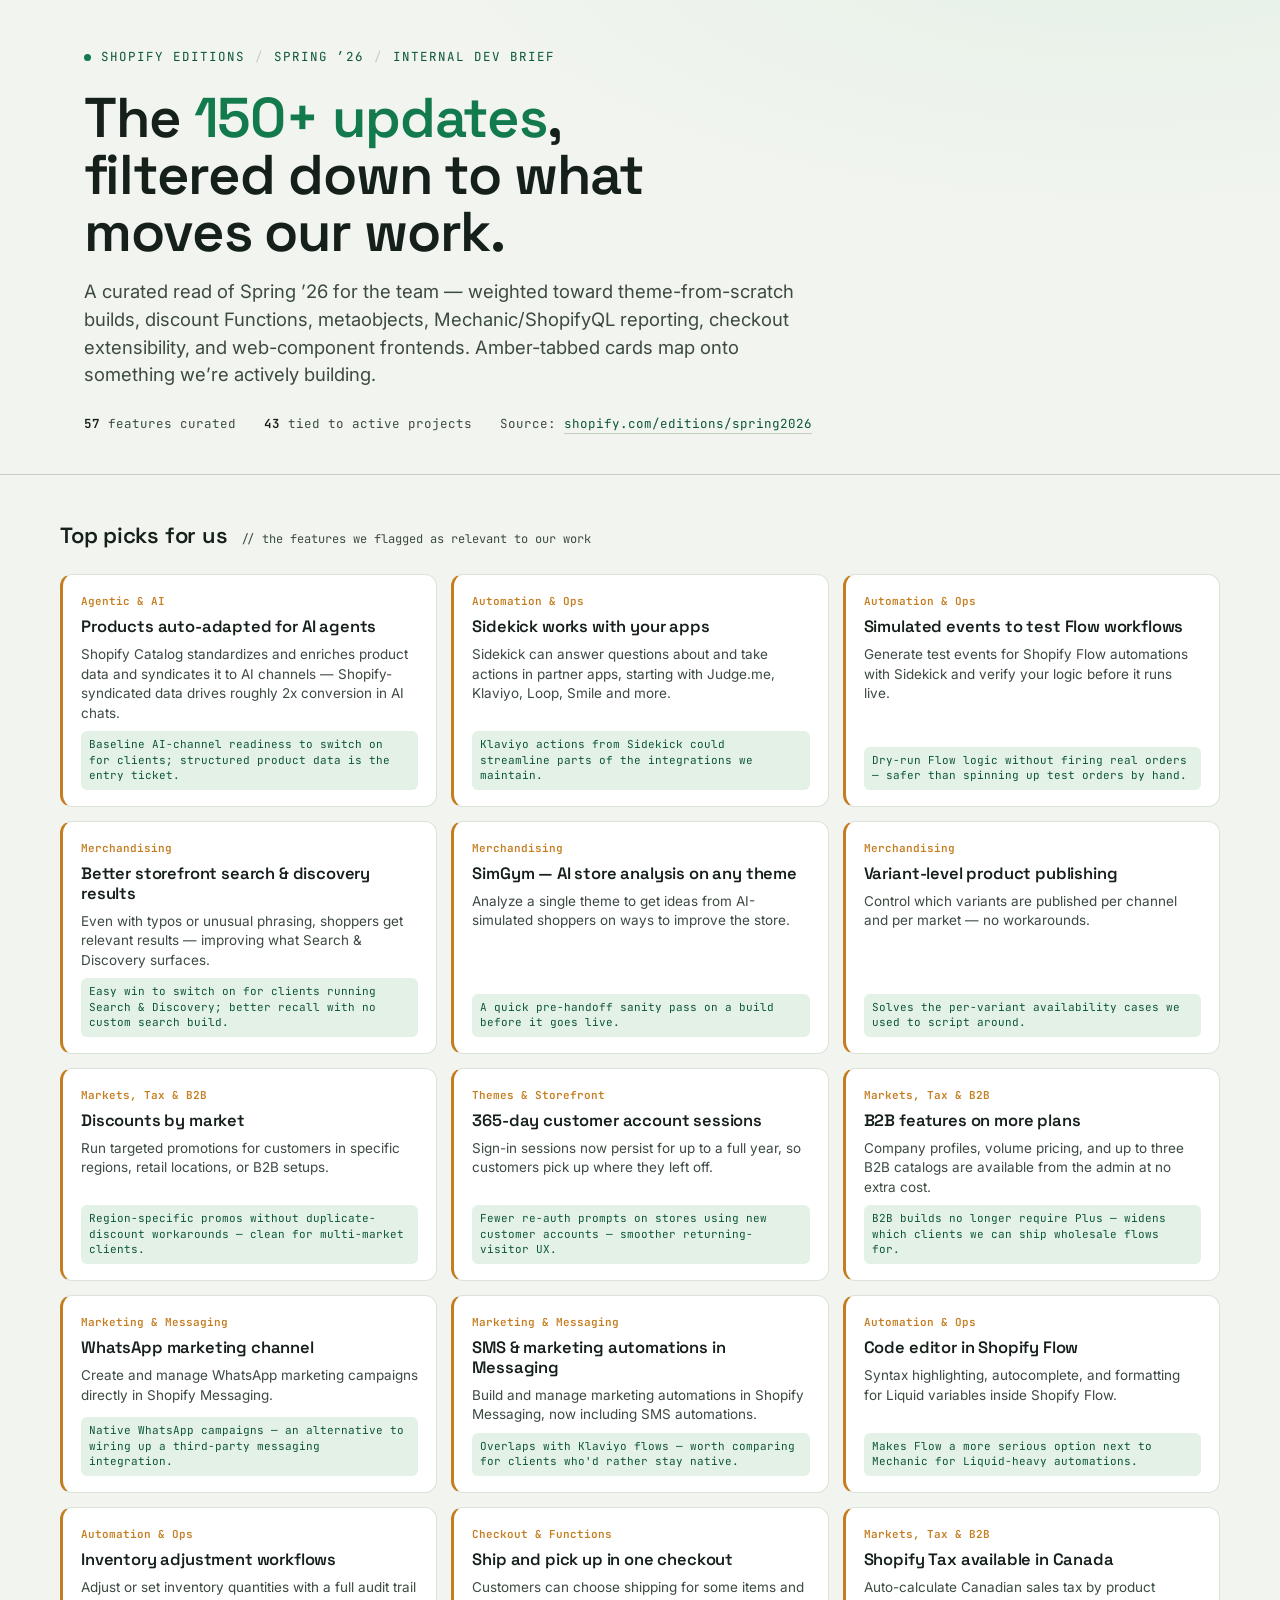
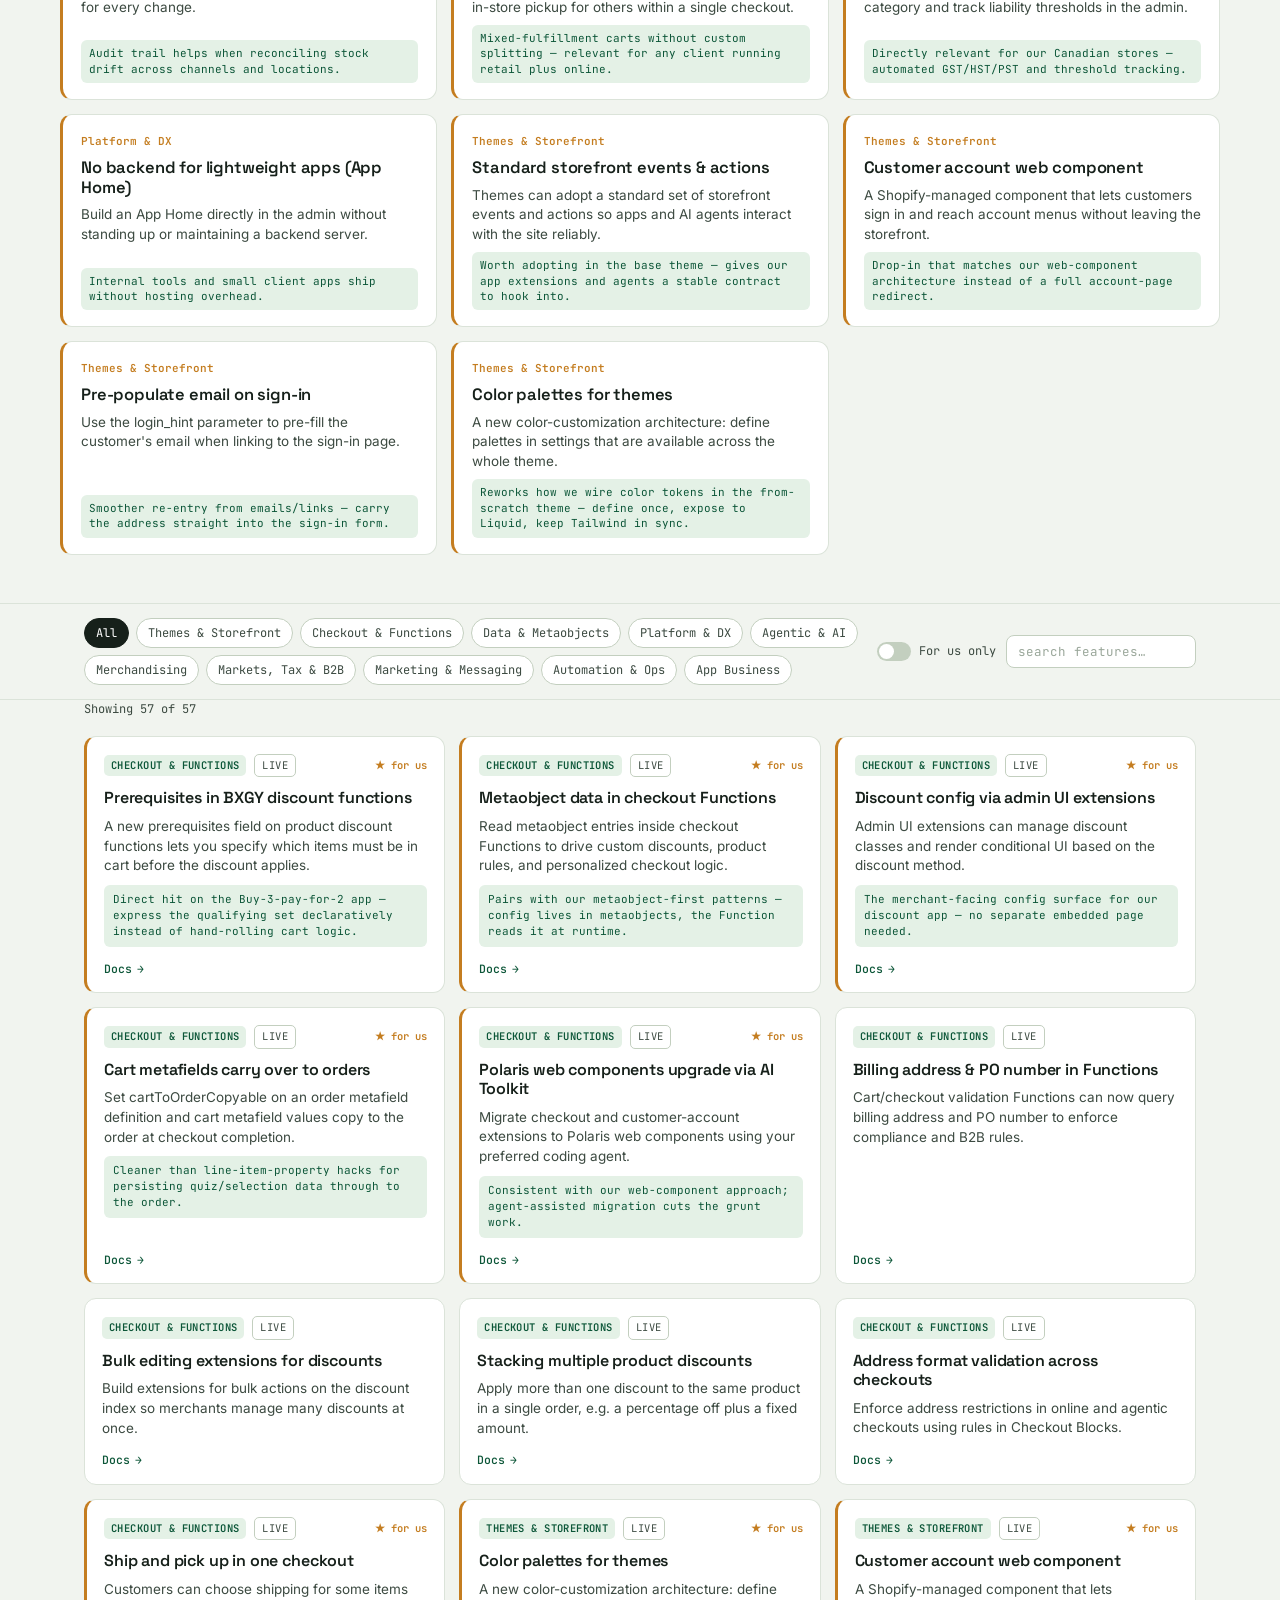
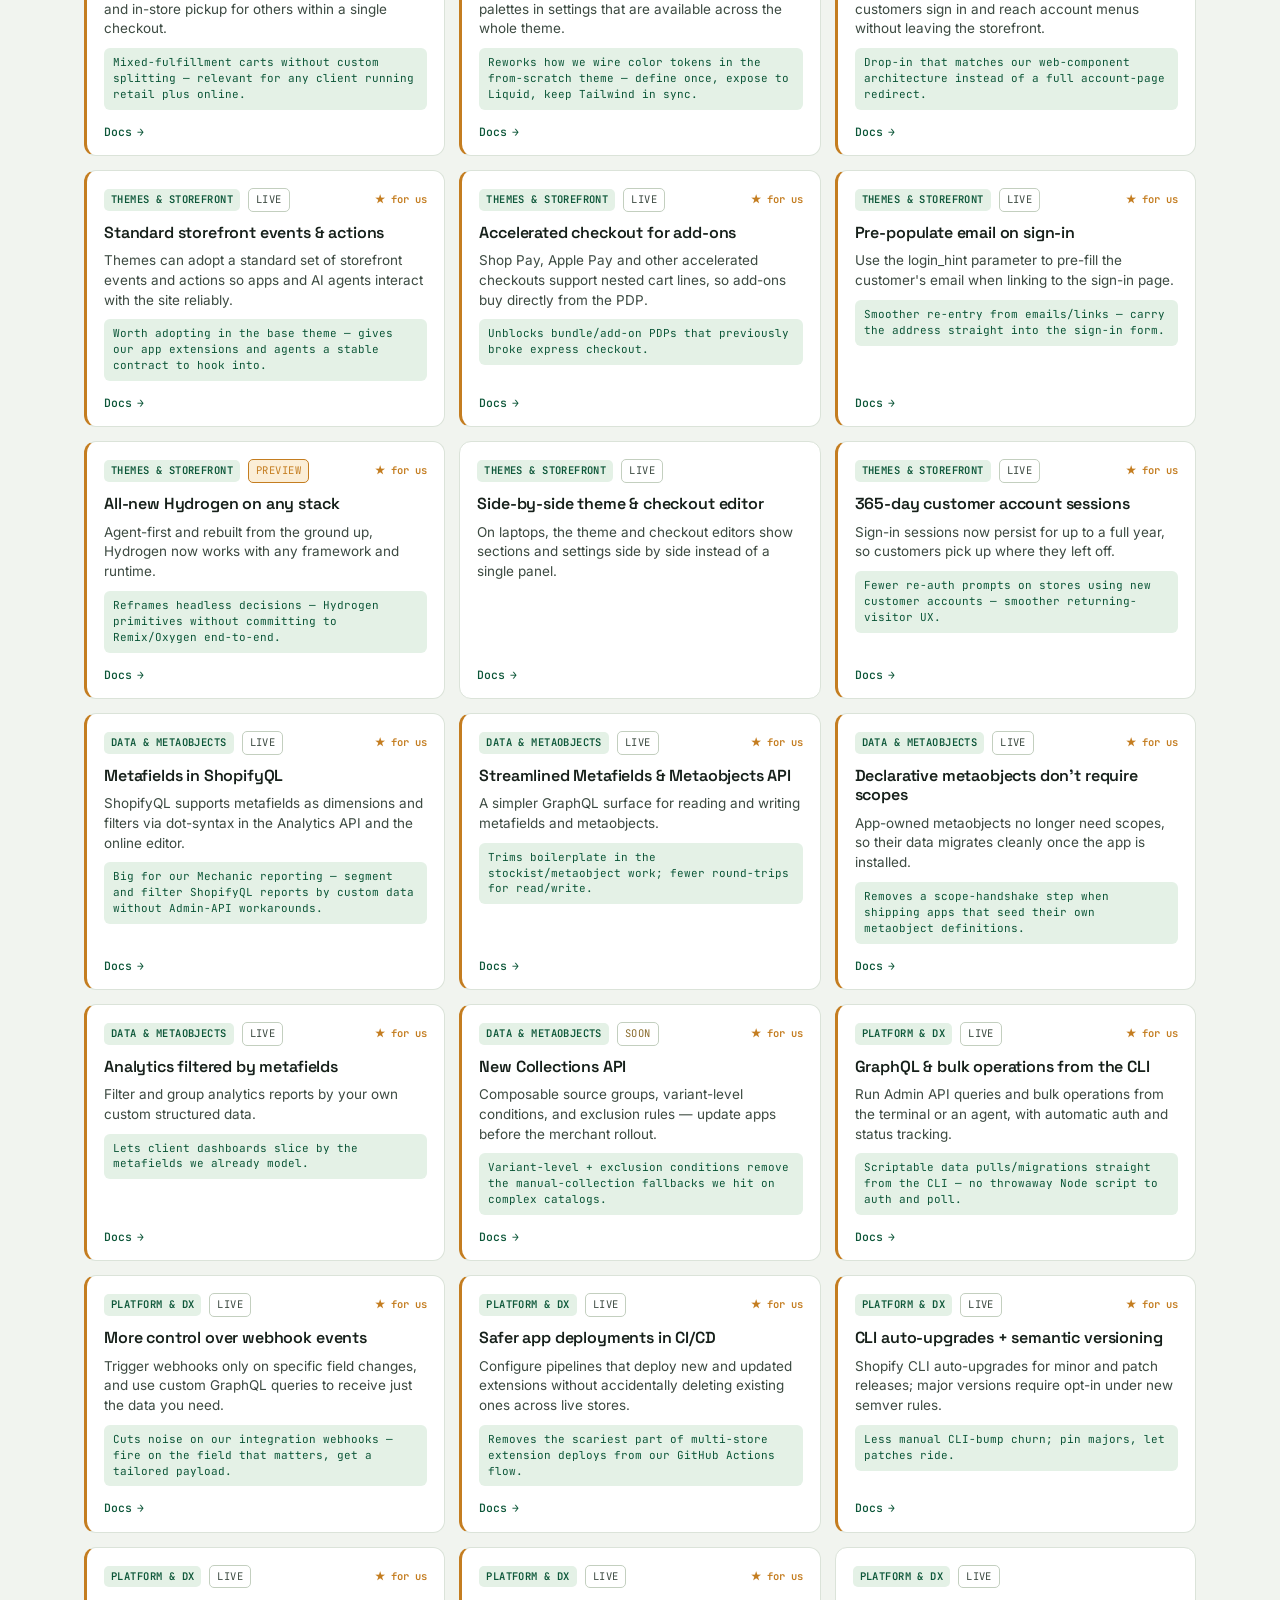
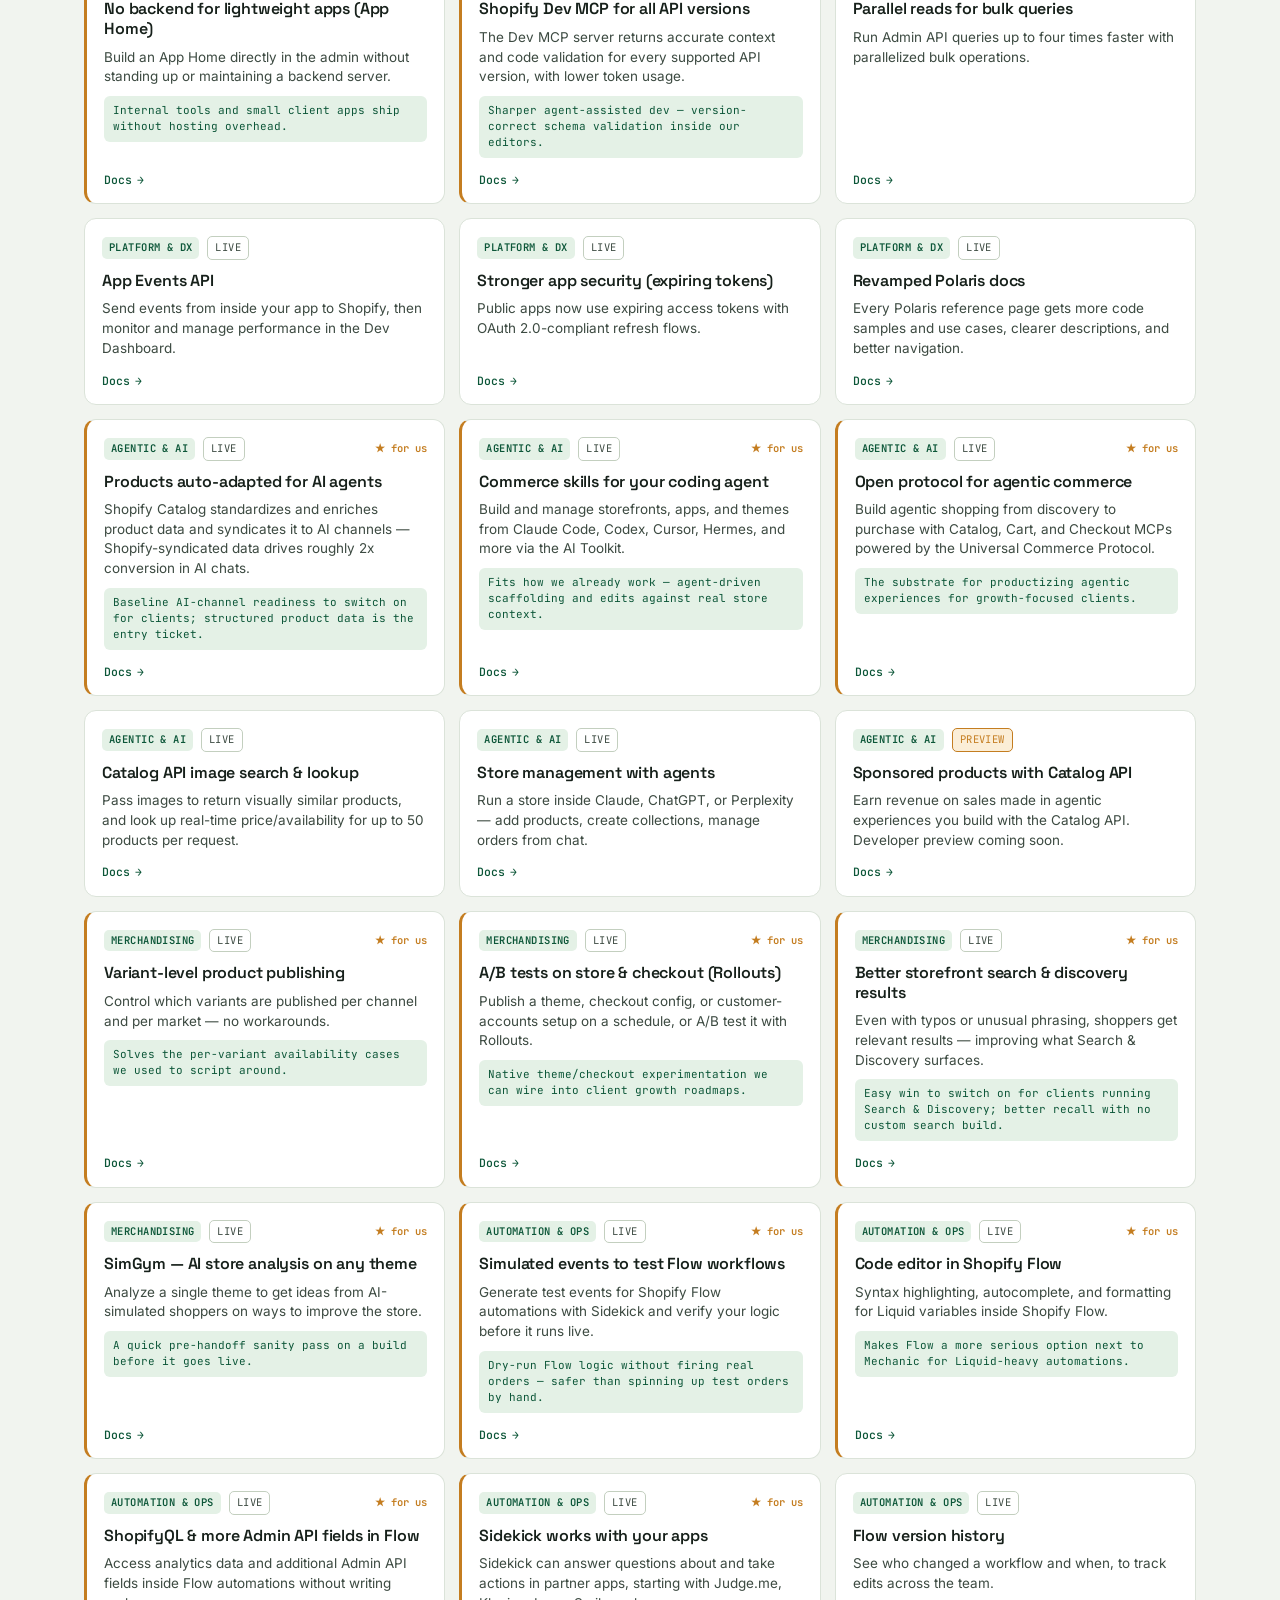
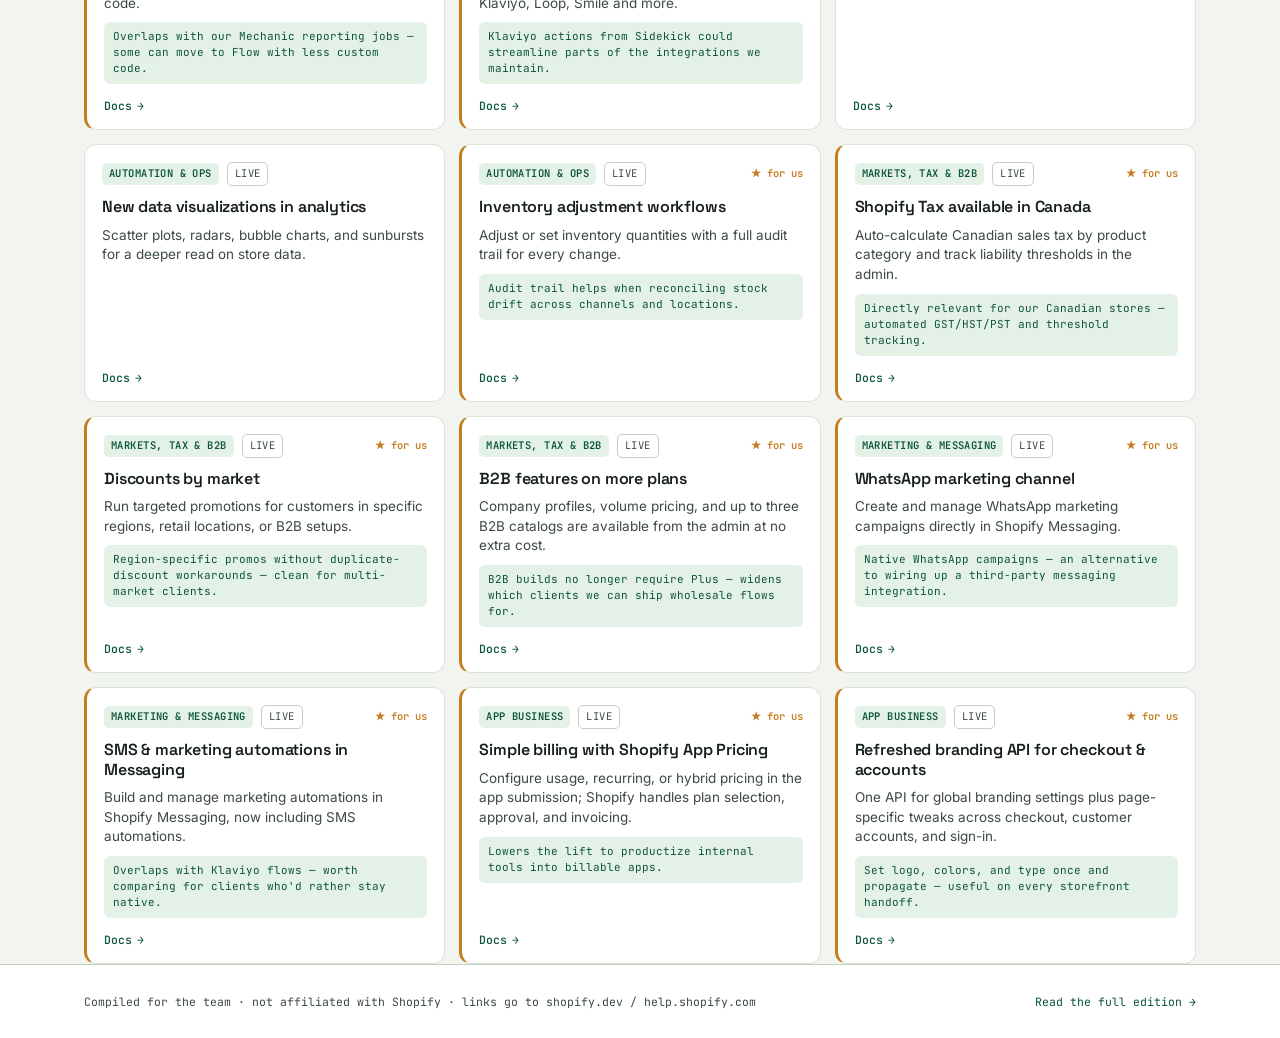
<file: signifly/shopify-spring-2026-team-brief.html>
<!DOCTYPE html>
<html lang="en">
<head>
<meta charset="UTF-8">
<meta name="viewport" content="width=device-width, initial-scale=1.0">
<title>Shopify Editions — Spring '26 · Dev Team Brief</title>
<style>
  @import url('https://fonts.googleapis.com/css2?family=Space+Grotesk:wght@400;500;600;700&family=Inter:wght@400;450;500;600&family=JetBrains+Mono:wght@400;500;600&display=swap');

  :root{
    --ink:#16201a;
    --ink-soft:#3c4a41;
    --paper:#f1f4ef;
    --card:#ffffff;
    --line:#dbe3d9;
    --line-strong:#c3cfbf;
    --green:#137a4e;
    --green-deep:#0c5638;
    --green-tint:#e4f1e6;
    --amber:#c47d20;
    --amber-tint:#fbeed7;
    --shadow:0 1px 2px rgba(22,32,26,.04), 0 8px 24px rgba(22,32,26,.05);
    --display:'Space Grotesk', ui-sans-serif, system-ui, sans-serif;
    --body:'Inter', ui-sans-serif, system-ui, sans-serif;
    --mono:'JetBrains Mono', ui-monospace, 'SF Mono', Menlo, monospace;
  }

  *{box-sizing:border-box;}
  html{scroll-behavior:smooth;}
  body{
    margin:0;
    background:var(--paper);
    color:var(--ink);
    font-family:var(--body);
    font-size:16px;
    line-height:1.5;
    -webkit-font-smoothing:antialiased;
  }
  a{color:inherit;}

  .wrap{max-width:1160px;margin:0 auto;padding:0 24px;}

  /* ---------- Header ---------- */
  header.masthead{
    border-bottom:1px solid var(--line-strong);
    background:
      radial-gradient(120% 140% at 88% -20%, var(--green-tint) 0%, rgba(228,241,230,0) 46%),
      var(--paper);
  }
  .masthead .wrap{padding-top:48px;padding-bottom:40px;}
  .eyebrow{
    font-family:var(--mono);
    font-size:12.5px;
    letter-spacing:.08em;
    text-transform:uppercase;
    color:var(--green-deep);
    display:flex;align-items:center;gap:10px;flex-wrap:wrap;
    margin-bottom:22px;
  }
  .eyebrow .dot{width:7px;height:7px;border-radius:50%;background:var(--green);display:inline-block;}
  .eyebrow .sep{color:var(--line-strong);}
  h1{
    font-family:var(--display);
    font-weight:600;
    font-size:clamp(32px,5.2vw,56px);
    line-height:1.02;
    letter-spacing:-.02em;
    margin:0 0 18px;
    max-width:18ch;
  }
  h1 .accent{color:var(--green);}
  .lede{
    font-size:clamp(16px,1.7vw,18.5px);
    color:var(--ink-soft);
    max-width:62ch;
    margin:0 0 26px;
  }
  .meta-row{
    display:flex;gap:28px;flex-wrap:wrap;align-items:center;
    font-family:var(--mono);font-size:12.5px;color:var(--ink-soft);
  }
  .meta-row b{color:var(--ink);font-weight:600;}
  .meta-row a.src{
    color:var(--green-deep);text-decoration:none;
    border-bottom:1px solid var(--line-strong);padding-bottom:1px;
  }
  .meta-row a.src:hover{border-color:var(--green);}

  /* ---------- Top picks rail ---------- */
  .picks{padding:44px 0 8px;}
  .section-head{display:flex;align-items:baseline;gap:14px;margin-bottom:22px;flex-wrap:wrap;}
  .section-head h2{
    font-family:var(--display);font-weight:600;font-size:22px;letter-spacing:-.01em;margin:0;
  }
  .section-head .note{font-family:var(--mono);font-size:12px;color:var(--ink-soft);}
  .picks-grid{
    display:grid;grid-template-columns:repeat(3,1fr);gap:14px;
  }
  .pick{
    background:var(--card);
    border:1px solid var(--line);
    border-left:3px solid var(--amber);
    border-radius:12px;
    padding:18px 18px 16px;
    text-decoration:none;
    display:flex;flex-direction:column;gap:8px;
    transition:transform .14s ease, box-shadow .14s ease, border-color .14s ease;
  }
  .pick:hover{transform:translateY(-2px);box-shadow:var(--shadow);border-left-color:var(--green);}
  .pick .num{font-family:var(--mono);font-size:11px;color:var(--amber);font-weight:600;}
  .pick h3{font-family:var(--display);font-weight:600;font-size:16.5px;line-height:1.2;margin:0;letter-spacing:-.01em;}
  .pick p{font-size:13.5px;color:var(--ink-soft);margin:0;line-height:1.45;}
  .pick .for-us{
    margin-top:auto;font-family:var(--mono);font-size:11px;color:var(--green-deep);
    background:var(--green-tint);border-radius:6px;padding:6px 8px;line-height:1.4;
  }

  /* ---------- Controls ---------- */
  .controls{
    position:sticky;top:0;z-index:20;
    background:rgba(241,244,239,.86);
    backdrop-filter:saturate(140%) blur(8px);
    border-top:1px solid var(--line);
    border-bottom:1px solid var(--line);
    margin-top:40px;
  }
  .controls .wrap{padding-top:14px;padding-bottom:14px;display:flex;gap:14px;align-items:center;flex-wrap:wrap;}
  .chips{display:flex;gap:7px;flex-wrap:wrap;flex:1;min-width:240px;}
  .chip{
    font-family:var(--mono);font-size:12px;
    border:1px solid var(--line-strong);background:var(--card);
    color:var(--ink-soft);
    padding:6px 11px;border-radius:999px;cursor:pointer;
    transition:all .12s ease;white-space:nowrap;
  }
  .chip:hover{border-color:var(--green);color:var(--ink);}
  .chip[aria-pressed="true"]{background:var(--ink);color:#fff;border-color:var(--ink);}
  .ctl-right{display:flex;gap:10px;align-items:center;}
  .search{
    font-family:var(--mono);font-size:12.5px;
    border:1px solid var(--line-strong);border-radius:8px;background:var(--card);
    padding:7px 11px;width:190px;color:var(--ink);
  }
  .search::placeholder{color:#9aa79a;}
  .search:focus{outline:2px solid var(--green);outline-offset:1px;}
  .toggle{
    display:inline-flex;align-items:center;gap:8px;cursor:pointer;
    font-family:var(--mono);font-size:12px;color:var(--ink-soft);user-select:none;
  }
  .toggle input{position:absolute;opacity:0;width:0;height:0;}
  .toggle .track{
    width:34px;height:19px;border-radius:999px;background:var(--line-strong);position:relative;transition:background .14s ease;
  }
  .toggle .track::after{
    content:"";position:absolute;top:2px;left:2px;width:15px;height:15px;border-radius:50%;background:#fff;transition:transform .14s ease;
  }
  .toggle input:checked + .track{background:var(--amber);}
  .toggle input:checked + .track::after{transform:translateX(15px);}
  .toggle input:focus-visible + .track{outline:2px solid var(--green);outline-offset:2px;}

  /* ---------- Cards grid ---------- */
  main{padding:34px 0 60px;}
  .count{font-family:var(--mono);font-size:12px;color:var(--ink-soft);margin-bottom:18px;}
  .grid{display:grid;grid-template-columns:repeat(3,1fr);gap:14px;}
  .card{
    background:var(--card);border:1px solid var(--line);border-radius:12px;
    padding:17px 17px 15px;display:flex;flex-direction:column;gap:9px;
    transition:transform .14s ease, box-shadow .14s ease;
  }
  .card:hover{transform:translateY(-2px);box-shadow:var(--shadow);}
  .card.is-priority{border-left:3px solid var(--amber);}
  .card-top{display:flex;align-items:center;gap:8px;flex-wrap:wrap;}
  .tag{
    font-family:var(--mono);font-size:10.5px;letter-spacing:.04em;text-transform:uppercase;
    color:var(--green-deep);background:var(--green-tint);
    padding:3px 7px;border-radius:5px;font-weight:600;
  }
  .status{
    font-family:var(--mono);font-size:10.5px;letter-spacing:.04em;text-transform:uppercase;
    color:var(--ink-soft);border:1px solid var(--line-strong);
    padding:3px 7px;border-radius:5px;
  }
  .status.preview{color:var(--amber);border-color:var(--amber);background:var(--amber-tint);}
  .status.soon{color:#8a6d2f;}
  .star{margin-left:auto;font-family:var(--mono);font-size:10.5px;color:var(--amber);font-weight:600;}
  .card h3{font-family:var(--display);font-weight:600;font-size:16px;line-height:1.22;margin:2px 0 0;letter-spacing:-.01em;}
  .card p{font-size:13.5px;color:var(--ink-soft);margin:0;line-height:1.46;}
  .for-us{
    font-family:var(--mono);font-size:11px;color:var(--green-deep);
    background:var(--green-tint);border-radius:6px;padding:7px 9px;line-height:1.45;
  }
  .for-us b{color:var(--green-deep);}
  .card .doc{
    margin-top:auto;padding-top:4px;
    font-family:var(--mono);font-size:11.5px;font-weight:500;
    color:var(--green-deep);text-decoration:none;
    display:inline-flex;align-items:center;gap:5px;width:fit-content;
  }
  .card .doc:hover{color:var(--green);}
  .card .doc .arr{transition:transform .12s ease;}
  .card .doc:hover .arr{transform:translateX(3px);}

  .empty{
    grid-column:1/-1;text-align:center;padding:48px 0;
    font-family:var(--mono);font-size:13px;color:var(--ink-soft);
  }

  /* ---------- Footer ---------- */
  footer{border-top:1px solid var(--line-strong);background:var(--card);}
  footer .wrap{padding:28px 24px;display:flex;justify-content:space-between;gap:16px;flex-wrap:wrap;
    font-family:var(--mono);font-size:11.5px;color:var(--ink-soft);}
  footer a{color:var(--green-deep);text-decoration:none;}
  footer a:hover{text-decoration:underline;}

  /* ---------- Responsive ---------- */
  @media (max-width:900px){
    .picks-grid,.grid{grid-template-columns:repeat(2,1fr);}
  }
  @media (max-width:600px){
    .picks-grid,.grid{grid-template-columns:1fr;}
    .controls{position:static;}
    .search{width:100%;}
    .ctl-right{width:100%;justify-content:space-between;}
  }
  @media (prefers-reduced-motion:reduce){
    *{transition:none !important;scroll-behavior:auto;}
  }
</style>
</head>
<body>

<header class="masthead">
  <div class="wrap">
    <div class="eyebrow">
      <span class="dot"></span> Shopify Editions
      <span class="sep">/</span> Spring &rsquo;26
      <span class="sep">/</span> Internal dev brief
    </div>
    <h1>The <span class="accent">150+ updates</span>, filtered down to what moves our work.</h1>
    <p class="lede">A curated read of Spring &rsquo;26 for the team &mdash; weighted toward theme-from-scratch builds, discount Functions, metaobjects, Mechanic/ShopifyQL reporting, checkout extensibility, and web-component frontends. Amber-tabbed cards map onto something we&rsquo;re actively building.</p>
    <div class="meta-row">
      <span><b id="totalCount">0</b> features curated</span>
      <span><b id="priorityCount">0</b> tied to active projects</span>
      <span>Source: <a class="src" href="https://www.shopify.com/ca/editions/spring2026" target="_blank" rel="noopener">shopify.com/editions/spring2026</a></span>
    </div>
  </div>
</header>

<section class="picks wrap" aria-label="Top picks for the team">
  <div class="section-head">
    <h2>Top picks for us</h2>
    <span class="note">// the features we flagged as relevant to our work</span>
  </div>
  <div class="picks-grid" id="picksGrid"></div>
</section>

<div class="controls">
  <div class="wrap">
    <div class="chips" id="chips" role="group" aria-label="Filter by area"></div>
    <div class="ctl-right">
      <label class="toggle">
        <input type="checkbox" id="priorityOnly">
        <span class="track" aria-hidden="true"></span>
        For us only
      </label>
      <input class="search" id="search" type="search" placeholder="search features…" aria-label="Search features">
    </div>
  </div>
</div>

<main class="wrap">
  <div class="count" id="resultCount"></div>
  <div class="grid" id="grid"></div>
</main>

<footer>
  <div class="wrap">
    <span>Compiled for the team &middot; not affiliated with Shopify &middot; links go to shopify.dev / help.shopify.com</span>
    <span><a href="https://www.shopify.com/ca/editions/spring2026" target="_blank" rel="noopener">Read the full edition &rarr;</a></span>
  </div>
</footer>

<script>
/* Category registry: code -> label */
const CATS = {
  storefront: "Themes & Storefront",
  checkout:   "Checkout & Functions",
  data:       "Data & Metaobjects",
  platform:   "Platform & DX",
  agentic:    "Agentic & AI",
  merch:      "Merchandising",
  commerce:   "Markets, Tax & B2B",
  marketing:  "Marketing & Messaging",
  automation: "Automation & Ops",
  apps:       "App Business"
};

/* status: live | preview | soon  (omit -> live) */
const FEATURES = [
  /* ---- Checkout & Functions ---- */
  { cat:"checkout", title:"Prerequisites in BXGY discount functions",
    status:"live",
    desc:"A new prerequisites field on product discount functions lets you specify which items must be in cart before the discount applies.",
    forUs:"Direct hit on the Buy-3-pay-for-2 app — express the qualifying set declaratively instead of hand-rolling cart logic.",
    url:"https://shopify.dev/docs/api/functions/latest/discount#CartLinesDiscountsGenerateRunResult.fields.operations.productDiscountsAdd.candidates.prerequisites" },

  { cat:"checkout", title:"Metaobject data in checkout Functions",
    desc:"Read metaobject entries inside checkout Functions to drive custom discounts, product rules, and personalized checkout logic.",
    forUs:"Pairs with our metaobject-first patterns — config lives in metaobjects, the Function reads it at runtime.",
    url:"https://shopify.dev/docs/apps/build/metaobjects#use-in-shopify-functions" },

  { cat:"checkout", title:"Discount config via admin UI extensions",
    desc:"Admin UI extensions can manage discount classes and render conditional UI based on the discount method.",
    forUs:"The merchant-facing config surface for our discount app — no separate embedded page needed.",
    url:"https://shopify.dev/docs/apps/build/discounts/build-ui-extension" },

  { cat:"checkout", title:"Cart metafields carry over to orders",
    desc:"Set cartToOrderCopyable on an order metafield definition and cart metafield values copy to the order at checkout completion.",
    forUs:"Cleaner than line-item-property hacks for persisting quiz/selection data through to the order.",
    url:"https://shopify.dev/docs/apps/build/metafields/use-metafield-capabilities#cart-to-order-copyable" },

  { cat:"checkout", title:"Polaris web components upgrade via AI Toolkit",
    desc:"Migrate checkout and customer-account extensions to Polaris web components using your preferred coding agent.",
    forUs:"Consistent with our web-component approach; agent-assisted migration cuts the grunt work.",
    url:"https://shopify.dev/docs/apps/build/checkout/migrate-to-web-components#migrate-using-ai" },

  { cat:"checkout", title:"Billing address & PO number in Functions",
    desc:"Cart/checkout validation Functions can now query billing address and PO number to enforce compliance and B2B rules.",
    url:"https://shopify.dev/docs/api/functions/latest/cart-and-checkout-validation#supported-checkout-field-targets" },

  { cat:"checkout", title:"Bulk editing extensions for discounts",
    desc:"Build extensions for bulk actions on the discount index so merchants manage many discounts at once.",
    url:"https://shopify.dev/docs/apps/build/admin/actions-blocks/build-admin-action" },

  { cat:"checkout", title:"Stacking multiple product discounts",
    desc:"Apply more than one discount to the same product in a single order, e.g. a percentage off plus a fixed amount.",
    url:"https://help.shopify.com/en/manual/discounts/discount-combinations" },

  { cat:"checkout", title:"Address format validation across checkouts",
    desc:"Enforce address restrictions in online and agentic checkouts using rules in Checkout Blocks.",
    url:"https://help.shopify.com/en/manual/checkout-settings/checkout-blocks/customizations/address-format-validation" },

  { cat:"checkout", title:"Ship and pick up in one checkout",
    desc:"Customers can choose shipping for some items and in-store pickup for others within a single checkout.",
    forUs:"Mixed-fulfillment carts without custom splitting — relevant for any client running retail plus online.",
    url:"https://help.shopify.com/manual/checkout-settings/ship-and-pickup" },

  /* ---- Themes & Storefront ---- */
  { cat:"storefront", title:"Color palettes for themes",
    desc:"A new color-customization architecture: define palettes in settings that are available across the whole theme.",
    forUs:"Reworks how we wire color tokens in the from-scratch theme — define once, expose to Liquid, keep Tailwind in sync.",
    url:"https://shopify.dev/docs/storefronts/themes/best-practices/design/color-system" },

  { cat:"storefront", title:"Customer account web component",
    desc:"A Shopify-managed component that lets customers sign in and reach account menus without leaving the storefront.",
    forUs:"Drop-in that matches our web-component architecture instead of a full account-page redirect.",
    url:"https://shopify.dev/docs/storefronts/themes/customer-engagement/account-component" },

  { cat:"storefront", title:"Standard storefront events & actions",
    desc:"Themes can adopt a standard set of storefront events and actions so apps and AI agents interact with the site reliably.",
    forUs:"Worth adopting in the base theme — gives our app extensions and agents a stable contract to hook into.",
    url:"https://shopify.dev/docs/storefronts/themes/best-practices/standard-events-and-actions" },

  { cat:"storefront", title:"Accelerated checkout for add-ons",
    desc:"Shop Pay, Apple Pay and other accelerated checkouts support nested cart lines, so add-ons buy directly from the PDP.",
    forUs:"Unblocks bundle/add-on PDPs that previously broke express checkout.",
    url:"https://shopify.dev/docs/storefronts/themes/pricing-payments/accelerated-checkout/multiple-product-checkout" },

  { cat:"storefront", title:"Pre-populate email on sign-in",
    desc:"Use the login_hint parameter to pre-fill the customer's email when linking to the sign-in page.",
    forUs:"Smoother re-entry from emails/links — carry the address straight into the sign-in form.",
    url:"https://shopify.dev/docs/storefronts/themes/sign-in#link-to-the-sign-in-page-with-email-prepopulated" },

  { cat:"storefront", title:"All-new Hydrogen on any stack", status:"preview",
    desc:"Agent-first and rebuilt from the ground up, Hydrogen now works with any framework and runtime.",
    forUs:"Reframes headless decisions — Hydrogen primitives without committing to Remix/Oxygen end-to-end.",
    url:"https://shopify.dev/docs/storefronts/headless/developer-preview" },

  { cat:"storefront", title:"Side-by-side theme & checkout editor",
    desc:"On laptops, the theme and checkout editors show sections and settings side by side instead of a single panel.",
    url:"https://help.shopify.com/en/manual/online-store/themes/customizing-themes" },

  { cat:"storefront", title:"365-day customer account sessions",
    desc:"Sign-in sessions now persist for up to a full year, so customers pick up where they left off.",
    forUs:"Fewer re-auth prompts on stores using new customer accounts — smoother returning-visitor UX.",
    url:"https://help.shopify.com/en/manual/customers/customer-accounts" },

  /* ---- Data & Metaobjects ---- */
  { cat:"data", title:"Metafields in ShopifyQL",
    desc:"ShopifyQL supports metafields as dimensions and filters via dot-syntax in the Analytics API and the online editor.",
    forUs:"Big for our Mechanic reporting — segment and filter ShopifyQL reports by custom data without Admin-API workarounds.",
    url:"https://shopify.dev/docs/api/shopifyql#metafields" },

  { cat:"data", title:"Streamlined Metafields & Metaobjects API",
    desc:"A simpler GraphQL surface for reading and writing metafields and metaobjects.",
    forUs:"Trims boilerplate in the stockist/metaobject work; fewer round-trips for read/write.",
    url:"https://shopify.dev/changelog/streamlined-metaobject-api" },

  { cat:"data", title:"Declarative metaobjects don't require scopes",
    desc:"App-owned metaobjects no longer need scopes, so their data migrates cleanly once the app is installed.",
    forUs:"Removes a scope-handshake step when shipping apps that seed their own metaobject definitions.",
    url:"https://shopify.dev/changelog/metaobject-scopes-not-required-for-app-metaobjects" },

  { cat:"data", title:"Analytics filtered by metafields",
    desc:"Filter and group analytics reports by your own custom structured data.",
    forUs:"Lets client dashboards slice by the metafields we already model.",
    url:"https://help.shopify.com/manual/reports-and-analytics/shopify-reports/report-types/custom-reports/filter-and-edit#metafields" },

  { cat:"data", title:"New Collections API", status:"soon",
    desc:"Composable source groups, variant-level conditions, and exclusion rules — update apps before the merchant rollout.",
    forUs:"Variant-level + exclusion conditions remove the manual-collection fallbacks we hit on complex catalogs.",
    url:"https://shopify.dev/docs/api/admin-graphql/2026-07/mutations/collectionConditionsSourceCreate" },

  /* ---- Platform & DX ---- */
  { cat:"platform", title:"GraphQL & bulk operations from the CLI",
    desc:"Run Admin API queries and bulk operations from the terminal or an agent, with automatic auth and status tracking.",
    forUs:"Scriptable data pulls/migrations straight from the CLI — no throwaway Node script to auth and poll.",
    url:"https://shopify.dev/changelog/use-the-admin-api-and-bulk-operations-in-shopify-cli" },

  { cat:"platform", title:"More control over webhook events",
    desc:"Trigger webhooks only on specific field changes, and use custom GraphQL queries to receive just the data you need.",
    forUs:"Cuts noise on our integration webhooks — fire on the field that matters, get a tailored payload.",
    url:"https://shopify.dev/docs/apps/build/events" },

  { cat:"platform", title:"Safer app deployments in CI/CD",
    desc:"Configure pipelines that deploy new and updated extensions without accidentally deleting existing ones across live stores.",
    forUs:"Removes the scariest part of multi-store extension deploys from our GitHub Actions flow.",
    url:"https://shopify.dev/changelog/more-control-over-app-deploys-in-cicd-pipelines" },

  { cat:"platform", title:"CLI auto-upgrades + semantic versioning",
    desc:"Shopify CLI auto-upgrades for minor and patch releases; major versions require opt-in under new semver rules.",
    forUs:"Less manual CLI-bump churn; pin majors, let patches ride.",
    url:"https://shopify.dev/changelog/shopify-cli-40-semver-auto-updates-removing-deprecated-flags-and-commands" },

  { cat:"platform", title:"No backend for lightweight apps (App Home)",
    desc:"Build an App Home directly in the admin without standing up or maintaining a backend server.",
    forUs:"Internal tools and small client apps ship without hosting overhead.",
    url:"https://shopify.dev/docs/api/app-home-ui-extension/latest" },

  { cat:"platform", title:"Shopify Dev MCP for all API versions",
    desc:"The Dev MCP server returns accurate context and code validation for every supported API version, with lower token usage.",
    forUs:"Sharper agent-assisted dev — version-correct schema validation inside our editors.",
    url:"https://shopify.dev/docs/apps/build/ai-toolkit#install-with-the-dev-mcp-server" },

  { cat:"platform", title:"Parallel reads for bulk queries",
    desc:"Run Admin API queries up to four times faster with parallelized bulk operations.",
    url:"https://shopify.dev/changelog/bulk-queries-now-execute-faster" },

  { cat:"platform", title:"App Events API",
    desc:"Send events from inside your app to Shopify, then monitor and manage performance in the Dev Dashboard.",
    url:"https://www.shopify.com/partners/blog/app-events" },

  { cat:"platform", title:"Stronger app security (expiring tokens)",
    desc:"Public apps now use expiring access tokens with OAuth 2.0-compliant refresh flows.",
    url:"https://shopify.dev/docs/apps/build/authentication-authorization/access-tokens/offline-access-tokens#expiring-vs-non-expiring-offline-tokens" },

  { cat:"platform", title:"Revamped Polaris docs",
    desc:"Every Polaris reference page gets more code samples and use cases, clearer descriptions, and better navigation.",
    url:"https://shopify.dev/docs/api/polaris" },

  /* ---- Agentic & AI ---- */
  { cat:"agentic", title:"Products auto-adapted for AI agents",
    desc:"Shopify Catalog standardizes and enriches product data and syndicates it to AI channels — Shopify-syndicated data drives roughly 2x conversion in AI chats.",
    forUs:"Baseline AI-channel readiness to switch on for clients; structured product data is the entry ticket.",
    url:"https://help.shopify.com/en/manual/promoting-marketing/seo/shopify-catalog" },

  { cat:"agentic", title:"Commerce skills for your coding agent",
    desc:"Build and manage storefronts, apps, and themes from Claude Code, Codex, Cursor, Hermes, and more via the AI Toolkit.",
    forUs:"Fits how we already work — agent-driven scaffolding and edits against real store context.",
    url:"https://shopify.dev/docs/apps/build/ai-toolkit" },

  { cat:"agentic", title:"Open protocol for agentic commerce",
    desc:"Build agentic shopping from discovery to purchase with Catalog, Cart, and Checkout MCPs powered by the Universal Commerce Protocol.",
    forUs:"The substrate for productizing agentic experiences for growth-focused clients.",
    url:"https://shopify.dev/docs/agents" },

  { cat:"agentic", title:"Catalog API image search & lookup",
    desc:"Pass images to return visually similar products, and look up real-time price/availability for up to 50 products per request.",
    url:"https://shopify.dev/docs/agents/catalog/global-catalog" },

  { cat:"agentic", title:"Store management with agents",
    desc:"Run a store inside Claude, ChatGPT, or Perplexity — add products, create collections, manage orders from chat.",
    url:"https://www.shopify.com/build-with-ai#chat-connectors" },

  { cat:"agentic", title:"Sponsored products with Catalog API", status:"preview",
    desc:"Earn revenue on sales made in agentic experiences you build with the Catalog API. Developer preview coming soon.",
    url:"https://shopify.dev/docs/agents/catalog#earn-with-paid-placements" },

  /* ---- Merchandising ---- */
  { cat:"merch", title:"Variant-level product publishing",
    desc:"Control which variants are published per channel and per market — no workarounds.",
    forUs:"Solves the per-variant availability cases we used to script around.",
    url:"https://help.shopify.com/en/manual/products/variants/publish-variants" },

  { cat:"merch", title:"A/B tests on store & checkout (Rollouts)",
    desc:"Publish a theme, checkout config, or customer-accounts setup on a schedule, or A/B test it with Rollouts.",
    forUs:"Native theme/checkout experimentation we can wire into client growth roadmaps.",
    url:"https://help.shopify.com/manual/markets-new/rollouts" },

  { cat:"merch", title:"Better storefront search & discovery results",
    desc:"Even with typos or unusual phrasing, shoppers get relevant results — improving what Search & Discovery surfaces.",
    forUs:"Easy win to switch on for clients running Search & Discovery; better recall with no custom search build.",
    url:"https://help.shopify.com/en/manual/online-store/storefront-search" },

  { cat:"merch", title:"SimGym — AI store analysis on any theme",
    desc:"Analyze a single theme to get ideas from AI-simulated shoppers on ways to improve the store.",
    forUs:"A quick pre-handoff sanity pass on a build before it goes live.",
    url:"https://help.shopify.com/en/manual/online-store/simgym#simulations" },

  /* ---- Automation & Ops ---- */
  { cat:"automation", title:"Simulated events to test Flow workflows",
    desc:"Generate test events for Shopify Flow automations with Sidekick and verify your logic before it runs live.",
    forUs:"Dry-run Flow logic without firing real orders — safer than spinning up test orders by hand.",
    url:"https://help.shopify.com/manual/shopify-flow/manage/test-workflow" },

  { cat:"automation", title:"Code editor in Shopify Flow",
    desc:"Syntax highlighting, autocomplete, and formatting for Liquid variables inside Shopify Flow.",
    forUs:"Makes Flow a more serious option next to Mechanic for Liquid-heavy automations.",
    url:"https://help.shopify.com/en/manual/shopify-flow/getting-started/concepts/variables" },

  { cat:"automation", title:"ShopifyQL & more Admin API fields in Flow",
    desc:"Access analytics data and additional Admin API fields inside Flow automations without writing code.",
    forUs:"Overlaps with our Mechanic reporting jobs — some can move to Flow with less custom code.",
    url:"https://help.shopify.com/en/manual/shopify-flow/reference/actions" },

  { cat:"automation", title:"Sidekick works with your apps",
    desc:"Sidekick can answer questions about and take actions in partner apps, starting with Judge.me, Klaviyo, Loop, Smile and more.",
    forUs:"Klaviyo actions from Sidekick could streamline parts of the integrations we maintain.",
    url:"https://apps.shopify.com/stories/guide-sidekick-app-extensions" },

  { cat:"automation", title:"Flow version history",
    desc:"See who changed a workflow and when, to track edits across the team.",
    url:"https://help.shopify.com/manual/shopify-flow/manage/version-history" },

  { cat:"automation", title:"New data visualizations in analytics",
    desc:"Scatter plots, radars, bubble charts, and sunbursts for a deeper read on store data.",
    url:"https://www.shopify.com/blog/new-ways-to-see-your-data" },

  { cat:"automation", title:"Inventory adjustment workflows",
    desc:"Adjust or set inventory quantities with a full audit trail for every change.",
    forUs:"Audit trail helps when reconciling stock drift across channels and locations.",
    url:"https://help.shopify.com/en/manual/products/inventory/adjusting-inventory/adjusting-inventory-quantities" },

  /* ---- Markets, Tax & B2B ---- */
  { cat:"commerce", title:"Shopify Tax available in Canada",
    desc:"Auto-calculate Canadian sales tax by product category and track liability thresholds in the admin.",
    forUs:"Directly relevant for our Canadian stores — automated GST/HST/PST and threshold tracking.",
    url:"https://help.shopify.com/en/manual/taxes/shopify-tax/shopify-tax-canada" },

  { cat:"commerce", title:"Discounts by market",
    desc:"Run targeted promotions for customers in specific regions, retail locations, or B2B setups.",
    forUs:"Region-specific promos without duplicate-discount workarounds — clean for multi-market clients.",
    url:"https://help.shopify.com/en/manual/discounts#assign" },

  { cat:"commerce", title:"B2B features on more plans",
    desc:"Company profiles, volume pricing, and up to three B2B catalogs are available from the admin at no extra cost.",
    forUs:"B2B builds no longer require Plus — widens which clients we can ship wholesale flows for.",
    url:"https://help.shopify.com/en/manual/b2b/getting-started" },

  /* ---- Marketing & Messaging ---- */
  { cat:"marketing", title:"WhatsApp marketing channel",
    desc:"Create and manage WhatsApp marketing campaigns directly in Shopify Messaging.",
    forUs:"Native WhatsApp campaigns — an alternative to wiring up a third-party messaging integration.",
    url:"https://help.shopify.com/en/manual/promoting-marketing/create-marketing/shopify-messaging" },

  { cat:"marketing", title:"SMS & marketing automations in Messaging",
    desc:"Build and manage marketing automations in Shopify Messaging, now including SMS automations.",
    forUs:"Overlaps with Klaviyo flows — worth comparing for clients who'd rather stay native.",
    url:"https://help.shopify.com/en/manual/promoting-marketing/create-marketing/shopify-messaging/marketing-automations/create" },

  /* ---- App Business ---- */
  { cat:"apps", title:"Simple billing with Shopify App Pricing",
    desc:"Configure usage, recurring, or hybrid pricing in the app submission; Shopify handles plan selection, approval, and invoicing.",
    forUs:"Lowers the lift to productize internal tools into billable apps.",
    url:"https://community.shopify.dev/t/shopify-app-pricing-the-next-generation-of-app-billing" },

  { cat:"apps", title:"Refreshed branding API for checkout & accounts",
    desc:"One API for global branding settings plus page-specific tweaks across checkout, customer accounts, and sign-in.",
    forUs:"Set logo, colors, and type once and propagate — useful on every storefront handoff.",
    url:"https://shopify.dev/docs/api/admin-graphql/2026-04/mutations/checkoutAndAccountsConfigurationUpdate" }
];

/* ---------- Render ---------- */
const grid = document.getElementById('grid');
const picksGrid = document.getElementById('picksGrid');
const chipsEl = document.getElementById('chips');
const searchEl = document.getElementById('search');
const priorityEl = document.getElementById('priorityOnly');
const resultCount = document.getElementById('resultCount');

const statusLabel = { live:"Live", preview:"Preview", soon:"Soon" };

let activeCat = "all";

/* header counts */
document.getElementById('totalCount').textContent = FEATURES.length;
document.getElementById('priorityCount').textContent = FEATURES.filter(f=>f.forUs).length;

/* chips */
const allChips = [["all","All"], ...Object.entries(CATS)];
allChips.forEach(([code,label])=>{
  const b=document.createElement('button');
  b.className='chip';
  b.textContent = code==="all" ? "All" : label;
  b.setAttribute('aria-pressed', code==="all" ? "true":"false");
  b.dataset.cat=code;
  b.addEventListener('click',()=>{
    activeCat=code;
    document.querySelectorAll('.chip').forEach(c=>c.setAttribute('aria-pressed', c.dataset.cat===code ? "true":"false"));
    render();
  });
  chipsEl.appendChild(b);
});

/* top picks — the team's flagged shortlist from this edition, in our order */
const PICKS = [
  "Products auto-adapted for AI agents",
  "Sidekick works with your apps",
  "Simulated events to test Flow workflows",
  "Better storefront search & discovery results",
  "SimGym — AI store analysis on any theme",
  "Variant-level product publishing",
  "Discounts by market",
  "365-day customer account sessions",
  "B2B features on more plans",
  "WhatsApp marketing channel",
  "SMS & marketing automations in Messaging",
  "Code editor in Shopify Flow",
  "Inventory adjustment workflows",
  "Ship and pick up in one checkout",
  "Shopify Tax available in Canada",
  "No backend for lightweight apps (App Home)",
  "Standard storefront events & actions",
  "Customer account web component",
  "Pre-populate email on sign-in",
  "Color palettes for themes"
];
PICKS.forEach(title=>{
  const f = FEATURES.find(x=>x.title===title);
  if(!f) return;
  const a=document.createElement('a');
  a.className='pick'; a.href=f.url; a.target="_blank"; a.rel="noopener";
  a.innerHTML = `
    <span class="num">${CATS[f.cat]}</span>
    <h3>${f.title}</h3>
    <p>${f.desc}</p>
    ${f.forUs?`<span class="for-us">${f.forUs}</span>`:''}`;
  picksGrid.appendChild(a);
});

function cardHTML(f){
  const statusClass = f.status && f.status!=="live" ? f.status : "";
  const statusTxt = statusLabel[f.status||"live"];
  return `
    <article class="card ${f.forUs?'is-priority':''}">
      <div class="card-top">
        <span class="tag">${CATS[f.cat]}</span>
        <span class="status ${statusClass}">${statusTxt}</span>
        ${f.forUs?'<span class="star">★ for us</span>':''}
      </div>
      <h3>${f.title}</h3>
      <p>${f.desc}</p>
      ${f.forUs?`<div class="for-us">${f.forUs}</div>`:''}
      <a class="doc" href="${f.url}" target="_blank" rel="noopener">Docs <span class="arr">&rarr;</span></a>
    </article>`;
}

function render(){
  const q = searchEl.value.trim().toLowerCase();
  const pOnly = priorityEl.checked;
  const list = FEATURES.filter(f=>{
    if(activeCat!=="all" && f.cat!==activeCat) return false;
    if(pOnly && !f.forUs) return false;
    if(q){
      const hay = (f.title+" "+f.desc+" "+(f.forUs||"")+" "+CATS[f.cat]).toLowerCase();
      if(!hay.includes(q)) return false;
    }
    return true;
  });
  grid.innerHTML = list.length
    ? list.map(cardHTML).join("")
    : `<div class="empty">No features match that filter. Try clearing search or the “for us” toggle.</div>`;
  resultCount.textContent = `Showing ${list.length} of ${FEATURES.length}` +
    (activeCat!=="all"?` · ${CATS[activeCat]}`:"") +
    (pOnly?` · active-project only`:"");
}

searchEl.addEventListener('input', render);
priorityEl.addEventListener('change', render);
render();
</script>
</body>
</html>
</file>
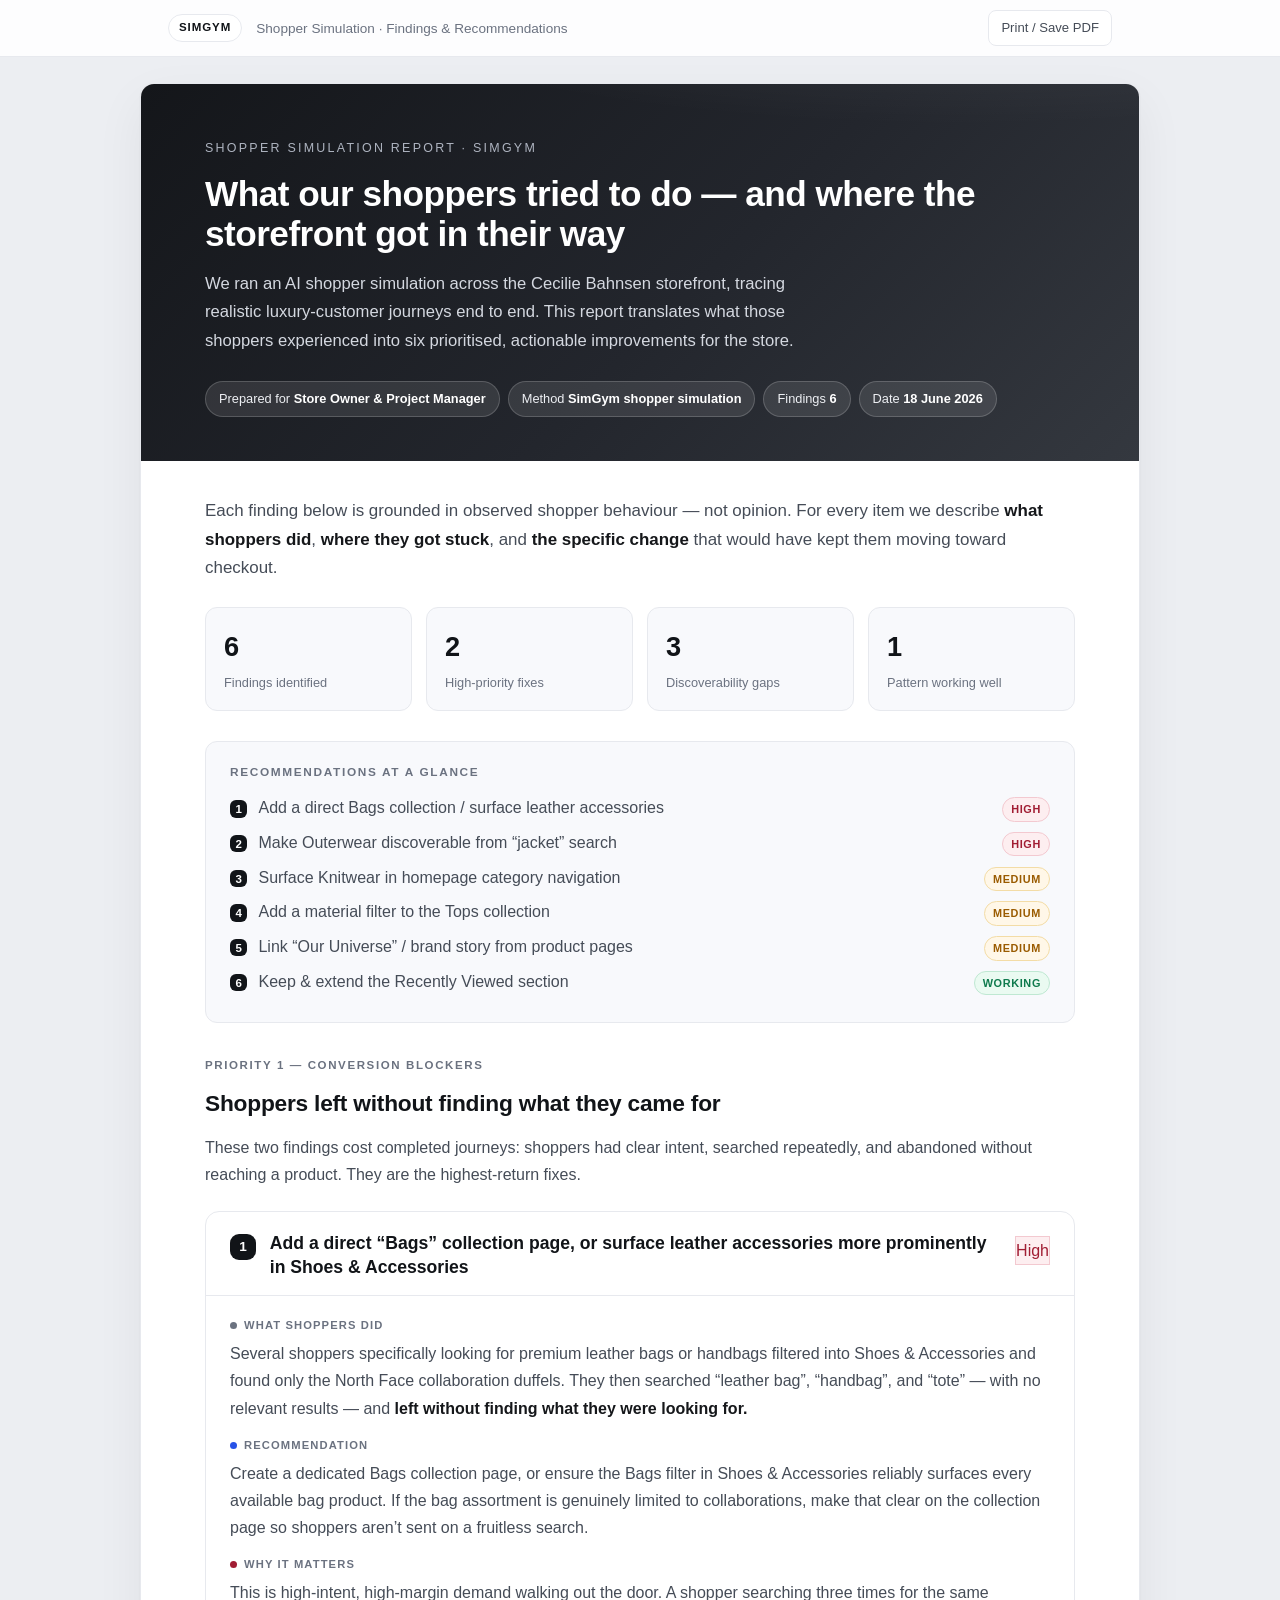
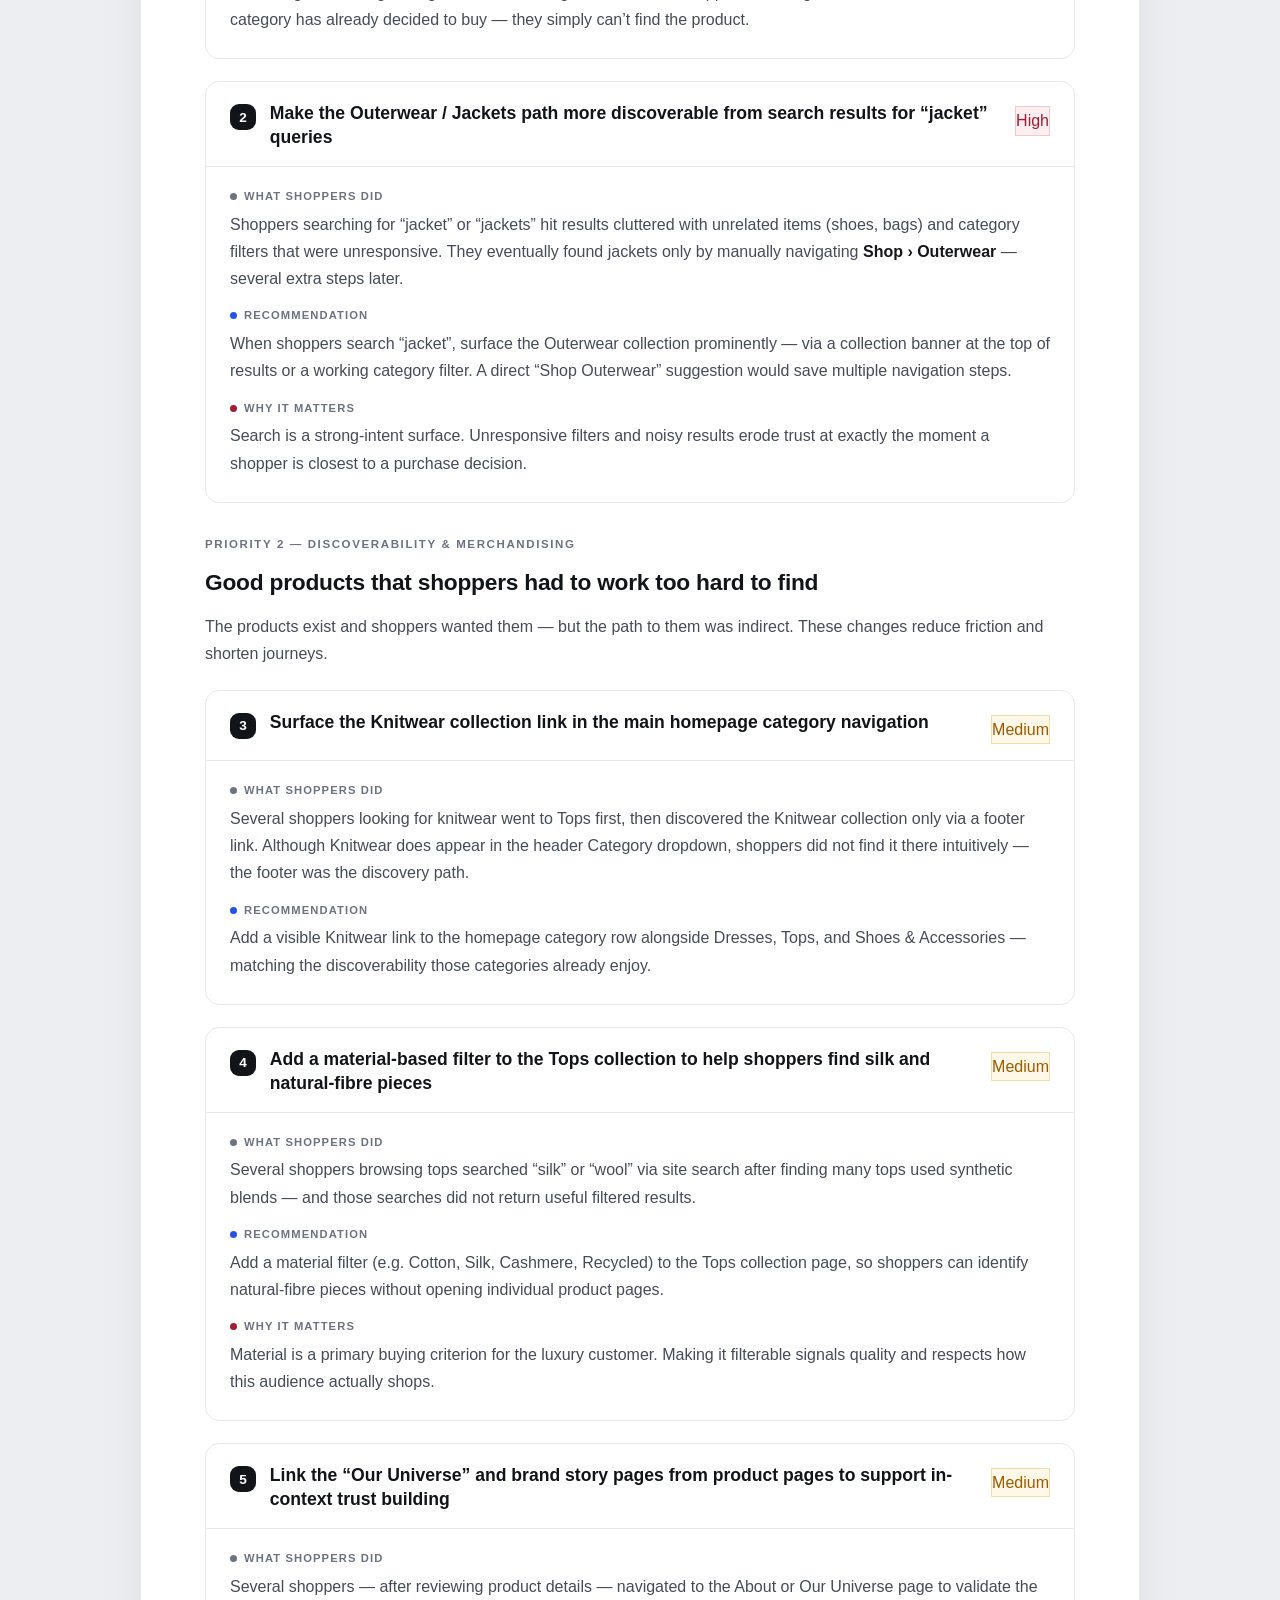
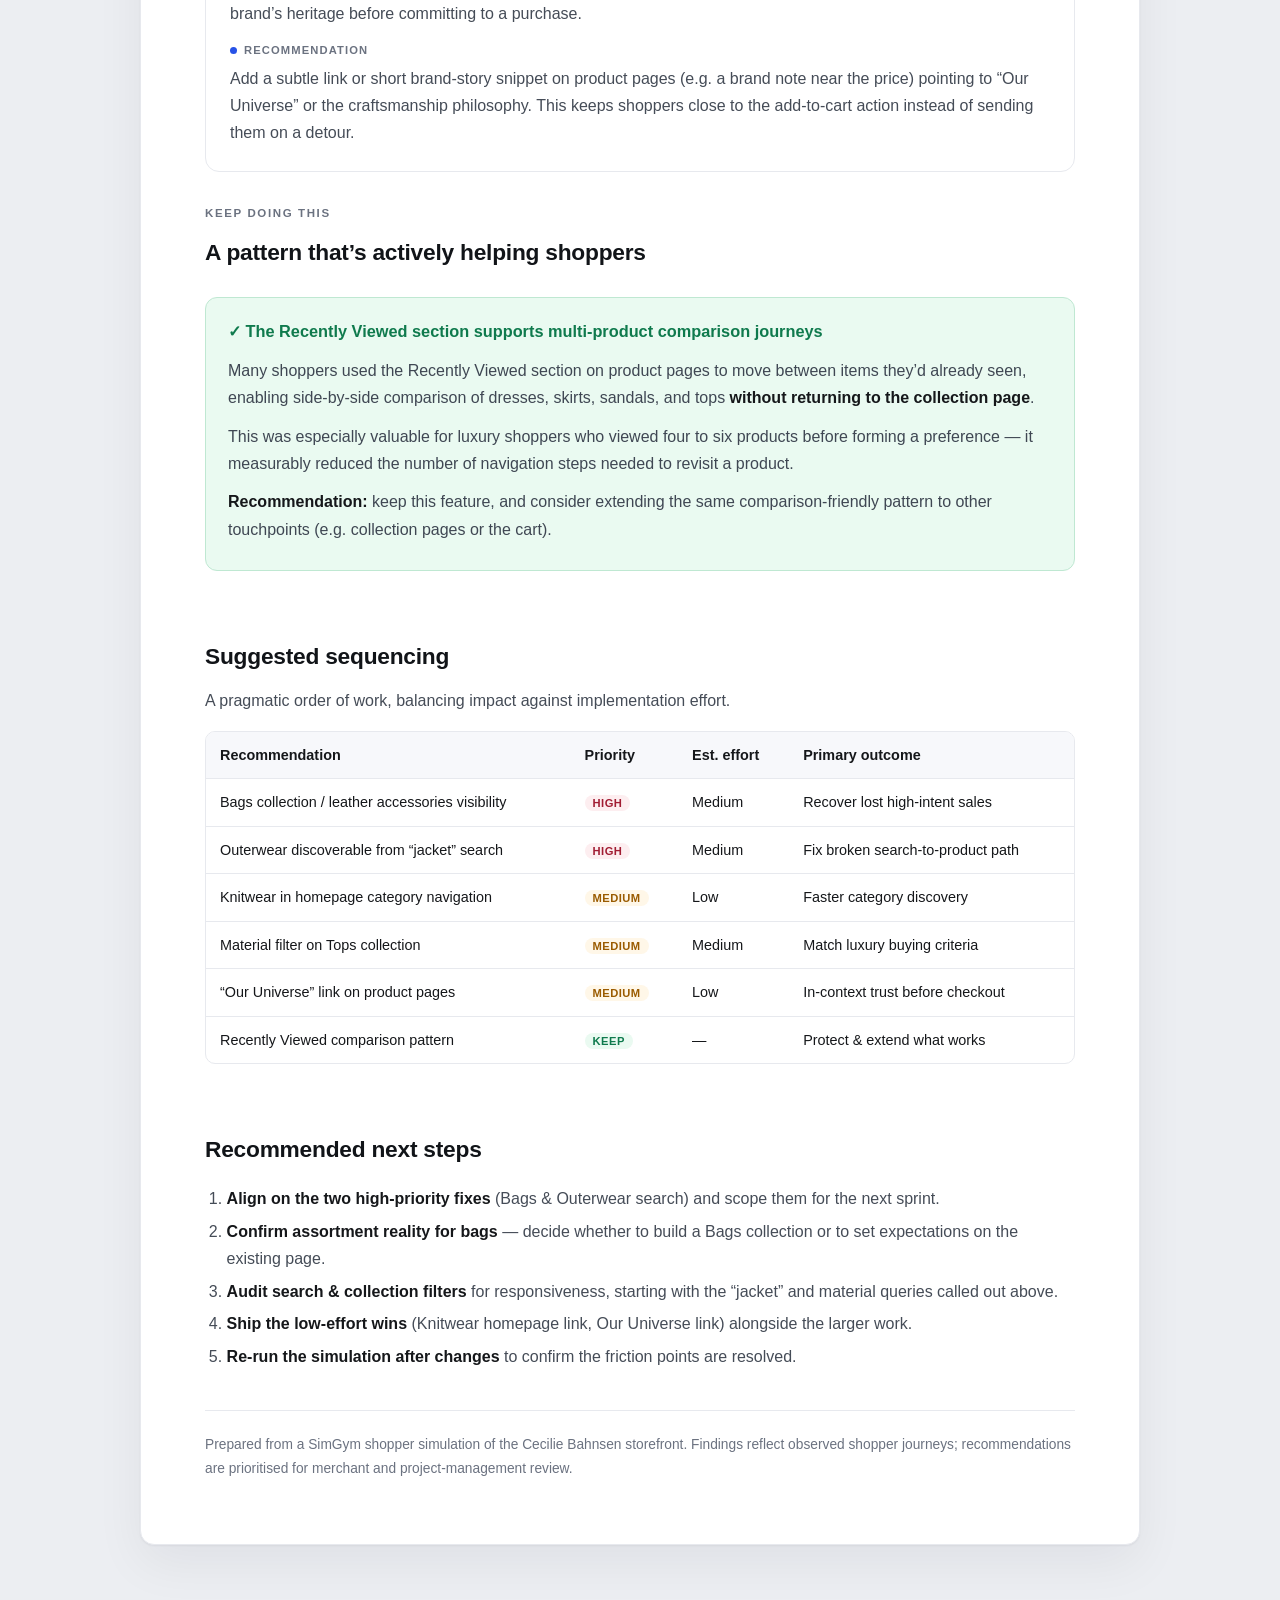
<file: signifly/simgym-shopper-simulation.html>
<!doctype html>
<html lang="en">
  <head>
    <meta charset="utf-8" />
    <meta name="viewport" content="width=device-width, initial-scale=1" />
    <title>Shopper Simulation Findings — Cecilie Bahnsen</title>
    <style>
      :root {
        --ink: #15171a;
        --soft: #454c57;
        --muted: #6b7280;
        --rule: #e7e9ee;
        --bg: #ffffff;
        --page: #eceef2;
        --link: #2752e7;
        --brand: #111418;
        --brand2: #3b3f46;
        --ok: #0f7a4d;
        --ok-bg: #eafaf1;
        --ok-rule: #bfe8d2;
        --warn: #9a5b00;
        --warn-bg: #fff7e8;
        --warn-rule: #f3dca6;
        --hi: #a11d33;
        --hi-bg: #fdeef0;
        --hi-rule: #f3c9d0;
        --maxw: 1000px;
      }
      * {
        box-sizing: border-box;
      }
      html {
        scroll-behavior: smooth;
        -webkit-text-size-adjust: 100%;
      }
      body {
        margin: 0;
        background: var(--page);
        color: var(--ink);
        font:
          16px/1.7 -apple-system,
          BlinkMacSystemFont,
          'Segoe UI',
          Roboto,
          Helvetica,
          Arial,
          sans-serif;
      }

      .topbar {
        position: sticky;
        top: 0;
        z-index: 40;
        background: rgba(255, 255, 255, 0.88);
        backdrop-filter: saturate(180%) blur(10px);
        border-bottom: 1px solid var(--rule);
      }
      .topbar .inner {
        max-width: var(--maxw);
        margin: 0 auto;
        padding: 10px 28px;
        display: flex;
        align-items: center;
        gap: 14px;
        font-size: 0.85rem;
        color: var(--muted);
      }
      .topbar .tag {
        font-weight: 700;
        letter-spacing: 0.08em;
        text-transform: uppercase;
        color: var(--brand);
        font-size: 0.72rem;
        border: 1px solid var(--rule);
        border-radius: 999px;
        padding: 3px 10px;
        background: #fff;
      }
      .topbar .spacer {
        flex: 1;
      }
      .btn {
        appearance: none;
        cursor: pointer;
        font: inherit;
        font-size: 0.82rem;
        border: 1px solid var(--rule);
        background: #fff;
        color: var(--soft);
        padding: 6px 12px;
        border-radius: 8px;
        text-decoration: none;
        transition: 0.15s;
      }
      .btn:hover {
        border-color: #cbd2dd;
        color: var(--ink);
      }

      .sheet {
        max-width: var(--maxw);
        margin: 26px auto 90px;
        background: var(--bg);
        border: 1px solid var(--rule);
        border-radius: 14px;
        overflow: hidden;
        box-shadow:
          0 1px 2px rgba(16, 24, 40, 0.05),
          0 18px 50px rgba(16, 24, 40, 0.06);
      }

      .cover {
        padding: 54px 64px 44px;
        color: #fff;
        background:
          radial-gradient(
            1200px 320px at 82% -40%,
            rgba(255, 255, 255, 0.13),
            transparent 60%
          ),
          linear-gradient(135deg, #14161a 0%, #23262d 55%, #34383f 100%);
      }
      .cover .eyebrow {
        font-size: 0.78rem;
        letter-spacing: 0.18em;
        text-transform: uppercase;
        color: #aeb4c0;
        margin: 0 0 14px;
      }
      .cover h1 {
        margin: 0;
        font-size: 2.2rem;
        line-height: 1.16;
        letter-spacing: -0.015em;
        font-weight: 680;
      }
      .cover .sub {
        margin: 15px 0 26px;
        color: #d4d8e0;
        font-size: 1.04rem;
        max-width: 64ch;
      }
      .meta {
        display: flex;
        flex-wrap: wrap;
        gap: 8px;
      }
      .meta .m {
        background: rgba(255, 255, 255, 0.1);
        border: 1px solid rgba(255, 255, 255, 0.18);
        border-radius: 999px;
        padding: 6px 13px;
        font-size: 0.8rem;
        color: #eef0f4;
      }
      .meta .m b {
        color: #fff;
        font-weight: 650;
      }

      .body {
        padding: 8px 64px 64px;
      }

      .lead {
        font-size: 1.06rem;
        color: var(--soft);
        margin: 28px 0 6px;
      }

      /* stat row */
      .stats {
        display: grid;
        grid-template-columns: repeat(4, 1fr);
        gap: 14px;
        margin: 24px 0 8px;
      }
      .stat {
        border: 1px solid var(--rule);
        border-radius: 12px;
        padding: 16px 18px;
        background: #f8f9fc;
      }
      .stat .n {
        font-size: 1.7rem;
        font-weight: 700;
        color: var(--brand);
        letter-spacing: -0.02em;
      }
      .stat .l {
        font-size: 0.8rem;
        color: var(--muted);
        margin-top: 2px;
      }

      .toc {
        margin: 30px 0 8px;
        padding: 20px 24px;
        background: #f8f9fc;
        border: 1px solid var(--rule);
        border-radius: 12px;
      }
      .toc h4 {
        margin: 0 0 12px;
        font-size: 0.74rem;
        letter-spacing: 0.14em;
        text-transform: uppercase;
        color: var(--muted);
      }
      .toc ol {
        margin: 0;
        padding: 0;
        list-style: none;
        counter-reset: t;
      }
      .toc li {
        margin: 0.45em 0;
        counter-increment: t;
        break-inside: avoid;
      }
      .toc a {
        color: var(--soft);
        display: flex;
        gap: 0.7em;
        align-items: baseline;
        text-decoration: none;
      }
      .toc a::before {
        content: counter(t);
        color: #fff;
        background: var(--brand);
        border-radius: 6px;
        min-width: 1.5em;
        height: 1.5em;
        display: inline-grid;
        place-items: center;
        font-size: 0.72em;
        font-weight: 700;
        flex: none;
      }
      .toc a:hover {
        color: var(--ink);
      }
      .toc .pri {
        margin-left: auto;
        font-size: 0.68rem;
        font-weight: 700;
        letter-spacing: 0.06em;
        text-transform: uppercase;
        padding: 2px 8px;
        border-radius: 999px;
        white-space: nowrap;
      }
      .pri.p-hi {
        background: var(--hi-bg);
        color: var(--hi);
        border: 1px solid var(--hi-rule);
      }
      .pri.p-med {
        background: var(--warn-bg);
        color: var(--warn);
        border: 1px solid var(--warn-rule);
      }
      .pri.p-keep {
        background: var(--ok-bg);
        color: var(--ok);
        border: 1px solid var(--ok-rule);
      }

      h2 {
        font-size: 1.42rem;
        font-weight: 660;
        letter-spacing: -0.01em;
        color: var(--brand);
        margin: 2.6em 0 0.3em;
        padding-top: 0.3em;
        scroll-margin-top: 64px;
      }
      .section-eyebrow {
        font-size: 0.72rem;
        letter-spacing: 0.14em;
        text-transform: uppercase;
        color: var(--muted);
        margin: 2.8em 0 0;
        font-weight: 700;
      }
      .section-eyebrow + h2 {
        margin-top: 0.1em;
      }

      h3 {
        font-size: 1.1rem;
        font-weight: 650;
        margin: 1.8em 0 0.5em;
        color: var(--brand2);
      }
      p {
        margin: 0.7em 0;
        color: var(--soft);
      }
      p strong,
      li strong {
        color: var(--ink);
      }
      a {
        color: var(--link);
        text-decoration: none;
      }
      a:hover {
        text-decoration: underline;
      }
      ul,
      ol {
        padding-left: 1.35em;
      }
      li {
        margin: 0.35em 0;
        color: var(--soft);
      }

      /* finding card */
      .card {
        border: 1px solid var(--rule);
        border-radius: 14px;
        padding: 0;
        margin: 1.4em 0;
        overflow: hidden;
        background: #fff;
        scroll-margin-top: 64px;
      }
      .card > .head {
        display: flex;
        align-items: flex-start;
        gap: 14px;
        padding: 20px 24px 16px;
        border-bottom: 1px solid var(--rule);
      }
      .card .idx {
        flex: none;
        width: 1.9em;
        height: 1.9em;
        display: inline-grid;
        place-items: center;
        background: var(--brand);
        color: #fff;
        border-radius: 9px;
        font-size: 0.85rem;
        font-weight: 700;
        margin-top: 2px;
      }
      .card .htext {
        flex: 1;
      }
      .card .htext .t {
        font-size: 1.1rem;
        font-weight: 660;
        color: var(--brand);
        line-height: 1.35;
      }
      .card .pri {
        flex: none;
        margin-top: 4px;
      }
      .card .inner {
        padding: 6px 24px 20px;
      }
      .block {
        margin: 14px 0 0;
      }
      .block .lbl {
        font-size: 0.7rem;
        letter-spacing: 0.1em;
        text-transform: uppercase;
        font-weight: 700;
        color: var(--muted);
        display: flex;
        align-items: center;
        gap: 7px;
        margin-bottom: 4px;
      }
      .block .lbl .dot {
        width: 7px;
        height: 7px;
        border-radius: 50%;
      }
      .dot.rec {
        background: var(--link);
      }
      .dot.obs {
        background: var(--muted);
      }
      .dot.imp {
        background: var(--hi);
      }
      .block p {
        margin: 0.3em 0;
      }
      .card .inner ul {
        margin: 0.3em 0;
      }

      table {
        border-collapse: separate;
        border-spacing: 0;
        width: 100%;
        margin: 1.2em 0;
        font-size: 0.9rem;
        border: 1px solid var(--rule);
        border-radius: 10px;
        overflow: hidden;
      }
      th,
      td {
        padding: 11px 14px;
        text-align: left;
        vertical-align: top;
        border-bottom: 1px solid var(--rule);
      }
      th {
        background: #f7f8fb;
        font-weight: 650;
        color: var(--ink);
      }
      tr:last-child td {
        border-bottom: 0;
      }
      tbody tr:hover td {
        background: #fafbfd;
      }
      .chip {
        font-size: 0.7rem;
        font-weight: 700;
        letter-spacing: 0.04em;
        text-transform: uppercase;
        padding: 2px 8px;
        border-radius: 999px;
        white-space: nowrap;
      }
      .chip.hi {
        background: var(--hi-bg);
        color: var(--hi);
      }
      .chip.med {
        background: var(--warn-bg);
        color: var(--warn);
      }
      .chip.keep {
        background: var(--ok-bg);
        color: var(--ok);
      }
      .chip.lo {
        background: #eef0f4;
        color: var(--brand2);
      }

      .callout {
        border: 1px solid var(--rule);
        border-radius: 12px;
        padding: 4px 22px 16px;
        margin: 1.6em 0;
      }
      .callout.ok {
        background: var(--ok-bg);
        border-color: var(--ok-rule);
      }
      .callout > .head {
        display: flex;
        align-items: center;
        gap: 10px;
        font-weight: 680;
        margin: 16px 0 4px;
        font-size: 1.02rem;
      }
      .callout.ok .head {
        color: var(--ok);
      }
      .callout p,
      .callout li {
        color: #3f4753;
      }

      footer {
        border-top: 1px solid var(--rule);
        margin-top: 40px;
        padding-top: 22px;
        font-size: 0.86rem;
        color: var(--muted);
      }

      @media (max-width: 720px) {
        .cover {
          padding: 38px 24px 30px;
        }
        .cover h1 {
          font-size: 1.6rem;
        }
        .body {
          padding: 8px 22px 44px;
        }
        .stats {
          grid-template-columns: repeat(2, 1fr);
        }
        .toc ol {
          columns: 1;
        }
      }
      @media print {
        body {
          background: #fff;
        }
        .topbar {
          display: none;
        }
        .sheet {
          box-shadow: none;
          border: 0;
          margin: 0;
        }
        .card,
        .callout {
          break-inside: avoid;
        }
      }
    </style>
  </head>
  <body>
    <div class="topbar">
      <div class="inner">
        <span class="tag">SimGym</span>
        <span>Shopper Simulation · Findings &amp; Recommendations</span>
        <span class="spacer"></span>
        <a class="btn" href="javascript:window.print()">Print / Save PDF</a>
      </div>
    </div>

    <main class="sheet">
      <header class="cover">
        <p class="eyebrow">Shopper Simulation Report · SimGym</p>
        <h1>
          What our shoppers tried to do — and where the storefront got in their
          way
        </h1>
        <p class="sub">
          We ran an AI shopper simulation across the Cecilie Bahnsen storefront,
          tracing realistic luxury-customer journeys end to end. This report
          translates what those shoppers experienced into six prioritised,
          actionable improvements for the store.
        </p>
        <div class="meta">
          <span class="m"
            >Prepared for <b>Store Owner &amp; Project Manager</b></span
          >
          <span class="m">Method <b>SimGym shopper simulation</b></span>
          <span class="m">Findings <b>6</b></span>
          <span class="m">Date <b>18 June 2026</b></span>
        </div>
      </header>

      <div class="body">
        <p class="lead">
          Each finding below is grounded in observed shopper behaviour — not
          opinion. For every item we describe
          <strong>what shoppers did</strong>,
          <strong>where they got stuck</strong>, and
          <strong>the specific change</strong> that would have kept them moving
          toward checkout.
        </p>

        <div class="stats">
          <div class="stat">
            <div class="n">6</div>
            <div class="l">Findings identified</div>
          </div>
          <div class="stat">
            <div class="n">2</div>
            <div class="l">High-priority fixes</div>
          </div>
          <div class="stat">
            <div class="n">3</div>
            <div class="l">Discoverability gaps</div>
          </div>
          <div class="stat">
            <div class="n">1</div>
            <div class="l">Pattern working well</div>
          </div>
        </div>

        <section class="toc">
          <h4>Recommendations at a glance</h4>
          <ol>
            <li>
              <a href="#f1"
                ><span
                  >Add a direct Bags collection / surface leather
                  accessories</span
                ><span class="pri p-hi">High</span></a
              >
            </li>
            <li>
              <a href="#f2"
                ><span>Make Outerwear discoverable from “jacket” search</span
                ><span class="pri p-hi">High</span></a
              >
            </li>
            <li>
              <a href="#f3"
                ><span>Surface Knitwear in homepage category navigation</span
                ><span class="pri p-med">Medium</span></a
              >
            </li>
            <li>
              <a href="#f4"
                ><span>Add a material filter to the Tops collection</span
                ><span class="pri p-med">Medium</span></a
              >
            </li>
            <li>
              <a href="#f5"
                ><span
                  >Link “Our Universe” / brand story from product pages</span
                ><span class="pri p-med">Medium</span></a
              >
            </li>
            <li>
              <a href="#f6"
                ><span>Keep &amp; extend the Recently Viewed section</span
                ><span class="pri p-keep">Working</span></a
              >
            </li>
          </ol>
        </section>

        <!-- ======================= HIGH PRIORITY ======================= -->
        <p class="section-eyebrow">Priority 1 — Conversion blockers</p>
        <h2>Shoppers left without finding what they came for</h2>
        <p>
          These two findings cost completed journeys: shoppers had clear intent,
          searched repeatedly, and abandoned without reaching a product. They
          are the highest-return fixes.
        </p>

        <article class="card" id="f1">
          <div class="head">
            <span class="idx">1</span>
            <div class="htext">
              <div class="t">
                Add a direct “Bags” collection page, or surface leather
                accessories more prominently in Shoes &amp; Accessories
              </div>
            </div>
            <span class="pri p-hi">High</span>
          </div>
          <div class="inner">
            <div class="block">
              <div class="lbl">
                <span class="dot obs"></span>What shoppers did
              </div>
              <p>
                Several shoppers specifically looking for premium leather bags
                or handbags filtered into Shoes &amp; Accessories and found only
                the North Face collaboration duffels. They then searched
                “leather bag”, “handbag”, and “tote” — with no relevant results
                — and
                <strong
                  >left without finding what they were looking for.</strong
                >
              </p>
            </div>
            <div class="block">
              <div class="lbl"><span class="dot rec"></span>Recommendation</div>
              <p>
                Create a dedicated Bags collection page, or ensure the Bags
                filter in Shoes &amp; Accessories reliably surfaces every
                available bag product. If the bag assortment is genuinely
                limited to collaborations, make that clear on the collection
                page so shoppers aren’t sent on a fruitless search.
              </p>
            </div>
            <div class="block">
              <div class="lbl"><span class="dot imp"></span>Why it matters</div>
              <p>
                This is high-intent, high-margin demand walking out the door. A
                shopper searching three times for the same category has already
                decided to buy — they simply can’t find the product.
              </p>
            </div>
          </div>
        </article>

        <article class="card" id="f2">
          <div class="head">
            <span class="idx">2</span>
            <div class="htext">
              <div class="t">
                Make the Outerwear / Jackets path more discoverable from search
                results for “jacket” queries
              </div>
            </div>
            <span class="pri p-hi">High</span>
          </div>
          <div class="inner">
            <div class="block">
              <div class="lbl">
                <span class="dot obs"></span>What shoppers did
              </div>
              <p>
                Shoppers searching for “jacket” or “jackets” hit results
                cluttered with unrelated items (shoes, bags) and category
                filters that were unresponsive. They eventually found jackets
                only by manually navigating
                <strong>Shop &rsaquo; Outerwear</strong> — several extra steps
                later.
              </p>
            </div>
            <div class="block">
              <div class="lbl"><span class="dot rec"></span>Recommendation</div>
              <p>
                When shoppers search “jacket”, surface the Outerwear collection
                prominently — via a collection banner at the top of results or a
                working category filter. A direct “Shop Outerwear” suggestion
                would save multiple navigation steps.
              </p>
            </div>
            <div class="block">
              <div class="lbl"><span class="dot imp"></span>Why it matters</div>
              <p>
                Search is a strong-intent surface. Unresponsive filters and
                noisy results erode trust at exactly the moment a shopper is
                closest to a purchase decision.
              </p>
            </div>
          </div>
        </article>

        <!-- ======================= MEDIUM PRIORITY ======================= -->
        <p class="section-eyebrow">
          Priority 2 — Discoverability &amp; merchandising
        </p>
        <h2>Good products that shoppers had to work too hard to find</h2>
        <p>
          The products exist and shoppers wanted them — but the path to them was
          indirect. These changes reduce friction and shorten journeys.
        </p>

        <article class="card" id="f3">
          <div class="head">
            <span class="idx">3</span>
            <div class="htext">
              <div class="t">
                Surface the Knitwear collection link in the main homepage
                category navigation
              </div>
            </div>
            <span class="pri p-med">Medium</span>
          </div>
          <div class="inner">
            <div class="block">
              <div class="lbl">
                <span class="dot obs"></span>What shoppers did
              </div>
              <p>
                Several shoppers looking for knitwear went to Tops first, then
                discovered the Knitwear collection only via a footer link.
                Although Knitwear does appear in the header Category dropdown,
                shoppers did not find it there intuitively — the footer was the
                discovery path.
              </p>
            </div>
            <div class="block">
              <div class="lbl"><span class="dot rec"></span>Recommendation</div>
              <p>
                Add a visible Knitwear link to the homepage category row
                alongside Dresses, Tops, and Shoes &amp; Accessories — matching
                the discoverability those categories already enjoy.
              </p>
            </div>
          </div>
        </article>

        <article class="card" id="f4">
          <div class="head">
            <span class="idx">4</span>
            <div class="htext">
              <div class="t">
                Add a material-based filter to the Tops collection to help
                shoppers find silk and natural-fibre pieces
              </div>
            </div>
            <span class="pri p-med">Medium</span>
          </div>
          <div class="inner">
            <div class="block">
              <div class="lbl">
                <span class="dot obs"></span>What shoppers did
              </div>
              <p>
                Several shoppers browsing tops searched “silk” or “wool” via
                site search after finding many tops used synthetic blends — and
                those searches did not return useful filtered results.
              </p>
            </div>
            <div class="block">
              <div class="lbl"><span class="dot rec"></span>Recommendation</div>
              <p>
                Add a material filter (e.g. Cotton, Silk, Cashmere, Recycled) to
                the Tops collection page, so shoppers can identify natural-fibre
                pieces without opening individual product pages.
              </p>
            </div>
            <div class="block">
              <div class="lbl"><span class="dot imp"></span>Why it matters</div>
              <p>
                Material is a primary buying criterion for the luxury customer.
                Making it filterable signals quality and respects how this
                audience actually shops.
              </p>
            </div>
          </div>
        </article>

        <article class="card" id="f5">
          <div class="head">
            <span class="idx">5</span>
            <div class="htext">
              <div class="t">
                Link the “Our Universe” and brand story pages from product pages
                to support in-context trust building
              </div>
            </div>
            <span class="pri p-med">Medium</span>
          </div>
          <div class="inner">
            <div class="block">
              <div class="lbl">
                <span class="dot obs"></span>What shoppers did
              </div>
              <p>
                Several shoppers — after reviewing product details — navigated
                to the About or Our Universe page to validate the brand’s
                heritage before committing to a purchase.
              </p>
            </div>
            <div class="block">
              <div class="lbl"><span class="dot rec"></span>Recommendation</div>
              <p>
                Add a subtle link or short brand-story snippet on product pages
                (e.g. a brand note near the price) pointing to “Our Universe” or
                the craftsmanship philosophy. This keeps shoppers close to the
                add-to-cart action instead of sending them on a detour.
              </p>
            </div>
          </div>
        </article>

        <!-- ======================= WORKING WELL ======================= -->
        <p class="section-eyebrow">Keep doing this</p>
        <h2>A pattern that’s actively helping shoppers</h2>

        <div class="callout ok" id="f6">
          <div class="head">
            ✓ The Recently Viewed section supports multi-product comparison
            journeys
          </div>
          <p>
            Many shoppers used the Recently Viewed section on product pages to
            move between items they’d already seen, enabling side-by-side
            comparison of dresses, skirts, sandals, and tops
            <strong>without returning to the collection page</strong>.
          </p>
          <p>
            This was especially valuable for luxury shoppers who viewed four to
            six products before forming a preference — it measurably reduced the
            number of navigation steps needed to revisit a product.
          </p>
          <p>
            <strong>Recommendation:</strong> keep this feature, and consider
            extending the same comparison-friendly pattern to other touchpoints
            (e.g. collection pages or the cart).
          </p>
        </div>

        <!-- ======================= PRIORITY MATRIX ======================= -->
        <h2>Suggested sequencing</h2>
        <p>
          A pragmatic order of work, balancing impact against implementation
          effort.
        </p>
        <table>
          <thead>
            <tr>
              <th style="width: 42%">Recommendation</th>
              <th>Priority</th>
              <th>Est. effort</th>
              <th>Primary outcome</th>
            </tr>
          </thead>
          <tbody>
            <tr>
              <td>Bags collection / leather accessories visibility</td>
              <td><span class="chip hi">High</span></td>
              <td>Medium</td>
              <td>Recover lost high-intent sales</td>
            </tr>
            <tr>
              <td>Outerwear discoverable from “jacket” search</td>
              <td><span class="chip hi">High</span></td>
              <td>Medium</td>
              <td>Fix broken search-to-product path</td>
            </tr>
            <tr>
              <td>Knitwear in homepage category navigation</td>
              <td><span class="chip med">Medium</span></td>
              <td>Low</td>
              <td>Faster category discovery</td>
            </tr>
            <tr>
              <td>Material filter on Tops collection</td>
              <td><span class="chip med">Medium</span></td>
              <td>Medium</td>
              <td>Match luxury buying criteria</td>
            </tr>
            <tr>
              <td>“Our Universe” link on product pages</td>
              <td><span class="chip med">Medium</span></td>
              <td>Low</td>
              <td>In-context trust before checkout</td>
            </tr>
            <tr>
              <td>Recently Viewed comparison pattern</td>
              <td><span class="chip keep">Keep</span></td>
              <td>—</td>
              <td>Protect &amp; extend what works</td>
            </tr>
          </tbody>
        </table>

        <h2>Recommended next steps</h2>
        <ol>
          <li>
            <strong>Align on the two high-priority fixes</strong> (Bags &amp;
            Outerwear search) and scope them for the next sprint.
          </li>
          <li>
            <strong>Confirm assortment reality for bags</strong> — decide
            whether to build a Bags collection or to set expectations on the
            existing page.
          </li>
          <li>
            <strong>Audit search &amp; collection filters</strong> for
            responsiveness, starting with the “jacket” and material queries
            called out above.
          </li>
          <li>
            <strong>Ship the low-effort wins</strong> (Knitwear homepage link,
            Our Universe link) alongside the larger work.
          </li>
          <li>
            <strong>Re-run the simulation after changes</strong> to confirm the
            friction points are resolved.
          </li>
        </ol>

        <footer>
          Prepared from a SimGym shopper simulation of the Cecilie Bahnsen
          storefront. Findings reflect observed shopper journeys;
          recommendations are prioritised for merchant and project-management
          review.
        </footer>
      </div>
    </main>
  </body>
</html>
</file>
